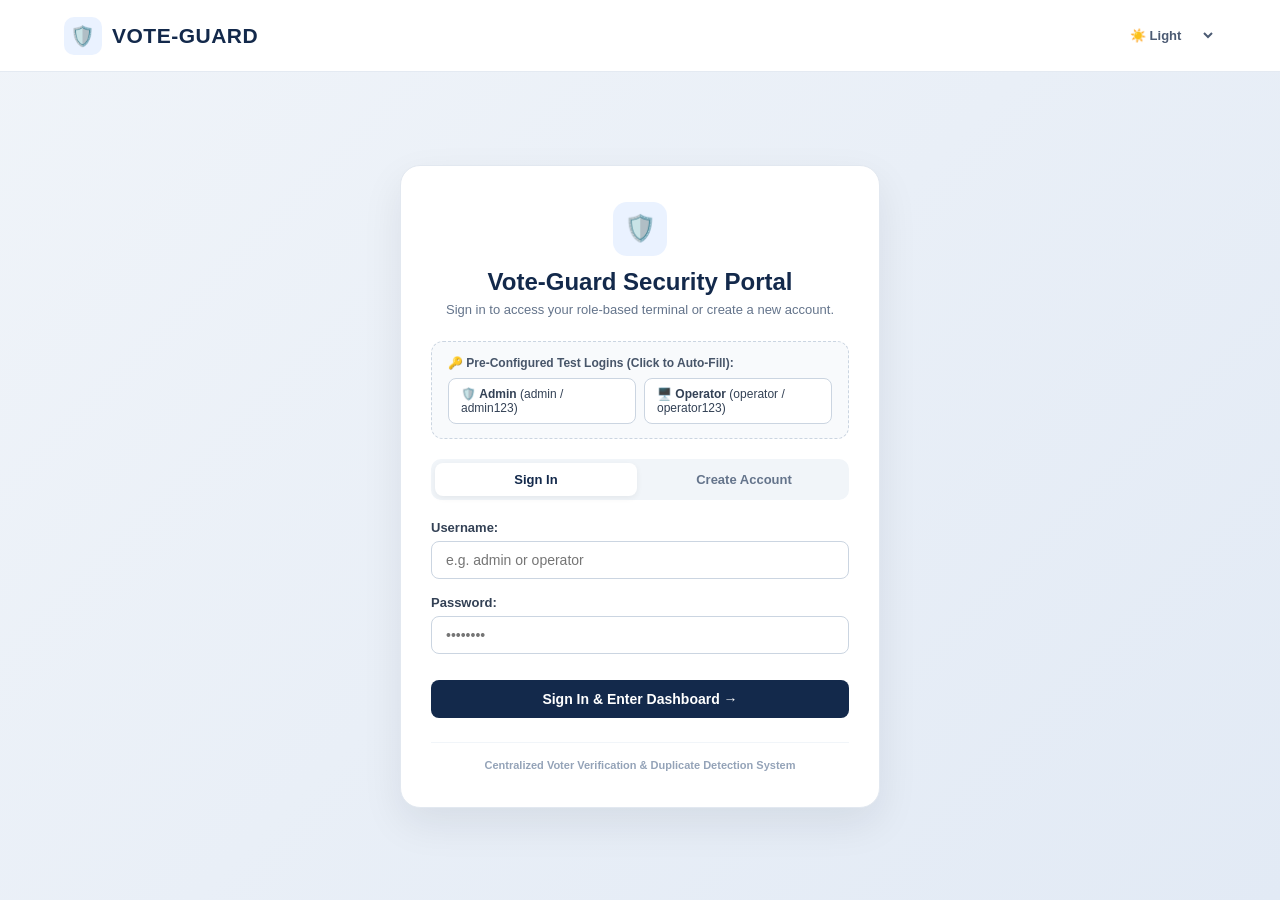
<file: index.html>
<!DOCTYPE html>
<html lang="en">
<head>
    <meta charset="UTF-8">
    <meta name="viewport" content="width=device-width, initial-scale=1.0">
    <title>Vote-Guard | Sign In & Authentication</title>
    <link rel="stylesheet" href="style.css">
    <script>
        (function() {
            const savedTheme = localStorage.getItem("voteGuardTheme") || "light";
            const isDark = savedTheme === "dark" || 
                (savedTheme === "system" && window.matchMedia("(prefers-color-scheme: dark)").matches);
            if (isDark) {
                document.documentElement.setAttribute("data-theme", "dark");
            } else {
                document.documentElement.setAttribute("data-theme", "light");
            }
        })();
    </script>
</head>
<body class="auth-page-body">

    <!-- Navbar -->
    <header class="navbar">
        <div class="logo">
            <span class="logo-icon">🛡️</span>
            <span>VOTE-GUARD</span>
        </div>
        <div class="theme-switcher">
            <select id="themeSelect" class="theme-select" aria-label="Theme Selection">
                <option value="light">☀️ Light</option>
                <option value="dark">🌙 Dark</option>
                <option value="system">💻 System</option>
            </select>
        </div>
    </header>

    <!-- Main Auth Card Container -->
    <main class="auth-wrapper">
        <div class="auth-card">
            
            <div class="auth-card-header">
                <div class="auth-logo-badge">🛡️</div>
                <h2>Vote-Guard Security Portal</h2>
                <p>Sign in to access your role-based terminal or create a new account.</p>
            </div>

            <!-- Public Demo Mode Banner (Active on GitHub Pages / ?demo=true) -->
            <div id="demoModeBanner" class="demo-mode-banner" style="display: none;">
                <div class="demo-banner-content">
                    <span class="demo-badge">🌐 PUBLIC DEMO MODE</span>
                    <span>Running client-side simulation. No backend or physical hardware required.</span>
                </div>
            </div>

            <!-- Pre-configured Credentials Quick-Fill Hint -->
            <div class="quick-credentials-box">
                <div class="quick-cred-title">🔑 Pre-Configured Test Logins (Click to Auto-Fill):</div>
                <div class="quick-cred-buttons">
                    <button type="button" id="fillAdminBtn" class="quick-cred-btn">
                        🛡️ <strong>Admin</strong> (admin / admin123)
                    </button>
                    <button type="button" id="fillOperatorBtn" class="quick-cred-btn">
                        🖥️ <strong>Operator</strong> (operator / operator123)
                    </button>
                </div>
            </div>

            <!-- Tab Switcher: Login vs Signup -->
            <div class="auth-tabs">
                <button type="button" id="tabLoginBtn" class="auth-tab-btn active">Sign In</button>
                <button type="button" id="tabSignupBtn" class="auth-tab-btn">Create Account</button>
            </div>

            <!-- 1. LOGIN FORM -->
            <form id="loginForm" class="auth-form-content">
                <div class="form-group">
                    <label for="loginUsername">Username:</label>
                    <input type="text" id="loginUsername" class="form-input" placeholder="e.g. admin or operator" required autocomplete="username">
                </div>

                <div class="form-group">
                    <label for="loginPassword">Password:</label>
                    <input type="password" id="loginPassword" class="form-input" placeholder="••••••••" required autocomplete="current-password">
                </div>

                <button type="submit" id="loginSubmitBtn" class="btn-primary" style="margin-top: 10px;">
                    Sign In & Enter Dashboard →
                </button>

                <div id="loginAlert" class="alert-box alert-error"></div>
            </form>

            <!-- 2. SIGNUP FORM -->
            <form id="signupForm" class="auth-form-content" style="display:none;">
                <div class="form-group">
                    <label for="signupFullName">Full Legal Name:</label>
                    <input type="text" id="signupFullName" class="form-input" placeholder="e.g. Officer Vikram Singh" required>
                </div>

                <div class="form-group">
                    <label for="signupUsername">Desired Username:</label>
                    <input type="text" id="signupUsername" class="form-input" placeholder="e.g. vikram_admin" required autocomplete="username">
                </div>

                <div class="form-group">
                    <label for="signupPassword">Password:</label>
                    <input type="password" id="signupPassword" class="form-input" placeholder="Create a secure password" required autocomplete="new-password">
                </div>

                <div class="form-group">
                    <label for="signupRole">Select System Role:</label>
                    <select id="signupRole" class="form-select" required>
                        <option value="operator">🖥️ Polling Operator (Live RFID Receiver Terminal)</option>
                        <option value="admin">🛡️ System Administrator (2FA Registration, Stats & Audit)</option>
                    </select>
                </div>

                <button type="submit" id="signupSubmitBtn" class="btn-primary" style="margin-top: 10px;">
                    Create Account & Continue →
                </button>

                <div id="signupAlert" class="alert-box alert-error"></div>
            </form>

            <div class="auth-card-footer">
                <span>Centralized Voter Verification & Duplicate Detection System</span>
            </div>

        </div>
    </main>

    <script src="demo-mock-engine.js"></script>
    <script src="auth.js"></script>
</body>
</html>
</file>
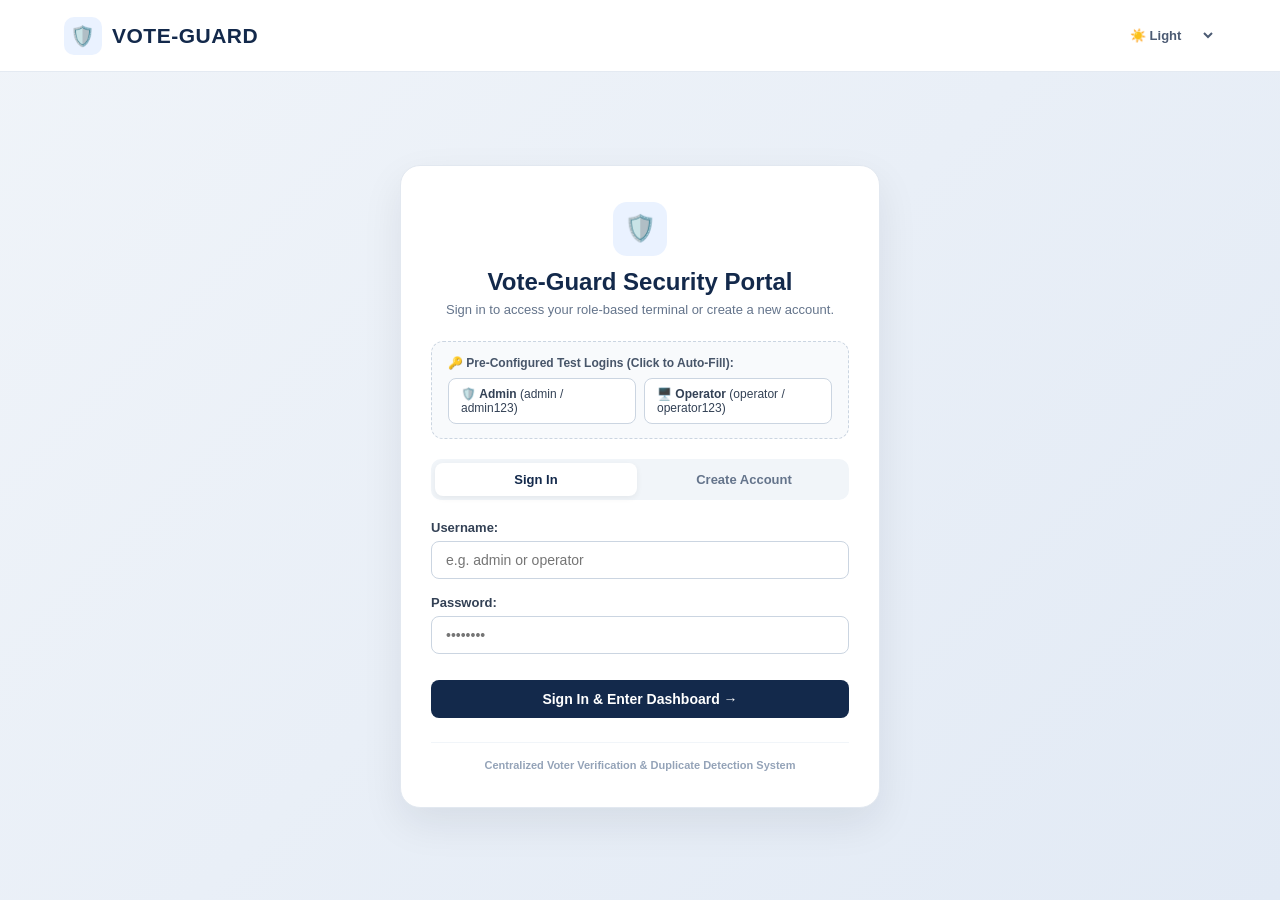
<file: admin.html>
<!DOCTYPE html>
<html lang="en">
<head>
    <meta charset="UTF-8">
    <meta name="viewport" content="width=device-width, initial-scale=1.0">
    <title>Vote-Guard | Admin Security & 2FA Console</title>
    <link rel="stylesheet" href="style.css">
    <script>
        (function() {
            const savedTheme = localStorage.getItem("voteGuardTheme") || "light";
            const isDark = savedTheme === "dark" || 
                (savedTheme === "system" && window.matchMedia("(prefers-color-scheme: dark)").matches);
            if (isDark) {
                document.documentElement.setAttribute("data-theme", "dark");
            } else {
                document.documentElement.setAttribute("data-theme", "light");
            }
        })();
    </script>
</head>
<body>

    <!-- ================= NAVBAR ================= -->
    <header class="navbar">
        <div class="logo">
            <span class="logo-icon">🛡️</span>
            <span>VOTE-GUARD</span>
        </div>

        <div class="admin-section">
            <div class="theme-switcher">
                <select id="themeSelect" class="theme-select" aria-label="Theme Selection">
                    <option value="light">☀️ Light</option>
                    <option value="dark">🌙 Dark</option>
                    <option value="system">💻 System</option>
                </select>
            </div>

            <!-- Role Badge -->
            <span class="role-badge role-badge-admin">🛡️ Role: Administrator</span>
            <span id="adminNameDisplay" class="admin-name">System Administrator</span>

            <a href="operator.html" class="logout-btn" style="text-decoration:none;">🖥️ Operator Screen</a>
            <button id="logoutBtn" class="logout-btn">Logout</button>
        </div>
    </header>

    <!-- ================= MAIN ADMIN CONTENT ================= -->
    <main class="dashboard">

        <!-- Page Heading -->
        <div class="page-heading">
            <div>
                <h1>Admin Security Console</h1>
                <p>Centralized Voter Management, 2FA KYC Credential Registry & Tamper-Evident Audit Storage</p>
            </div>

            <div class="system-status">
                <span class="status-dot"></span>
                <span id="systemStatusText">MySQL Connected</span>
            </div>
        </div>

        <!-- Public Demo Mode Informational Banner -->
        <div id="demoAdminBanner" class="demo-admin-banner" style="display: none;">
            <div class="demo-admin-banner-inner">
                <div>
                    <div style="display: flex; align-items: center; gap: 8px; margin-bottom: 4px;">
                        <span class="demo-badge">🌐 PUBLIC DEMO MODE</span>
                        <strong>Interactive In-Browser Simulation Active</strong>
                    </div>
                    <p style="font-size: 13px; color: #475569; margin: 0;">
                        Simulating centralized MySQL database, 2FA KYC registry, and tamper-evident audit storage in localStorage. All changes are local to your browser.
                    </p>
                </div>
                <button type="button" id="demoResetStorageBtn" class="reset-btn" style="color: #d64545; border-color: #fca5a5; background: #fff5f5;">
                    🔄 Reset All Demo Data
                </button>
            </div>
        </div>

        <!-- ================= STAT CARDS ================= -->
        <section class="stats-container">

            <div class="stat-card">
                <div class="stat-icon">👥</div>
                <div>
                    <p>Total Registered Voters</p>
                    <h2 id="totalVoters">0</h2>
                </div>
            </div>

            <div class="stat-card">
                <div class="stat-icon">✓</div>
                <div>
                    <p>Votes Recorded</p>
                    <h2 id="votesRecorded">0</h2>
                </div>
            </div>

            <div class="stat-card">
                <div class="stat-icon">◷</div>
                <div>
                    <p>Pending Votes</p>
                    <h2 id="pendingVotes">0</h2>
                </div>
            </div>

            <div class="stat-card">
                <div class="stat-icon">⚠</div>
                <div>
                    <p>Duplicate Fraud Blocked</p>
                    <h2 id="fraudAttempts">0</h2>
                </div>
            </div>

        </section>

        <!-- ================= 2FA REGISTRATION & CREDENTIALS ================= -->
        <div class="admin-grid">

            <!-- 1. REGISTER VOTER WITH 2FA CREDENTIAL BINDING -->
            <div class="admin-box">
                <div class="admin-box-header">
                    <h3>🛡️ Register Voter & Bind 2FA Credentials</h3>
                    <span class="badge-pill badge-assigned">2FA Protected</span>
                </div>

                <p style="font-size: 13px; color: #64748b; margin-bottom: 16px;">
                    Bind a physical RFID UID to verified Aadhaar and Election Commission (EPIC) credentials.
                    The system prohibits registering multiple UIDs to the same citizen identity.
                </p>

                <form id="voterRegistrationForm">

                    <div class="form-group">
                        <label for="regRfidUid">Physical RFID Tag UID: *</label>
                        <div style="display: flex; gap: 8px;">
                            <input type="text" id="regRfidUid" class="form-input" placeholder="e.g. 8A4F123B or tap on reader" required>
                            <button type="button" id="tapToFillBtn" class="logout-btn" style="white-space: nowrap; padding: 0 14px; font-size: 13px;">📡 Tap to Capture</button>
                        </div>
                    </div>

                    <div class="form-group">
                        <label for="regVoterName">Citizen Full Name: *</label>
                        <input type="text" id="regVoterName" class="form-input" placeholder="e.g. Aman Patel" required>
                    </div>

                    <div class="form-grid-2">
                        <div class="form-group">
                            <label for="regAadhar">Aadhaar Number (12 digits): *</label>
                            <input type="text" id="regAadhar" class="form-input" placeholder="e.g. 234567890123" required>
                        </div>

                        <div class="form-group">
                            <label for="regEpic">Election Card / EPIC: *</label>
                            <input type="text" id="regEpic" class="form-input" placeholder="e.g. VGD1000002" required>
                        </div>
                    </div>

                    <div class="form-group">
                        <label for="regPhone">Mobile Number (Dummy 2FA Contact):</label>
                        <input type="text" id="regPhone" class="form-input" placeholder="e.g. 9876543211">
                    </div>

                    <button type="submit" id="submitRegBtn" class="btn-primary" style="margin-top: 10px;">
                        🛡️ Verify Credentials & Register RFID UID
                    </button>

                </form>

                <!-- 2FA Alert Box -->
                <div id="regAlertBox" class="alert-box"></div>

            </div>


            <!-- 2. 2FA GOVERNMENT KYC CREDENTIALS REGISTRY -->
            <div class="admin-box">
                <div class="admin-box-header">
                    <h3>📋 2FA Citizen KYC Credentials</h3>
                    <span id="credAvailableCount" class="badge-pill badge-unassigned">0 Unassigned</span>
                </div>

                <p style="font-size: 13px; color: #64748b; margin-bottom: 14px;">
                    Pre-authorized government identities. When an identity is assigned, it cannot be rebound to another card.
                </p>

                <div class="table-container" style="max-height: 380px; overflow-y: auto;">
                    <table>
                        <thead>
                            <tr>
                                <th>Citizen Name</th>
                                <th>Aadhaar</th>
                                <th>Election Card</th>
                                <th>2FA Assignment</th>
                            </tr>
                        </thead>
                        <tbody id="credentialsTableBody">
                            <tr>
                                <td colspan="4" class="empty-row">Loading credentials...</td>
                            </tr>
                        </tbody>
                    </table>
                </div>

            </div>

        </div>


        <!-- ================= 3. OFFICIAL REGISTERED VOTERS DIRECTORY ================= -->
        <section class="recent-section" style="margin-bottom: 30px;">
            <div class="section-header">
                <div>
                    <h2>Official Registered Voters Directory</h2>
                    <p>Citizens registered to vote at this polling station.</p>
                </div>
                <button id="refreshVotersBtn" class="reset-btn">
                    🔄 Refresh Voters
                </button>
            </div>

            <div class="table-container">
                <table>
                    <thead>
                        <tr>
                            <th>Voter ID</th>
                            <th>Citizen Name</th>
                            <th>Aadhaar Number</th>
                            <th>Assigned RFID UID</th>
                            <th>Voting Status</th>
                            <th>Voted Timestamp</th>
                        </tr>
                    </thead>
                    <tbody id="votersTableBody">
                        <tr>
                            <td colspan="6" class="empty-row">Loading voters...</td>
                        </tr>
                    </tbody>
                </table>
            </div>
        </section>


        <!-- ================= 4. RECORDED VOTED RFIDs ================= -->
        <div class="recorded-card" style="margin-bottom: 30px;">
            <div class="card-header">
                <div>
                    <h2>Recorded Voted Cards</h2>
                    <p>RFID UIDs that have already cast their vote.</p>
                </div>
                <span class="recorded-count" id="recordedCount">0 Voters</span>
            </div>
            <div class="recorded-list" id="recordedVotersTable">
                <div class="no-recorded">No votes recorded yet.</div>
            </div>
        </div>


        <!-- ================= 5. PERMANENT SYSTEM AUDIT TRAIL ================= -->
        <section class="recent-section">
            <div class="section-header">
                <div>
                    <h2>Permanent System Audit Trail</h2>
                    <p>Tamper-evident chronological log of all votes, duplicate attempts, and admin events.</p>
                </div>
                <div style="display: flex; gap: 10px;">
                    <button id="resetVotesBtn" class="reset-btn" style="color: #d64545; border-color: #fca5a5;">
                        ⚠️ Reset Voting Statuses (Demo Mode)
                    </button>
                    <button id="refreshAuditBtn" class="reset-btn">
                        🔄 Refresh Logs
                    </button>
                </div>
            </div>

            <div class="table-container">
                <table>
                    <thead>
                        <tr>
                            <th>Log ID</th>
                            <th>Event Type</th>
                            <th>RFID UID</th>
                            <th>Status</th>
                            <th>Forensic Details</th>
                            <th>Timestamp</th>
                        </tr>
                    </thead>
                    <tbody id="auditTableBody">
                        <tr>
                            <td colspan="6" class="empty-row">Loading audit logs...</td>
                        </tr>
                    </tbody>
                </table>
            </div>
        </section>

    </main>

    <script src="demo-mock-engine.js"></script>
    <script src="admin.js"></script>
</body>
</html>
</file>
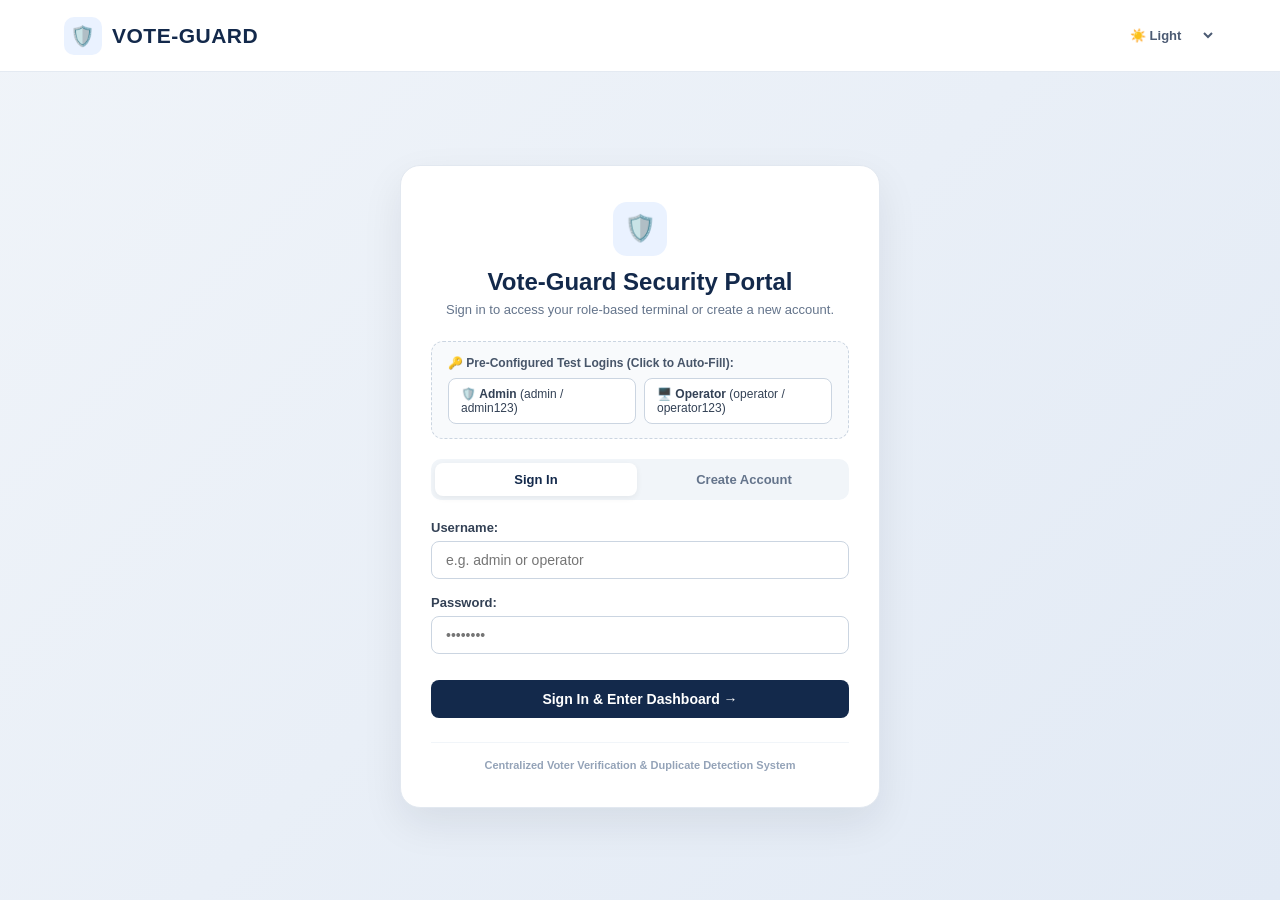
<file: login.html>
<!DOCTYPE html>
<html lang="en">
<head>
    <meta charset="UTF-8">
    <meta name="viewport" content="width=device-width, initial-scale=1.0">
    <title>Vote-Guard | Sign In & Authentication</title>
    <link rel="stylesheet" href="style.css">
    <script>
        (function() {
            const savedTheme = localStorage.getItem("voteGuardTheme") || "light";
            const isDark = savedTheme === "dark" || 
                (savedTheme === "system" && window.matchMedia("(prefers-color-scheme: dark)").matches);
            if (isDark) {
                document.documentElement.setAttribute("data-theme", "dark");
            } else {
                document.documentElement.setAttribute("data-theme", "light");
            }
        })();
    </script>
</head>
<body class="auth-page-body">

    <!-- Navbar -->
    <header class="navbar">
        <div class="logo">
            <span class="logo-icon">🛡️</span>
            <span>VOTE-GUARD</span>
        </div>
        <div class="theme-switcher">
            <select id="themeSelect" class="theme-select" aria-label="Theme Selection">
                <option value="light">☀️ Light</option>
                <option value="dark">🌙 Dark</option>
                <option value="system">💻 System</option>
            </select>
        </div>
    </header>

    <!-- Main Auth Card Container -->
    <main class="auth-wrapper">
        <div class="auth-card">
            
            <div class="auth-card-header">
                <div class="auth-logo-badge">🛡️</div>
                <h2>Vote-Guard Security Portal</h2>
                <p>Sign in to access your role-based terminal or create a new account.</p>
            </div>

            <!-- Public Demo Mode Banner (Active on GitHub Pages / ?demo=true) -->
            <div id="demoModeBanner" class="demo-mode-banner" style="display: none;">
                <div class="demo-banner-content">
                    <span class="demo-badge">🌐 PUBLIC DEMO MODE</span>
                    <span>Running client-side simulation. No backend or physical hardware required.</span>
                </div>
            </div>

            <!-- Pre-configured Credentials Quick-Fill Hint -->
            <div class="quick-credentials-box">
                <div class="quick-cred-title">🔑 Pre-Configured Test Logins (Click to Auto-Fill):</div>
                <div class="quick-cred-buttons">
                    <button type="button" id="fillAdminBtn" class="quick-cred-btn">
                        🛡️ <strong>Admin</strong> (admin / admin123)
                    </button>
                    <button type="button" id="fillOperatorBtn" class="quick-cred-btn">
                        🖥️ <strong>Operator</strong> (operator / operator123)
                    </button>
                </div>
            </div>

            <!-- Tab Switcher: Login vs Signup -->
            <div class="auth-tabs">
                <button type="button" id="tabLoginBtn" class="auth-tab-btn active">Sign In</button>
                <button type="button" id="tabSignupBtn" class="auth-tab-btn">Create Account</button>
            </div>

            <!-- 1. LOGIN FORM -->
            <form id="loginForm" class="auth-form-content">
                <div class="form-group">
                    <label for="loginUsername">Username:</label>
                    <input type="text" id="loginUsername" class="form-input" placeholder="e.g. admin or operator" required autocomplete="username">
                </div>

                <div class="form-group">
                    <label for="loginPassword">Password:</label>
                    <input type="password" id="loginPassword" class="form-input" placeholder="••••••••" required autocomplete="current-password">
                </div>

                <button type="submit" id="loginSubmitBtn" class="btn-primary" style="margin-top: 10px;">
                    Sign In & Enter Dashboard →
                </button>

                <div id="loginAlert" class="alert-box alert-error"></div>
            </form>

            <!-- 2. SIGNUP FORM -->
            <form id="signupForm" class="auth-form-content" style="display:none;">
                <div class="form-group">
                    <label for="signupFullName">Full Legal Name:</label>
                    <input type="text" id="signupFullName" class="form-input" placeholder="e.g. Officer Vikram Singh" required>
                </div>

                <div class="form-group">
                    <label for="signupUsername">Desired Username:</label>
                    <input type="text" id="signupUsername" class="form-input" placeholder="e.g. vikram_admin" required autocomplete="username">
                </div>

                <div class="form-group">
                    <label for="signupPassword">Password:</label>
                    <input type="password" id="signupPassword" class="form-input" placeholder="Create a secure password" required autocomplete="new-password">
                </div>

                <div class="form-group">
                    <label for="signupRole">Select System Role:</label>
                    <select id="signupRole" class="form-select" required>
                        <option value="operator">🖥️ Polling Operator (Live RFID Receiver Terminal)</option>
                        <option value="admin">🛡️ System Administrator (2FA Registration, Stats & Audit)</option>
                    </select>
                </div>

                <button type="submit" id="signupSubmitBtn" class="btn-primary" style="margin-top: 10px;">
                    Create Account & Continue →
                </button>

                <div id="signupAlert" class="alert-box alert-error"></div>
            </form>

            <div class="auth-card-footer">
                <span>Centralized Voter Verification & Duplicate Detection System</span>
            </div>

        </div>
    </main>

    <script src="demo-mock-engine.js"></script>
    <script src="auth.js"></script>
</body>
</html>
</file>
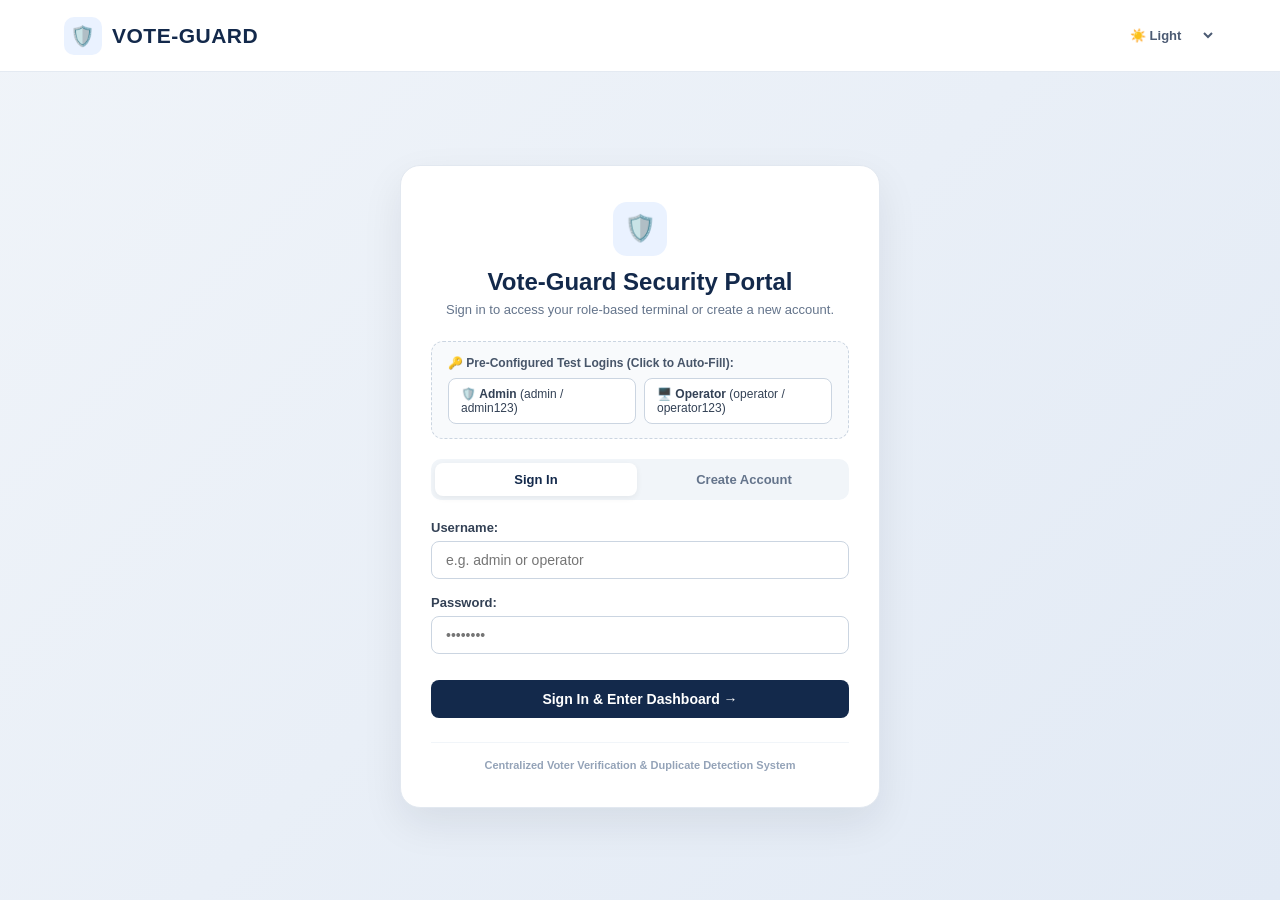
<file: operator.html>
<!DOCTYPE html>
<html lang="en">
<head>
    <meta charset="UTF-8">
    <meta name="viewport" content="width=device-width, initial-scale=1.0">
    <title>Vote-Guard | Polling Booth Operator Terminal</title>
    <link rel="stylesheet" href="style.css">
    <script>
        (function() {
            const savedTheme = localStorage.getItem("voteGuardTheme") || "light";
            const isDark = savedTheme === "dark" || 
                (savedTheme === "system" && window.matchMedia("(prefers-color-scheme: dark)").matches);
            if (isDark) {
                document.documentElement.setAttribute("data-theme", "dark");
            } else {
                document.documentElement.setAttribute("data-theme", "light");
            }
        })();
    </script>
</head>
<body>

    <!-- ================= NAVBAR ================= -->
    <header class="navbar">
        <div class="logo">
            <span class="logo-icon">🛡️</span>
            <span>VOTE-GUARD</span>
        </div>

        <div class="admin-section">
            <div class="theme-switcher">
                <select id="themeSelect" class="theme-select" aria-label="Theme Selection">
                    <option value="light">☀️ Light</option>
                    <option value="dark">🌙 Dark</option>
                    <option value="system">💻 System</option>
                </select>
            </div>

            <!-- Role Badge -->
            <span class="role-badge role-badge-kiosk">🖥️ Operator Mode</span>
            <span id="operatorNameDisplay" class="admin-name">Polling Officer</span>

            <button id="logoutBtn" class="logout-btn">Logout</button>
        </div>
    </header>

    <!-- ================= MAIN OPERATOR VIEW ================= -->
    <main class="dashboard">

        <!-- Public Demo Mode Banner -->
        <div id="demoOperatorBanner" class="demo-mode-banner" style="display: none; margin-bottom: 20px;">
            <div class="demo-banner-content">
                <span class="demo-badge">🌐 PUBLIC DEMO MODE</span>
                <span>Hardware simulation active. Use the Interactive RFID Simulator below to test card scans.</span>
            </div>
        </div>

        <!-- Page Heading & Hardware Connection Bar -->
        <div class="page-heading">
            <div>
                <h1>Polling Booth Operator Terminal</h1>
                <p>Live Hardware Receiver Sync — Automatic Physical RFID Voter Verification</p>
            </div>

            <div style="display: flex; align-items: center; gap: 12px;">
                <button type="button" id="connectSerialBtn" class="btn-secondary" style="padding: 8px 16px; font-size: 13px; width: auto;">
                    🔌 USB Serial (Optional Debug)
                </button>
                <div class="system-status">
                    <span id="receiverStatusDot" class="status-dot"></span>
                    <span id="receiverStatusText">Wi-Fi Standby</span>
                </div>
            </div>
        </div>

        <!-- ================= THE SINGLE CENTRAL RESULT DISPLAY ================= -->
        <div class="operator-container">
            
            <div id="operatorResultCard" class="operator-result-card state-idle">
                <div id="stateIcon" class="state-icon">📡</div>
                <div id="stateTitle" class="state-title">Ready for Voter RFID Card</div>
                <div id="stateDesc" class="state-desc">
                    Waiting for physical RFID scan from DevKit V1 receiver... Tap voter card on scanner.
                </div>

                <!-- Synchronized Hardware Indicator Bar -->
                <div class="operator-led-sync-bar">
                    <div class="hw-lamp">
                        <div id="ledGreen" class="hw-lamp-dot hw-lamp-green"></div>
                        <span>GREEN (Vote Done)</span>
                    </div>
                    <div class="hw-lamp">
                        <div id="ledYellow" class="hw-lamp-dot hw-lamp-yellow"></div>
                        <span>YELLOW (Not Registered)</span>
                    </div>
                    <div class="hw-lamp">
                        <div id="ledRed" class="hw-lamp-dot hw-lamp-red"></div>
                        <span>RED (Duplicate Vote)</span>
                    </div>
                    <div id="buzzerIndicator" class="hw-buzzer">
                        🔊 BUZZER IDLE
                    </div>
                </div>
            </div>

            <!-- Interactive Demo Mode Hardware Simulator -->
            <div id="demoSimulatorCard" class="demo-simulator-card" style="display: none;">
                <div class="demo-sim-header">
                    <div class="demo-sim-title">
                        <span>🎮</span>
                        <strong>RFID HARDWARE SIMULATOR (Public Demo Mode)</strong>
                    </div>
                    <span class="demo-badge demo-badge-subtle">ESP32 + RC522 Simulation</span>
                </div>
                <p class="demo-sim-subtitle">
                    Simulate physical RFID tag scans on the RC522 reader. Click any pre-configured scenario or enter a custom UID to test duplicate detection and access control:
                </p>
                <div class="demo-sim-buttons">
                    <button type="button" id="simValidCardBtn" class="sim-btn sim-btn-valid">
                        🟢 Tap Valid Card: Aman Patel (71411605)
                    </button>
                    <button type="button" id="simDuplicateCardBtn" class="sim-btn sim-btn-duplicate">
                        🔴 Tap Already Voted Card: Rajesh Kumar (B2C3D4E5)
                    </button>
                    <button type="button" id="simUnregisteredCardBtn" class="sim-btn sim-btn-unregistered">
                        🟡 Tap Unregistered Card: Unknown Tag (99AABBCC)
                    </button>
                </div>
                <div class="demo-sim-custom">
                    <label for="simCustomUid">Or test a custom RFID UID (e.g. Priya Sharma 8A4F123B or new hex):</label>
                    <div style="display: flex; gap: 8px;">
                        <input type="text" id="simCustomUid" class="form-input" placeholder="e.g. 8A4F123B" style="text-transform: uppercase;">
                        <button type="button" id="simCustomUidBtn" class="btn-primary" style="white-space: nowrap; width: auto; padding: 0 18px;">
                            📡 Tap Card
                        </button>
                    </div>
                </div>
                <div class="demo-sim-footer">
                    <span>⚡ In Full-Stack Mode, this terminal connects directly to the physical ESP32 via Wi-Fi or USB Serial.</span>
                    <button type="button" id="resetDemoVotesBtn" class="sim-btn-reset">🔄 Reset Voting Flags</button>
                </div>
            </div>

            <!-- Hardware Live Sync Details -->
            <div style="margin-top: 20px; font-size: 13px; color: #64748b; line-height: 1.6;">
                <div>⚡ <strong>Hardware Setup:</strong> ESP32 DevKit V1 + RC522 RFID Reader (SPI: D5, D18, D19, D23, D4)</div>
                <div>💡 <strong>LED Outputs:</strong> Green (GPIO 25), Red (GPIO 26), Yellow (GPIO 27) | 🔊 <strong>Buzzer:</strong> GPIO 32</div>
            </div>

        </div>

    </main>

    <script src="demo-mock-engine.js"></script>
    <script src="operator.js"></script>
</body>
</html>
</file>
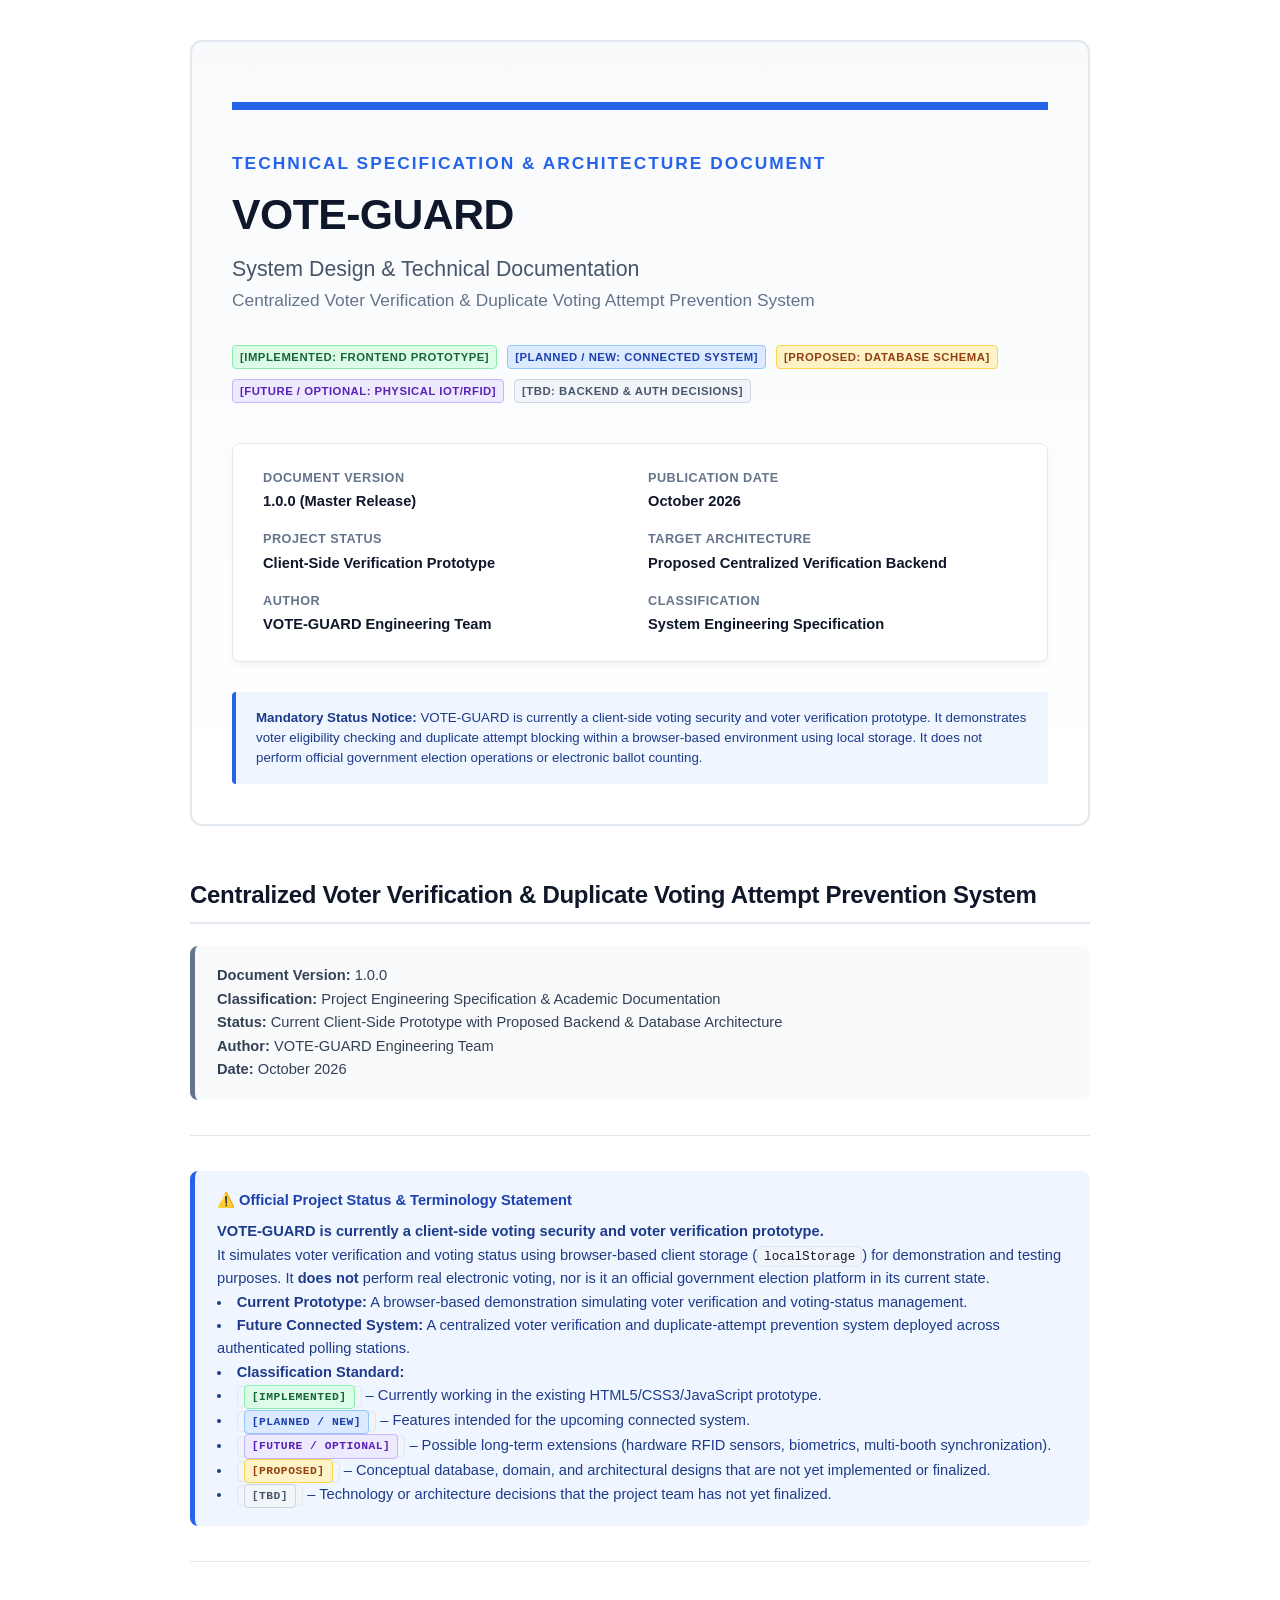
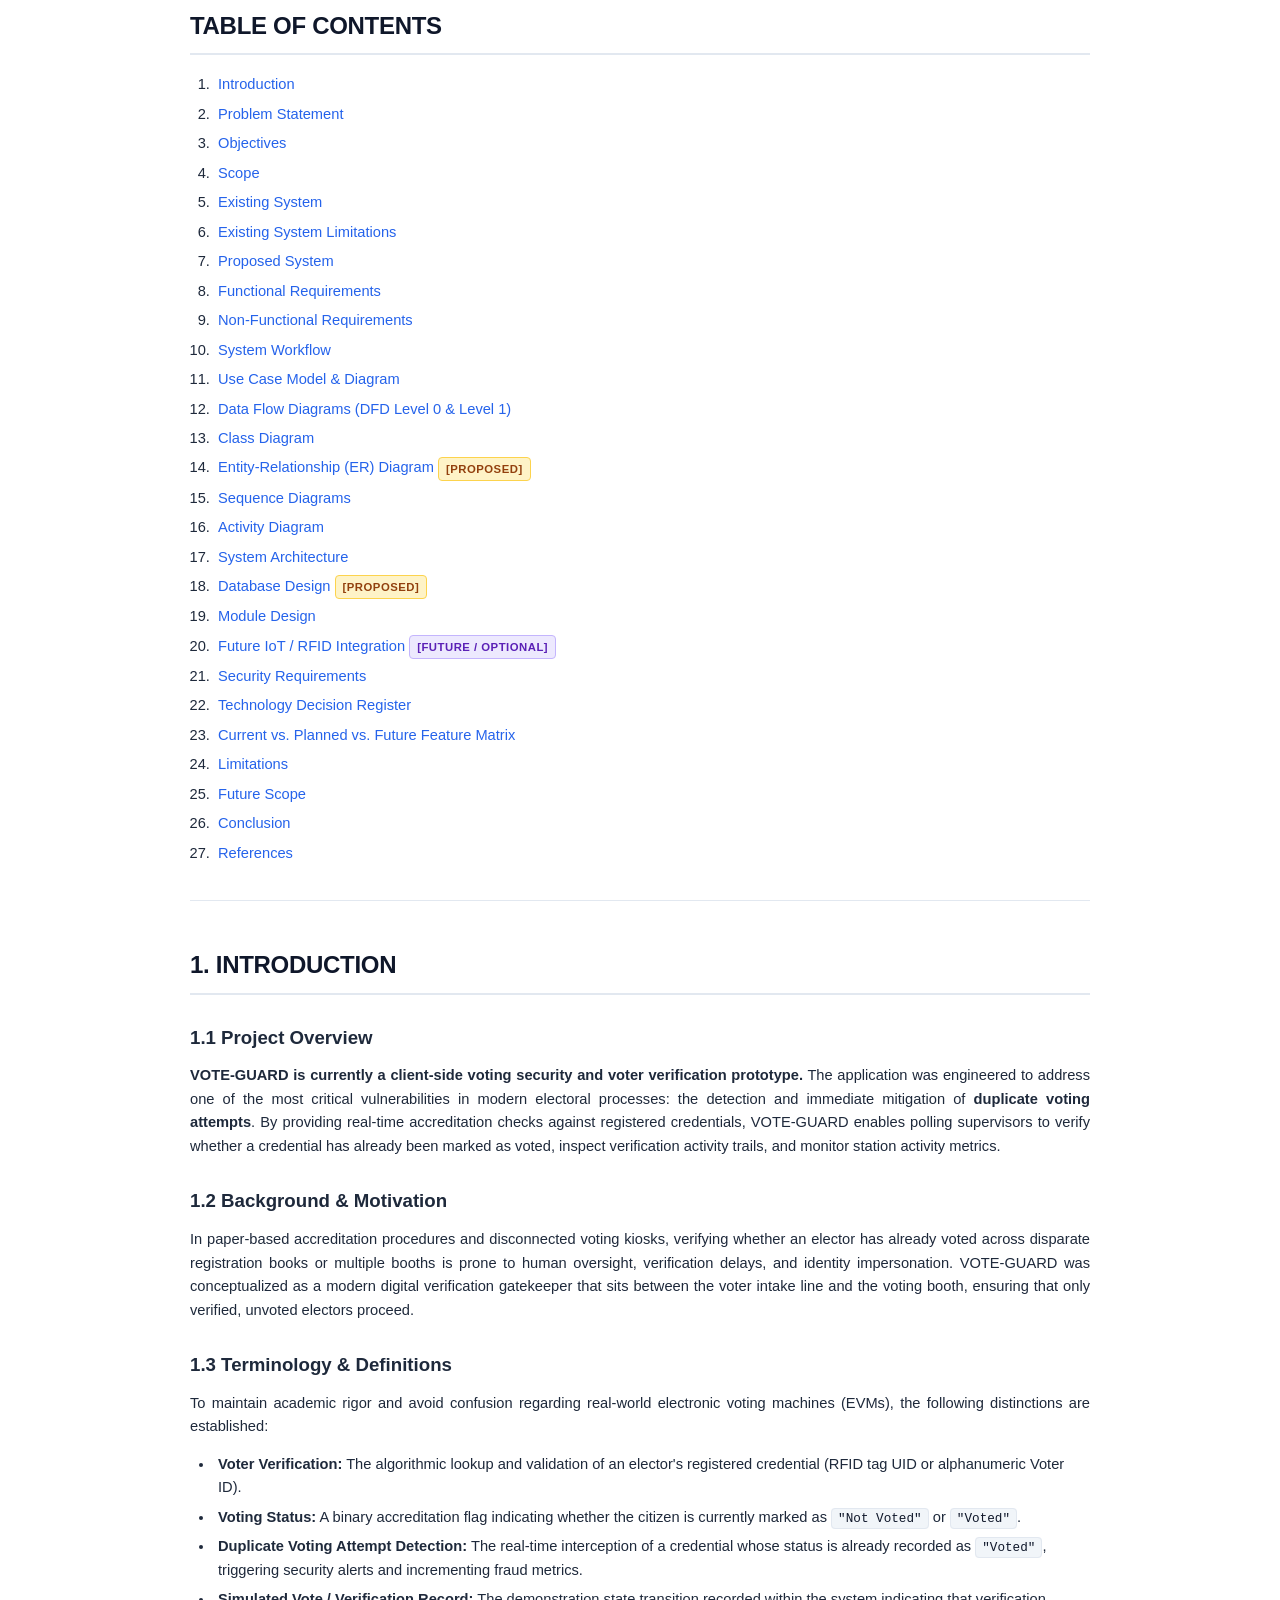
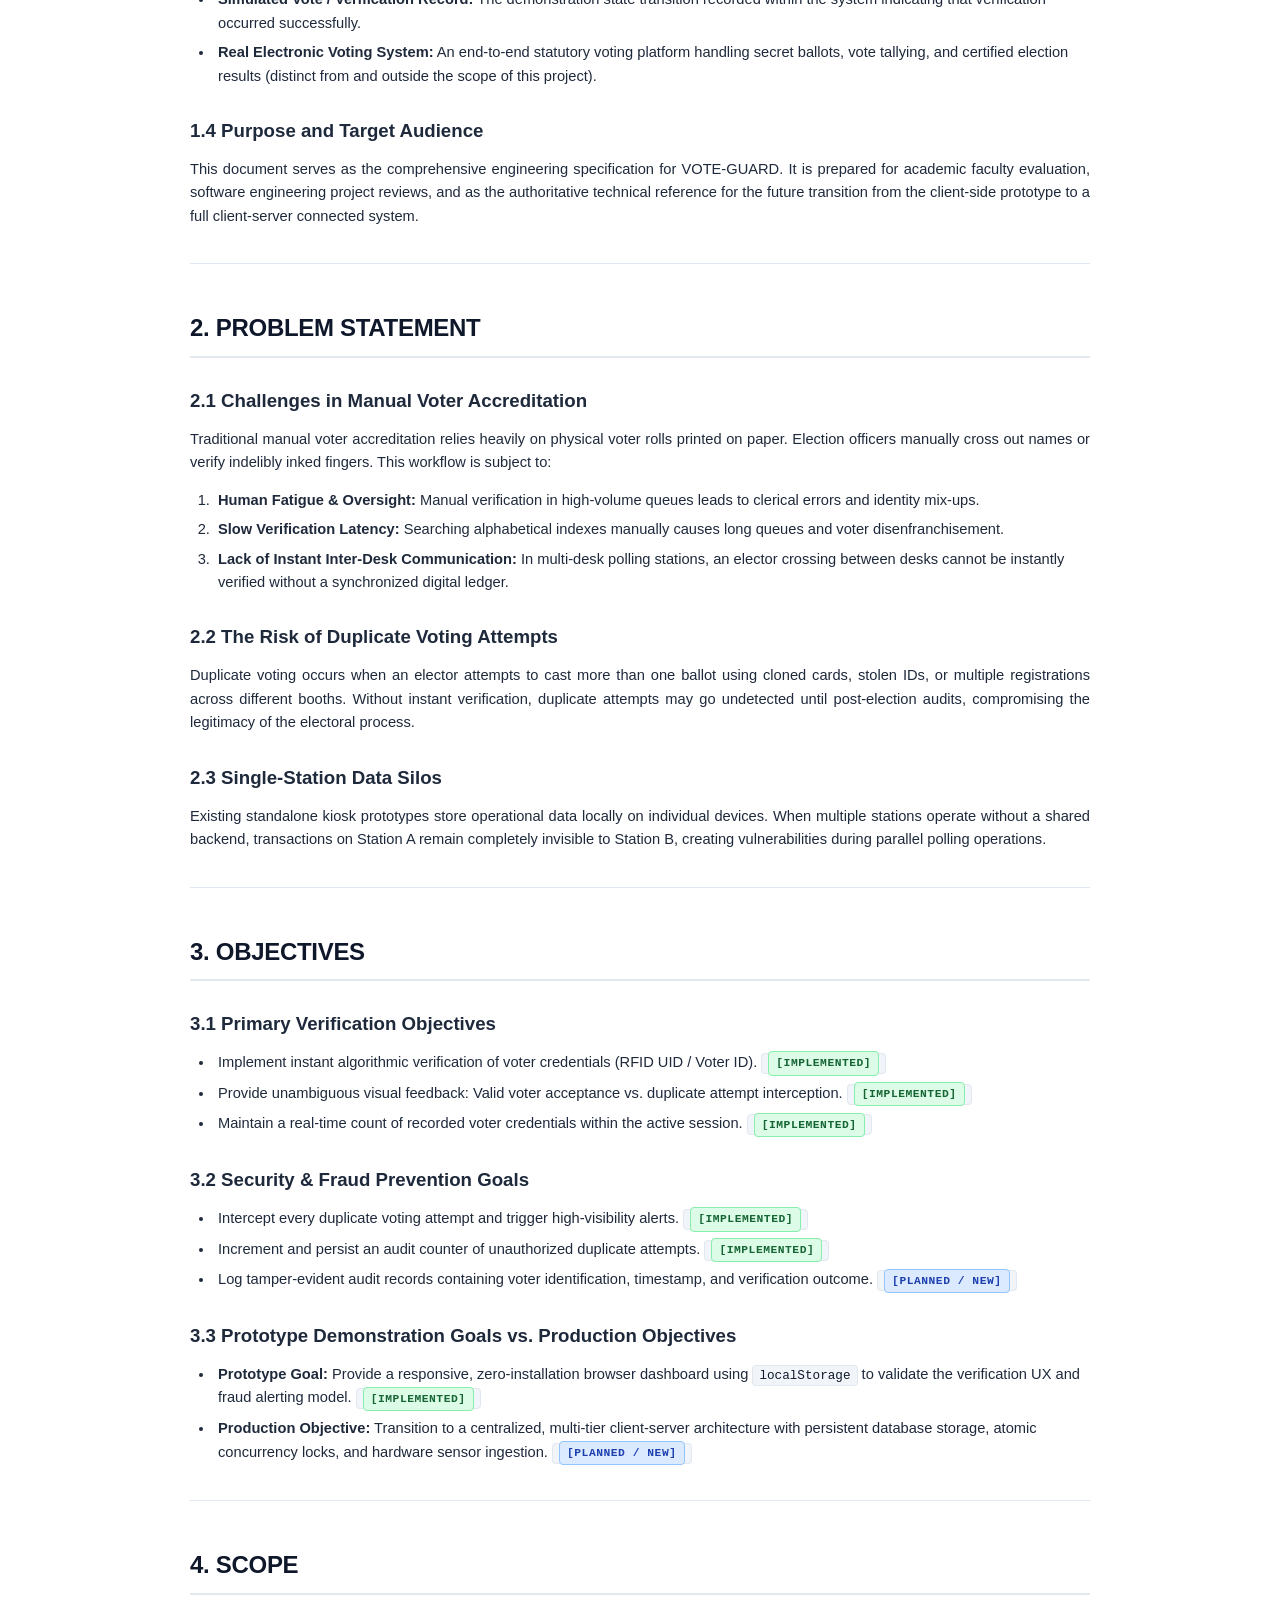
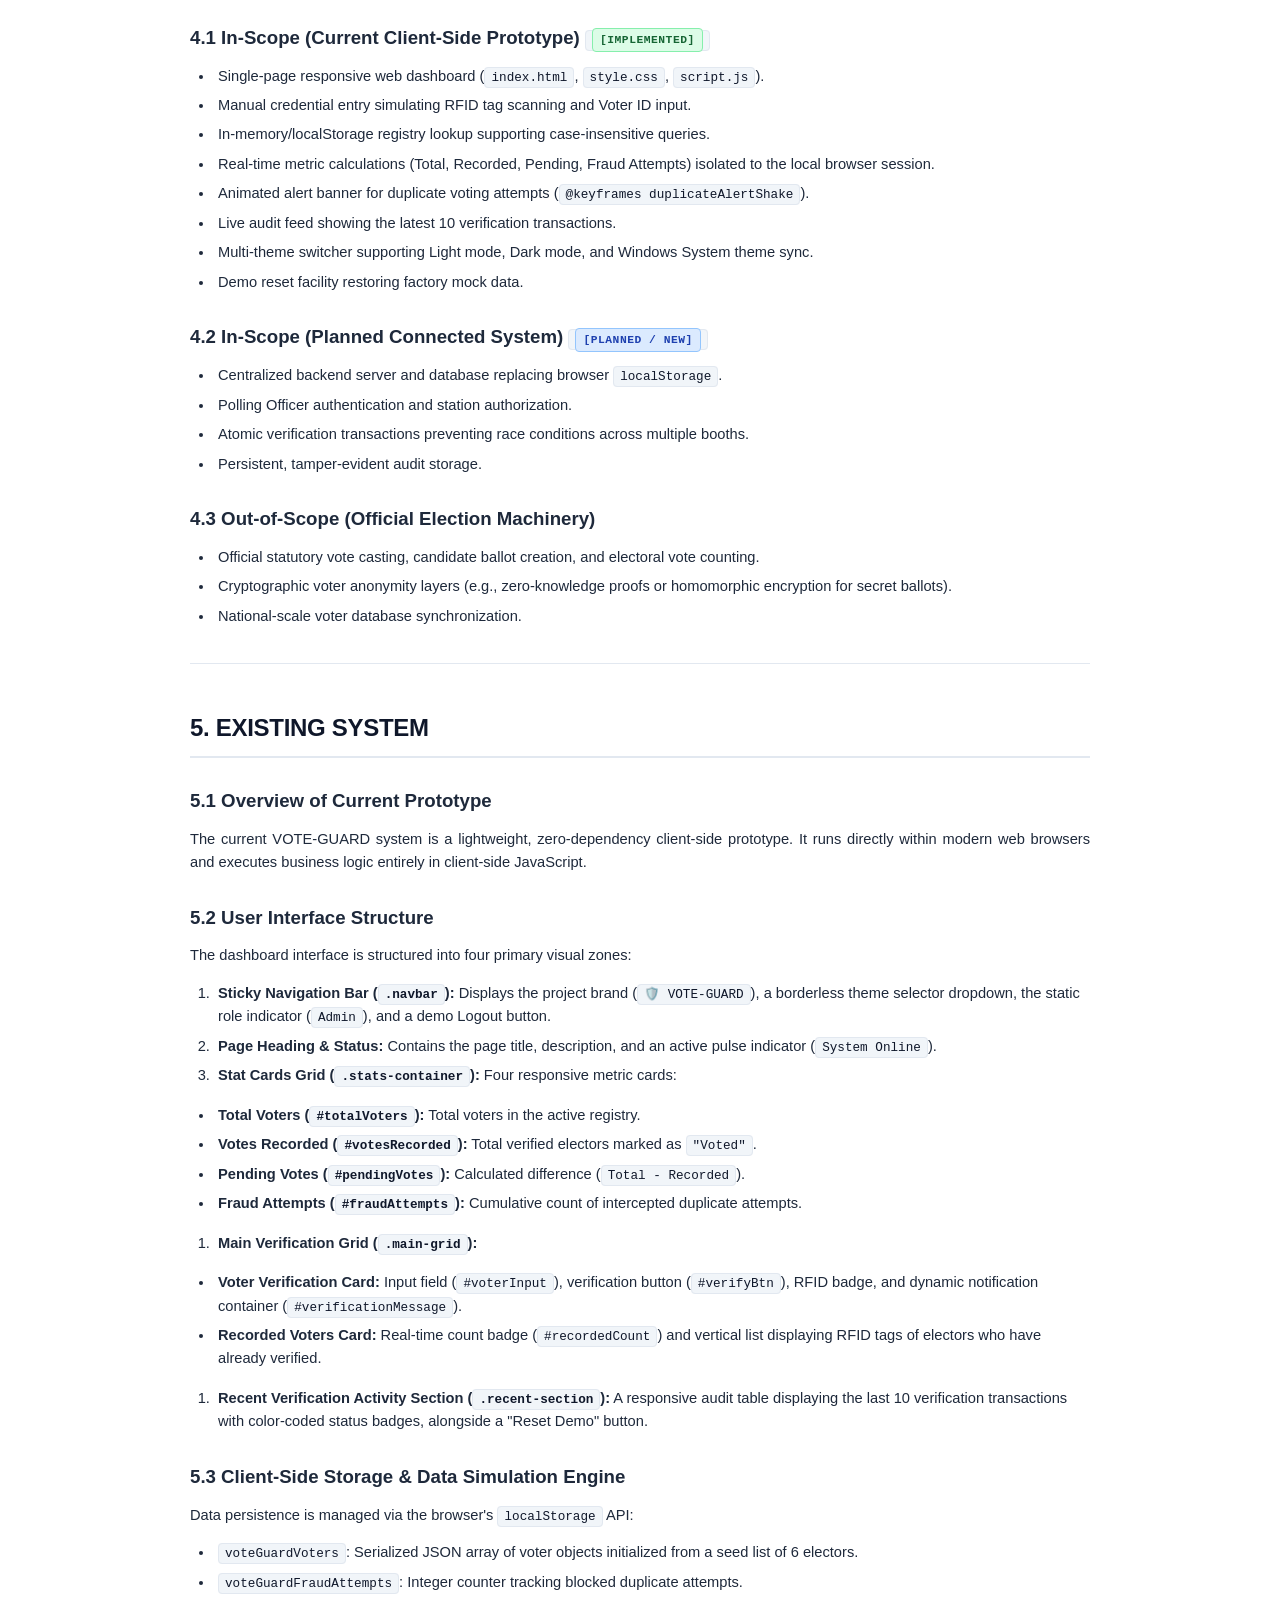
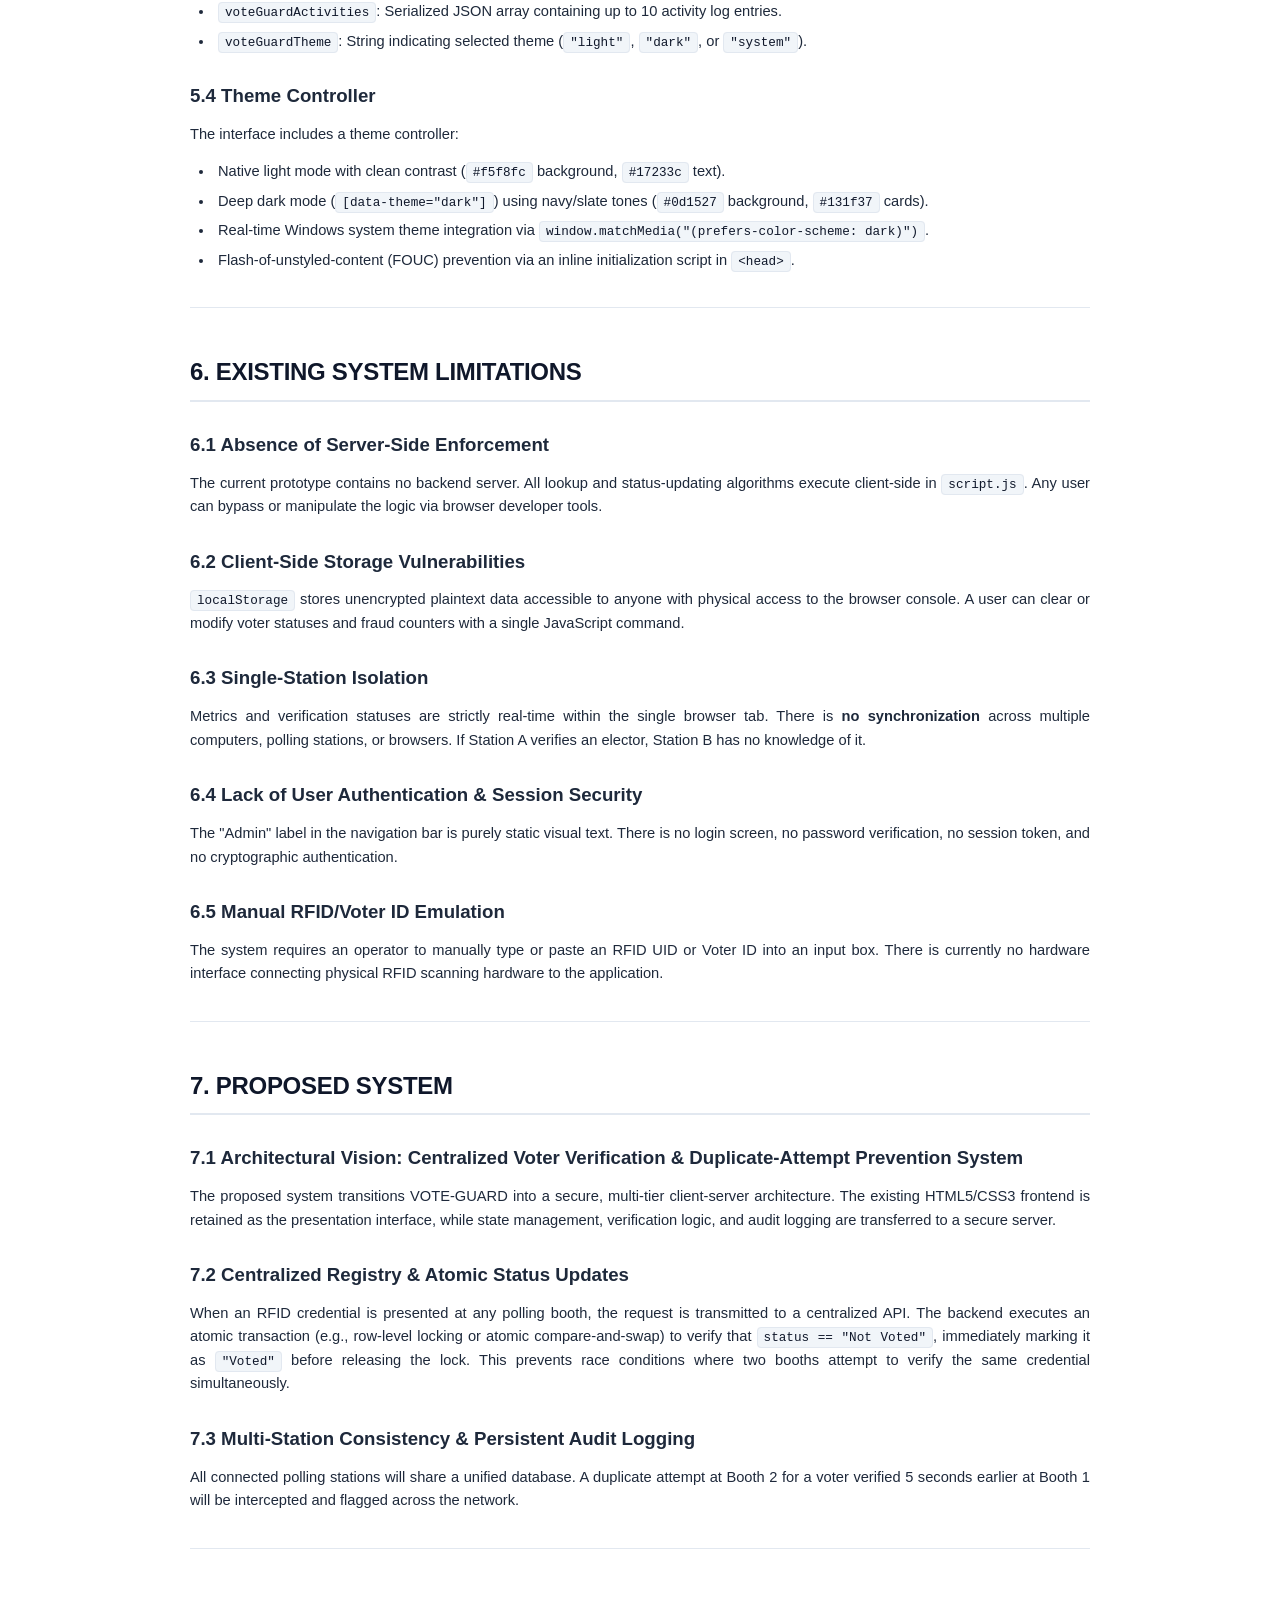
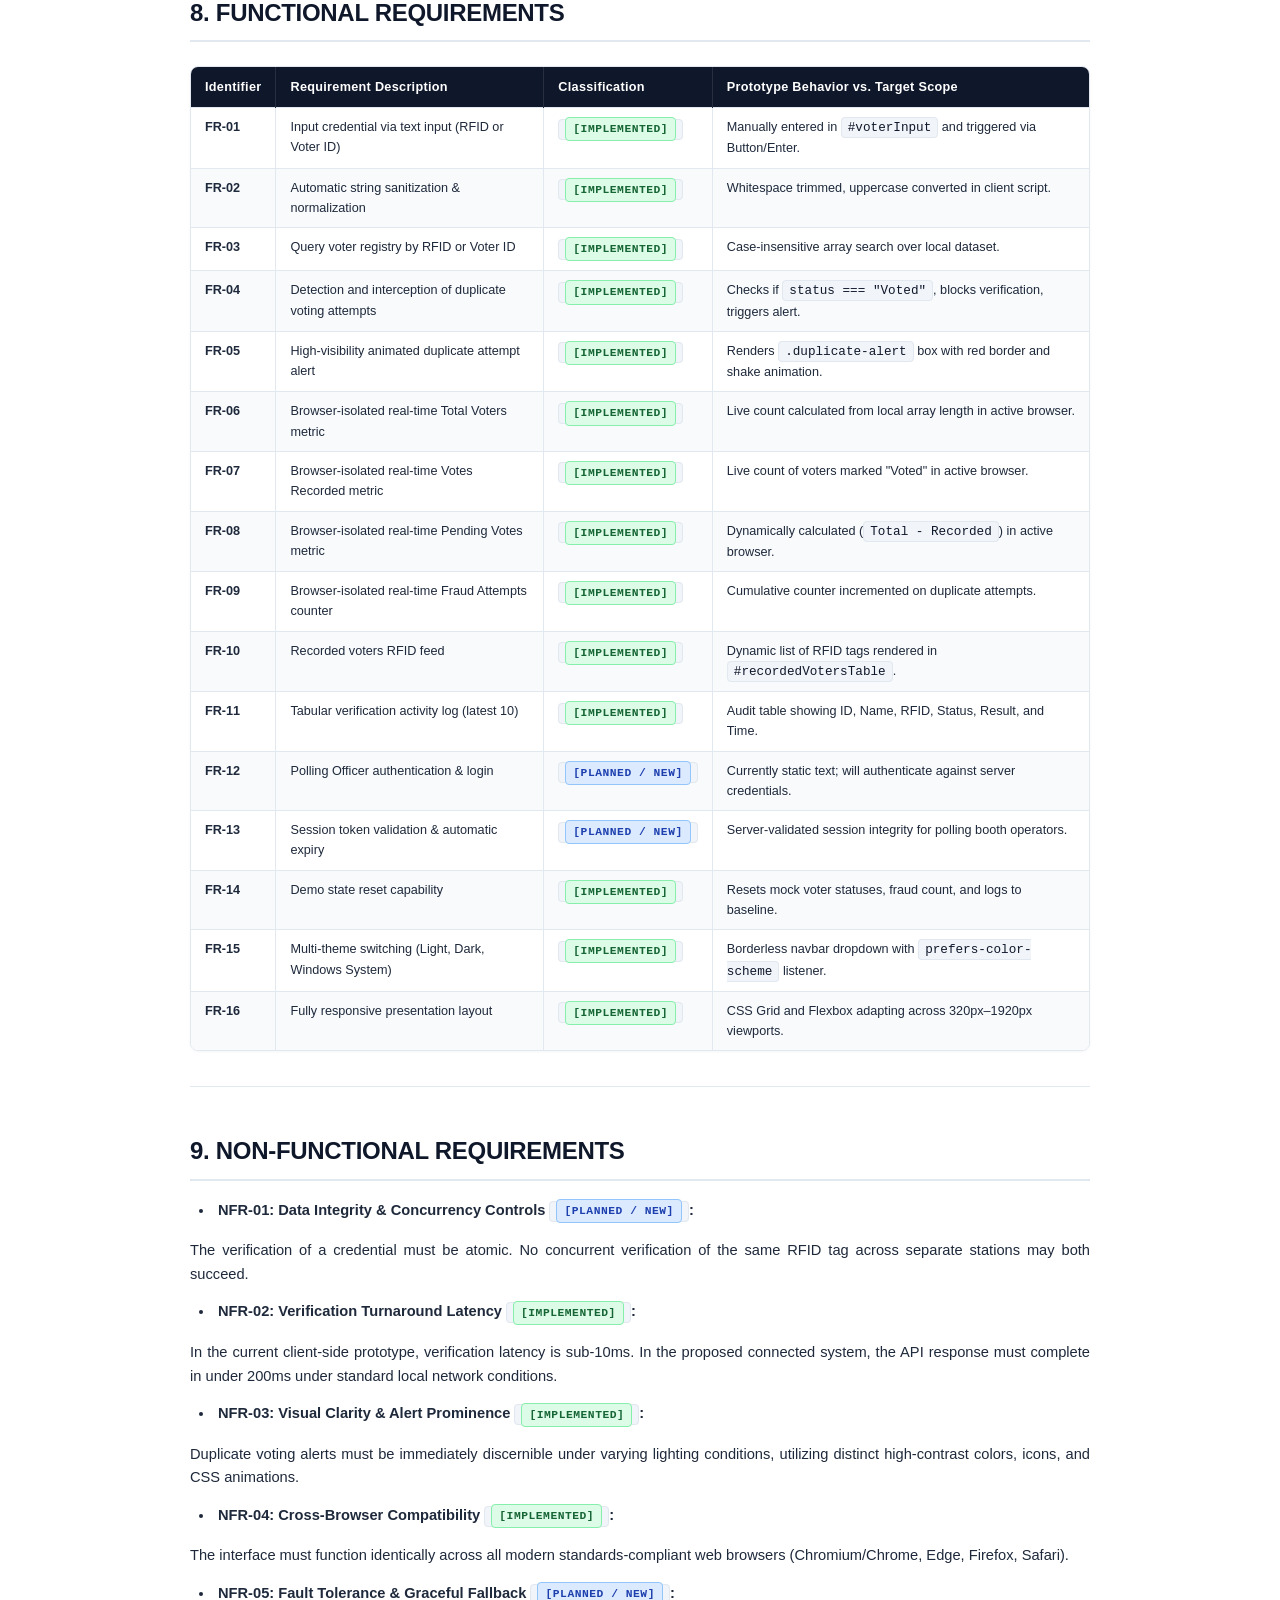
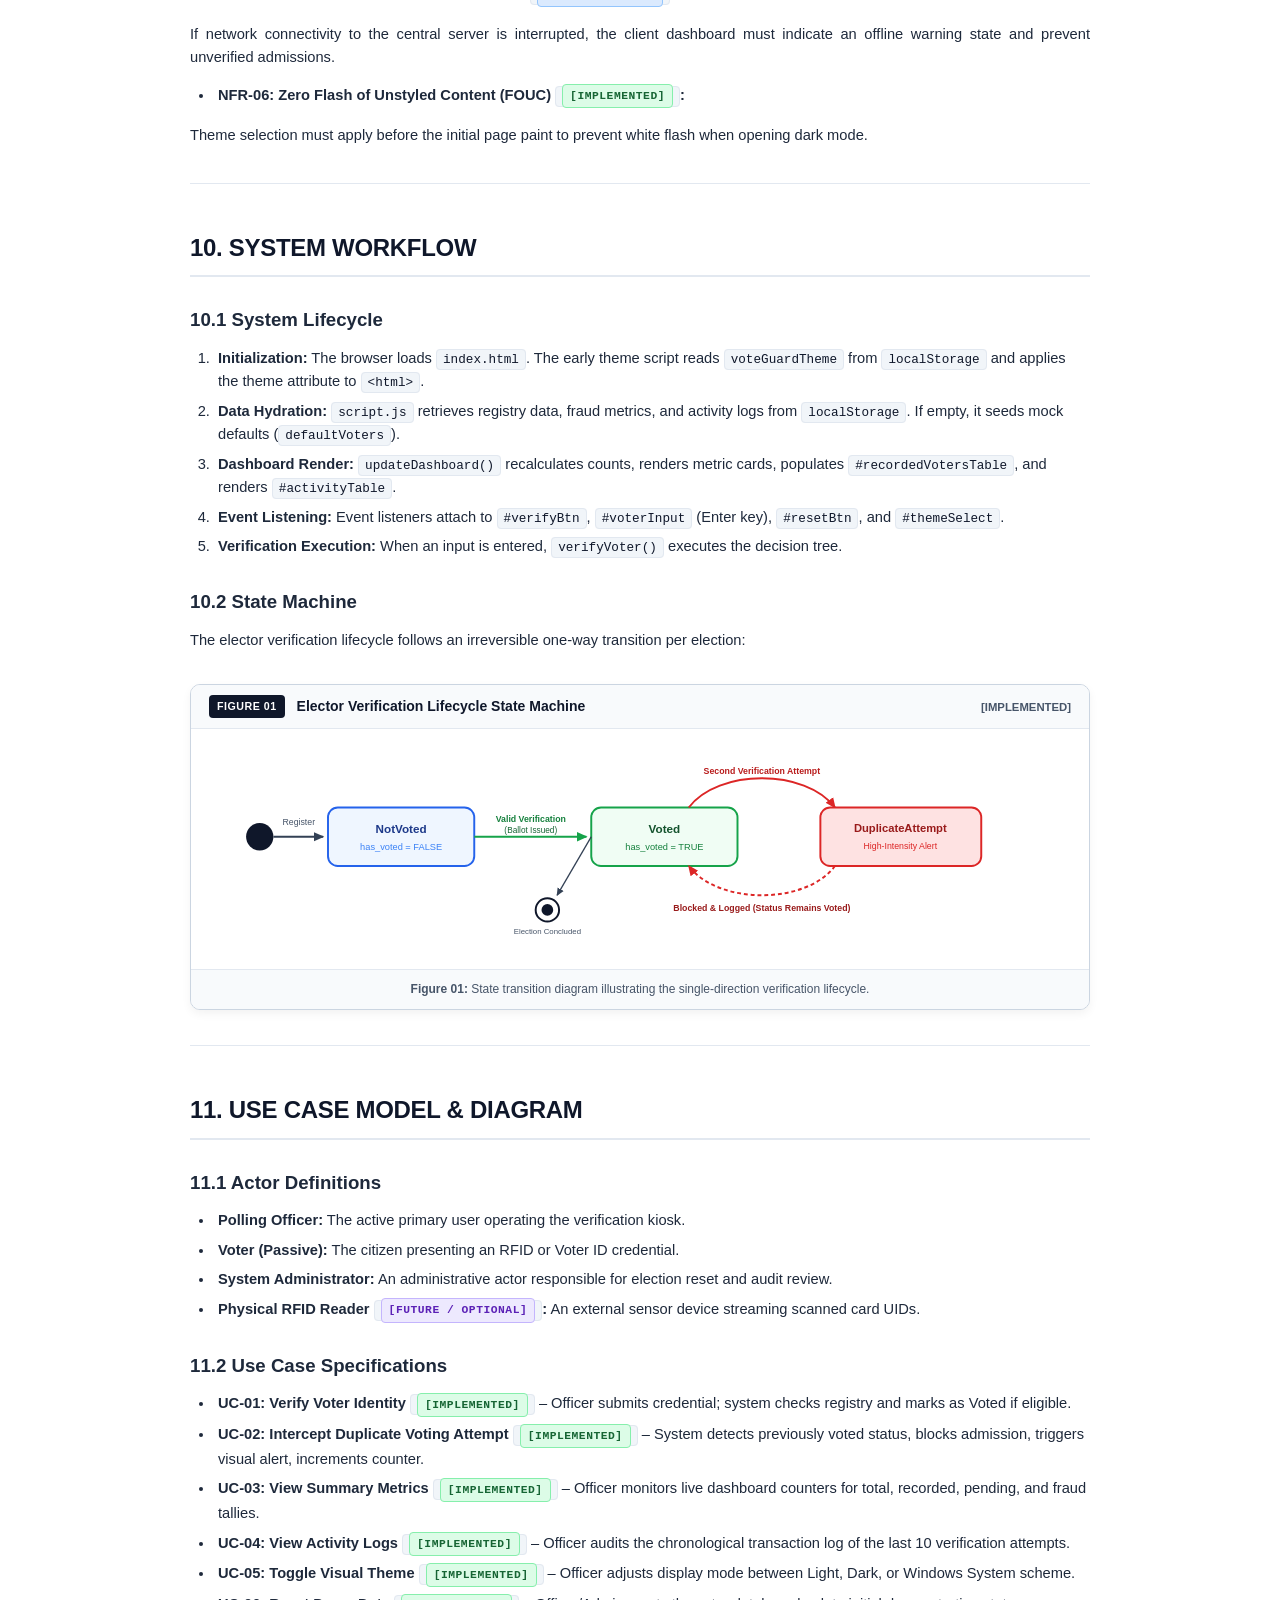
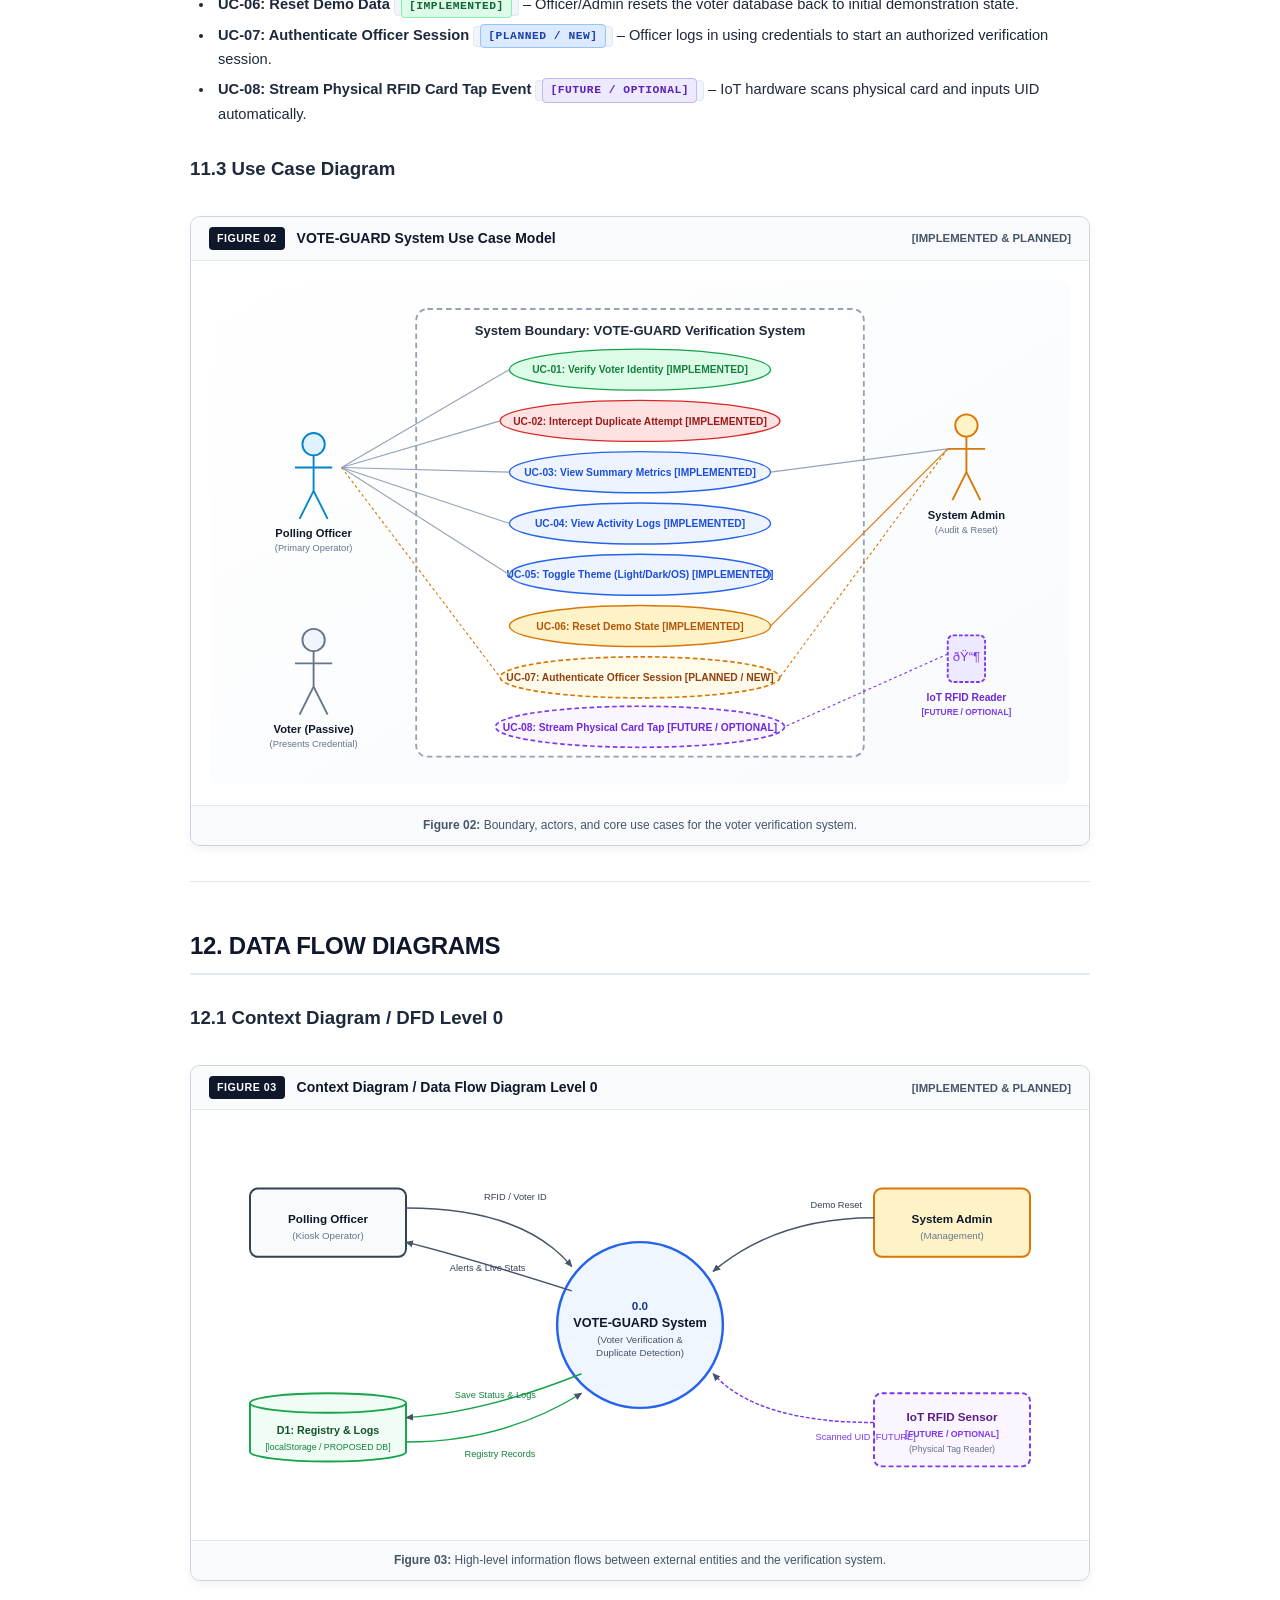
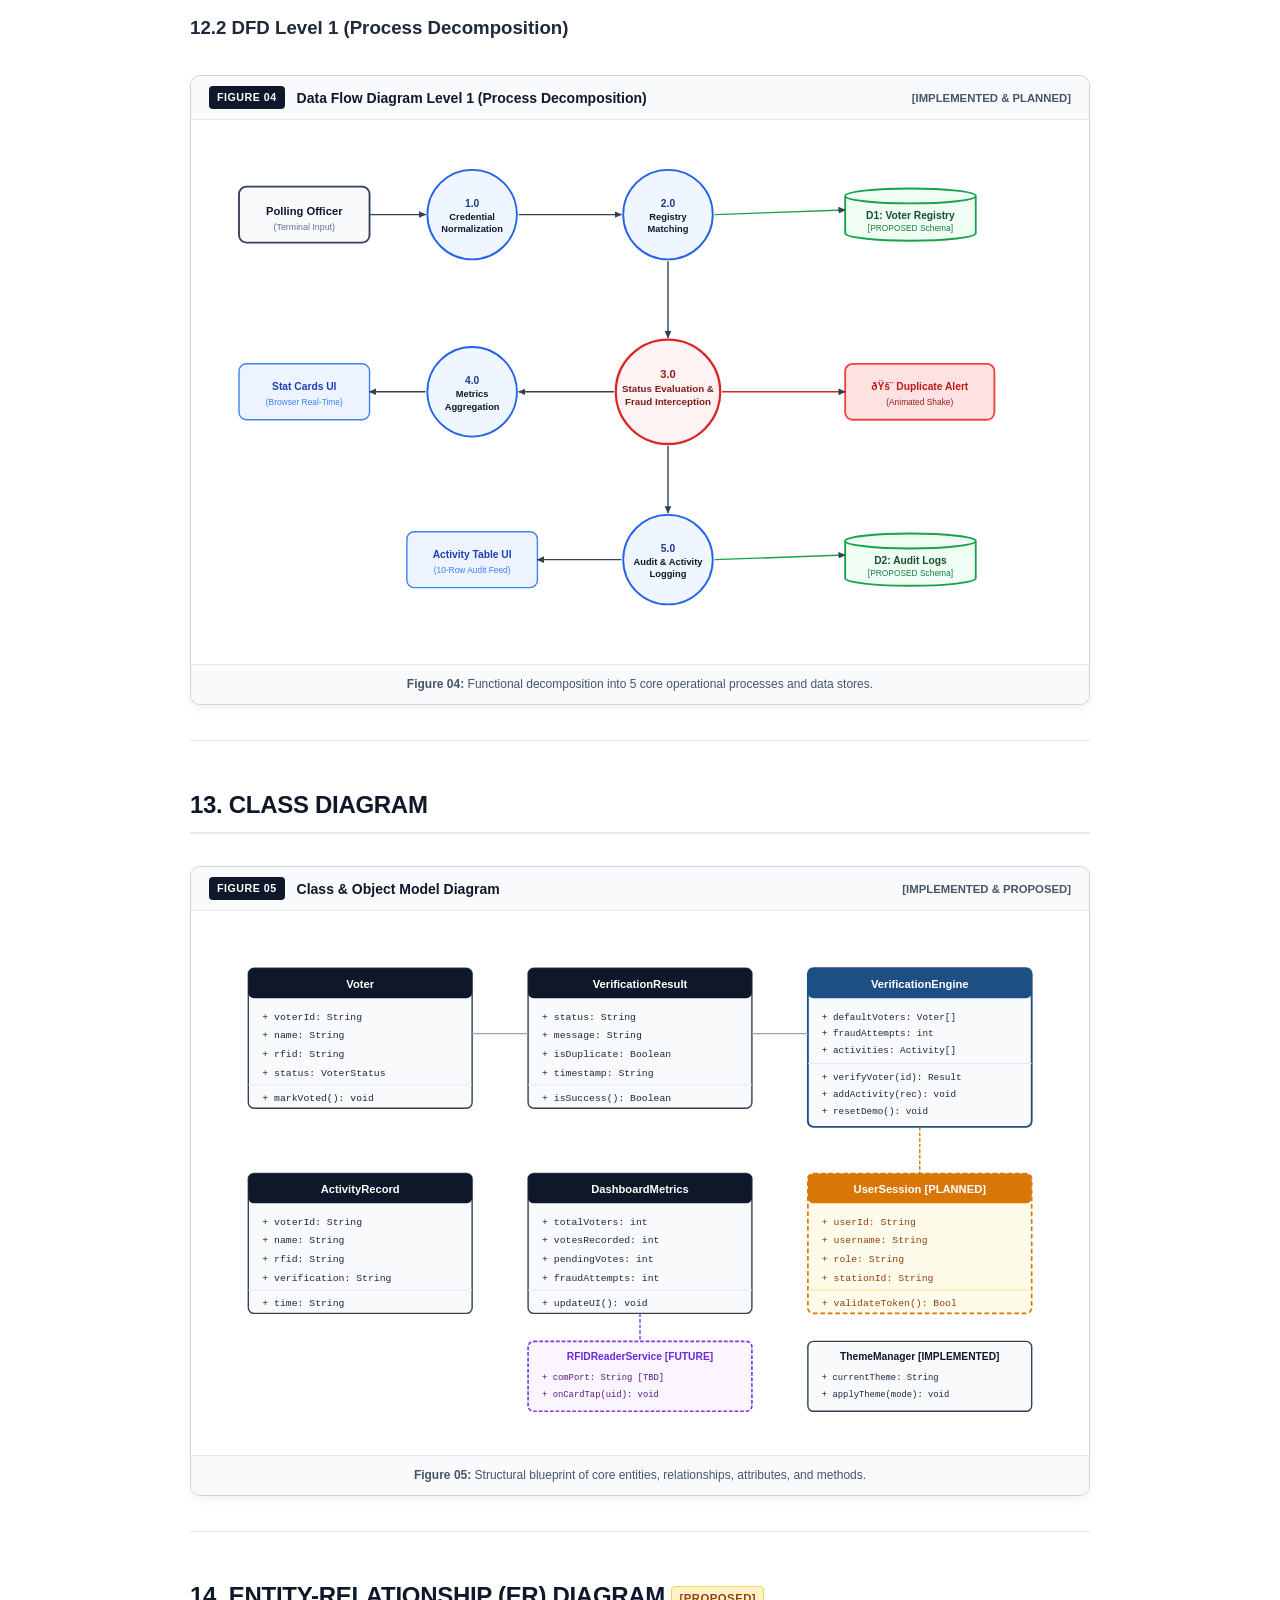
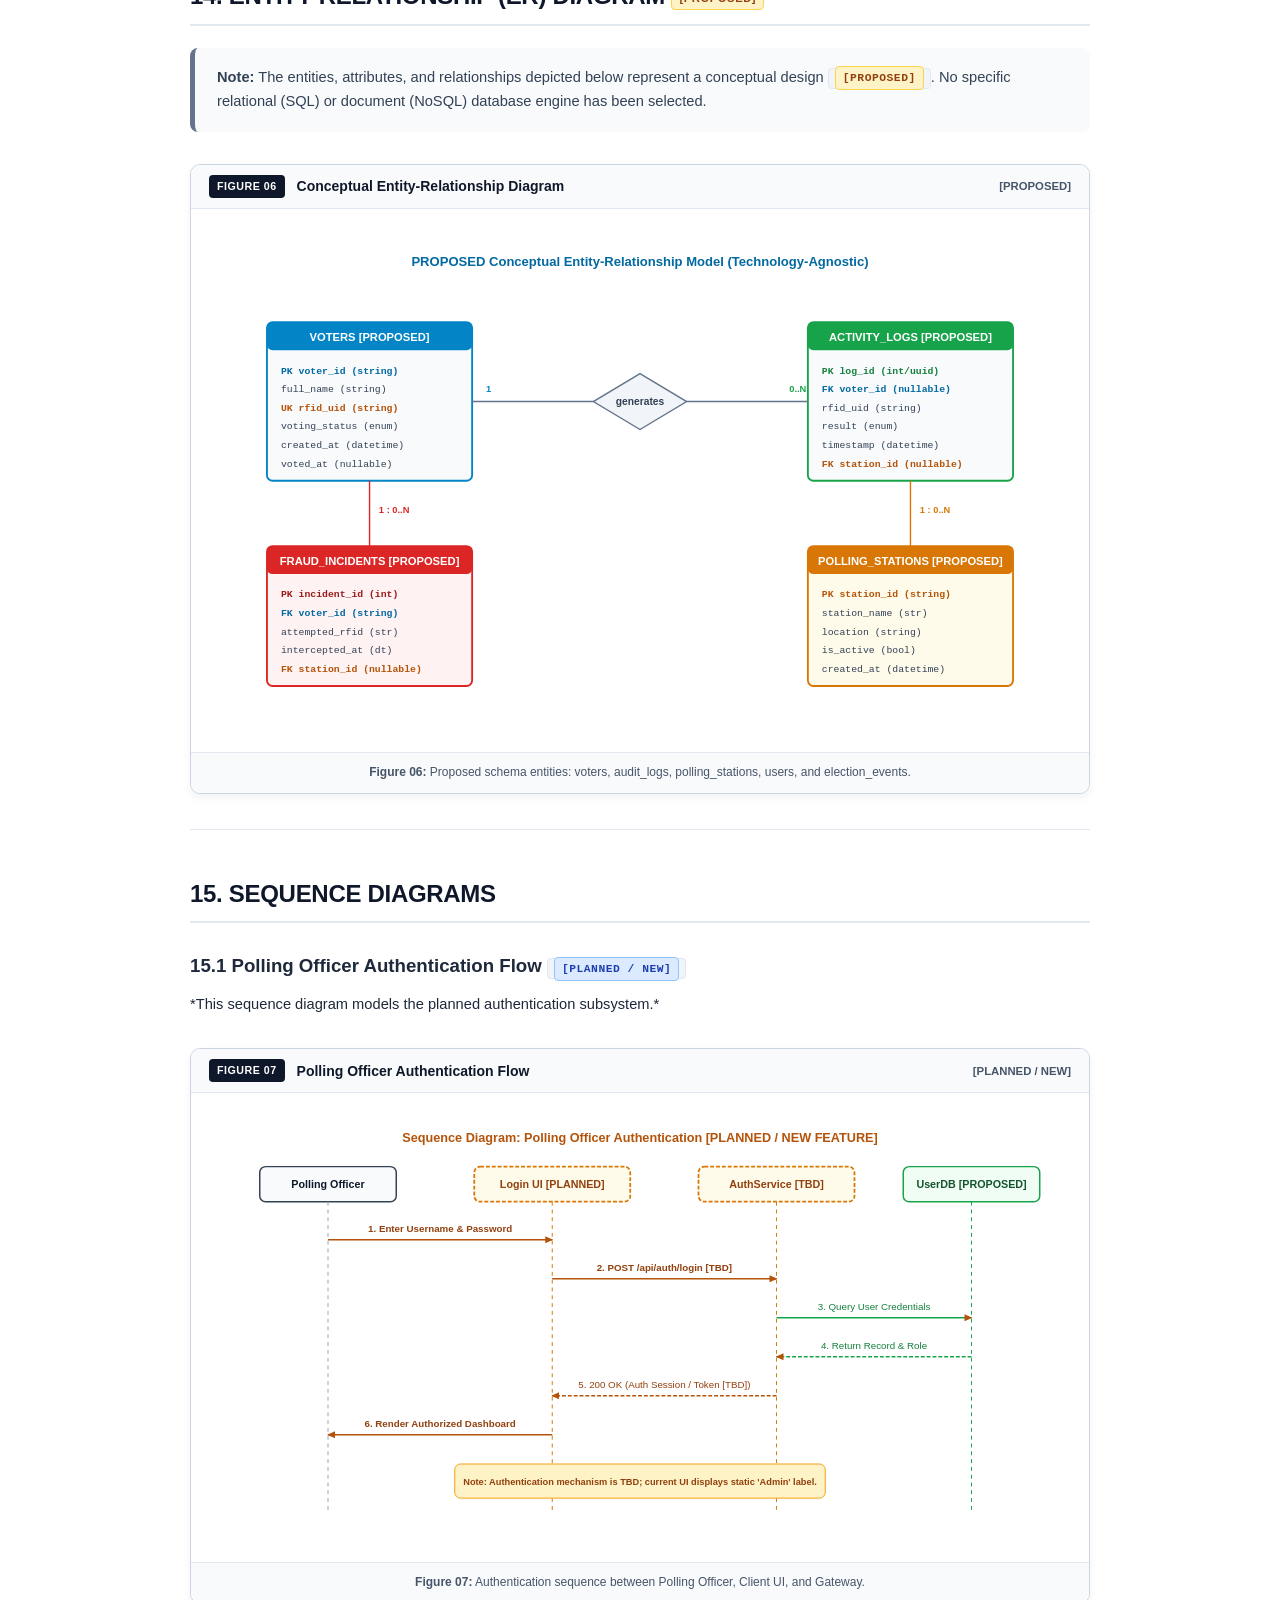
<file: VOTE-GUARD-Documentation/VOTE-GUARD-System-Design-and-Technical-Documentation.html>
﻿<!DOCTYPE html>
<html lang="en">
<head>
  <meta charset="UTF-8">
  <meta name="viewport" content="width=device-width, initial-scale=1.0">
  <title>VOTE-GUARD â€” System Design &amp; Technical Documentation</title>
  <style>
    /* CSS Variables & Executive Palette */
    :root {
      --primary: #0f172a;
      --primary-light: #1e293b;
      --accent: #2563eb;
      --accent-hover: #1d4ed8;
      --text: #1e293b;
      --text-muted: #475569;
      --text-subtle: #64748b;
      --bg: #ffffff;
      --bg-alt: #f8fafc;
      --border: #e2e8f0;
      --border-dark: #cbd5e1;
      
      /* Badges */
      --badge-impl-bg: #dcfce7;
      --badge-impl-text: #166534;
      --badge-impl-border: #86efac;
      
      --badge-plan-bg: #dbeafe;
      --badge-plan-text: #1e40af;
      --badge-plan-border: #93c5fd;
      
      --badge-fut-bg: #ede9fe;
      --badge-fut-text: #5b21b6;
      --badge-fut-border: #c4b5fd;
      
      --badge-prop-bg: #fef3c7;
      --badge-prop-text: #92400e;
      --badge-prop-border: #fcd34d;
      
      --badge-tbd-bg: #f1f5f9;
      --badge-tbd-text: #475569;
      --badge-tbd-border: #cbd5e1;
    }

    * {
      box-sizing: border-box;
      margin: 0;
      padding: 0;
    }

    body {
      font-family: 'Segoe UI', -apple-system, BlinkMacSystemFont, Roboto, 'Helvetica Neue', Arial, sans-serif;
      font-size: 11pt;
      line-height: 1.6;
      color: var(--text);
      background-color: var(--bg);
      padding: 0;
    }

    .document-container {
      max-width: 1000px;
      margin: 0 auto;
      padding: 40px 50px;
      background: #ffffff;
    }

    /* Cover Page */
    .cover-page {
      min-height: 85vh;
      display: flex;
      flex-direction: column;
      justify-content: space-between;
      padding: 60px 40px 40px 40px;
      border: 2px solid var(--border);
      border-radius: 12px;
      background: linear-gradient(180deg, #f8fafc 0%, #ffffff 100%);
      margin-bottom: 50px;
      page-break-after: always;
    }

    .cover-top {
      border-top: 8px solid var(--accent);
      padding-top: 40px;
    }

    .cover-kicker {
      font-size: 13pt;
      font-weight: 700;
      color: var(--accent);
      letter-spacing: 2px;
      text-transform: uppercase;
      margin-bottom: 12px;
    }

    .cover-title {
      font-size: 32pt;
      font-weight: 800;
      color: var(--primary);
      line-height: 1.15;
      margin-bottom: 16px;
      letter-spacing: -0.5px;
    }

    .cover-subtitle {
      font-size: 16pt;
      font-weight: 500;
      color: var(--text-muted);
      line-height: 1.4;
      margin-bottom: 30px;
    }

    .cover-badges {
      display: flex;
      flex-wrap: wrap;
      gap: 10px;
      margin-bottom: 40px;
    }

    .cover-meta-card {
      background: #ffffff;
      border: 1px solid var(--border);
      border-radius: 8px;
      padding: 24px 30px;
      box-shadow: 0 4px 6px -1px rgba(0, 0, 0, 0.05);
      margin-bottom: 30px;
    }

    .meta-grid {
      display: grid;
      grid-template-columns: repeat(2, 1fr);
      gap: 16px;
    }

    .meta-item {
      display: flex;
      flex-direction: column;
    }

    .meta-label {
      font-size: 9.5pt;
      font-weight: 600;
      color: var(--text-subtle);
      text-transform: uppercase;
      letter-spacing: 0.5px;
    }

    .meta-value {
      font-size: 11pt;
      font-weight: 600;
      color: var(--primary);
      margin-top: 2px;
    }

    .cover-notice {
      background: #eff6ff;
      border-left: 4px solid var(--accent);
      padding: 16px 20px;
      border-radius: 4px;
      font-size: 10pt;
      color: #1e3a8a;
      line-height: 1.5;
    }

    /* Typography & Hierarchy */
    h1.doc-title {
      display: none; /* Rendered on cover */
    }

    h2.section-heading {
      font-size: 18pt;
      font-weight: 700;
      color: var(--primary);
      margin-top: 45px;
      margin-bottom: 18px;
      padding-bottom: 8px;
      border-bottom: 2px solid var(--border);
      letter-spacing: -0.3px;
    }

    h3.sub-heading {
      font-size: 14pt;
      font-weight: 700;
      color: var(--primary-light);
      margin-top: 28px;
      margin-bottom: 12px;
    }

    h4.sub-sub-heading {
      font-size: 11.5pt;
      font-weight: 700;
      color: var(--text);
      margin-top: 20px;
      margin-bottom: 8px;
    }

    p.doc-paragraph {
      margin-bottom: 14px;
      color: var(--text);
      text-align: justify;
    }

    hr.doc-divider {
      border: 0;
      height: 1px;
      background: var(--border);
      margin: 35px 0;
    }

    /* Badges */
    .badge {
      display: inline-block;
      font-size: 8.5pt;
      font-weight: 700;
      padding: 2px 7px;
      border-radius: 4px;
      text-transform: uppercase;
      letter-spacing: 0.5px;
      vertical-align: middle;
      white-space: nowrap;
    }

    .badge-implemented {
      background-color: var(--badge-impl-bg);
      color: var(--badge-impl-text);
      border: 1px solid var(--badge-impl-border);
    }

    .badge-planned {
      background-color: var(--badge-plan-bg);
      color: var(--badge-plan-text);
      border: 1px solid var(--badge-plan-border);
    }

    .badge-future {
      background-color: var(--badge-fut-bg);
      color: var(--badge-fut-text);
      border: 1px solid var(--badge-fut-border);
    }

    .badge-proposed {
      background-color: var(--badge-prop-bg);
      color: var(--badge-prop-text);
      border: 1px solid var(--badge-prop-border);
    }

    .badge-tbd {
      background-color: var(--badge-tbd-bg);
      color: var(--badge-tbd-text);
      border: 1px solid var(--badge-tbd-border);
    }

    /* Callouts */
    .callout {
      border-radius: 8px;
      padding: 18px 22px;
      margin: 22px 0;
      border-left: 5px solid;
    }

    .callout-status {
      background: #eff6ff;
      border-color: #2563eb;
      color: #1e3a8a;
    }

    .callout-status h4 {
      color: #1e40af;
      margin-bottom: 8px;
    }

    .callout-warning {
      background: #fef2f2;
      border-color: #dc2626;
      color: #991b1b;
    }

    .callout-warning h4 {
      color: #b91c1c;
      margin-bottom: 8px;
    }

    .callout-note {
      background: #f8fafc;
      border-color: #64748b;
      color: #334155;
    }

    .callout-note h4 {
      color: #1e293b;
      margin-bottom: 8px;
    }

    .callout-tip {
      background: #f0fdf4;
      border-color: #16a34a;
      color: #14532d;
    }

    /* Lists */
    ul.doc-list, ol.doc-list {
      margin: 12px 0 16px 24px;
      color: var(--text);
    }

    ul.doc-list li, ol.doc-list li {
      margin-bottom: 6px;
      padding-left: 4px;
    }

    /* Tables */
    .table-wrapper {
      margin: 24px 0;
      overflow-x: auto;
      border: 1px solid var(--border);
      border-radius: 8px;
      box-shadow: 0 1px 3px rgba(0,0,0,0.04);
    }

    table.doc-table {
      width: 100%;
      border-collapse: collapse;
      font-size: 9.5pt;
      text-align: left;
    }

    table.doc-table th {
      background: var(--primary);
      color: #ffffff;
      font-weight: 600;
      padding: 10px 14px;
      border-right: 1px solid rgba(255,255,255,0.1);
      letter-spacing: 0.3px;
    }

    table.doc-table th:last-child {
      border-right: none;
    }

    table.doc-table td {
      padding: 9px 14px;
      border-top: 1px solid var(--border);
      border-right: 1px solid var(--border);
      color: var(--text);
      vertical-align: top;
    }

    table.doc-table td:last-child {
      border-right: none;
    }

    table.doc-table tbody tr:nth-child(even) {
      background: #f8fafc;
    }

    table.doc-table tbody tr:hover {
      background: #f1f5f9;
    }

    /* Code Blocks */
    pre.code-block, pre.diagram-code {
      background: #0f172a;
      color: #f8fafc;
      padding: 16px 20px;
      border-radius: 8px;
      font-family: 'Consolas', 'Courier New', monospace;
      font-size: 9pt;
      line-height: 1.45;
      overflow-x: auto;
      margin: 18px 0;
      border: 1px solid #1e293b;
    }

    code {
      font-family: 'Consolas', 'Courier New', monospace;
      font-size: 9.5pt;
      background: #f1f5f9;
      color: #0f172a;
      padding: 2px 6px;
      border-radius: 4px;
      border: 1px solid #e2e8f0;
    }

    pre code {
      background: transparent;
      color: inherit;
      padding: 0;
      border: none;
    }

    /* Diagrams */
    .diagram-container {
      margin: 32px 0;
      border: 1px solid var(--border-dark);
      border-radius: 10px;
      overflow: hidden;
      background: #ffffff;
      box-shadow: 0 4px 10px rgba(0, 0, 0, 0.05);
    }

    .diagram-header {
      display: flex;
      justify-content: space-between;
      align-items: center;
      background: #f8fafc;
      padding: 10px 18px;
      border-bottom: 1px solid var(--border);
    }

    .diagram-title-group {
      display: flex;
      align-items: center;
      gap: 12px;
    }

    .diagram-badge {
      background: var(--primary);
      color: #ffffff;
      font-size: 8pt;
      font-weight: 700;
      padding: 3px 8px;
      border-radius: 4px;
      letter-spacing: 0.5px;
    }

    .diagram-title {
      font-size: 10.5pt;
      font-weight: 700;
      color: var(--primary);
    }

    .diagram-tag {
      font-size: 8.5pt;
      font-weight: 600;
      color: var(--text-muted);
    }

    .diagram-svg-wrapper {
      padding: 20px;
      display: flex;
      justify-content: center;
      align-items: center;
      background: #ffffff;
      overflow-x: auto;
    }

    .diagram-svg-wrapper svg {
      max-width: 100%;
      height: auto;
      display: block;
    }

    .diagram-caption {
      background: #f8fafc;
      padding: 10px 18px;
      border-top: 1px solid var(--border);
      font-size: 9pt;
      color: var(--text-muted);
      text-align: center;
    }

    /* TOC links */
    a {
      color: var(--accent);
      text-decoration: none;
    }

    a:hover {
      text-decoration: underline;
    }

    /* Print Optimizations */
    @media print {
      body {
        font-size: 9.5pt;
        line-height: 1.45;
        color: #000000;
        background: #ffffff;
      }

      .document-container {
        padding: 0;
        max-width: 100%;
      }

      .cover-page {
        min-height: 95vh;
        border: none;
        padding: 40px 20px;
        page-break-after: always;
      }

      .section-break {
        page-break-before: always;
      }

      .page-break-inside-avoid {
        page-break-inside: avoid;
        break-inside: avoid;
      }

      h2, h3 {
        page-break-after: avoid;
      }

      table.doc-table th {
        background: #1e293b !important;
        color: #ffffff !important;
        -webkit-print-color-adjust: exact;
        print-color-adjust: exact;
      }

      .diagram-container {
        page-break-inside: avoid;
        break-inside: avoid;
        border: 1px solid #cbd5e1;
        box-shadow: none;
      }

      .callout {
        page-break-inside: avoid;
        break-inside: avoid;
        -webkit-print-color-adjust: exact;
        print-color-adjust: exact;
      }

      .badge {
        -webkit-print-color-adjust: exact;
        print-color-adjust: exact;
      }

      @page {
        size: A4;
        margin: 15mm 15mm 15mm 15mm;
      }
    }
  </style>
</head>
<body>
  <div class="document-container">
    <!-- Executive Cover Page -->
    <div class="cover-page">
      <div class="cover-top">
        <div class="cover-kicker">Technical Specification &amp; Architecture Document</div>
        <div class="cover-title">VOTE-GUARD</div>
        <div class="cover-subtitle">System Design &amp; Technical Documentation<br><span style="font-size: 13pt; color: #64748b;">Centralized Voter Verification &amp; Duplicate Voting Attempt Prevention System</span></div>
        
        <div class="cover-badges">
          <span class="badge badge-implemented">[IMPLEMENTED: Frontend Prototype]</span>
          <span class="badge badge-planned">[PLANNED / NEW: Connected System]</span>
          <span class="badge badge-proposed">[PROPOSED: Database Schema]</span>
          <span class="badge badge-future">[FUTURE / OPTIONAL: Physical IoT/RFID]</span>
          <span class="badge badge-tbd">[TBD: Backend &amp; Auth Decisions]</span>
        </div>

        <div class="cover-meta-card">
          <div class="meta-grid">
            <div class="meta-item">
              <span class="meta-label">Document Version</span>
              <span class="meta-value">1.0.0 (Master Release)</span>
            </div>
            <div class="meta-item">
              <span class="meta-label">Publication Date</span>
              <span class="meta-value">October 2026</span>
            </div>
            <div class="meta-item">
              <span class="meta-label">Project Status</span>
              <span class="meta-value">Client-Side Verification Prototype</span>
            </div>
            <div class="meta-item">
              <span class="meta-label">Target Architecture</span>
              <span class="meta-value">Proposed Centralized Verification Backend</span>
            </div>
            <div class="meta-item">
              <span class="meta-label">Author</span>
              <span class="meta-value">VOTE-GUARD Engineering Team</span>
            </div>
            <div class="meta-item">
              <span class="meta-label">Classification</span>
              <span class="meta-value">System Engineering Specification</span>
            </div>
          </div>
        </div>
      </div>

      <div class="cover-notice">
        <strong>Mandatory Status Notice:</strong> VOTE-GUARD is currently a client-side voting security and voter verification prototype. It demonstrates voter eligibility checking and duplicate attempt blocking within a browser-based environment using local storage. It does not perform official government election operations or electronic ballot counting.
      </div>
    </div>

    <!-- Main Content Body -->
    <div class="main-content">
<h1 class='doc-title'>VOTE-GUARD — System Design &amp; Technical Documentation</h1>
<h2 id='centralized-voter-verification-duplicate-voting-attempt-prevention-system' class='section-heading section-break'>Centralized Voter Verification &amp; Duplicate Voting Attempt Prevention System</h2>
<div class='callout callout-note page-break-inside-avoid'><p><strong>Document Version:</strong> 1.0.0</p>
<p><strong>Classification:</strong> Project Engineering Specification &amp; Academic Documentation</p>
<p><strong>Status:</strong> Current Client-Side Prototype with Proposed Backend &amp; Database Architecture</p>
<p><strong>Author:</strong> VOTE-GUARD Engineering Team</p>
<p><strong>Date:</strong> October 2026</p>
</div>
<hr class='doc-divider'>
<div class='callout callout-status page-break-inside-avoid'><h4 class='callout-heading'>⚠️ Official Project Status &amp; Terminology Statement</h4>
<p><strong>VOTE-GUARD is currently a client-side voting security and voter verification prototype.</strong></p>
<p>It simulates voter verification and voting status using browser-based client storage (<code>localStorage</code>) for demonstration and testing purposes. It <strong>does not</strong> perform real electronic voting, nor is it an official government election platform in its current state.</p>
<li><strong>Current Prototype:</strong> A browser-based demonstration simulating voter verification and voting-status management.</li>
<li><strong>Future Connected System:</strong> A centralized voter verification and duplicate-attempt prevention system deployed across authenticated polling stations.</li>
<li><strong>Classification Standard:</strong></li>
<li><code><span class="badge badge-implemented">[IMPLEMENTED]</span></code> – Currently working in the existing HTML5/CSS3/JavaScript prototype.</li>
<li><code><span class="badge badge-planned">[PLANNED / NEW]</span></code> – Features intended for the upcoming connected system.</li>
<li><code><span class="badge badge-future">[FUTURE / OPTIONAL]</span></code> – Possible long-term extensions (hardware RFID sensors, biometrics, multi-booth synchronization).</li>
<li><code><span class="badge badge-proposed">[PROPOSED]</span></code> – Conceptual database, domain, and architectural designs that are not yet implemented or finalized.</li>
<li><code><span class="badge badge-tbd">[TBD]</span></code> – Technology or architecture decisions that the project team has not yet finalized.</li>
</div>
<hr class='doc-divider'>
<h2 id='table-of-contents' class='section-heading section-break'>TABLE OF CONTENTS</h2>
<ol class='doc-list'>
<li><a href="#1-introduction">Introduction</a></li>
<li><a href="#2-problem-statement">Problem Statement</a></li>
<li><a href="#3-objectives">Objectives</a></li>
<li><a href="#4-scope">Scope</a></li>
<li><a href="#5-existing-system">Existing System</a></li>
<li><a href="#6-existing-system-limitations">Existing System Limitations</a></li>
<li><a href="#7-proposed-system">Proposed System</a></li>
<li><a href="#8-functional-requirements">Functional Requirements</a></li>
<li><a href="#9-non-functional-requirements">Non-Functional Requirements</a></li>
<li><a href="#10-system-workflow">System Workflow</a></li>
<li><a href="#11-use-case-model--diagram">Use Case Model &amp; Diagram</a></li>
<li><a href="#12-data-flow-diagrams-dfd-level-0--level-1">Data Flow Diagrams (DFD Level 0 &amp; Level 1)</a></li>
<li><a href="#13-class-diagram">Class Diagram</a></li>
<li><a href="#14-entity-relationship-er-diagram-proposed">Entity-Relationship (ER) Diagram <span class="badge badge-proposed">[PROPOSED]</span></a></li>
<li><a href="#15-sequence-diagrams">Sequence Diagrams</a></li>
<li><a href="#16-activity-diagram">Activity Diagram</a></li>
<li><a href="#17-system-architecture">System Architecture</a></li>
<li><a href="#18-database-design-proposed">Database Design <span class="badge badge-proposed">[PROPOSED]</span></a></li>
<li><a href="#19-module-design">Module Design</a></li>
<li><a href="#20-future-iot--rfid-integration-future--optional">Future IoT / RFID Integration <span class="badge badge-future">[FUTURE / OPTIONAL]</span></a></li>
<li><a href="#21-security-requirements">Security Requirements</a></li>
<li><a href="#22-technology-decision-register">Technology Decision Register</a></li>
<li><a href="#23-current-vs-planned-vs-future-feature-matrix">Current vs. Planned vs. Future Feature Matrix</a></li>
<li><a href="#24-limitations">Limitations</a></li>
<li><a href="#25-future-scope">Future Scope</a></li>
<li><a href="#26-conclusion">Conclusion</a></li>
<li><a href="#27-references">References</a></li>
</ol>
<hr class='doc-divider'>
<h2 id='1-introduction' class='section-heading section-break'>1. INTRODUCTION</h2>
<h3 id='11-project-overview' class='sub-heading'>1.1 Project Overview</h3>
<p class='doc-paragraph'><strong>VOTE-GUARD is currently a client-side voting security and voter verification prototype.</strong> The application was engineered to address one of the most critical vulnerabilities in modern electoral processes: the detection and immediate mitigation of <strong>duplicate voting attempts</strong>. By providing real-time accreditation checks against registered credentials, VOTE-GUARD enables polling supervisors to verify whether a credential has already been marked as voted, inspect verification activity trails, and monitor station activity metrics.</p>
<h3 id='12-background-motivation' class='sub-heading'>1.2 Background &amp; Motivation</h3>
<p class='doc-paragraph'>In paper-based accreditation procedures and disconnected voting kiosks, verifying whether an elector has already voted across disparate registration books or multiple booths is prone to human oversight, verification delays, and identity impersonation. VOTE-GUARD was conceptualized as a modern digital verification gatekeeper that sits between the voter intake line and the voting booth, ensuring that only verified, unvoted electors proceed.</p>
<h3 id='13-terminology-definitions' class='sub-heading'>1.3 Terminology &amp; Definitions</h3>
<p class='doc-paragraph'>To maintain academic rigor and avoid confusion regarding real-world electronic voting machines (EVMs), the following distinctions are established:</p>
<ul class='doc-list'>
<li><strong>Voter Verification:</strong> The algorithmic lookup and validation of an elector&#39;s registered credential (RFID tag UID or alphanumeric Voter ID).</li>
<li><strong>Voting Status:</strong> A binary accreditation flag indicating whether the citizen is currently marked as <code>&quot;Not Voted&quot;</code> or <code>&quot;Voted&quot;</code>.</li>
<li><strong>Duplicate Voting Attempt Detection:</strong> The real-time interception of a credential whose status is already recorded as <code>&quot;Voted&quot;</code>, triggering security alerts and incrementing fraud metrics.</li>
<li><strong>Simulated Vote / Verification Record:</strong> The demonstration state transition recorded within the system indicating that verification occurred successfully.</li>
<li><strong>Real Electronic Voting System:</strong> An end-to-end statutory voting platform handling secret ballots, vote tallying, and certified election results (distinct from and outside the scope of this project).</li>
</ul>
<h3 id='14-purpose-and-target-audience' class='sub-heading'>1.4 Purpose and Target Audience</h3>
<p class='doc-paragraph'>This document serves as the comprehensive engineering specification for VOTE-GUARD. It is prepared for academic faculty evaluation, software engineering project reviews, and as the authoritative technical reference for the future transition from the client-side prototype to a full client-server connected system.</p>
<hr class='doc-divider'>
<h2 id='2-problem-statement' class='section-heading section-break'>2. PROBLEM STATEMENT</h2>
<h3 id='21-challenges-in-manual-voter-accreditation' class='sub-heading'>2.1 Challenges in Manual Voter Accreditation</h3>
<p class='doc-paragraph'>Traditional manual voter accreditation relies heavily on physical voter rolls printed on paper. Election officers manually cross out names or verify indelibly inked fingers. This workflow is subject to:</p>
<ol class='doc-list'>
<li><strong>Human Fatigue &amp; Oversight:</strong> Manual verification in high-volume queues leads to clerical errors and identity mix-ups.</li>
<li><strong>Slow Verification Latency:</strong> Searching alphabetical indexes manually causes long queues and voter disenfranchisement.</li>
<li><strong>Lack of Instant Inter-Desk Communication:</strong> In multi-desk polling stations, an elector crossing between desks cannot be instantly verified without a synchronized digital ledger.</li>
</ol>
<h3 id='22-the-risk-of-duplicate-voting-attempts' class='sub-heading'>2.2 The Risk of Duplicate Voting Attempts</h3>
<p class='doc-paragraph'>Duplicate voting occurs when an elector attempts to cast more than one ballot using cloned cards, stolen IDs, or multiple registrations across different booths. Without instant verification, duplicate attempts may go undetected until post-election audits, compromising the legitimacy of the electoral process.</p>
<h3 id='23-single-station-data-silos' class='sub-heading'>2.3 Single-Station Data Silos</h3>
<p class='doc-paragraph'>Existing standalone kiosk prototypes store operational data locally on individual devices. When multiple stations operate without a shared backend, transactions on Station A remain completely invisible to Station B, creating vulnerabilities during parallel polling operations.</p>
<hr class='doc-divider'>
<h2 id='3-objectives' class='section-heading section-break'>3. OBJECTIVES</h2>
<h3 id='31-primary-verification-objectives' class='sub-heading'>3.1 Primary Verification Objectives</h3>
<ul class='doc-list'>
<li>Implement instant algorithmic verification of voter credentials (RFID UID / Voter ID). <code><span class="badge badge-implemented">[IMPLEMENTED]</span></code></li>
<li>Provide unambiguous visual feedback: Valid voter acceptance vs. duplicate attempt interception. <code><span class="badge badge-implemented">[IMPLEMENTED]</span></code></li>
<li>Maintain a real-time count of recorded voter credentials within the active session. <code><span class="badge badge-implemented">[IMPLEMENTED]</span></code></li>
</ul>
<h3 id='32-security-fraud-prevention-goals' class='sub-heading'>3.2 Security &amp; Fraud Prevention Goals</h3>
<ul class='doc-list'>
<li>Intercept every duplicate voting attempt and trigger high-visibility alerts. <code><span class="badge badge-implemented">[IMPLEMENTED]</span></code></li>
<li>Increment and persist an audit counter of unauthorized duplicate attempts. <code><span class="badge badge-implemented">[IMPLEMENTED]</span></code></li>
<li>Log tamper-evident audit records containing voter identification, timestamp, and verification outcome. <code><span class="badge badge-planned">[PLANNED / NEW]</span></code></li>
</ul>
<h3 id='33-prototype-demonstration-goals-vs-production-objectives' class='sub-heading'>3.3 Prototype Demonstration Goals vs. Production Objectives</h3>
<ul class='doc-list'>
<li><strong>Prototype Goal:</strong> Provide a responsive, zero-installation browser dashboard using <code>localStorage</code> to validate the verification UX and fraud alerting model. <code><span class="badge badge-implemented">[IMPLEMENTED]</span></code></li>
<li><strong>Production Objective:</strong> Transition to a centralized, multi-tier client-server architecture with persistent database storage, atomic concurrency locks, and hardware sensor ingestion. <code><span class="badge badge-planned">[PLANNED / NEW]</span></code></li>
</ul>
<hr class='doc-divider'>
<h2 id='4-scope' class='section-heading section-break'>4. SCOPE</h2>
<h3 id='41-in-scope-current-client-side-prototype-implemented' class='sub-heading'>4.1 In-Scope (Current Client-Side Prototype) <code><span class="badge badge-implemented">[IMPLEMENTED]</span></code></h3>
<ul class='doc-list'>
<li>Single-page responsive web dashboard (<code>index.html</code>, <code>style.css</code>, <code>script.js</code>).</li>
<li>Manual credential entry simulating RFID tag scanning and Voter ID input.</li>
<li>In-memory/localStorage registry lookup supporting case-insensitive queries.</li>
<li>Real-time metric calculations (Total, Recorded, Pending, Fraud Attempts) isolated to the local browser session.</li>
<li>Animated alert banner for duplicate voting attempts (<code>@keyframes duplicateAlertShake</code>).</li>
<li>Live audit feed showing the latest 10 verification transactions.</li>
<li>Multi-theme switcher supporting Light mode, Dark mode, and Windows System theme sync.</li>
<li>Demo reset facility restoring factory mock data.</li>
</ul>
<h3 id='42-in-scope-planned-connected-system-planned-new' class='sub-heading'>4.2 In-Scope (Planned Connected System) <code><span class="badge badge-planned">[PLANNED / NEW]</span></code></h3>
<ul class='doc-list'>
<li>Centralized backend server and database replacing browser <code>localStorage</code>.</li>
<li>Polling Officer authentication and station authorization.</li>
<li>Atomic verification transactions preventing race conditions across multiple booths.</li>
<li>Persistent, tamper-evident audit storage.</li>
</ul>
<h3 id='43-out-of-scope-official-election-machinery' class='sub-heading'>4.3 Out-of-Scope (Official Election Machinery)</h3>
<ul class='doc-list'>
<li>Official statutory vote casting, candidate ballot creation, and electoral vote counting.</li>
<li>Cryptographic voter anonymity layers (e.g., zero-knowledge proofs or homomorphic encryption for secret ballots).</li>
<li>National-scale voter database synchronization.</li>
</ul>
<hr class='doc-divider'>
<h2 id='5-existing-system' class='section-heading section-break'>5. EXISTING SYSTEM</h2>
<h3 id='51-overview-of-current-prototype' class='sub-heading'>5.1 Overview of Current Prototype</h3>
<p class='doc-paragraph'>The current VOTE-GUARD system is a lightweight, zero-dependency client-side prototype. It runs directly within modern web browsers and executes business logic entirely in client-side JavaScript.</p>
<h3 id='52-user-interface-structure' class='sub-heading'>5.2 User Interface Structure</h3>
<p class='doc-paragraph'>The dashboard interface is structured into four primary visual zones:</p>
<ol class='doc-list'>
<li><strong>Sticky Navigation Bar (<code>.navbar</code>):</strong> Displays the project brand (<code>🛡️ VOTE-GUARD</code>), a borderless theme selector dropdown, the static role indicator (<code>Admin</code>), and a demo Logout button.</li>
<li><strong>Page Heading &amp; Status:</strong> Contains the page title, description, and an active pulse indicator (<code>System Online</code>).</li>
<li><strong>Stat Cards Grid (<code>.stats-container</code>):</strong> Four responsive metric cards:</li>
</ol>
<ul class='doc-list'>
<li><strong>Total Voters (<code>#totalVoters</code>):</strong> Total voters in the active registry.</li>
<li><strong>Votes Recorded (<code>#votesRecorded</code>):</strong> Total verified electors marked as <code>&quot;Voted&quot;</code>.</li>
<li><strong>Pending Votes (<code>#pendingVotes</code>):</strong> Calculated difference (<code>Total - Recorded</code>).</li>
<li><strong>Fraud Attempts (<code>#fraudAttempts</code>):</strong> Cumulative count of intercepted duplicate attempts.</li>
</ul>
<ol class='doc-list'>
<li><strong>Main Verification Grid (<code>.main-grid</code>):</strong></li>
</ol>
<ul class='doc-list'>
<li><strong>Voter Verification Card:</strong> Input field (<code>#voterInput</code>), verification button (<code>#verifyBtn</code>), RFID badge, and dynamic notification container (<code>#verificationMessage</code>).</li>
<li><strong>Recorded Voters Card:</strong> Real-time count badge (<code>#recordedCount</code>) and vertical list displaying RFID tags of electors who have already verified.</li>
</ul>
<ol class='doc-list'>
<li><strong>Recent Verification Activity Section (<code>.recent-section</code>):</strong> A responsive audit table displaying the last 10 verification transactions with color-coded status badges, alongside a &quot;Reset Demo&quot; button.</li>
</ol>
<h3 id='53-client-side-storage-data-simulation-engine' class='sub-heading'>5.3 Client-Side Storage &amp; Data Simulation Engine</h3>
<p class='doc-paragraph'>Data persistence is managed via the browser&#39;s <code>localStorage</code> API:</p>
<ul class='doc-list'>
<li><code>voteGuardVoters</code>: Serialized JSON array of voter objects initialized from a seed list of 6 electors.</li>
<li><code>voteGuardFraudAttempts</code>: Integer counter tracking blocked duplicate attempts.</li>
<li><code>voteGuardActivities</code>: Serialized JSON array containing up to 10 activity log entries.</li>
<li><code>voteGuardTheme</code>: String indicating selected theme (<code>&quot;light&quot;</code>, <code>&quot;dark&quot;</code>, or <code>&quot;system&quot;</code>).</li>
</ul>
<h3 id='54-theme-controller' class='sub-heading'>5.4 Theme Controller</h3>
<p class='doc-paragraph'>The interface includes a theme controller:</p>
<ul class='doc-list'>
<li>Native light mode with clean contrast (<code>#f5f8fc</code> background, <code>#17233c</code> text).</li>
<li>Deep dark mode (<code>[data-theme=&quot;dark&quot;]</code>) using navy/slate tones (<code>#0d1527</code> background, <code>#131f37</code> cards).</li>
<li>Real-time Windows system theme integration via <code>window.matchMedia(&quot;(prefers-color-scheme: dark)&quot;)</code>.</li>
<li>Flash-of-unstyled-content (FOUC) prevention via an inline initialization script in <code>&lt;head&gt;</code>.</li>
</ul>
<hr class='doc-divider'>
<h2 id='6-existing-system-limitations' class='section-heading section-break'>6. EXISTING SYSTEM LIMITATIONS</h2>
<h3 id='61-absence-of-server-side-enforcement' class='sub-heading'>6.1 Absence of Server-Side Enforcement</h3>
<p class='doc-paragraph'>The current prototype contains no backend server. All lookup and status-updating algorithms execute client-side in <code>script.js</code>. Any user can bypass or manipulate the logic via browser developer tools.</p>
<h3 id='62-client-side-storage-vulnerabilities' class='sub-heading'>6.2 Client-Side Storage Vulnerabilities</h3>
<p class='doc-paragraph'><code>localStorage</code> stores unencrypted plaintext data accessible to anyone with physical access to the browser console. A user can clear or modify voter statuses and fraud counters with a single JavaScript command.</p>
<h3 id='63-single-station-isolation' class='sub-heading'>6.3 Single-Station Isolation</h3>
<p class='doc-paragraph'>Metrics and verification statuses are strictly real-time within the single browser tab. There is <strong>no synchronization</strong> across multiple computers, polling stations, or browsers. If Station A verifies an elector, Station B has no knowledge of it.</p>
<h3 id='64-lack-of-user-authentication-session-security' class='sub-heading'>6.4 Lack of User Authentication &amp; Session Security</h3>
<p class='doc-paragraph'>The &quot;Admin&quot; label in the navigation bar is purely static visual text. There is no login screen, no password verification, no session token, and no cryptographic authentication.</p>
<h3 id='65-manual-rfidvoter-id-emulation' class='sub-heading'>6.5 Manual RFID/Voter ID Emulation</h3>
<p class='doc-paragraph'>The system requires an operator to manually type or paste an RFID UID or Voter ID into an input box. There is currently no hardware interface connecting physical RFID scanning hardware to the application.</p>
<hr class='doc-divider'>
<h2 id='7-proposed-system' class='section-heading section-break'>7. PROPOSED SYSTEM</h2>
<h3 id='71-architectural-vision-centralized-voter-verification-duplicate-attempt-prevention-system' class='sub-heading'>7.1 Architectural Vision: Centralized Voter Verification &amp; Duplicate-Attempt Prevention System</h3>
<p class='doc-paragraph'>The proposed system transitions VOTE-GUARD into a secure, multi-tier client-server architecture. The existing HTML5/CSS3 frontend is retained as the presentation interface, while state management, verification logic, and audit logging are transferred to a secure server.</p>
<h3 id='72-centralized-registry-atomic-status-updates' class='sub-heading'>7.2 Centralized Registry &amp; Atomic Status Updates</h3>
<p class='doc-paragraph'>When an RFID credential is presented at any polling booth, the request is transmitted to a centralized API. The backend executes an atomic transaction (e.g., row-level locking or atomic compare-and-swap) to verify that <code>status == &quot;Not Voted&quot;</code>, immediately marking it as <code>&quot;Voted&quot;</code> before releasing the lock. This prevents race conditions where two booths attempt to verify the same credential simultaneously.</p>
<h3 id='73-multi-station-consistency-persistent-audit-logging' class='sub-heading'>7.3 Multi-Station Consistency &amp; Persistent Audit Logging</h3>
<p class='doc-paragraph'>All connected polling stations will share a unified database. A duplicate attempt at Booth 2 for a voter verified 5 seconds earlier at Booth 1 will be intercepted and flagged across the network.</p>
<hr class='doc-divider'>
<h2 id='8-functional-requirements' class='section-heading section-break'>8. FUNCTIONAL REQUIREMENTS</h2>
<div class='table-wrapper page-break-inside-avoid'><table class='doc-table'>
<thead><tr>
<th>Identifier</th>
<th>Requirement Description</th>
<th>Classification</th>
<th>Prototype Behavior vs. Target Scope</th>
</tr></thead><tbody>
<tr>
<td><strong>FR-01</strong></td>
<td>Input credential via text input (RFID or Voter ID)</td>
<td><code><span class="badge badge-implemented">[IMPLEMENTED]</span></code></td>
<td>Manually entered in <code>#voterInput</code> and triggered via Button/Enter.</td>
</tr>
<tr>
<td><strong>FR-02</strong></td>
<td>Automatic string sanitization &amp; normalization</td>
<td><code><span class="badge badge-implemented">[IMPLEMENTED]</span></code></td>
<td>Whitespace trimmed, uppercase converted in client script.</td>
</tr>
<tr>
<td><strong>FR-03</strong></td>
<td>Query voter registry by RFID or Voter ID</td>
<td><code><span class="badge badge-implemented">[IMPLEMENTED]</span></code></td>
<td>Case-insensitive array search over local dataset.</td>
</tr>
<tr>
<td><strong>FR-04</strong></td>
<td>Detection and interception of duplicate voting attempts</td>
<td><code><span class="badge badge-implemented">[IMPLEMENTED]</span></code></td>
<td>Checks if <code>status === &quot;Voted&quot;</code>, blocks verification, triggers alert.</td>
</tr>
<tr>
<td><strong>FR-05</strong></td>
<td>High-visibility animated duplicate attempt alert</td>
<td><code><span class="badge badge-implemented">[IMPLEMENTED]</span></code></td>
<td>Renders <code>.duplicate-alert</code> box with red border and shake animation.</td>
</tr>
<tr>
<td><strong>FR-06</strong></td>
<td>Browser-isolated real-time Total Voters metric</td>
<td><code><span class="badge badge-implemented">[IMPLEMENTED]</span></code></td>
<td>Live count calculated from local array length in active browser.</td>
</tr>
<tr>
<td><strong>FR-07</strong></td>
<td>Browser-isolated real-time Votes Recorded metric</td>
<td><code><span class="badge badge-implemented">[IMPLEMENTED]</span></code></td>
<td>Live count of voters marked &quot;Voted&quot; in active browser.</td>
</tr>
<tr>
<td><strong>FR-08</strong></td>
<td>Browser-isolated real-time Pending Votes metric</td>
<td><code><span class="badge badge-implemented">[IMPLEMENTED]</span></code></td>
<td>Dynamically calculated (<code>Total - Recorded</code>) in active browser.</td>
</tr>
<tr>
<td><strong>FR-09</strong></td>
<td>Browser-isolated real-time Fraud Attempts counter</td>
<td><code><span class="badge badge-implemented">[IMPLEMENTED]</span></code></td>
<td>Cumulative counter incremented on duplicate attempts.</td>
</tr>
<tr>
<td><strong>FR-10</strong></td>
<td>Recorded voters RFID feed</td>
<td><code><span class="badge badge-implemented">[IMPLEMENTED]</span></code></td>
<td>Dynamic list of RFID tags rendered in <code>#recordedVotersTable</code>.</td>
</tr>
<tr>
<td><strong>FR-11</strong></td>
<td>Tabular verification activity log (latest 10)</td>
<td><code><span class="badge badge-implemented">[IMPLEMENTED]</span></code></td>
<td>Audit table showing ID, Name, RFID, Status, Result, and Time.</td>
</tr>
<tr>
<td><strong>FR-12</strong></td>
<td>Polling Officer authentication &amp; login</td>
<td><code><span class="badge badge-planned">[PLANNED / NEW]</span></code></td>
<td>Currently static text; will authenticate against server credentials.</td>
</tr>
<tr>
<td><strong>FR-13</strong></td>
<td>Session token validation &amp; automatic expiry</td>
<td><code><span class="badge badge-planned">[PLANNED / NEW]</span></code></td>
<td>Server-validated session integrity for polling booth operators.</td>
</tr>
<tr>
<td><strong>FR-14</strong></td>
<td>Demo state reset capability</td>
<td><code><span class="badge badge-implemented">[IMPLEMENTED]</span></code></td>
<td>Resets mock voter statuses, fraud count, and logs to baseline.</td>
</tr>
<tr>
<td><strong>FR-15</strong></td>
<td>Multi-theme switching (Light, Dark, Windows System)</td>
<td><code><span class="badge badge-implemented">[IMPLEMENTED]</span></code></td>
<td>Borderless navbar dropdown with <code>prefers-color-scheme</code> listener.</td>
</tr>
<tr>
<td><strong>FR-16</strong></td>
<td>Fully responsive presentation layout</td>
<td><code><span class="badge badge-implemented">[IMPLEMENTED]</span></code></td>
<td>CSS Grid and Flexbox adapting across 320px–1920px viewports.</td>
</tr>
</tbody></table></div>

<hr class='doc-divider'>
<h2 id='9-non-functional-requirements' class='section-heading section-break'>9. NON-FUNCTIONAL REQUIREMENTS</h2>
<ul class='doc-list'>
<li><strong>NFR-01: Data Integrity &amp; Concurrency Controls <code><span class="badge badge-planned">[PLANNED / NEW]</span></code>:</strong></li>
</ul>
<p class='doc-paragraph'>  The verification of a credential must be atomic. No concurrent verification of the same RFID tag across separate stations may both succeed.</p>
<ul class='doc-list'>
<li><strong>NFR-02: Verification Turnaround Latency <code><span class="badge badge-implemented">[IMPLEMENTED]</span></code>:</strong></li>
</ul>
<p class='doc-paragraph'>  In the current client-side prototype, verification latency is sub-10ms. In the proposed connected system, the API response must complete in under 200ms under standard local network conditions.</p>
<ul class='doc-list'>
<li><strong>NFR-03: Visual Clarity &amp; Alert Prominence <code><span class="badge badge-implemented">[IMPLEMENTED]</span></code>:</strong></li>
</ul>
<p class='doc-paragraph'>  Duplicate voting alerts must be immediately discernible under varying lighting conditions, utilizing distinct high-contrast colors, icons, and CSS animations.</p>
<ul class='doc-list'>
<li><strong>NFR-04: Cross-Browser Compatibility <code><span class="badge badge-implemented">[IMPLEMENTED]</span></code>:</strong></li>
</ul>
<p class='doc-paragraph'>  The interface must function identically across all modern standards-compliant web browsers (Chromium/Chrome, Edge, Firefox, Safari).</p>
<ul class='doc-list'>
<li><strong>NFR-05: Fault Tolerance &amp; Graceful Fallback <code><span class="badge badge-planned">[PLANNED / NEW]</span></code>:</strong></li>
</ul>
<p class='doc-paragraph'>  If network connectivity to the central server is interrupted, the client dashboard must indicate an offline warning state and prevent unverified admissions.</p>
<ul class='doc-list'>
<li><strong>NFR-06: Zero Flash of Unstyled Content (FOUC) <code><span class="badge badge-implemented">[IMPLEMENTED]</span></code>:</strong></li>
</ul>
<p class='doc-paragraph'>  Theme selection must apply before the initial page paint to prevent white flash when opening dark mode.</p>
<hr class='doc-divider'>
<h2 id='10-system-workflow' class='section-heading section-break'>10. SYSTEM WORKFLOW</h2>
<h3 id='101-system-lifecycle' class='sub-heading'>10.1 System Lifecycle</h3>
<ol class='doc-list'>
<li><strong>Initialization:</strong> The browser loads <code>index.html</code>. The early theme script reads <code>voteGuardTheme</code> from <code>localStorage</code> and applies the theme attribute to <code>&lt;html&gt;</code>.</li>
<li><strong>Data Hydration:</strong> <code>script.js</code> retrieves registry data, fraud metrics, and activity logs from <code>localStorage</code>. If empty, it seeds mock defaults (<code>defaultVoters</code>).</li>
<li><strong>Dashboard Render:</strong> <code>updateDashboard()</code> recalculates counts, renders metric cards, populates <code>#recordedVotersTable</code>, and renders <code>#activityTable</code>.</li>
<li><strong>Event Listening:</strong> Event listeners attach to <code>#verifyBtn</code>, <code>#voterInput</code> (Enter key), <code>#resetBtn</code>, and <code>#themeSelect</code>.</li>
<li><strong>Verification Execution:</strong> When an input is entered, <code>verifyVoter()</code> executes the decision tree.</li>
</ol>
<h3 id='102-state-machine' class='sub-heading'>10.2 State Machine</h3>
<p class='doc-paragraph'>The elector verification lifecycle follows an irreversible one-way transition per election:</p>
<div class="diagram-container page-break-inside-avoid">
  <div class="diagram-header">
    <div class="diagram-title-group">
      <span class="diagram-badge">FIGURE 01</span>
      <span class="diagram-title">Elector Verification Lifecycle State Machine</span>
    </div>
    <span class="diagram-tag">[IMPLEMENTED]</span>
  </div>
  <div class="diagram-svg-wrapper">
    <svg xmlns="http://www.w3.org/2000/svg" viewBox="0 0 880 205" width="100%" height="205">
  <defs>
    <marker id="smArr" viewBox="0 0 10 10" refX="8" refY="5" markerWidth="6" markerHeight="6" orient="auto-start-reverse">
      <path d="M 0 1 L 9 5 L 0 9 z" fill="#334155"/>
    </marker>
    <marker id="smArrRed" viewBox="0 0 10 10" refX="8" refY="5" markerWidth="6" markerHeight="6" orient="auto-start-reverse">
      <path d="M 0 1 L 9 5 L 0 9 z" fill="#dc2626"/>
    </marker>
    <marker id="smArrGreen" viewBox="0 0 10 10" refX="8" refY="5" markerWidth="6" markerHeight="6" orient="auto-start-reverse">
      <path d="M 0 1 L 9 5 L 0 9 z" fill="#16a34a"/>
    </marker>
  </defs>
  <rect width="100%" height="100%" fill="#ffffff" rx="8"/>

  <!-- Start Circle -->
  <circle cx="50" cy="90" r="14" fill="#0f172a"/>
  <line x1="64" y1="90" x2="115" y2="90" stroke="#334155" stroke-width="2" marker-end="url(#smArr)"/>
  <text x="90" y="78" font-family="Segoe UI, sans-serif" font-size="9" fill="#475569" text-anchor="middle">Register</text>

  <!-- State 1: NotVoted -->
  <rect x="120" y="60" width="150" height="60" rx="10" fill="#eff6ff" stroke="#2563eb" stroke-width="2"/>
  <text x="195" y="86" font-family="Segoe UI, sans-serif" font-size="12" font-weight="bold" fill="#1e3a8a" text-anchor="middle">NotVoted</text>
  <text x="195" y="104" font-family="Segoe UI, sans-serif" font-size="9.5" fill="#3b82f6" text-anchor="middle">has_voted = FALSE</text>

  <!-- Transition: Valid Verification Processed -->
  <line x1="270" y1="90" x2="385" y2="90" stroke="#16a34a" stroke-width="2" marker-end="url(#smArrGreen)"/>
  <text x="328" y="75" font-family="Segoe UI, sans-serif" font-size="9" font-weight="bold" fill="#15803d" text-anchor="middle">Valid Verification</text>
  <text x="328" y="86" font-family="Segoe UI, sans-serif" font-size="8.5" fill="#166534" text-anchor="middle">(Ballot Issued)</text>

  <!-- State 2: Voted -->
  <rect x="390" y="60" width="150" height="60" rx="10" fill="#f0fdf4" stroke="#16a34a" stroke-width="2"/>
  <text x="465" y="86" font-family="Segoe UI, sans-serif" font-size="12" font-weight="bold" fill="#14532d" text-anchor="middle">Voted</text>
  <text x="465" y="104" font-family="Segoe UI, sans-serif" font-size="9.5" fill="#15803d" text-anchor="middle">has_voted = TRUE</text>

  <!-- Transition to DuplicateAttempt -->
  <path d="M 490 60 C 520 20, 610 20, 640 60" fill="none" stroke="#dc2626" stroke-width="2" marker-end="url(#smArrRed)"/>
  <text x="565" y="26" font-family="Segoe UI, sans-serif" font-size="9" font-weight="bold" fill="#b91c1c" text-anchor="middle">Second Verification Attempt</text>

  <!-- State 3: DuplicateAttempt -->
  <rect x="625" y="60" width="165" height="60" rx="10" fill="#fee2e2" stroke="#dc2626" stroke-width="2"/>
  <text x="707" y="85" font-family="Segoe UI, sans-serif" font-size="11.5" font-weight="bold" fill="#991b1b" text-anchor="middle">DuplicateAttempt</text>
  <text x="707" y="103" font-family="Segoe UI, sans-serif" font-size="9" fill="#dc2626" text-anchor="middle">High-Intensity Alert</text>

  <!-- Return Transition: Blocked & Logged (State Unchanged) -->
  <path d="M 640 120 C 610 160, 520 160, 490 120" fill="none" stroke="#dc2626" stroke-width="2" stroke-dasharray="4,3" marker-end="url(#smArrRed)"/>
  <text x="565" y="166" font-family="Segoe UI, sans-serif" font-size="9" font-weight="bold" fill="#991b1b" text-anchor="middle">Blocked &amp; Logged (Status Remains Voted)</text>

  <!-- End Transition to Conclusion -->
  <line x1="390" y1="90" x2="355" y2="150" stroke="#334155" stroke-width="1.5" marker-end="url(#smArr)"/>
  <circle cx="345" cy="165" r="12" fill="none" stroke="#0f172a" stroke-width="2"/>
  <circle cx="345" cy="165" r="6" fill="#0f172a"/>
  <text x="345" y="190" font-family="Segoe UI, sans-serif" font-size="8" fill="#475569" text-anchor="middle">Election Concluded</text>
</svg>
  </div>
  <div class="diagram-caption">
    <strong>Figure 01:</strong> State transition diagram illustrating the single-direction verification lifecycle.
  </div>
</div>
<hr class='doc-divider'>
<h2 id='11-use-case-model-diagram' class='section-heading section-break'>11. USE CASE MODEL &amp; DIAGRAM</h2>
<h3 id='111-actor-definitions' class='sub-heading'>11.1 Actor Definitions</h3>
<ul class='doc-list'>
<li><strong>Polling Officer:</strong> The active primary user operating the verification kiosk.</li>
<li><strong>Voter (Passive):</strong> The citizen presenting an RFID or Voter ID credential.</li>
<li><strong>System Administrator:</strong> An administrative actor responsible for election reset and audit review.</li>
<li><strong>Physical RFID Reader <code><span class="badge badge-future">[FUTURE / OPTIONAL]</span></code>:</strong> An external sensor device streaming scanned card UIDs.</li>
</ul>
<h3 id='112-use-case-specifications' class='sub-heading'>11.2 Use Case Specifications</h3>
<ul class='doc-list'>
<li><strong>UC-01: Verify Voter Identity <code><span class="badge badge-implemented">[IMPLEMENTED]</span></code></strong> – Officer submits credential; system checks registry and marks as Voted if eligible.</li>
<li><strong>UC-02: Intercept Duplicate Voting Attempt <code><span class="badge badge-implemented">[IMPLEMENTED]</span></code></strong> – System detects previously voted status, blocks admission, triggers visual alert, increments counter.</li>
<li><strong>UC-03: View Summary Metrics <code><span class="badge badge-implemented">[IMPLEMENTED]</span></code></strong> – Officer monitors live dashboard counters for total, recorded, pending, and fraud tallies.</li>
<li><strong>UC-04: View Activity Logs <code><span class="badge badge-implemented">[IMPLEMENTED]</span></code></strong> – Officer audits the chronological transaction log of the last 10 verification attempts.</li>
<li><strong>UC-05: Toggle Visual Theme <code><span class="badge badge-implemented">[IMPLEMENTED]</span></code></strong> – Officer adjusts display mode between Light, Dark, or Windows System scheme.</li>
<li><strong>UC-06: Reset Demo Data <code><span class="badge badge-implemented">[IMPLEMENTED]</span></code></strong> – Officer/Admin resets the voter database back to initial demonstration state.</li>
<li><strong>UC-07: Authenticate Officer Session <code><span class="badge badge-planned">[PLANNED / NEW]</span></code></strong> – Officer logs in using credentials to start an authorized verification session.</li>
<li><strong>UC-08: Stream Physical RFID Card Tap Event <code><span class="badge badge-future">[FUTURE / OPTIONAL]</span></code></strong> – IoT hardware scans physical card and inputs UID automatically.</li>
</ul>
<h3 id='113-use-case-diagram' class='sub-heading'>11.3 Use Case Diagram</h3>
<div class="diagram-container page-break-inside-avoid">
  <div class="diagram-header">
    <div class="diagram-title-group">
      <span class="diagram-badge">FIGURE 02</span>
      <span class="diagram-title">VOTE-GUARD System Use Case Model</span>
    </div>
    <span class="diagram-tag">[IMPLEMENTED & PLANNED]</span>
  </div>
  <div class="diagram-svg-wrapper">
    <svg xmlns="http://www.w3.org/2000/svg" viewBox="0 0 920 540" width="100%" height="540">
  <defs>
    <linearGradient id="bgGrad" x1="0%" y1="0%" x2="100%" y2="100%">
      <stop offset="0%" stop-color="#ffffff"/>
      <stop offset="100%" stop-color="#f8fafc"/>
    </linearGradient>
  </defs>
  <!-- Background -->
  <rect width="100%" height="100%" fill="url(#bgGrad)" rx="8"/>
  
  <!-- System Boundary -->
  <rect x="220" y="30" width="480" height="480" rx="12" fill="#ffffff" stroke="#94a3b8" stroke-width="2" stroke-dasharray="6,4"/>
  <text x="460" y="58" font-family="Segoe UI, sans-serif" font-size="14" font-weight="bold" fill="#1e293b" text-anchor="middle">System Boundary: VOTE-GUARD Verification System</text>

  <!-- Left Actors -->
  <!-- Polling Officer -->
  <g transform="translate(90, 160)">
    <circle cx="20" cy="15" r="12" fill="#e0f2fe" stroke="#0284c7" stroke-width="2"/>
    <line x1="20" y1="27" x2="20" y2="65" stroke="#0284c7" stroke-width="2"/>
    <line x1="0" y1="40" x2="40" y2="40" stroke="#0284c7" stroke-width="2"/>
    <line x1="20" y1="65" x2="5" y2="95" stroke="#0284c7" stroke-width="2"/>
    <line x1="20" y1="65" x2="35" y2="95" stroke="#0284c7" stroke-width="2"/>
    <text x="20" y="115" font-family="Segoe UI, sans-serif" font-size="12" font-weight="bold" fill="#0f172a" text-anchor="middle">Polling Officer</text>
    <text x="20" y="130" font-family="Segoe UI, sans-serif" font-size="10" fill="#64748b" text-anchor="middle">(Primary Operator)</text>
  </g>

  <!-- Voter (Passive) -->
  <g transform="translate(90, 370)">
    <circle cx="20" cy="15" r="12" fill="#f1f5f9" stroke="#64748b" stroke-width="2"/>
    <line x1="20" y1="27" x2="20" y2="65" stroke="#64748b" stroke-width="2"/>
    <line x1="0" y1="40" x2="40" y2="40" stroke="#64748b" stroke-width="2"/>
    <line x1="20" y1="65" x2="5" y2="95" stroke="#64748b" stroke-width="2"/>
    <line x1="20" y1="65" x2="35" y2="95" stroke="#64748b" stroke-width="2"/>
    <text x="20" y="115" font-family="Segoe UI, sans-serif" font-size="12" font-weight="bold" fill="#0f172a" text-anchor="middle">Voter (Passive)</text>
    <text x="20" y="130" font-family="Segoe UI, sans-serif" font-size="10" fill="#64748b" text-anchor="middle">(Presents Credential)</text>
  </g>

  <!-- Right Actors -->
  <!-- Administrator -->
  <g transform="translate(790, 140)">
    <circle cx="20" cy="15" r="12" fill="#fef3c7" stroke="#d97706" stroke-width="2"/>
    <line x1="20" y1="27" x2="20" y2="65" stroke="#d97706" stroke-width="2"/>
    <line x1="0" y1="40" x2="40" y2="40" stroke="#d97706" stroke-width="2"/>
    <line x1="20" y1="65" x2="5" y2="95" stroke="#d97706" stroke-width="2"/>
    <line x1="20" y1="65" x2="35" y2="95" stroke="#d97706" stroke-width="2"/>
    <text x="20" y="115" font-family="Segoe UI, sans-serif" font-size="12" font-weight="bold" fill="#0f172a" text-anchor="middle">System Admin</text>
    <text x="20" y="130" font-family="Segoe UI, sans-serif" font-size="10" fill="#64748b" text-anchor="middle">(Audit & Reset)</text>
  </g>

  <!-- Future IoT Reader -->
  <g transform="translate(790, 360)">
    <rect x="0" y="20" width="40" height="50" rx="6" fill="#ede9fe" stroke="#7c3aed" stroke-width="2" stroke-dasharray="4,2"/>
    <text x="20" y="48" font-family="Segoe UI, sans-serif" font-size="14" fill="#7c3aed" text-anchor="middle">ðŸ“¶</text>
    <text x="20" y="90" font-family="Segoe UI, sans-serif" font-size="11" font-weight="bold" fill="#6d28d9" text-anchor="middle">IoT RFID Reader</text>
    <text x="20" y="105" font-family="Segoe UI, sans-serif" font-size="9" font-weight="bold" fill="#7c3aed" text-anchor="middle">[FUTURE / OPTIONAL]</text>
  </g>

  <!-- Use Cases Inside Boundary -->
  <!-- UC-01: Verify Voter -->
  <ellipse cx="460" cy="95" rx="140" ry="22" fill="#dcfce7" stroke="#16a34a" stroke-width="1.5"/>
  <text x="460" y="99" font-family="Segoe UI, sans-serif" font-size="11" font-weight="bold" fill="#15803d" text-anchor="middle">UC-01: Verify Voter Identity [IMPLEMENTED]</text>

  <!-- UC-02: Flag Duplicate Attempt -->
  <ellipse cx="460" cy="150" rx="150" ry="22" fill="#fee2e2" stroke="#dc2626" stroke-width="1.5"/>
  <text x="460" y="154" font-family="Segoe UI, sans-serif" font-size="11" font-weight="bold" fill="#991b1b" text-anchor="middle">UC-02: Intercept Duplicate Attempt [IMPLEMENTED]</text>

  <!-- UC-03: View Metrics -->
  <ellipse cx="460" cy="205" rx="140" ry="22" fill="#edf4ff" stroke="#2563eb" stroke-width="1.5"/>
  <text x="460" y="209" font-family="Segoe UI, sans-serif" font-size="11" font-weight="bold" fill="#1d4ed8" text-anchor="middle">UC-03: View Summary Metrics [IMPLEMENTED]</text>

  <!-- UC-04: View Activity Logs -->
  <ellipse cx="460" cy="260" rx="140" ry="22" fill="#edf4ff" stroke="#2563eb" stroke-width="1.5"/>
  <text x="460" y="264" font-family="Segoe UI, sans-serif" font-size="11" font-weight="bold" fill="#1d4ed8" text-anchor="middle">UC-04: View Activity Logs [IMPLEMENTED]</text>

  <!-- UC-05: Toggle Theme -->
  <ellipse cx="460" cy="315" rx="140" ry="22" fill="#edf4ff" stroke="#2563eb" stroke-width="1.5"/>
  <text x="460" y="319" font-family="Segoe UI, sans-serif" font-size="11" font-weight="bold" fill="#1d4ed8" text-anchor="middle">UC-05: Toggle Theme (Light/Dark/OS) [IMPLEMENTED]</text>

  <!-- UC-06: Reset Demo State -->
  <ellipse cx="460" cy="370" rx="140" ry="22" fill="#fef3c7" stroke="#d97706" stroke-width="1.5"/>
  <text x="460" y="374" font-family="Segoe UI, sans-serif" font-size="11" font-weight="bold" fill="#b45309" text-anchor="middle">UC-06: Reset Demo State [IMPLEMENTED]</text>

  <!-- UC-07: Officer Auth (PLANNED) -->
  <ellipse cx="460" cy="425" rx="150" ry="22" fill="#fffbeb" stroke="#d97706" stroke-width="1.8" stroke-dasharray="5,3"/>
  <text x="460" y="429" font-family="Segoe UI, sans-serif" font-size="11" font-weight="bold" fill="#92400e" text-anchor="middle">UC-07: Authenticate Officer Session [PLANNED / NEW]</text>

  <!-- UC-08: Stream Physical Tap (FUTURE) -->
  <ellipse cx="460" cy="478" rx="155" ry="22" fill="#faf5ff" stroke="#7c3aed" stroke-width="1.8" stroke-dasharray="5,3"/>
  <text x="460" y="482" font-family="Segoe UI, sans-serif" font-size="11" font-weight="bold" fill="#6d28d9" text-anchor="middle">UC-08: Stream Physical Card Tap [FUTURE / OPTIONAL]</text>

  <!-- Associations -->
  <!-- Officer to UCs -->
  <line x1="140" y1="200" x2="320" y2="95" stroke="#94a3b8" stroke-width="1.2"/>
  <line x1="140" y1="200" x2="310" y2="150" stroke="#94a3b8" stroke-width="1.2"/>
  <line x1="140" y1="200" x2="320" y2="205" stroke="#94a3b8" stroke-width="1.2"/>
  <line x1="140" y1="200" x2="320" y2="260" stroke="#94a3b8" stroke-width="1.2"/>
  <line x1="140" y1="200" x2="320" y2="315" stroke="#94a3b8" stroke-width="1.2"/>
  <line x1="140" y1="200" x2="310" y2="425" stroke="#d97706" stroke-width="1.2" stroke-dasharray="3,3"/>

  <!-- Admin to UCs -->
  <line x1="790" y1="180" x2="600" y2="205" stroke="#94a3b8" stroke-width="1.2"/>
  <line x1="790" y1="180" x2="600" y2="370" stroke="#d97706" stroke-width="1.2"/>
  <line x1="790" y1="180" x2="610" y2="425" stroke="#d97706" stroke-width="1.2" stroke-dasharray="3,3"/>

  <!-- IoT to UC-08 -->
  <line x1="790" y1="400" x2="615" y2="478" stroke="#7c3aed" stroke-width="1.2" stroke-dasharray="3,3"/>
</svg>
  </div>
  <div class="diagram-caption">
    <strong>Figure 02:</strong> Boundary, actors, and core use cases for the voter verification system.
  </div>
</div>
<hr class='doc-divider'>
<h2 id='12-data-flow-diagrams' class='section-heading section-break'>12. DATA FLOW DIAGRAMS</h2>
<h3 id='121-context-diagram-dfd-level-0' class='sub-heading'>12.1 Context Diagram / DFD Level 0</h3>
<div class="diagram-container page-break-inside-avoid">
  <div class="diagram-header">
    <div class="diagram-title-group">
      <span class="diagram-badge">FIGURE 03</span>
      <span class="diagram-title">Context Diagram / Data Flow Diagram Level 0</span>
    </div>
    <span class="diagram-tag">[IMPLEMENTED & PLANNED]</span>
  </div>
  <div class="diagram-svg-wrapper">
    <svg xmlns="http://www.w3.org/2000/svg" viewBox="0 0 880 400" width="100%" height="400">
  <defs>
    <marker id="arrow" viewBox="0 0 10 10" refX="8" refY="5" markerWidth="6" markerHeight="6" orient="auto-start-reverse">
      <path d="M 0 1 L 9 5 L 0 9 z" fill="#475569"/>
    </marker>
  </defs>
  <rect width="100%" height="100%" fill="#ffffff" rx="8"/>

  <!-- Central Process 0.0 -->
  <circle cx="440" cy="200" r="85" fill="#eff6ff" stroke="#2563eb" stroke-width="2.5"/>
  <text x="440" y="185" font-family="Segoe UI, sans-serif" font-size="12" font-weight="bold" fill="#1e3a8a" text-anchor="middle">0.0</text>
  <text x="440" y="202" font-family="Segoe UI, sans-serif" font-size="13" font-weight="bold" fill="#0f172a" text-anchor="middle">VOTE-GUARD System</text>
  <text x="440" y="218" font-family="Segoe UI, sans-serif" font-size="10" fill="#475569" text-anchor="middle">(Voter Verification &amp;</text>
  <text x="440" y="232" font-family="Segoe UI, sans-serif" font-size="10" fill="#475569" text-anchor="middle">Duplicate Detection)</text>

  <!-- External Entity: Polling Officer -->
  <rect x="40" y="60" width="160" height="70" rx="8" fill="#f8fafc" stroke="#334155" stroke-width="2"/>
  <text x="120" y="95" font-family="Segoe UI, sans-serif" font-size="12" font-weight="bold" fill="#0f172a" text-anchor="middle">Polling Officer</text>
  <text x="120" y="112" font-family="Segoe UI, sans-serif" font-size="10" fill="#64748b" text-anchor="middle">(Kiosk Operator)</text>

  <!-- External Entity: System Administrator -->
  <rect x="680" y="60" width="160" height="70" rx="8" fill="#fef3c7" stroke="#d97706" stroke-width="2"/>
  <text x="760" y="95" font-family="Segoe UI, sans-serif" font-size="12" font-weight="bold" fill="#0f172a" text-anchor="middle">System Admin</text>
  <text x="760" y="112" font-family="Segoe UI, sans-serif" font-size="10" fill="#64748b" text-anchor="middle">(Management)</text>

  <!-- External Entity: IoT RFID Sensor [FUTURE] -->
  <rect x="680" y="270" width="160" height="75" rx="8" fill="#faf5ff" stroke="#7c3aed" stroke-width="2" stroke-dasharray="5,3"/>
  <text x="760" y="298" font-family="Segoe UI, sans-serif" font-size="12" font-weight="bold" fill="#581c87" text-anchor="middle">IoT RFID Sensor</text>
  <text x="760" y="315" font-family="Segoe UI, sans-serif" font-size="9" font-weight="bold" fill="#7c3aed" text-anchor="middle">[FUTURE / OPTIONAL]</text>
  <text x="760" y="330" font-family="Segoe UI, sans-serif" font-size="9" fill="#64748b" text-anchor="middle">(Physical Tag Reader)</text>

  <!-- Data Store: Client / Database [PROPOSED] -->
  <g transform="translate(40, 270)">
    <path d="M 0 10 A 80 10 0 0 0 160 10 A 80 10 0 0 0 0 10 Z M 0 10 L 0 60 A 80 10 0 0 0 160 60 L 160 10" fill="#f0fdf4" stroke="#16a34a" stroke-width="2"/>
    <text x="80" y="42" font-family="Segoe UI, sans-serif" font-size="11" font-weight="bold" fill="#14532d" text-anchor="middle">D1: Registry &amp; Logs</text>
    <text x="80" y="58" font-family="Segoe UI, sans-serif" font-size="9" fill="#15803d" text-anchor="middle">[localStorage / PROPOSED DB]</text>
  </g>

  <!-- Flows -->
  <!-- Officer to 0.0 -->
  <path d="M 200 80 Q 320 80 370 140" fill="none" stroke="#475569" stroke-width="1.5" marker-end="url(#arrow)"/>
  <text x="280" y="72" font-family="Segoe UI, sans-serif" font-size="9.5" fill="#334155">RFID / Voter ID</text>

  <!-- 0.0 to Officer -->
  <path d="M 370 165 Q 260 130 200 115" fill="none" stroke="#475569" stroke-width="1.5" marker-end="url(#arrow)"/>
  <text x="245" y="145" font-family="Segoe UI, sans-serif" font-size="9.5" fill="#334155">Alerts &amp; Live Stats</text>

  <!-- Admin to 0.0 -->
  <path d="M 680 90 Q 580 90 515 145" fill="none" stroke="#475569" stroke-width="1.5" marker-end="url(#arrow)"/>
  <text x="615" y="80" font-family="Segoe UI, sans-serif" font-size="9.5" fill="#334155">Demo Reset</text>

  <!-- IoT to 0.0 -->
  <path d="M 680 300 Q 560 300 515 250" fill="none" stroke="#7c3aed" stroke-width="1.5" stroke-dasharray="4,2" marker-end="url(#arrow)"/>
  <text x="620" y="318" font-family="Segoe UI, sans-serif" font-size="9.5" fill="#7c3aed">Scanned UID [FUTURE]</text>

  <!-- 0.0 to Store -->
  <path d="M 380 250 Q 280 290 200 295" fill="none" stroke="#16a34a" stroke-width="1.5" marker-end="url(#arrow)"/>
  <text x="250" y="275" font-family="Segoe UI, sans-serif" font-size="9.5" fill="#15803d">Save Status &amp; Logs</text>

  <!-- Store to 0.0 -->
  <path d="M 200 320 Q 300 320 380 270" fill="none" stroke="#16a34a" stroke-width="1.5" marker-end="url(#arrow)"/>
  <text x="260" y="335" font-family="Segoe UI, sans-serif" font-size="9.5" fill="#15803d">Registry Records</text>
</svg>
  </div>
  <div class="diagram-caption">
    <strong>Figure 03:</strong> High-level information flows between external entities and the verification system.
  </div>
</div>
<h3 id='122-dfd-level-1-process-decomposition' class='sub-heading'>12.2 DFD Level 1 (Process Decomposition)</h3>
<div class="diagram-container page-break-inside-avoid">
  <div class="diagram-header">
    <div class="diagram-title-group">
      <span class="diagram-badge">FIGURE 04</span>
      <span class="diagram-title">Data Flow Diagram Level 1 (Process Decomposition)</span>
    </div>
    <span class="diagram-tag">[IMPLEMENTED & PLANNED]</span>
  </div>
  <div class="diagram-svg-wrapper">
    <svg xmlns="http://www.w3.org/2000/svg" viewBox="0 0 920 540" width="100%" height="540">
  <defs>
    <marker id="arr2" viewBox="0 0 10 10" refX="8" refY="5" markerWidth="6" markerHeight="6" orient="auto-start-reverse">
      <path d="M 0 1 L 9 5 L 0 9 z" fill="#334155"/>
    </marker>
  </defs>
  <rect width="100%" height="100%" fill="#ffffff" rx="8"/>

  <!-- Entity: Officer -->
  <rect x="30" y="50" width="140" height="60" rx="8" fill="#f8fafc" stroke="#334155" stroke-width="2"/>
  <text x="100" y="80" font-family="Segoe UI, sans-serif" font-size="12" font-weight="bold" fill="#0f172a" text-anchor="middle">Polling Officer</text>
  <text x="100" y="96" font-family="Segoe UI, sans-serif" font-size="9.5" fill="#64748b" text-anchor="middle">(Terminal Input)</text>

  <!-- Process 1.0: Normalization -->
  <circle cx="280" cy="80" r="48" fill="#eff6ff" stroke="#2563eb" stroke-width="2"/>
  <text x="280" y="72" font-family="Segoe UI, sans-serif" font-size="11" font-weight="bold" fill="#1e3a8a" text-anchor="middle">1.0</text>
  <text x="280" y="86" font-family="Segoe UI, sans-serif" font-size="10" font-weight="bold" fill="#0f172a" text-anchor="middle">Credential</text>
  <text x="280" y="99" font-family="Segoe UI, sans-serif" font-size="10" font-weight="bold" fill="#0f172a" text-anchor="middle">Normalization</text>

  <!-- Process 2.0: Registry Matching -->
  <circle cx="490" cy="80" r="48" fill="#eff6ff" stroke="#2563eb" stroke-width="2"/>
  <text x="490" y="72" font-family="Segoe UI, sans-serif" font-size="11" font-weight="bold" fill="#1e3a8a" text-anchor="middle">2.0</text>
  <text x="490" y="86" font-family="Segoe UI, sans-serif" font-size="10" font-weight="bold" fill="#0f172a" text-anchor="middle">Registry</text>
  <text x="490" y="99" font-family="Segoe UI, sans-serif" font-size="10" font-weight="bold" fill="#0f172a" text-anchor="middle">Matching</text>

  <!-- Data Store D1: Voters -->
  <g transform="translate(680, 50)">
    <path d="M 0 10 A 70 8 0 0 0 140 10 A 70 8 0 0 0 0 10 Z M 0 10 L 0 50 A 70 8 0 0 0 140 50 L 140 10" fill="#f0fdf4" stroke="#16a34a" stroke-width="2"/>
    <text x="70" y="35" font-family="Segoe UI, sans-serif" font-size="11" font-weight="bold" fill="#14532d" text-anchor="middle">D1: Voter Registry</text>
    <text x="70" y="48" font-family="Segoe UI, sans-serif" font-size="9" fill="#15803d" text-anchor="middle">[PROPOSED Schema]</text>
  </g>

  <!-- Process 3.0: Status Evaluation & Fraud -->
  <circle cx="490" cy="270" r="56" fill="#fef2f2" stroke="#dc2626" stroke-width="2.5"/>
  <text x="490" y="255" font-family="Segoe UI, sans-serif" font-size="12" font-weight="bold" fill="#991b1b" text-anchor="middle">3.0</text>
  <text x="490" y="270" font-family="Segoe UI, sans-serif" font-size="10.5" font-weight="bold" fill="#7f1d1d" text-anchor="middle">Status Evaluation &amp;</text>
  <text x="490" y="284" font-family="Segoe UI, sans-serif" font-size="10.5" font-weight="bold" fill="#7f1d1d" text-anchor="middle">Fraud Interception</text>

  <!-- Process 4.0: Metrics Aggregation -->
  <circle cx="280" cy="270" r="48" fill="#eff6ff" stroke="#2563eb" stroke-width="2"/>
  <text x="280" y="262" font-family="Segoe UI, sans-serif" font-size="11" font-weight="bold" fill="#1e3a8a" text-anchor="middle">4.0</text>
  <text x="280" y="276" font-family="Segoe UI, sans-serif" font-size="10" font-weight="bold" fill="#0f172a" text-anchor="middle">Metrics</text>
  <text x="280" y="289" font-family="Segoe UI, sans-serif" font-size="10" font-weight="bold" fill="#0f172a" text-anchor="middle">Aggregation</text>

  <!-- Process 5.0: Activity & Audit Logging -->
  <circle cx="490" cy="450" r="48" fill="#eff6ff" stroke="#2563eb" stroke-width="2"/>
  <text x="490" y="442" font-family="Segoe UI, sans-serif" font-size="11" font-weight="bold" fill="#1e3a8a" text-anchor="middle">5.0</text>
  <text x="490" y="456" font-family="Segoe UI, sans-serif" font-size="10" font-weight="bold" fill="#0f172a" text-anchor="middle">Audit &amp; Activity</text>
  <text x="490" y="469" font-family="Segoe UI, sans-serif" font-size="10" font-weight="bold" fill="#0f172a" text-anchor="middle">Logging</text>

  <!-- Data Store D2: Audit Logs -->
  <g transform="translate(680, 420)">
    <path d="M 0 10 A 70 8 0 0 0 140 10 A 70 8 0 0 0 0 10 Z M 0 10 L 0 50 A 70 8 0 0 0 140 50 L 140 10" fill="#f0fdf4" stroke="#16a34a" stroke-width="2"/>
    <text x="70" y="35" font-family="Segoe UI, sans-serif" font-size="11" font-weight="bold" fill="#14532d" text-anchor="middle">D2: Audit Logs</text>
    <text x="70" y="48" font-family="Segoe UI, sans-serif" font-size="9" fill="#15803d" text-anchor="middle">[PROPOSED Schema]</text>
  </g>

  <!-- Output UI Elements -->
  <!-- Duplicate Alert Banner -->
  <rect x="680" y="240" width="160" height="60" rx="8" fill="#fee2e2" stroke="#ef4444" stroke-width="2"/>
  <text x="760" y="268" font-family="Segoe UI, sans-serif" font-size="11" font-weight="bold" fill="#b91c1c" text-anchor="middle">ðŸš¨ Duplicate Alert</text>
  <text x="760" y="284" font-family="Segoe UI, sans-serif" font-size="9" fill="#991b1b" text-anchor="middle">(Animated Shake)</text>

  <!-- Stat Cards UI -->
  <rect x="30" y="240" width="140" height="60" rx="8" fill="#edf4ff" stroke="#3b82f6" stroke-width="1.5"/>
  <text x="100" y="268" font-family="Segoe UI, sans-serif" font-size="11" font-weight="bold" fill="#1e40af" text-anchor="middle">Stat Cards UI</text>
  <text x="100" y="284" font-family="Segoe UI, sans-serif" font-size="9" fill="#3b82f6" text-anchor="middle">(Browser Real-Time)</text>

  <!-- Activity Table UI -->
  <rect x="210" y="420" width="140" height="60" rx="8" fill="#edf4ff" stroke="#3b82f6" stroke-width="1.5"/>
  <text x="280" y="448" font-family="Segoe UI, sans-serif" font-size="11" font-weight="bold" fill="#1e40af" text-anchor="middle">Activity Table UI</text>
  <text x="280" y="464" font-family="Segoe UI, sans-serif" font-size="9" fill="#3b82f6" text-anchor="middle">(10-Row Audit Feed)</text>

  <!-- Connectors -->
  <line x1="170" y1="80" x2="230" y2="80" stroke="#334155" stroke-width="1.5" marker-end="url(#arr2)"/>
  <line x1="330" y1="80" x2="440" y2="80" stroke="#334155" stroke-width="1.5" marker-end="url(#arr2)"/>
  <line x1="540" y1="80" x2="680" y2="75" stroke="#16a34a" stroke-width="1.5" marker-end="url(#arr2)"/>
  <line x1="490" y1="130" x2="490" y2="212" stroke="#334155" stroke-width="1.5" marker-end="url(#arr2)"/>
  <line x1="548" y1="270" x2="680" y2="270" stroke="#dc2626" stroke-width="1.5" marker-end="url(#arr2)"/>
  <line x1="432" y1="270" x2="330" y2="270" stroke="#334155" stroke-width="1.5" marker-end="url(#arr2)"/>
  <line x1="230" y1="270" x2="170" y2="270" stroke="#334155" stroke-width="1.5" marker-end="url(#arr2)"/>
  <line x1="490" y1="328" x2="490" y2="400" stroke="#334155" stroke-width="1.5" marker-end="url(#arr2)"/>
  <line x1="540" y1="450" x2="680" y2="445" stroke="#16a34a" stroke-width="1.5" marker-end="url(#arr2)"/>
  <line x1="440" y1="450" x2="350" y2="450" stroke="#334155" stroke-width="1.5" marker-end="url(#arr2)"/>
</svg>
  </div>
  <div class="diagram-caption">
    <strong>Figure 04:</strong> Functional decomposition into 5 core operational processes and data stores.
  </div>
</div>
<hr class='doc-divider'>
<h2 id='13-class-diagram' class='section-heading section-break'>13. CLASS DIAGRAM</h2>
<div class="diagram-container page-break-inside-avoid">
  <div class="diagram-header">
    <div class="diagram-title-group">
      <span class="diagram-badge">FIGURE 05</span>
      <span class="diagram-title">Class & Object Model Diagram</span>
    </div>
    <span class="diagram-tag">[IMPLEMENTED & PROPOSED]</span>
  </div>
  <div class="diagram-svg-wrapper">
    <svg xmlns="http://www.w3.org/2000/svg" viewBox="0 0 920 540" width="100%" height="540">
  <rect width="100%" height="100%" fill="#ffffff" rx="8"/>

  <!-- Voter Class -->
  <g transform="translate(40, 40)">
    <rect width="240" height="150" rx="6" fill="#f8fafc" stroke="#334155" stroke-width="1.5"/>
    <rect width="240" height="32" rx="6" fill="#0f172a"/>
    <text x="120" y="21" font-family="Segoe UI, sans-serif" font-size="12" font-weight="bold" fill="#ffffff" text-anchor="middle">Voter</text>
    <text x="15" y="55" font-family="Courier New, monospace" font-size="10.5" fill="#1e293b">+ voterId: String</text>
    <text x="15" y="75" font-family="Courier New, monospace" font-size="10.5" fill="#1e293b">+ name: String</text>
    <text x="15" y="95" font-family="Courier New, monospace" font-size="10.5" fill="#1e293b">+ rfid: String</text>
    <text x="15" y="115" font-family="Courier New, monospace" font-size="10.5" fill="#1e293b">+ status: VoterStatus</text>
    <line x1="0" y1="125" x2="240" y2="125" stroke="#e2e8f0"/>
    <text x="15" y="142" font-family="Courier New, monospace" font-size="10.5" fill="#1e293b">+ markVoted(): void</text>
  </g>

  <!-- VerificationResult Class -->
  <g transform="translate(340, 40)">
    <rect width="240" height="150" rx="6" fill="#f8fafc" stroke="#334155" stroke-width="1.5"/>
    <rect width="240" height="32" rx="6" fill="#0f172a"/>
    <text x="120" y="21" font-family="Segoe UI, sans-serif" font-size="12" font-weight="bold" fill="#ffffff" text-anchor="middle">VerificationResult</text>
    <text x="15" y="55" font-family="Courier New, monospace" font-size="10.5" fill="#1e293b">+ status: String</text>
    <text x="15" y="75" font-family="Courier New, monospace" font-size="10.5" fill="#1e293b">+ message: String</text>
    <text x="15" y="95" font-family="Courier New, monospace" font-size="10.5" fill="#1e293b">+ isDuplicate: Boolean</text>
    <text x="15" y="115" font-family="Courier New, monospace" font-size="10.5" fill="#1e293b">+ timestamp: String</text>
    <line x1="0" y1="125" x2="240" y2="125" stroke="#e2e8f0"/>
    <text x="15" y="142" font-family="Courier New, monospace" font-size="10.5" fill="#1e293b">+ isSuccess(): Boolean</text>
  </g>

  <!-- VerificationEngine Class -->
  <g transform="translate(640, 40)">
    <rect width="240" height="170" rx="6" fill="#f8fafc" stroke="#1d4f85" stroke-width="2"/>
    <rect width="240" height="32" rx="6" fill="#1d4f85"/>
    <text x="120" y="21" font-family="Segoe UI, sans-serif" font-size="12" font-weight="bold" fill="#ffffff" text-anchor="middle">VerificationEngine</text>
    <text x="15" y="55" font-family="Courier New, monospace" font-size="10" fill="#1e293b">+ defaultVoters: Voter[]</text>
    <text x="15" y="73" font-family="Courier New, monospace" font-size="10" fill="#1e293b">+ fraudAttempts: int</text>
    <text x="15" y="91" font-family="Courier New, monospace" font-size="10" fill="#1e293b">+ activities: Activity[]</text>
    <line x1="0" y1="102" x2="240" y2="102" stroke="#e2e8f0"/>
    <text x="15" y="120" font-family="Courier New, monospace" font-size="10" fill="#1e293b">+ verifyVoter(id): Result</text>
    <text x="15" y="138" font-family="Courier New, monospace" font-size="10" fill="#1e293b">+ addActivity(rec): void</text>
    <text x="15" y="156" font-family="Courier New, monospace" font-size="10" fill="#1e293b">+ resetDemo(): void</text>
  </g>

  <!-- ActivityRecord Class -->
  <g transform="translate(40, 260)">
    <rect width="240" height="150" rx="6" fill="#f8fafc" stroke="#334155" stroke-width="1.5"/>
    <rect width="240" height="32" rx="6" fill="#0f172a"/>
    <text x="120" y="21" font-family="Segoe UI, sans-serif" font-size="12" font-weight="bold" fill="#ffffff" text-anchor="middle">ActivityRecord</text>
    <text x="15" y="55" font-family="Courier New, monospace" font-size="10.5" fill="#1e293b">+ voterId: String</text>
    <text x="15" y="75" font-family="Courier New, monospace" font-size="10.5" fill="#1e293b">+ name: String</text>
    <text x="15" y="95" font-family="Courier New, monospace" font-size="10.5" fill="#1e293b">+ rfid: String</text>
    <text x="15" y="115" font-family="Courier New, monospace" font-size="10.5" fill="#1e293b">+ verification: String</text>
    <line x1="0" y1="125" x2="240" y2="125" stroke="#e2e8f0"/>
    <text x="15" y="142" font-family="Courier New, monospace" font-size="10.5" fill="#1e293b">+ time: String</text>
  </g>

  <!-- DashboardMetrics Class -->
  <g transform="translate(340, 260)">
    <rect width="240" height="150" rx="6" fill="#f8fafc" stroke="#334155" stroke-width="1.5"/>
    <rect width="240" height="32" rx="6" fill="#0f172a"/>
    <text x="120" y="21" font-family="Segoe UI, sans-serif" font-size="12" font-weight="bold" fill="#ffffff" text-anchor="middle">DashboardMetrics</text>
    <text x="15" y="55" font-family="Courier New, monospace" font-size="10.5" fill="#1e293b">+ totalVoters: int</text>
    <text x="15" y="75" font-family="Courier New, monospace" font-size="10.5" fill="#1e293b">+ votesRecorded: int</text>
    <text x="15" y="95" font-family="Courier New, monospace" font-size="10.5" fill="#1e293b">+ pendingVotes: int</text>
    <text x="15" y="115" font-family="Courier New, monospace" font-size="10.5" fill="#1e293b">+ fraudAttempts: int</text>
    <line x1="0" y1="125" x2="240" y2="125" stroke="#e2e8f0"/>
    <text x="15" y="142" font-family="Courier New, monospace" font-size="10.5" fill="#1e293b">+ updateUI(): void</text>
  </g>

  <!-- UserSession Class [PLANNED] -->
  <g transform="translate(640, 260)">
    <rect width="240" height="150" rx="6" fill="#fffbeb" stroke="#d97706" stroke-width="1.8" stroke-dasharray="5,3"/>
    <rect width="240" height="32" rx="6" fill="#d97706"/>
    <text x="120" y="21" font-family="Segoe UI, sans-serif" font-size="12" font-weight="bold" fill="#ffffff" text-anchor="middle">UserSession [PLANNED]</text>
    <text x="15" y="55" font-family="Courier New, monospace" font-size="10.5" fill="#92400e">+ userId: String</text>
    <text x="15" y="75" font-family="Courier New, monospace" font-size="10.5" fill="#92400e">+ username: String</text>
    <text x="15" y="95" font-family="Courier New, monospace" font-size="10.5" fill="#92400e">+ role: String</text>
    <text x="15" y="115" font-family="Courier New, monospace" font-size="10.5" fill="#92400e">+ stationId: String</text>
    <line x1="0" y1="125" x2="240" y2="125" stroke="#fde68a"/>
    <text x="15" y="142" font-family="Courier New, monospace" font-size="10.5" fill="#92400e">+ validateToken(): Bool</text>
  </g>

  <!-- Future RFID Reader -->
  <g transform="translate(340, 440)">
    <rect width="240" height="75" rx="6" fill="#faf5ff" stroke="#7c3aed" stroke-width="1.8" stroke-dasharray="4,2"/>
    <text x="120" y="20" font-family="Segoe UI, sans-serif" font-size="11" font-weight="bold" fill="#6d28d9" text-anchor="middle">RFIDReaderService [FUTURE]</text>
    <text x="15" y="42" font-family="Courier New, monospace" font-size="9.5" fill="#581c87">+ comPort: String [TBD]</text>
    <text x="15" y="60" font-family="Courier New, monospace" font-size="9.5" fill="#581c87">+ onCardTap(uid): void</text>
  </g>

  <!-- ThemeManager Class -->
  <g transform="translate(640, 440)">
    <rect width="240" height="75" rx="6" fill="#f8fafc" stroke="#334155" stroke-width="1.5"/>
    <text x="120" y="20" font-family="Segoe UI, sans-serif" font-size="11" font-weight="bold" fill="#0f172a" text-anchor="middle">ThemeManager [IMPLEMENTED]</text>
    <text x="15" y="42" font-family="Courier New, monospace" font-size="9.5" fill="#1e293b">+ currentTheme: String</text>
    <text x="15" y="60" font-family="Courier New, monospace" font-size="9.5" fill="#1e293b">+ applyTheme(mode): void</text>
  </g>

  <!-- Connectors -->
  <line x1="280" y1="110" x2="340" y2="110" stroke="#94a3b8" stroke-width="1.5"/>
  <line x1="580" y1="110" x2="640" y2="110" stroke="#94a3b8" stroke-width="1.5"/>
  <line x1="760" y1="210" x2="760" y2="260" stroke="#d97706" stroke-width="1.5" stroke-dasharray="4,2"/>
  <line x1="460" y1="410" x2="460" y2="440" stroke="#7c3aed" stroke-width="1.5" stroke-dasharray="4,2"/>
</svg>
  </div>
  <div class="diagram-caption">
    <strong>Figure 05:</strong> Structural blueprint of core entities, relationships, attributes, and methods.
  </div>
</div>
<hr class='doc-divider'>
<h2 id='14-entity-relationship-er-diagram-proposed' class='section-heading section-break'>14. ENTITY-RELATIONSHIP (ER) DIAGRAM <span class="badge badge-proposed">[PROPOSED]</span></h2>
<div class='callout callout-note page-break-inside-avoid'><p><strong>Note:</strong> The entities, attributes, and relationships depicted below represent a conceptual design <code><span class="badge badge-proposed">[PROPOSED]</span></code>. No specific relational (SQL) or document (NoSQL) database engine has been selected.</p>
</div>
<div class="diagram-container page-break-inside-avoid">
  <div class="diagram-header">
    <div class="diagram-title-group">
      <span class="diagram-badge">FIGURE 06</span>
      <span class="diagram-title">Conceptual Entity-Relationship Diagram</span>
    </div>
    <span class="diagram-tag">[PROPOSED]</span>
  </div>
  <div class="diagram-svg-wrapper">
    <svg xmlns="http://www.w3.org/2000/svg" viewBox="0 0 920 540" width="100%" height="540">
  <rect width="100%" height="100%" fill="#ffffff" rx="8"/>

  <!-- Watermark: PROPOSED -->
  <text x="460" y="40" font-family="Segoe UI, sans-serif" font-size="14" font-weight="bold" fill="#0369a1" text-anchor="middle">PROPOSED Conceptual Entity-Relationship Model (Technology-Agnostic)</text>

  <!-- Entity: VOTERS -->
  <g transform="translate(60, 100)">
    <rect width="220" height="170" rx="6" fill="#f8fafc" stroke="#0284c7" stroke-width="2"/>
    <rect width="220" height="30" rx="6" fill="#0284c7"/>
    <text x="110" y="20" font-family="Segoe UI, sans-serif" font-size="12" font-weight="bold" fill="#ffffff" text-anchor="middle">VOTERS [PROPOSED]</text>
    <text x="15" y="55" font-family="Courier New, monospace" font-size="10.5" font-weight="bold" fill="#0369a1">PK  voter_id (string)</text>
    <text x="15" y="75" font-family="Courier New, monospace" font-size="10.5" fill="#334155">    full_name (string)</text>
    <text x="15" y="95" font-family="Courier New, monospace" font-size="10.5" font-weight="bold" fill="#b45309">UK  rfid_uid (string)</text>
    <text x="15" y="115" font-family="Courier New, monospace" font-size="10.5" fill="#334155">    voting_status (enum)</text>
    <text x="15" y="135" font-family="Courier New, monospace" font-size="10.5" fill="#334155">    created_at (datetime)</text>
    <text x="15" y="155" font-family="Courier New, monospace" font-size="10.5" fill="#334155">    voted_at (nullable)</text>
  </g>

  <!-- Entity: ACTIVITY_LOGS -->
  <g transform="translate(640, 100)">
    <rect width="220" height="170" rx="6" fill="#f8fafc" stroke="#16a34a" stroke-width="2"/>
    <rect width="220" height="30" rx="6" fill="#16a34a"/>
    <text x="110" y="20" font-family="Segoe UI, sans-serif" font-size="12" font-weight="bold" fill="#ffffff" text-anchor="middle">ACTIVITY_LOGS [PROPOSED]</text>
    <text x="15" y="55" font-family="Courier New, monospace" font-size="10.5" font-weight="bold" fill="#15803d">PK  log_id (int/uuid)</text>
    <text x="15" y="75" font-family="Courier New, monospace" font-size="10.5" font-weight="bold" fill="#0369a1">FK  voter_id (nullable)</text>
    <text x="15" y="95" font-family="Courier New, monospace" font-size="10.5" fill="#334155">    rfid_uid (string)</text>
    <text x="15" y="115" font-family="Courier New, monospace" font-size="10.5" fill="#334155">    result (enum)</text>
    <text x="15" y="135" font-family="Courier New, monospace" font-size="10.5" fill="#334155">    timestamp (datetime)</text>
    <text x="15" y="155" font-family="Courier New, monospace" font-size="10.5" font-weight="bold" fill="#b45309">FK  station_id (nullable)</text>
  </g>

  <!-- Entity: FRAUD_INCIDENTS -->
  <g transform="translate(60, 340)">
    <rect width="220" height="150" rx="6" fill="#fef2f2" stroke="#dc2626" stroke-width="2"/>
    <rect width="220" height="30" rx="6" fill="#dc2626"/>
    <text x="110" y="20" font-family="Segoe UI, sans-serif" font-size="12" font-weight="bold" fill="#ffffff" text-anchor="middle">FRAUD_INCIDENTS [PROPOSED]</text>
    <text x="15" y="55" font-family="Courier New, monospace" font-size="10.5" font-weight="bold" fill="#991b1b">PK  incident_id (int)</text>
    <text x="15" y="75" font-family="Courier New, monospace" font-size="10.5" font-weight="bold" fill="#0369a1">FK  voter_id (string)</text>
    <text x="15" y="95" font-family="Courier New, monospace" font-size="10.5" fill="#334155">    attempted_rfid (str)</text>
    <text x="15" y="115" font-family="Courier New, monospace" font-size="10.5" fill="#334155">    intercepted_at (dt)</text>
    <text x="15" y="135" font-family="Courier New, monospace" font-size="10.5" font-weight="bold" fill="#b45309">FK  station_id (nullable)</text>
  </g>

  <!-- Entity: POLLING_STATIONS -->
  <g transform="translate(640, 340)">
    <rect width="220" height="150" rx="6" fill="#fffbeb" stroke="#d97706" stroke-width="2"/>
    <rect width="220" height="30" rx="6" fill="#d97706"/>
    <text x="110" y="20" font-family="Segoe UI, sans-serif" font-size="12" font-weight="bold" fill="#ffffff" text-anchor="middle">POLLING_STATIONS [PROPOSED]</text>
    <text x="15" y="55" font-family="Courier New, monospace" font-size="10.5" font-weight="bold" fill="#b45309">PK  station_id (string)</text>
    <text x="15" y="75" font-family="Courier New, monospace" font-size="10.5" fill="#334155">    station_name (str)</text>
    <text x="15" y="95" font-family="Courier New, monospace" font-size="10.5" fill="#334155">    location (string)</text>
    <text x="15" y="115" font-family="Courier New, monospace" font-size="10.5" fill="#334155">    is_active (bool)</text>
    <text x="15" y="135" font-family="Courier New, monospace" font-size="10.5" fill="#334155">    created_at (datetime)</text>
  </g>

  <!-- Central Diamond: Relationship -->
  <g transform="translate(410, 155)">
    <polygon points="50,0 100,30 50,60 0,30" fill="#f1f5f9" stroke="#64748b" stroke-width="1.5"/>
    <text x="50" y="34" font-family="Segoe UI, sans-serif" font-size="11" font-weight="bold" fill="#334155" text-anchor="middle">generates</text>
  </g>

  <!-- Relationship Lines -->
  <line x1="280" y1="185" x2="410" y2="185" stroke="#64748b" stroke-width="1.5"/>
  <text x="295" y="175" font-family="Segoe UI, sans-serif" font-size="10" font-weight="bold" fill="#0284c7">1</text>
  
  <line x1="510" y1="185" x2="640" y2="185" stroke="#64748b" stroke-width="1.5"/>
  <text x="620" y="175" font-family="Segoe UI, sans-serif" font-size="10" font-weight="bold" fill="#16a34a">0..N</text>

  <!-- Voters to Fraud -->
  <line x1="170" y1="270" x2="170" y2="340" stroke="#dc2626" stroke-width="1.5"/>
  <text x="180" y="305" font-family="Segoe UI, sans-serif" font-size="10" font-weight="bold" fill="#dc2626">1 : 0..N</text>

  <!-- Stations to Logs -->
  <line x1="750" y1="340" x2="750" y2="270" stroke="#d97706" stroke-width="1.5"/>
  <text x="760" y="305" font-family="Segoe UI, sans-serif" font-size="10" font-weight="bold" fill="#d97706">1 : 0..N</text>
</svg>
  </div>
  <div class="diagram-caption">
    <strong>Figure 06:</strong> Proposed schema entities: voters, audit_logs, polling_stations, users, and election_events.
  </div>
</div>
<hr class='doc-divider'>
<h2 id='15-sequence-diagrams' class='section-heading section-break'>15. SEQUENCE DIAGRAMS</h2>
<h3 id='151-polling-officer-authentication-flow-planned-new' class='sub-heading'>15.1 Polling Officer Authentication Flow <code><span class="badge badge-planned">[PLANNED / NEW]</span></code></h3>
<p class='doc-paragraph'>*This sequence diagram models the planned authentication subsystem.*</p>
<div class="diagram-container page-break-inside-avoid">
  <div class="diagram-header">
    <div class="diagram-title-group">
      <span class="diagram-badge">FIGURE 07</span>
      <span class="diagram-title">Polling Officer Authentication Flow</span>
    </div>
    <span class="diagram-tag">[PLANNED / NEW]</span>
  </div>
  <div class="diagram-svg-wrapper">
    <svg xmlns="http://www.w3.org/2000/svg" viewBox="0 0 880 440" width="100%" height="440">
  <defs>
    <marker id="arrSeq" viewBox="0 0 10 10" refX="8" refY="5" markerWidth="6" markerHeight="6" orient="auto-start-reverse">
      <path d="M 0 1 L 9 5 L 0 9 z" fill="#b45309"/>
    </marker>
  </defs>
  <rect width="100%" height="100%" fill="#ffffff" rx="8"/>

  <!-- Title & Callout -->
  <text x="440" y="30" font-family="Segoe UI, sans-serif" font-size="13" font-weight="bold" fill="#b45309" text-anchor="middle">Sequence Diagram: Polling Officer Authentication [PLANNED / NEW FEATURE]</text>

  <!-- Lifeline Headers -->
  <rect x="50" y="55" width="140" height="36" rx="6" fill="#f8fafc" stroke="#334155" stroke-width="1.5"/>
  <text x="120" y="77" font-family="Segoe UI, sans-serif" font-size="11" font-weight="bold" fill="#0f172a" text-anchor="middle">Polling Officer</text>

  <rect x="270" y="55" width="160" height="36" rx="6" fill="#fffbeb" stroke="#d97706" stroke-width="1.8" stroke-dasharray="4,2"/>
  <text x="350" y="77" font-family="Segoe UI, sans-serif" font-size="11" font-weight="bold" fill="#92400e" text-anchor="middle">Login UI [PLANNED]</text>

  <rect x="500" y="55" width="160" height="36" rx="6" fill="#fffbeb" stroke="#d97706" stroke-width="1.8" stroke-dasharray="4,2"/>
  <text x="580" y="77" font-family="Segoe UI, sans-serif" font-size="11" font-weight="bold" fill="#92400e" text-anchor="middle">AuthService [TBD]</text>

  <rect x="710" y="55" width="140" height="36" rx="6" fill="#f0fdf4" stroke="#16a34a" stroke-width="1.5"/>
  <text x="780" y="77" font-family="Segoe UI, sans-serif" font-size="11" font-weight="bold" fill="#14532d" text-anchor="middle">UserDB [PROPOSED]</text>

  <!-- Lifeline Dashed Lines -->
  <line x1="120" y1="91" x2="120" y2="410" stroke="#94a3b8" stroke-dasharray="4,4"/>
  <line x1="350" y1="91" x2="350" y2="410" stroke="#d97706" stroke-dasharray="4,4"/>
  <line x1="580" y1="91" x2="580" y2="410" stroke="#d97706" stroke-dasharray="4,4"/>
  <line x1="780" y1="91" x2="780" y2="410" stroke="#16a34a" stroke-dasharray="4,4"/>

  <!-- Messages -->
  <!-- 1. Enter Credentials -->
  <line x1="120" y1="130" x2="350" y2="130" stroke="#b45309" stroke-width="1.5" marker-end="url(#arrSeq)"/>
  <text x="235" y="122" font-family="Segoe UI, sans-serif" font-size="10" font-weight="bold" fill="#92400e" text-anchor="middle">1. Enter Username &amp; Password</text>

  <!-- 2. POST login -->
  <line x1="350" y1="170" x2="580" y2="170" stroke="#b45309" stroke-width="1.5" marker-end="url(#arrSeq)"/>
  <text x="465" y="162" font-family="Segoe UI, sans-serif" font-size="10" font-weight="bold" fill="#92400e" text-anchor="middle">2. POST /api/auth/login [TBD]</text>

  <!-- 3. Query Hash -->
  <line x1="580" y1="210" x2="780" y2="210" stroke="#16a34a" stroke-width="1.5" marker-end="url(#arrSeq)"/>
  <text x="680" y="202" font-family="Segoe UI, sans-serif" font-size="10" fill="#15803d" text-anchor="middle">3. Query User Credentials</text>

  <!-- 4. Hash Match -->
  <line x1="780" y1="250" x2="580" y2="250" stroke="#16a34a" stroke-width="1.5" stroke-dasharray="4,2" marker-end="url(#arrSeq)"/>
  <text x="680" y="242" font-family="Segoe UI, sans-serif" font-size="10" fill="#15803d" text-anchor="middle">4. Return Record &amp; Role</text>

  <!-- 5. Issue Token -->
  <line x1="580" y1="290" x2="350" y2="290" stroke="#b45309" stroke-width="1.5" stroke-dasharray="4,2" marker-end="url(#arrSeq)"/>
  <text x="465" y="282" font-family="Segoe UI, sans-serif" font-size="10" fill="#92400e" text-anchor="middle">5. 200 OK (Auth Session / Token [TBD])</text>

  <!-- 6. Display Dashboard -->
  <line x1="350" y1="330" x2="120" y2="330" stroke="#b45309" stroke-width="1.5" marker-end="url(#arrSeq)"/>
  <text x="235" y="322" font-family="Segoe UI, sans-serif" font-size="10" font-weight="bold" fill="#92400e" text-anchor="middle">6. Render Authorized Dashboard</text>

  <!-- Note box -->
  <rect x="250" y="360" width="380" height="35" rx="6" fill="#fef3c7" stroke="#f59e0b"/>
  <text x="440" y="382" font-family="Segoe UI, sans-serif" font-size="9.5" font-weight="bold" fill="#92400e" text-anchor="middle">Note: Authentication mechanism is TBD; current UI displays static 'Admin' label.</text>
</svg>
  </div>
  <div class="diagram-caption">
    <strong>Figure 07:</strong> Authentication sequence between Polling Officer, Client UI, and Gateway.
  </div>
</div>
<h3 id='152-successful-voter-verification-flow' class='sub-heading'>15.2 Successful Voter Verification Flow</h3>
<p class='doc-paragraph'>*Models the workflow currently running in the client prototype.*</p>
<div class="diagram-container page-break-inside-avoid">
  <div class="diagram-header">
    <div class="diagram-title-group">
      <span class="diagram-badge">FIGURE 08</span>
      <span class="diagram-title">Successful Voter Verification & Status Simulation Flow</span>
    </div>
    <span class="diagram-tag">[IMPLEMENTED]</span>
  </div>
  <div class="diagram-svg-wrapper">
    <svg xmlns="http://www.w3.org/2000/svg" viewBox="0 0 880 440" width="100%" height="440">
  <defs>
    <marker id="arrGrn" viewBox="0 0 10 10" refX="8" refY="5" markerWidth="6" markerHeight="6" orient="auto-start-reverse">
      <path d="M 0 1 L 9 5 L 0 9 z" fill="#16a34a"/>
    </marker>
  </defs>
  <rect width="100%" height="100%" fill="#ffffff" rx="8"/>

  <!-- Title -->
  <text x="440" y="30" font-family="Segoe UI, sans-serif" font-size="13" font-weight="bold" fill="#15803d" text-anchor="middle">Sequence Diagram: Successful Voter Verification Flow [IMPLEMENTED]</text>

  <!-- Lifeline Headers -->
  <rect x="40" y="55" width="140" height="36" rx="6" fill="#f8fafc" stroke="#334155" stroke-width="1.5"/>
  <text x="110" y="77" font-family="Segoe UI, sans-serif" font-size="11" font-weight="bold" fill="#0f172a" text-anchor="middle">Polling Officer</text>

  <rect x="240" y="55" width="160" height="36" rx="6" fill="#eff6ff" stroke="#2563eb" stroke-width="1.5"/>
  <text x="320" y="77" font-family="Segoe UI, sans-serif" font-size="11" font-weight="bold" fill="#1e3a8a" text-anchor="middle">Verification UI Card</text>

  <rect x="460" y="55" width="160" height="36" rx="6" fill="#eff6ff" stroke="#2563eb" stroke-width="1.5"/>
  <text x="540" y="77" font-family="Segoe UI, sans-serif" font-size="11" font-weight="bold" fill="#1e3a8a" text-anchor="middle">verifyVoter() Engine</text>

  <rect x="680" y="55" width="160" height="36" rx="6" fill="#f0fdf4" stroke="#16a34a" stroke-width="1.5"/>
  <text x="760" y="77" font-family="Segoe UI, sans-serif" font-size="11" font-weight="bold" fill="#14532d" text-anchor="middle">Registry Store / DB</text>

  <!-- Lifeline Dashed Lines -->
  <line x1="110" y1="91" x2="110" y2="410" stroke="#94a3b8" stroke-dasharray="4,4"/>
  <line x1="320" y1="91" x2="320" y2="410" stroke="#94a3b8" stroke-dasharray="4,4"/>
  <line x1="540" y1="91" x2="540" y2="410" stroke="#94a3b8" stroke-dasharray="4,4"/>
  <line x1="760" y1="91" x2="760" y2="410" stroke="#16a34a" stroke-dasharray="4,4"/>

  <!-- Messages -->
  <!-- 1. Enter Unvoted Tag -->
  <line x1="110" y1="130" x2="320" y2="130" stroke="#334155" stroke-width="1.5" marker-end="url(#arrGrn)"/>
  <text x="215" y="122" font-family="Segoe UI, sans-serif" font-size="10" font-weight="bold" fill="#0f172a" text-anchor="middle">1. Input "RFID001" &amp; Click Verify</text>

  <!-- 2. Invoke verifyVoter -->
  <line x1="320" y1="170" x2="540" y2="170" stroke="#2563eb" stroke-width="1.5" marker-end="url(#arrGrn)"/>
  <text x="430" y="162" font-family="Segoe UI, sans-serif" font-size="10" fill="#1e3a8a" text-anchor="middle">2. verifyVoter("RFID001")</text>

  <!-- 3. Find Voter -->
  <line x1="540" y1="210" x2="760" y2="210" stroke="#16a34a" stroke-width="1.5" marker-end="url(#arrGrn)"/>
  <text x="650" y="202" font-family="Segoe UI, sans-serif" font-size="10" fill="#15803d" text-anchor="middle">3. Find record by tag UID</text>

  <!-- 4. Found: Not Voted -->
  <line x1="760" y1="245" x2="540" y2="245" stroke="#16a34a" stroke-width="1.5" stroke-dasharray="4,2" marker-end="url(#arrGrn)"/>
  <text x="650" y="237" font-family="Segoe UI, sans-serif" font-size="10" fill="#15803d" text-anchor="middle">4. Return Voter (status: "Not Voted")</text>

  <!-- 5. Update Status -->
  <line x1="540" y1="280" x2="760" y2="280" stroke="#16a34a" stroke-width="1.5" marker-end="url(#arrGrn)"/>
  <text x="650" y="272" font-family="Segoe UI, sans-serif" font-size="10" fill="#15803d" text-anchor="middle">5. Update status = "Voted" &amp; log activity</text>

  <!-- 6. Display Success -->
  <line x1="540" y1="320" x2="320" y2="320" stroke="#16a34a" stroke-width="1.5" marker-end="url(#arrGrn)"/>
  <text x="430" y="312" font-family="Segoe UI, sans-serif" font-size="10" font-weight="bold" fill="#15803d" text-anchor="middle">6. Render "âœ… Voter Verified Successfully"</text>

  <!-- 7. Update Dashboard -->
  <line x1="320" y1="360" x2="110" y2="360" stroke="#16a34a" stroke-width="1.5" marker-end="url(#arrGrn)"/>
  <text x="215" y="352" font-family="Segoe UI, sans-serif" font-size="10" fill="#15803d" text-anchor="middle">7. Update stat cards &amp; append RFID to feed</text>
</svg>
  </div>
  <div class="diagram-caption">
    <strong>Figure 08:</strong> Standard sequence for an eligible voter presenting an unvoted RFID credential.
  </div>
</div>
<h3 id='153-duplicate-verification-interception-flow' class='sub-heading'>15.3 Duplicate Verification Interception Flow</h3>
<p class='doc-paragraph'>*Models duplicate detection and the high-visibility alert animation.*</p>
<div class="diagram-container page-break-inside-avoid">
  <div class="diagram-header">
    <div class="diagram-title-group">
      <span class="diagram-badge">FIGURE 09</span>
      <span class="diagram-title">Duplicate Voting Attempt Detection & Incident Logging Flow</span>
    </div>
    <span class="diagram-tag">[IMPLEMENTED]</span>
  </div>
  <div class="diagram-svg-wrapper">
    <svg xmlns="http://www.w3.org/2000/svg" viewBox="0 0 920 560" width="100%" height="560">
  <defs>
    <marker id="arrDup" viewBox="0 0 10 10" refX="8" refY="5" markerWidth="6" markerHeight="6" orient="auto-start-reverse">
      <path d="M 0 1 L 9 5 L 0 9 z" fill="#dc2626"/>
    </marker>
    <marker id="arrNorm" viewBox="0 0 10 10" refX="8" refY="5" markerWidth="6" markerHeight="6" orient="auto-start-reverse">
      <path d="M 0 1 L 9 5 L 0 9 z" fill="#334155"/>
    </marker>
  </defs>
  <rect width="100%" height="100%" fill="#ffffff" rx="8"/>

  <!-- Lifelines Header -->
  <!-- Officer -->
  <rect x="50" y="25" width="120" height="42" rx="6" fill="#f8fafc" stroke="#334155" stroke-width="2"/>
  <text x="110" y="51" font-family="Segoe UI, sans-serif" font-size="12" font-weight="bold" fill="#0f172a" text-anchor="middle">Polling Officer</text>
  <line x1="110" y1="67" x2="110" y2="520" stroke="#94a3b8" stroke-width="1.5" stroke-dasharray="5,4"/>

  <!-- Presentation Layer -->
  <rect x="250" y="25" width="130" height="42" rx="6" fill="#eff6ff" stroke="#2563eb" stroke-width="2"/>
  <text x="315" y="44" font-family="Segoe UI, sans-serif" font-size="11" font-weight="bold" fill="#1e3a8a" text-anchor="middle">Presentation Layer</text>
  <text x="315" y="58" font-family="Segoe UI, sans-serif" font-size="9.5" fill="#3b82f6" text-anchor="middle">(VOTE-GUARD UI)</text>
  <line x1="315" y1="67" x2="315" y2="520" stroke="#94a3b8" stroke-width="1.5" stroke-dasharray="5,4"/>

  <!-- Verification Engine -->
  <rect x="490" y="25" width="140" height="42" rx="6" fill="#eff6ff" stroke="#2563eb" stroke-width="2"/>
  <text x="560" y="44" font-family="Segoe UI, sans-serif" font-size="11" font-weight="bold" fill="#1e3a8a" text-anchor="middle">Verification Engine</text>
  <text x="560" y="58" font-family="Segoe UI, sans-serif" font-size="9.5" fill="#3b82f6" text-anchor="middle">(Core Logic)</text>
  <line x1="560" y1="67" x2="560" y2="520" stroke="#94a3b8" stroke-width="1.5" stroke-dasharray="5,4"/>

  <!-- Storage / Registry -->
  <rect x="730" y="25" width="140" height="42" rx="6" fill="#fef2f2" stroke="#ef4444" stroke-width="2"/>
  <text x="800" y="44" font-family="Segoe UI, sans-serif" font-size="11" font-weight="bold" fill="#991b1b" text-anchor="middle">Storage &amp; Audit</text>
  <text x="800" y="58" font-family="Segoe UI, sans-serif" font-size="9.5" fill="#dc2626" text-anchor="middle">(localStorage / DB [PROPOSED])</text>
  <line x1="800" y1="67" x2="800" y2="520" stroke="#94a3b8" stroke-width="1.5" stroke-dasharray="5,4"/>

  <!-- Message 1 -->
  <line x1="110" y1="100" x2="315" y2="100" stroke="#334155" stroke-width="1.8" marker-end="url(#arrNorm)"/>
  <text x="212" y="93" font-family="Segoe UI, sans-serif" font-size="10.5" fill="#1e293b" text-anchor="middle">1: Enters / Scans Voter RFID Card</text>

  <!-- Message 2 -->
  <line x1="315" y1="135" x2="560" y2="135" stroke="#334155" stroke-width="1.8" marker-end="url(#arrNorm)"/>
  <text x="437" y="128" font-family="Segoe UI, sans-serif" font-size="10.5" fill="#1e293b" text-anchor="middle">2: verifyVoter(rfidCardId)</text>

  <!-- Message 3 -->
  <line x1="560" y1="170" x2="800" y2="170" stroke="#334155" stroke-width="1.8" marker-end="url(#arrNorm)"/>
  <text x="680" y="163" font-family="Segoe UI, sans-serif" font-size="10.5" fill="#1e293b" text-anchor="middle">3: lookupVoterRecord(rfidCardId)</text>

  <!-- Message 4 (Return voter object) -->
  <line x1="800" y1="205" x2="560" y2="205" stroke="#475569" stroke-width="1.5" stroke-dasharray="4,3" marker-end="url(#arrNorm)"/>
  <text x="680" y="198" font-family="Segoe UI, sans-serif" font-size="10" fill="#475569" text-anchor="middle">4: return Voter (has_voted = TRUE)</text>

  <!-- Self evaluation call -->
  <rect x="555" y="225" width="10" height="40" fill="#fed7aa" stroke="#f97316" stroke-width="1"/>
  <path d="M 565 235 L 610 235 L 610 255 L 565 255" fill="none" stroke="#ea580c" stroke-width="1.5"/>
  <text x="618" y="248" font-family="Segoe UI, sans-serif" font-size="10" font-weight="bold" fill="#c2410c">Evaluate has_voted == true: CONFLICT</text>

  <!-- Critical Incident Alert Block -->
  <rect x="230" y="280" width="630" height="150" rx="6" fill="#fef2f2" stroke="#ef4444" stroke-width="1.5" stroke-dasharray="5,3"/>
  <text x="245" y="300" font-family="Segoe UI, sans-serif" font-size="10.5" font-weight="bold" fill="#b91c1c">[CRITICAL DUPLICATE ATTEMPT DETECTED]</text>

  <!-- Message 5: Log Incident -->
  <line x1="560" y1="325" x2="800" y2="325" stroke="#dc2626" stroke-width="2" marker-end="url(#arrDup)"/>
  <text x="680" y="318" font-family="Segoe UI, sans-serif" font-size="10.5" font-weight="bold" fill="#b91c1c">5: logSecurityIncident(DUPLICATE_BLOCKED)</text>

  <!-- Message 6: Return Rejection -->
  <line x1="560" y1="365" x2="315" y2="365" stroke="#dc2626" stroke-width="2" stroke-dasharray="4,3" marker-end="url(#arrDup)"/>
  <text x="437" y="357" font-family="Segoe UI, sans-serif" font-size="10.5" font-weight="bold" fill="#b91c1c">6: return { status: 'DUPLICATE', voter: profile }</text>

  <!-- Message 7: Render Alert -->
  <line x1="315" y1="405" x2="110" y2="405" stroke="#dc2626" stroke-width="2" marker-end="url(#arrDup)"/>
  <text x="212" y="397" font-family="Segoe UI, sans-serif" font-size="10.5" font-weight="bold" fill="#b91c1c">7: High-Intensity Duplicate Alert UI + Audio Tone</text>

  <!-- Action 8: Halt -->
  <rect x="60" y="445" width="460" height="50" rx="6" fill="#fff7ed" stroke="#f97316" stroke-width="1.2"/>
  <text x="80" y="465" font-family="Segoe UI, sans-serif" font-size="10.5" font-weight="bold" fill="#9a3412">Operator Action: Verification Blocked</text>
  <text x="80" y="482" font-family="Segoe UI, sans-serif" font-size="9.5" fill="#7c2d12">Voter prevented from receiving ballot. Supervisor notified. Metric duplicate_blocked_count incremented.</text>
</svg>
  </div>
  <div class="diagram-caption">
    <strong>Figure 09:</strong> High-priority security response sequence when a previously voted credential is re-scanned.
  </div>
</div>
<hr class='doc-divider'>
<h2 id='16-activity-diagram' class='section-heading section-break'>16. ACTIVITY DIAGRAM</h2>
<div class="diagram-container page-break-inside-avoid">
  <div class="diagram-header">
    <div class="diagram-title-group">
      <span class="diagram-badge">FIGURE 10</span>
      <span class="diagram-title">Voter Verification & Duplicate Attempt Detection Activity Flow</span>
    </div>
    <span class="diagram-tag">[IMPLEMENTED]</span>
  </div>
  <div class="diagram-svg-wrapper">
    <svg xmlns="http://www.w3.org/2000/svg" viewBox="0 0 920 680" width="100%" height="680">
  <defs>
    <marker id="actArr" viewBox="0 0 10 10" refX="8" refY="5" markerWidth="6" markerHeight="6" orient="auto-start-reverse">
      <path d="M 0 1 L 9 5 L 0 9 z" fill="#334155"/>
    </marker>
    <marker id="actArrRed" viewBox="0 0 10 10" refX="8" refY="5" markerWidth="6" markerHeight="6" orient="auto-start-reverse">
      <path d="M 0 1 L 9 5 L 0 9 z" fill="#dc2626"/>
    </marker>
    <marker id="actArrGreen" viewBox="0 0 10 10" refX="8" refY="5" markerWidth="6" markerHeight="6" orient="auto-start-reverse">
      <path d="M 0 1 L 9 5 L 0 9 z" fill="#16a34a"/>
    </marker>
  </defs>
  <rect width="100%" height="100%" fill="#ffffff" rx="8"/>

  <!-- Start Node -->
  <circle cx="460" cy="30" r="14" fill="#0f172a"/>
  
  <!-- Arrow 1 -->
  <line x1="460" y1="44" x2="460" y2="75" stroke="#334155" stroke-width="1.8" marker-end="url(#actArr)"/>

  <!-- Activity 1: Enter / Scan ID -->
  <rect x="360" y="75" width="200" height="42" rx="8" fill="#eff6ff" stroke="#2563eb" stroke-width="1.8"/>
  <text x="460" y="100" font-family="Segoe UI, sans-serif" font-size="11" font-weight="bold" fill="#1e3a8a" text-anchor="middle">Input / Scan Voter RFID ID</text>

  <!-- Arrow 2 -->
  <line x1="460" y1="117" x2="460" y2="148" stroke="#334155" stroke-width="1.8" marker-end="url(#actArr)"/>

  <!-- Activity 2: Normalize -->
  <rect x="360" y="148" width="200" height="42" rx="8" fill="#eff6ff" stroke="#2563eb" stroke-width="1.8"/>
  <text x="460" y="173" font-family="Segoe UI, sans-serif" font-size="11" font-weight="bold" fill="#1e3a8a" text-anchor="middle">Normalize &amp; Format Input</text>

  <!-- Arrow 3 -->
  <line x1="460" y1="190" x2="460" y2="225" stroke="#334155" stroke-width="1.8" marker-end="url(#actArr)"/>

  <!-- Decision 1: Query Registry -->
  <polygon points="460,225 530,260 460,295 390,260" fill="#fef9c3" stroke="#ca8a04" stroke-width="1.8"/>
  <text x="460" y="264" font-family="Segoe UI, sans-serif" font-size="10" font-weight="bold" fill="#713f12" text-anchor="middle">Voter Found?</text>

  <!-- Branch: Not Found (Left) -->
  <line x1="390" y1="260" x2="190" y2="260" stroke="#dc2626" stroke-width="1.8" marker-end="url(#actArrRed)"/>
  <text x="290" y="252" font-family="Segoe UI, sans-serif" font-size="10" font-weight="bold" fill="#b91c1c">[No / Unregistered]</text>

  <rect x="90" y="240" width="100" height="42" rx="8" fill="#fef2f2" stroke="#ef4444" stroke-width="1.8"/>
  <text x="140" y="258" font-family="Segoe UI, sans-serif" font-size="10" font-weight="bold" fill="#991b1b" text-anchor="middle">Show "Not Found"</text>
  <text x="140" y="272" font-family="Segoe UI, sans-serif" font-size="9" fill="#dc2626" text-anchor="middle">Error Alert</text>

  <!-- End Node 1 -->
  <line x1="140" y1="282" x2="140" y2="330" stroke="#334155" stroke-width="1.8" marker-end="url(#actArr)"/>
  <circle cx="140" cy="345" r="14" fill="none" stroke="#0f172a" stroke-width="2"/>
  <circle cx="140" cy="345" r="8" fill="#0f172a"/>

  <!-- Branch: Found (Down) -->
  <line x1="460" y1="295" x2="460" y2="340" stroke="#334155" stroke-width="1.8" marker-end="url(#actArr)"/>
  <text x="475" y="320" font-family="Segoe UI, sans-serif" font-size="10" font-weight="bold" fill="#15803d">[Yes]</text>

  <!-- Decision 2: Check has_voted -->
  <polygon points="460,340 540,380 460,420 380,380" fill="#fef9c3" stroke="#ca8a04" stroke-width="1.8"/>
  <text x="460" y="377" font-family="Segoe UI, sans-serif" font-size="10" font-weight="bold" fill="#713f12" text-anchor="middle">has_voted</text>
  <text x="460" y="391" font-family="Segoe UI, sans-serif" font-size="10" font-weight="bold" fill="#713f12" text-anchor="middle">== TRUE?</text>

  <!-- Branch: has_voted == TRUE (Right: Duplicate Attempt!) -->
  <line x1="540" y1="380" x2="720" y2="380" stroke="#dc2626" stroke-width="2" marker-end="url(#actArrRed)"/>
  <text x="620" y="372" font-family="Segoe UI, sans-serif" font-size="10" font-weight="bold" fill="#b91c1c">[Yes: Duplicate!]</text>

  <rect x="720" y="358" width="170" height="44" rx="8" fill="#fee2e2" stroke="#dc2626" stroke-width="2"/>
  <text x="805" y="378" font-family="Segoe UI, sans-serif" font-size="10.5" font-weight="bold" fill="#991b1b" text-anchor="middle">High-Intensity Alert</text>
  <text x="805" y="393" font-family="Segoe UI, sans-serif" font-size="9" fill="#dc2626" text-anchor="middle">"Duplicate Voting Detected"</text>

  <line x1="805" y1="402" x2="805" y2="445" stroke="#dc2626" stroke-width="1.8" marker-end="url(#actArrRed)"/>

  <rect x="720" y="445" width="170" height="42" rx="8" fill="#fff1f2" stroke="#f43f5e" stroke-width="1.8"/>
  <text x="805" y="463" font-family="Segoe UI, sans-serif" font-size="10" font-weight="bold" fill="#9f1239" text-anchor="middle">Log Incident to Audit</text>
  <text x="805" y="477" font-family="Segoe UI, sans-serif" font-size="9" fill="#be123c" text-anchor="middle">status: DUPLICATE_BLOCKED</text>

  <line x1="805" y1="487" x2="805" y2="530" stroke="#dc2626" stroke-width="1.8" marker-end="url(#actArrRed)"/>

  <rect x="720" y="530" width="170" height="42" rx="8" fill="#fee2e2" stroke="#dc2626" stroke-width="1.8"/>
  <text x="805" y="548" font-family="Segoe UI, sans-serif" font-size="10" font-weight="bold" fill="#991b1b" text-anchor="middle">Halt Verification</text>
  <text x="805" y="562" font-family="Segoe UI, sans-serif" font-size="9" fill="#b91c1c" text-anchor="middle">Ballot Issue Prohibited</text>

  <!-- End Node 2 -->
  <line x1="805" y1="572" x2="805" y2="615" stroke="#334155" stroke-width="1.8" marker-end="url(#actArr)"/>
  <circle cx="805" cy="630" r="14" fill="none" stroke="#0f172a" stroke-width="2"/>
  <circle cx="805" cy="630" r="8" fill="#0f172a"/>

  <!-- Branch: has_voted == FALSE (Down: Valid Verification) -->
  <line x1="460" y1="420" x2="460" y2="460" stroke="#16a34a" stroke-width="2" marker-end="url(#actArrGreen)"/>
  <text x="475" y="445" font-family="Segoe UI, sans-serif" font-size="10" font-weight="bold" fill="#15803d">[No: Fresh Voter]</text>

  <rect x="360" y="460" width="200" height="42" rx="8" fill="#f0fdf4" stroke="#16a34a" stroke-width="1.8"/>
  <text x="460" y="478" font-family="Segoe UI, sans-serif" font-size="10.5" font-weight="bold" fill="#14532d" text-anchor="middle">Display "Eligible to Vote"</text>
  <text x="460" y="493" font-family="Segoe UI, sans-serif" font-size="9" fill="#166534" text-anchor="middle">Green Verification Badge</text>

  <line x1="460" y1="502" x2="460" y2="538" stroke="#16a34a" stroke-width="1.8" marker-end="url(#actArrGreen)"/>

  <rect x="350" y="538" width="220" height="44" rx="8" fill="#ecfdf5" stroke="#059669" stroke-width="1.8"/>
  <text x="460" y="556" font-family="Segoe UI, sans-serif" font-size="10.5" font-weight="bold" fill="#064e3b" text-anchor="middle">Simulate Vote / Mark Voted</text>
  <text x="460" y="571" font-family="Segoe UI, sans-serif" font-size="9" fill="#047857" text-anchor="middle">Set has_voted = TRUE &amp; Log Audit</text>

  <line x1="460" y1="582" x2="460" y2="616" stroke="#334155" stroke-width="1.8" marker-end="url(#actArr)"/>

  <!-- End Node 3 -->
  <circle cx="460" cy="630" r="14" fill="none" stroke="#0f172a" stroke-width="2"/>
  <circle cx="460" cy="630" r="8" fill="#0f172a"/>
</svg>
  </div>
  <div class="diagram-caption">
    <strong>Figure 10:</strong> Step-by-step decision tree logic for identity verification and fraud prevention.
  </div>
</div>
<hr class='doc-divider'>
<h2 id='17-system-architecture' class='section-heading section-break'>17. SYSTEM ARCHITECTURE</h2>
<h3 id='171-architecture-comparison' class='sub-heading'>17.1 Architecture Comparison</h3>
<ul class='doc-list'>
<li><strong>Current Prototype Architecture <code><span class="badge badge-implemented">[IMPLEMENTED]</span></code>:</strong></li>
</ul>
<p class='doc-paragraph'>  A single-tier presentation architecture. All UI rendering, verification state machines, and data stores reside entirely inside the client browser.</p>
<ul class='doc-list'>
<li><strong>Proposed Multi-Tier Architecture <code><span class="badge badge-planned">[PLANNED / NEW]</span></code>:</strong></li>
</ul>
<p class='doc-paragraph'>  A decoupled client-server architecture consisting of a Presentation Tier (existing UI), an Application Logic/API Tier <code><span class="badge badge-tbd">[TBD]</span></code>, and a Persistence Tier <code><span class="badge badge-tbd">[TBD]</span></code>.</p>
<h3 id='172-architecture-diagram' class='sub-heading'>17.2 Architecture Diagram</h3>
<div class="diagram-container page-break-inside-avoid">
  <div class="diagram-header">
    <div class="diagram-title-group">
      <span class="diagram-badge">FIGURE 11</span>
      <span class="diagram-title">System Architecture: Current Prototype vs. Proposed Connected Architecture</span>
    </div>
    <span class="diagram-tag">[IMPLEMENTED & PROPOSED]</span>
  </div>
  <div class="diagram-svg-wrapper">
    <svg xmlns="http://www.w3.org/2000/svg" viewBox="0 0 920 620" width="100%" height="620">
  <defs>
    <marker id="archArr" viewBox="0 0 10 10" refX="8" refY="5" markerWidth="6" markerHeight="6" orient="auto-start-reverse">
      <path d="M 0 1 L 9 5 L 0 9 z" fill="#334155"/>
    </marker>
    <marker id="archArrBlue" viewBox="0 0 10 10" refX="8" refY="5" markerWidth="6" markerHeight="6" orient="auto-start-reverse">
      <path d="M 0 1 L 9 5 L 0 9 z" fill="#2563eb"/>
    </marker>
  </defs>
  <rect width="100%" height="100%" fill="#ffffff" rx="8"/>

  <!-- Left: CURRENT PROTOTYPE -->
  <rect x="30" y="30" width="380" height="560" rx="10" fill="#f8fafc" stroke="#64748b" stroke-width="1.8"/>
  <rect x="30" y="30" width="380" height="42" rx="10" fill="#e2e8f0"/>
  <text x="220" y="56" font-family="Segoe UI, sans-serif" font-size="13" font-weight="bold" fill="#0f172a" text-anchor="middle">Current Prototype Architecture [IMPLEMENTED]</text>

  <!-- Browser Container -->
  <rect x="50" y="95" width="340" height="465" rx="8" fill="#ffffff" stroke="#94a3b8" stroke-width="1.5"/>
  <rect x="50" y="95" width="340" height="32" rx="8" fill="#f1f5f9"/>
  <text x="220" y="116" font-family="Segoe UI, sans-serif" font-size="11" font-weight="bold" fill="#334155" text-anchor="middle">Single Browser Runtime (Chrome / Edge / Firefox)</text>

  <!-- Component 1: UI Layer -->
  <rect x="70" y="145" width="300" height="70" rx="6" fill="#eff6ff" stroke="#3b82f6" stroke-width="1.5"/>
  <text x="220" y="170" font-family="Segoe UI, sans-serif" font-size="11" font-weight="bold" fill="#1e3a8a" text-anchor="middle">Presentation Tier</text>
  <text x="220" y="188" font-family="Segoe UI, sans-serif" font-size="9.5" fill="#2563eb" text-anchor="middle">HTML5 (Semantic Layout) &amp; CSS3 Variables</text>
  <text x="220" y="202" font-family="Segoe UI, sans-serif" font-size="9" fill="#64748b" text-anchor="middle">Navbar Theme Switcher | Dashboard Grid | Verification Card</text>

  <line x1="220" y1="215" x2="220" y2="245" stroke="#334155" stroke-width="1.5" marker-end="url(#archArr)"/>

  <!-- Component 2: Logic Layer -->
  <rect x="70" y="245" width="300" height="110" rx="6" fill="#eff6ff" stroke="#3b82f6" stroke-width="1.5"/>
  <text x="220" y="268" font-family="Segoe UI, sans-serif" font-size="11" font-weight="bold" fill="#1e3a8a" text-anchor="middle">Application Logic Tier (Client JS)</text>
  <text x="220" y="286" font-family="Segoe UI, sans-serif" font-size="9.5" fill="#1e293b" text-anchor="middle">script.js (Single Engine)</text>
  <text x="220" y="304" font-family="Segoe UI, sans-serif" font-size="9" fill="#475569" text-anchor="middle">â€¢ Credential Parsing &amp; Normalization</text>
  <text x="220" y="320" font-family="Segoe UI, sans-serif" font-size="9" fill="#475569" text-anchor="middle">â€¢ In-Memory Verification &amp; Duplicate Check</text>
  <text x="220" y="336" font-family="Segoe UI, sans-serif" font-size="9" fill="#475569" text-anchor="middle">â€¢ Dashboard Metrics Aggregation &amp; Audit Logger</text>

  <line x1="220" y1="355" x2="220" y2="385" stroke="#334155" stroke-width="1.5" marker-end="url(#archArr)"/>

  <!-- Component 3: Local Storage -->
  <rect x="70" y="385" width="300" height="85" rx="6" fill="#fef3c7" stroke="#d97706" stroke-width="1.5"/>
  <text x="220" y="408" font-family="Segoe UI, sans-serif" font-size="11" font-weight="bold" fill="#92400e" text-anchor="middle">Storage Tier (Browser LocalStorage)</text>
  <text x="220" y="426" font-family="Segoe UI, sans-serif" font-size="9" fill="#78350f" text-anchor="middle">Key: vote_guard_voters (JSON Voter Records)</text>
  <text x="220" y="442" font-family="Segoe UI, sans-serif" font-size="9" fill="#78350f" text-anchor="middle">Key: vote_guard_logs (JSON Audit Records)</text>
  <text x="220" y="458" font-family="Segoe UI, sans-serif" font-size="9" fill="#78350f" text-anchor="middle">Key: vote_guard_theme (User Preference)</text>

  <!-- Prototype Notice -->
  <rect x="70" y="485" width="300" height="55" rx="6" fill="#fee2e2" stroke="#dc2626" stroke-width="1"/>
  <text x="220" y="504" font-family="Segoe UI, sans-serif" font-size="9.5" font-weight="bold" fill="#991b1b" text-anchor="middle">Isolated Client-Side Prototype</text>
  <text x="220" y="520" font-family="Segoe UI, sans-serif" font-size="8.5" fill="#b91c1c" text-anchor="middle">No backend network calls â€¢ Metrics local only</text>
  <text x="220" y="532" font-family="Segoe UI, sans-serif" font-size="8.5" fill="#b91c1c" text-anchor="middle">Simulates verification &amp; duplicate detection</text>

  <!-- Right: PROPOSED CONNECTED SYSTEM -->
  <rect x="470" y="30" width="420" height="560" rx="10" fill="#f0fdf4" stroke="#16a34a" stroke-width="1.8"/>
  <rect x="470" y="30" width="420" height="42" rx="10" fill="#dcfce7"/>
  <text x="680" y="56" font-family="Segoe UI, sans-serif" font-size="13" font-weight="bold" fill="#14532d" text-anchor="middle">Proposed Connected Architecture [PROPOSED / TBD]</text>

  <!-- Tier 1: Client Terminals -->
  <rect x="490" y="95" width="380" height="75" rx="8" fill="#ffffff" stroke="#22c55e" stroke-width="1.5"/>
  <text x="680" y="118" font-family="Segoe UI, sans-serif" font-size="11" font-weight="bold" fill="#15803d" text-anchor="middle">Tier 1: Polling Station Terminals [PLANNED / NEW]</text>
  <text x="680" y="136" font-family="Segoe UI, sans-serif" font-size="9.5" fill="#1e293b" text-anchor="middle">Operator Web Client / Desktop App (Theme-Aware UI)</text>
  <text x="680" y="152" font-family="Segoe UI, sans-serif" font-size="9" fill="#64748b" text-anchor="middle">RFID Scanner Hardware Interface [FUTURE / OPTIONAL] | Admin UI</text>

  <line x1="680" y1="170" x2="680" y2="200" stroke="#2563eb" stroke-width="2" marker-end="url(#archArrBlue)"/>
  <text x="740" y="190" font-family="Segoe UI, sans-serif" font-size="9" fill="#2563eb">HTTPS / TLS 1.3 [TBD]</text>

  <!-- Tier 2: Gateway & Security -->
  <rect x="490" y="200" width="380" height="65" rx="8" fill="#ffffff" stroke="#0284c7" stroke-width="1.5"/>
  <text x="680" y="222" font-family="Segoe UI, sans-serif" font-size="11" font-weight="bold" fill="#0369a1" text-anchor="middle">Tier 2: API Gateway &amp; Security Layer [TBD]</text>
  <text x="680" y="240" font-family="Segoe UI, sans-serif" font-size="9.5" fill="#0f172a" text-anchor="middle">Reverse Proxy | Rate Limiting | Terminal Authentication</text>
  <text x="680" y="254" font-family="Segoe UI, sans-serif" font-size="9" fill="#64748b" text-anchor="middle">Token/Credential Verification: TBD</text>

  <line x1="680" y1="265" x2="680" y2="295" stroke="#2563eb" stroke-width="2" marker-end="url(#archArrBlue)"/>

  <!-- Tier 3: Core Service API -->
  <rect x="490" y="295" width="380" height="105" rx="8" fill="#ffffff" stroke="#6366f1" stroke-width="1.5"/>
  <text x="680" y="318" font-family="Segoe UI, sans-serif" font-size="11" font-weight="bold" fill="#4338ca" text-anchor="middle">Tier 3: Backend Application Service [TBD]</text>
  <text x="680" y="336" font-family="Segoe UI, sans-serif" font-size="9.5" fill="#0f172a" text-anchor="middle">Central Verification &amp; Security Engine</text>
  <text x="680" y="354" font-family="Segoe UI, sans-serif" font-size="9" fill="#475569" text-anchor="middle">â€¢ Concurrency Control &amp; Atomic Status Updates</text>
  <text x="680" y="370" font-family="Segoe UI, sans-serif" font-size="9" fill="#475569" text-anchor="middle">â€¢ Cross-Station Duplicate Detection &amp; Prevention</text>
  <text x="680" y="386" font-family="Segoe UI, sans-serif" font-size="9" fill="#475569" text-anchor="middle">â€¢ Audit Trail Generator (Hash-Chained / Tamper-Evident)</text>

  <line x1="680" y1="400" x2="680" y2="430" stroke="#2563eb" stroke-width="2" marker-end="url(#archArrBlue)"/>

  <!-- Tier 4: Central Persistence -->
  <rect x="490" y="430" width="380" height="110" rx="8" fill="#ffffff" stroke="#10b981" stroke-width="1.5"/>
  <text x="680" y="453" font-family="Segoe UI, sans-serif" font-size="11" font-weight="bold" fill="#065f46" text-anchor="middle">Tier 4: Enterprise Central Data Tier [PROPOSED / TBD]</text>
  <text x="680" y="473" font-family="Segoe UI, sans-serif" font-size="9.5" fill="#0f172a" text-anchor="middle">Central Database Engine: TBD (Relational / Document)</text>
  <text x="680" y="492" font-family="Segoe UI, sans-serif" font-size="9" fill="#047857" text-anchor="middle">â€¢ voters table [PROPOSED] | audit_logs table [PROPOSED]</text>
  <text x="680" y="508" font-family="Segoe UI, sans-serif" font-size="9" fill="#047857" text-anchor="middle">â€¢ stations table [PROPOSED] | users table [PROPOSED]</text>
  <text x="680" y="524" font-family="Segoe UI, sans-serif" font-size="9" fill="#64748b" text-anchor="middle">Persistent &amp; Tamper-Evident Storage [PROPOSED]</text>
</svg>
  </div>
  <div class="diagram-caption">
    <strong>Figure 11:</strong> Architectural comparison: isolated client prototype versus proposed multi-tier connected system.
  </div>
</div>
<hr class='doc-divider'>
<h2 id='18-database-design-proposed' class='section-heading section-break'>18. DATABASE DESIGN <span class="badge badge-proposed">[PROPOSED]</span></h2>
<div class='callout callout-note page-break-inside-avoid'><p><strong>Note:</strong> The schemas below are conceptual representations <code><span class="badge badge-proposed">[PROPOSED]</span></code> to guide future database implementation. No database engine (MySQL, PostgreSQL, MongoDB, SQLite, etc.) has been selected yet.</p>
</div>
<h3 id='181-proposed-entity-schemas' class='sub-heading'>18.1 Proposed Entity Schemas</h3>
<h4 id='1-table-voters-proposed' class='sub-sub-heading'>1. Table: <code>voters</code> <code><span class="badge badge-proposed">[PROPOSED]</span></code></h4>
<p class='doc-paragraph'>Stores registered electors eligible to participate in the simulation.</p>
<ul class='doc-list'>
<li><code>id</code>: Primary Key (UUID or Auto-Increment Integer).</li>
<li><code>voter_id</code>: Unique Alphanumeric Identifier (e.g., <code>&quot;V001&quot;</code>).</li>
<li><code>name</code>: Full Name of the voter (e.g., <code>&quot;Rahul Sharma&quot;</code>).</li>
<li><code>rfid</code>: Unique RFID Tag Identifier (e.g., <code>&quot;RFID001&quot;</code>).</li>
<li><code>status</code>: Current voting status (<code>&quot;Not Voted&quot;</code> or <code>&quot;Voted&quot;</code>).</li>
<li><code>voted_at</code>: Nullable Timestamp recording when the elector was verified.</li>
</ul>
<h4 id='2-table-activitylogs-proposed' class='sub-sub-heading'>2. Table: <code>activity_logs</code> <code><span class="badge badge-proposed">[PROPOSED]</span></code></h4>
<p class='doc-paragraph'>Records every verification transaction chronologically.</p>
<ul class='doc-list'>
<li><code>log_id</code>: Primary Key.</li>
<li><code>voter_id</code>: Alphanumeric Identifier (or <code>&quot;N/A&quot;</code> for unregistered).</li>
<li><code>name</code>: Name of voter (or <code>&quot;Unknown Voter&quot;</code>).</li>
<li><code>rfid</code>: RFID credential submitted.</li>
<li><code>status</code>: Voter status at time of scan.</li>
<li><code>verification</code>: Verification outcome (<code>&quot;Valid&quot;</code>, <code>&quot;Duplicate&quot;</code>, <code>&quot;Rejected&quot;</code>).</li>
<li><code>timestamp</code>: Precise transaction timestamp.</li>
<li><code>station_id</code>: Optional identifier for the booth station.</li>
</ul>
<h4 id='3-table-fraudincidents-proposed' class='sub-sub-heading'>3. Table: <code>fraud_incidents</code> <code><span class="badge badge-proposed">[PROPOSED]</span></code></h4>
<p class='doc-paragraph'>Dedicated audit table tracking unauthorized duplicate attempts.</p>
<ul class='doc-list'>
<li><code>incident_id</code>: Primary Key.</li>
<li><code>voter_id</code>: Foreign Key referencing <code>voters.voter_id</code>.</li>
<li><code>attempted_rfid</code>: RFID string scanned during duplicate attempt.</li>
<li><code>intercepted_at</code>: Timestamp of interception.</li>
<li><code>station_id</code>: Terminal identifier where duplicate was blocked.</li>
</ul>
<h4 id='4-table-pollingstations-proposed' class='sub-sub-heading'>4. Table: <code>polling_stations</code> <code><span class="badge badge-proposed">[PROPOSED]</span></code></h4>
<p class='doc-paragraph'>Tracks authorized polling desks in multi-station deployments.</p>
<ul class='doc-list'>
<li><code>station_id</code>: Primary Key.</li>
<li><code>station_name</code>: Descriptive station identifier (e.g., <code>&quot;Booth Desk 01&quot;</code>).</li>
<li><code>location</code>: Venue/Room identifier.</li>
<li><code>is_active</code>: Boolean indicating active status.</li>
</ul>
<h4 id='5-table-users-proposed' class='sub-sub-heading'>5. Table: <code>users</code> <code><span class="badge badge-proposed">[PROPOSED]</span></code></h4>
<p class='doc-paragraph'>Stores administrative and officer credentials for system access.</p>
<ul class='doc-list'>
<li><code>user_id</code>: Primary Key.</li>
<li><code>username</code>: Officer username.</li>
<li><code>password_hash</code>: Cryptographically hashed password.</li>
<li><code>role</code>: User role (<code>&quot;Officer&quot;</code> or <code>&quot;Administrator&quot;</code>).</li>
</ul>
<hr class='doc-divider'>
<h2 id='19-module-design' class='section-heading section-break'>19. MODULE DESIGN</h2>
<h3 id='191-presentation-controller-implemented' class='sub-heading'>19.1 Presentation Controller <code><span class="badge badge-implemented">[IMPLEMENTED]</span></code></h3>
<ul class='doc-list'>
<li><strong>File:</strong> <code>script.js</code> / <code>index.html</code></li>
<li><strong>Responsibilities:</strong> Manages DOM element references, binds user event listeners (click, keypress, dropdown change), renders dynamic HTML for stat cards, recorded list, and activity table.</li>
</ul>
<h3 id='192-verification-engine-implemented' class='sub-heading'>19.2 Verification Engine <code><span class="badge badge-implemented">[IMPLEMENTED]</span></code></h3>
<ul class='doc-list'>
<li><strong>File:</strong> <code>script.js</code> (<code>verifyVoter()</code>)</li>
<li><strong>Responsibilities:</strong> Implements validation branching logic, evaluates voting status, increments fraud tallies, applies the <code>.duplicate-alert</code> class with CSS shake animation, and records transaction entries.</li>
</ul>
<h3 id='193-state-storage-adapter' class='sub-heading'>19.3 State &amp; Storage Adapter</h3>
<ul class='doc-list'>
<li><strong>Current Mode <code><span class="badge badge-implemented">[IMPLEMENTED]</span></code>:</strong> Synchronous read/write operations against browser <code>localStorage</code>.</li>
<li><strong>Planned Mode <code><span class="badge badge-planned">[PLANNED / NEW]</span></code>:</strong> Asynchronous HTTP/REST client utilizing <code>fetch()</code> to communicate with backend endpoints (<code>/api/voters</code>, <code>/api/verify</code>, <code>/api/stats</code>).</li>
</ul>
<h3 id='194-theme-controller-implemented' class='sub-heading'>19.4 Theme Controller <code><span class="badge badge-implemented">[IMPLEMENTED]</span></code></h3>
<ul class='doc-list'>
<li><strong>File:</strong> <code>index.html</code> (inline <code>&lt;head&gt;</code> script) and <code>script.js</code></li>
<li><strong>Responsibilities:</strong> Intercepts theme selection, dynamically queries <code>prefers-color-scheme</code>, updates <code>data-theme</code> attribute on <code>&lt;html&gt;</code>, and stores preference in <code>voteGuardTheme</code>.</li>
</ul>
<h3 id='195-security-authentication-interceptor-planned-new' class='sub-heading'>19.5 Security &amp; Authentication Interceptor <code><span class="badge badge-planned">[PLANNED / NEW]</span></code></h3>
<ul class='doc-list'>
<li><strong>Status:</strong> <code><span class="badge badge-planned">[PLANNED / NEW]</span></code></li>
<li><strong>Responsibilities:</strong> Intercepts outgoing requests, attaches session credentials, enforces role-based view permissions, and handles automatic session expiration.</li>
</ul>
<hr class='doc-divider'>
<h2 id='20-future-iot-rfid-integration-future-optional' class='section-heading section-break'>20. FUTURE IoT / RFID INTEGRATION <span class="badge badge-future">[FUTURE / OPTIONAL]</span></h2>
<div class='callout callout-note page-break-inside-avoid'><p><strong>Status:</strong> All physical hardware components, sensors, microcontrollers, and communication protocols discussed in this section are classified as <code><span class="badge badge-future">[FUTURE / OPTIONAL]</span></code> and <code><span class="badge badge-tbd">[TBD]</span></code>. No hardware decisions have been finalized.</p>
</div>
<h3 id='201-hardware-components-tbd-future-optional' class='sub-heading'>20.1 Hardware Components <code>[TBD / FUTURE / OPTIONAL]</code></h3>
<ul class='doc-list'>
<li><strong>RFID Transponder:</strong> 13.56 MHz High-Frequency contactless smart cards / key fobs (ISO/IEC 14443A).</li>
<li><strong>RFID Reader Module:</strong> Contactless reader module (e.g., MFRC522 or PN532 NFC reader) <code><span class="badge badge-tbd">[TBD]</span></code>.</li>
<li><strong>Microcontroller Unit (MCU):</strong> Development board (e.g., ESP32, Arduino Uno/Nano, Raspberry Pi) <code><span class="badge badge-tbd">[TBD]</span></code>.</li>
</ul>
<h3 id='202-ingestion-protocols-tbd-future-optional' class='sub-heading'>20.2 Ingestion Protocols <code>[TBD / FUTURE / OPTIONAL]</code></h3>
<ul class='doc-list'>
<li><strong>Web Serial API:</strong> Enables the web browser to communicate directly with USB-connected serial microcontrollers without local server software.</li>
<li><strong>WebSocket Daemon:</strong> A lightweight background agent reading serial data from COM ports and broadcasting scanned UIDs over WebSockets.</li>
<li><strong>MQTT Message Broker:</strong> Network protocol for distributed polling booths emitting card tap events to a centralized broker.</li>
</ul>
<h3 id='203-future-iot-architecture-diagram' class='sub-heading'>20.3 Future IoT Architecture Diagram</h3>
<div class="diagram-container page-break-inside-avoid">
  <div class="diagram-header">
    <div class="diagram-title-group">
      <span class="diagram-badge">FIGURE 12</span>
      <span class="diagram-title">Future Physical IoT / RFID Scanner Integration Architecture</span>
    </div>
    <span class="diagram-tag">[FUTURE / OPTIONAL & TBD]</span>
  </div>
  <div class="diagram-svg-wrapper">
    <svg xmlns="http://www.w3.org/2000/svg" viewBox="0 0 920 540" width="100%" height="540">
  <defs>
    <marker id="iotArr" viewBox="0 0 10 10" refX="8" refY="5" markerWidth="6" markerHeight="6" orient="auto-start-reverse">
      <path d="M 0 1 L 9 5 L 0 9 z" fill="#334155"/>
    </marker>
    <linearGradient id="iotPill" x1="0%" y1="0%" x2="100%" y2="100%">
      <stop offset="0%" stop-color="#818cf8"/>
      <stop offset="100%" stop-color="#4f46e5"/>
    </linearGradient>
  </defs>
  <rect width="100%" height="100%" fill="#ffffff" rx="8"/>

  <!-- Status Banner -->
  <rect x="250" y="15" width="420" height="34" rx="17" fill="url(#iotPill)"/>
  <text x="460" y="37" font-family="Segoe UI, sans-serif" font-size="12" font-weight="bold" fill="#ffffff" text-anchor="middle">CLASSIFICATION: [FUTURE / OPTIONAL] &amp; [TBD]</text>

  <!-- Physical RFID Card -->
  <g transform="translate(40, 80)">
    <rect x="0" y="0" width="140" height="90" rx="8" fill="#e0e7ff" stroke="#4f46e5" stroke-width="2"/>
    <rect x="15" y="15" width="30" height="25" rx="3" fill="#fbbf24"/>
    <text x="70" y="60" font-family="Segoe UI, sans-serif" font-size="11" font-weight="bold" fill="#312e81" text-anchor="middle">RFID Smart Card</text>
    <text x="70" y="76" font-family="Segoe UI, sans-serif" font-size="9" fill="#4338ca" text-anchor="middle">13.56 MHz / MIFARE [TBD]</text>
  </g>

  <!-- Wireless Wave indicator -->
  <path d="M 195 110 A 25 25 0 0 1 195 140" fill="none" stroke="#6366f1" stroke-width="2.5"/>
  <path d="M 205 102 A 38 38 0 0 1 205 148" fill="none" stroke="#6366f1" stroke-width="2"/>
  <path d="M 215 95 A 50 50 0 0 1 215 155" fill="none" stroke="#6366f1" stroke-width="1.5"/>
  <text x="205" y="175" font-family="Segoe UI, sans-serif" font-size="9" fill="#4f46e5" text-anchor="middle">RF Signal</text>

  <!-- Hardware Module: Reader + MCU -->
  <g transform="translate(245, 75)">
    <rect x="0" y="0" width="190" height="100" rx="8" fill="#f8fafc" stroke="#334155" stroke-width="2"/>
    <rect x="10" y="10" width="170" height="35" rx="5" fill="#eff6ff" stroke="#3b82f6" stroke-width="1"/>
    <text x="95" y="28" font-family="Segoe UI, sans-serif" font-size="10.5" font-weight="bold" fill="#1e3a8a" text-anchor="middle">RFID Reader Module</text>
    <text x="95" y="40" font-family="Segoe UI, sans-serif" font-size="8.5" fill="#2563eb" text-anchor="middle">(RC522 / PN532 [TBD])</text>

    <rect x="10" y="55" width="170" height="35" rx="5" fill="#fef3c7" stroke="#d97706" stroke-width="1"/>
    <text x="95" y="73" font-family="Segoe UI, sans-serif" font-size="10.5" font-weight="bold" fill="#78350f" text-anchor="middle">Microcontroller Unit</text>
    <text x="95" y="85" font-family="Segoe UI, sans-serif" font-size="8.5" fill="#92400e" text-anchor="middle">(ESP32 / Arduino / RP2040 [TBD])</text>
  </g>

  <!-- Connection to Host Terminal -->
  <line x1="435" y1="125" x2="495" y2="125" stroke="#334155" stroke-width="2" marker-end="url(#iotArr)"/>
  <text x="465" y="115" font-family="Segoe UI, sans-serif" font-size="9" fill="#475569" text-anchor="middle">USB / Serial</text>
  <text x="465" y="142" font-family="Segoe UI, sans-serif" font-size="8.5" fill="#64748b" text-anchor="middle">(HID / CDC [TBD])</text>

  <!-- Edge Host Terminal -->
  <g transform="translate(500, 60)">
    <rect x="0" y="0" width="380" height="130" rx="8" fill="#f0fdf4" stroke="#16a34a" stroke-width="2"/>
    <text x="190" y="24" font-family="Segoe UI, sans-serif" font-size="12" font-weight="bold" fill="#14532d" text-anchor="middle">Polling Station Terminal (Host PC)</text>
    
    <rect x="15" y="35" width="160" height="42" rx="5" fill="#ffffff" stroke="#22c55e" stroke-width="1"/>
    <text x="95" y="53" font-family="Segoe UI, sans-serif" font-size="9.5" font-weight="bold" fill="#15803d" text-anchor="middle">Local Serial Bridge /</text>
    <text x="95" y="67" font-family="Segoe UI, sans-serif" font-size="9" fill="#15803d" text-anchor="middle">Web Serial API [TBD]</text>

    <line x1="175" y1="56" x2="205" y2="56" stroke="#16a34a" stroke-width="1.5" marker-end="url(#iotArr)"/>

    <rect x="205" y="35" width="160" height="42" rx="5" fill="#ffffff" stroke="#22c55e" stroke-width="1"/>
    <text x="285" y="53" font-family="Segoe UI, sans-serif" font-size="9.5" font-weight="bold" fill="#15803d" text-anchor="middle">VOTE-GUARD UI Client</text>
    <text x="285" y="67" font-family="Segoe UI, sans-serif" font-size="9" fill="#15803d" text-anchor="middle">Auto-populates RFID field</text>

    <rect x="15" y="85" width="350" height="35" rx="5" fill="#dcfce7" stroke="#16a34a" stroke-width="1"/>
    <text x="190" y="100" font-family="Segoe UI, sans-serif" font-size="9" font-weight="bold" fill="#14532d" text-anchor="middle">Theme-Responsive Verification Interface</text>
    <text x="190" y="112" font-family="Segoe UI, sans-serif" font-size="8.5" fill="#166534" text-anchor="middle">Navbar Theme Switcher (Light / Dark / System)</text>
  </g>

  <!-- Network connection downward -->
  <line x1="690" y1="190" x2="690" y2="240" stroke="#2563eb" stroke-width="2" marker-end="url(#iotArr)"/>
  <text x="745" y="215" font-family="Segoe UI, sans-serif" font-size="9.5" fill="#2563eb">Encrypted Network Payload (TLS 1.3 [TBD])</text>

  <!-- Central Backend & Cloud Verification -->
  <g transform="translate(180, 240)">
    <rect x="0" y="0" width="600" height="140" rx="10" fill="#f8fafc" stroke="#334155" stroke-width="2"/>
    <text x="300" y="26" font-family="Segoe UI, sans-serif" font-size="12" font-weight="bold" fill="#0f172a" text-anchor="middle">Central Verification &amp; Security Services [TBD]</text>

    <rect x="20" y="42" width="170" height="78" rx="6" fill="#eff6ff" stroke="#3b82f6" stroke-width="1.2"/>
    <text x="105" y="64" font-family="Segoe UI, sans-serif" font-size="10" font-weight="bold" fill="#1e3a8a" text-anchor="middle">Voter Registry Service</text>
    <text x="105" y="80" font-family="Segoe UI, sans-serif" font-size="8.5" fill="#2563eb" text-anchor="middle">Matches RFID UID against</text>
    <text x="105" y="94" font-family="Segoe UI, sans-serif" font-size="8.5" fill="#2563eb" text-anchor="middle">electoral roll records</text>
    <text x="105" y="108" font-family="Segoe UI, sans-serif" font-size="8" fill="#64748b" text-anchor="middle">[PROPOSED]</text>

    <rect x="215" y="42" width="170" height="78" rx="6" fill="#fef2f2" stroke="#ef4444" stroke-width="1.2"/>
    <text x="300" y="64" font-family="Segoe UI, sans-serif" font-size="10" font-weight="bold" fill="#991b1b" text-anchor="middle">Duplicate Blocker Engine</text>
    <text x="300" y="80" font-family="Segoe UI, sans-serif" font-size="8.5" fill="#dc2626" text-anchor="middle">Enforces atomic status lock</text>
    <text x="300" y="94" font-family="Segoe UI, sans-serif" font-size="8.5" fill="#dc2626" text-anchor="middle">Cross-booth duplicate reject</text>
    <text x="300" y="108" font-family="Segoe UI, sans-serif" font-size="8" fill="#64748b" text-anchor="middle">[PROPOSED]</text>

    <rect x="410" y="42" width="170" height="78" rx="6" fill="#ecfdf5" stroke="#10b981" stroke-width="1.2"/>
    <text x="495" y="64" font-family="Segoe UI, sans-serif" font-size="10" font-weight="bold" fill="#065f46" text-anchor="middle">Audit Trail Logger</text>
    <text x="495" y="80" font-family="Segoe UI, sans-serif" font-size="8.5" fill="#059669" text-anchor="middle">Persistent &amp; tamper-evident</text>
    <text x="495" y="94" font-family="Segoe UI, sans-serif" font-size="8.5" fill="#059669" text-anchor="middle">record for every attempt</text>
    <text x="495" y="108" font-family="Segoe UI, sans-serif" font-size="8" fill="#64748b" text-anchor="middle">[PROPOSED]</text>
  </g>

  <!-- Technical Decision Note -->
  <g transform="translate(60, 400)">
    <rect x="0" y="0" width="800" height="115" rx="8" fill="#fffbeb" stroke="#d97706" stroke-width="1.5"/>
    <text x="25" y="26" font-family="Segoe UI, sans-serif" font-size="11" font-weight="bold" fill="#92400e">Important Architecture Clarification on Future Hardware Integration:</text>
    <text x="25" y="48" font-family="Segoe UI, sans-serif" font-size="9.5" fill="#78350f">1. Hardware &amp; IoT components are classified strictly as [FUTURE / OPTIONAL] and are not present in the current prototype.</text>
    <text x="25" y="68" font-family="Segoe UI, sans-serif" font-size="9.5" fill="#78350f">2. The current prototype relies entirely on manual terminal input and simulated test credentials (RFID-88219, etc.).</text>
    <text x="25" y="88" font-family="Segoe UI, sans-serif" font-size="9.5" fill="#78350f">3. Physical RFID readers, microcontroller firmwares, communication protocols (Web Serial / WebSockets), and backend engines are [TBD].</text>
    <text x="25" y="105" font-family="Segoe UI, sans-serif" font-size="9.5" fill="#78350f">4. The system is designed to simulate voter verification and duplicate detection, not to conduct official government elections.</text>
  </g>
</svg>
  </div>
  <div class="diagram-caption">
    <strong>Figure 12:</strong> Physical RFID smart card reader, microcontroller bridge, and terminal integration layout.
  </div>
</div>
<hr class='doc-divider'>
<h2 id='21-security-requirements' class='section-heading section-break'>21. SECURITY REQUIREMENTS</h2>
<ul class='doc-list'>
<li><strong>21.1 Identity Spoofing Mitigation:</strong></li>
</ul>
<p class='doc-paragraph'>  Prevent unauthorized manual entry of arbitrary ID strings by validating credential formats and checking against the registered database.</p>
<ul class='doc-list'>
<li><strong>21.2 Race-Condition Mitigation <code><span class="badge badge-planned">[PLANNED / NEW]</span></code>:</strong></li>
</ul>
<p class='doc-paragraph'>  In multi-booth deployments, concurrent verification attempts for the exact same credential must be handled via atomic transactions to prevent double-accreditation.</p>
<ul class='doc-list'>
<li><strong>21.3 Persistent and Tamper-Evident Audit Storage <code><span class="badge badge-planned">[PLANNED / NEW]</span></code>:</strong></li>
</ul>
<p class='doc-paragraph'>  Audit records must be stored in a centralized, secure database that prevents retrospective modification or local tampering.</p>
<ul class='doc-list'>
<li><strong>21.4 Authentication Mechanism <code>[TBD / PLANNED / NEW]</code>:</strong></li>
</ul>
<p class='doc-paragraph'>  Authentication mechanism: <strong>TBD</strong> — to be selected after backend and system architecture review.</p>
<hr class='doc-divider'>
<h2 id='22-technology-decision-register' class='section-heading section-break'>22. TECHNOLOGY DECISION REGISTER</h2>
<div class='table-wrapper page-break-inside-avoid'><table class='doc-table'>
<thead><tr>
<th>Layer</th>
<th>Component</th>
<th>Status</th>
<th>Specification / Notes</th>
</tr></thead><tbody>
<tr>
<td><strong>Frontend UI</strong></td>
<td>Markup Structure</td>
<td><code><span class="badge badge-implemented">[IMPLEMENTED]</span></code></td>
<td><strong>HTML5</strong> semantic tags (<code>index.html</code>).</td>
</tr>
<tr>
<td><strong>Frontend UI</strong></td>
<td>Styling &amp; Visual Themes</td>
<td><code><span class="badge badge-implemented">[IMPLEMENTED]</span></code></td>
<td><strong>CSS3</strong> with variables, Grid, Flexbox, Animations (<code>style.css</code>).</td>
</tr>
<tr>
<td><strong>Frontend UI</strong></td>
<td>Client-Side Controller</td>
<td><code><span class="badge badge-implemented">[IMPLEMENTED]</span></code></td>
<td><strong>Vanilla JavaScript (ES6+)</strong> (<code>script.js</code>).</td>
</tr>
<tr>
<td><strong>Prototype Storage</strong></td>
<td>Local State Cache</td>
<td><code><span class="badge badge-implemented">[IMPLEMENTED]</span></code></td>
<td><strong>Browser localStorage</strong> (temporary prototype storage).</td>
</tr>
<tr>
<td><strong>Backend Runtime</strong></td>
<td>Server Environment</td>
<td><code><span class="badge badge-tbd">[TBD]</span></code></td>
<td>*Pending team decision.* No language or runtime assumed.</td>
</tr>
<tr>
<td><strong>Backend Framework</strong></td>
<td>Web / REST Framework</td>
<td><code><span class="badge badge-tbd">[TBD]</span></code></td>
<td>*Pending team decision.*</td>
</tr>
<tr>
<td><strong>Database Engine</strong></td>
<td>Storage System</td>
<td><code><span class="badge badge-tbd">[TBD]</span></code></td>
<td>*Pending team decision.* (Relational vs. Document model open).</td>
</tr>
<tr>
<td><strong>ORM / Data Access</strong></td>
<td>Database Layer</td>
<td><code><span class="badge badge-tbd">[TBD]</span></code></td>
<td>*Pending team decision.*</td>
</tr>
<tr>
<td><strong>Authentication</strong></td>
<td>Officer Credentials &amp; Session</td>
<td><code><span class="badge badge-tbd">[TBD]</span></code></td>
<td>*Pending team decision.* (Mechanism TBD).</td>
</tr>
<tr>
<td><strong>Hardware MCU</strong></td>
<td>Physical Microcontroller</td>
<td><code><span class="badge badge-tbd">[TBD]</span></code></td>
<td>*Pending team decision.* (Future hardware scope).</td>
</tr>
<tr>
<td><strong>Hardware Sensor</strong></td>
<td>RFID/NFC Module</td>
<td><code><span class="badge badge-tbd">[TBD]</span></code></td>
<td>*Pending team decision.* (Future hardware scope).</td>
</tr>
<tr>
<td><strong>IoT Protocol</strong></td>
<td>Hardware Communication</td>
<td><code><span class="badge badge-tbd">[TBD]</span></code></td>
<td>*Pending team decision.* (Future hardware scope).</td>
</tr>
</tbody></table></div>

<hr class='doc-divider'>
<h2 id='23-current-vs-planned-vs-future-feature-matrix' class='section-heading section-break'>23. CURRENT VS. PLANNED VS. FUTURE FEATURE MATRIX</h2>
<div class='table-wrapper page-break-inside-avoid'><table class='doc-table'>
<thead><tr>
<th>Feature / Subsystem</th>
<th>Implemented Status</th>
<th>Description &amp; Operational Scope</th>
</tr></thead><tbody>
<tr>
<td><strong>Credential Input Box</strong></td>
<td><code><span class="badge badge-implemented">[IMPLEMENTED]</span></code></td>
<td>Text input field for manual RFID / Voter ID entry with Enter key support.</td>
</tr>
<tr>
<td><strong>String Sanitization</strong></td>
<td><code><span class="badge badge-implemented">[IMPLEMENTED]</span></code></td>
<td>Automated trimming and uppercase conversion in client JavaScript.</td>
</tr>
<tr>
<td><strong>Registry Search</strong></td>
<td><code><span class="badge badge-implemented">[IMPLEMENTED]</span></code></td>
<td>Case-insensitive lookup matching registered voter records.</td>
</tr>
<tr>
<td><strong>Duplicate Voting Detection</strong></td>
<td><code><span class="badge badge-implemented">[IMPLEMENTED]</span></code></td>
<td>Interception of previously voted records with instant failure routing.</td>
</tr>
<tr>
<td><strong>High-Visibility Alert</strong></td>
<td><code><span class="badge badge-implemented">[IMPLEMENTED]</span></code></td>
<td>Bold red banner with glowing accent bar and CSS shake animation.</td>
</tr>
<tr>
<td><strong>Real-Time Stat Counters</strong></td>
<td><code><span class="badge badge-implemented">[IMPLEMENTED]</span></code></td>
<td>Total, Recorded, Pending, and Fraud Attempt counters (browser-isolated).</td>
</tr>
<tr>
<td><strong>Recorded Voters Feed</strong></td>
<td><code><span class="badge badge-implemented">[IMPLEMENTED]</span></code></td>
<td>Live vertical list displaying RFID tags of electors who have voted.</td>
</tr>
<tr>
<td><strong>Recent Activity Log</strong></td>
<td><code><span class="badge badge-implemented">[IMPLEMENTED]</span></code></td>
<td>Chronological table of latest 10 transactions with color-coded badges.</td>
</tr>
<tr>
<td><strong>Demo Data Reset</strong></td>
<td><code><span class="badge badge-implemented">[IMPLEMENTED]</span></code></td>
<td>Reset button with confirmation dialog restoring baseline mock state.</td>
</tr>
<tr>
<td><strong>Theme Switching</strong></td>
<td><code><span class="badge badge-implemented">[IMPLEMENTED]</span></code></td>
<td>Borderless dropdown supporting Light, Dark, and Windows System theme sync.</td>
</tr>
<tr>
<td><strong>Responsive Web Layout</strong></td>
<td><code><span class="badge badge-implemented">[IMPLEMENTED]</span></code></td>
<td>Fluid presentation layout scaling across mobile, tablet, and desktop.</td>
</tr>
<tr>
<td><strong>Polling Officer Authentication</strong></td>
<td><code><span class="badge badge-planned">[PLANNED / NEW]</span></code></td>
<td>Secure login screen and credential validation for booth supervisors.</td>
</tr>
<tr>
<td><strong>Centralized Database Storage</strong></td>
<td><code><span class="badge badge-planned">[PLANNED / NEW]</span></code></td>
<td>Shared server database replacing client-side <code>localStorage</code>.</td>
</tr>
<tr>
<td><strong>Atomic Concurrency Locks</strong></td>
<td><code><span class="badge badge-planned">[PLANNED / NEW]</span></code></td>
<td>Server-side race-condition prevention across simultaneous booth checks.</td>
</tr>
<tr>
<td><strong>Persistent Audit Storage</strong></td>
<td><code><span class="badge badge-planned">[PLANNED / NEW]</span></code></td>
<td>Persistent and tamper-evident audit storage in central database.</td>
</tr>
<tr>
<td><strong>Database Schema Definitions</strong></td>
<td><code><span class="badge badge-proposed">[PROPOSED]</span></code></td>
<td>Proposed conceptual schemas for Voters, Activity, Fraud, Stations, Users.</td>
</tr>
<tr>
<td><strong>Physical RFID Scanner</strong></td>
<td><code><span class="badge badge-future">[FUTURE / OPTIONAL]</span></code></td>
<td>Hardware sensor scanning physical 13.56MHz cards automatically.</td>
</tr>
<tr>
<td><strong>Hardware Signal Feedback</strong></td>
<td><code><span class="badge badge-future">[FUTURE / OPTIONAL]</span></code></td>
<td>Physical LED lights (Green/Red) and buzzer attached to polling booth.</td>
</tr>
<tr>
<td><strong>Multi-Booth Live Sync</strong></td>
<td><code><span class="badge badge-future">[FUTURE / OPTIONAL]</span></code></td>
<td>Instant cross-booth synchronization across distributed polling locations.</td>
</tr>
<tr>
<td><strong>Biometric Multi-Factor Match</strong></td>
<td><code><span class="badge badge-future">[FUTURE / OPTIONAL]</span></code></td>
<td>Secondary biometric verification (fingerprint / facial verification).</td>
</tr>
</tbody></table></div>

<hr class='doc-divider'>
<h2 id='24-limitations' class='section-heading section-break'>24. LIMITATIONS</h2>
<ol class='doc-list'>
<li><strong>Client-Side Prototype Constraints:</strong> All current logic operates inside the user&#39;s browser; clearing browser cache clears mock voter statuses and activity logs.</li>
<li><strong>Single-Browser Isolation:</strong> Current metrics are real-time only within the single browser tab. Changes do not sync across different machines.</li>
<li><strong>Absence of Real Security Enforcement:</strong> Without a server-side authentication layer, client-side data can be viewed or altered using browser DevTools.</li>
<li><strong>Manual Hardware Emulation:</strong> The current prototype requires manual typing or pasting of tags rather than receiving real-time contactless sensor events.</li>
</ol>
<hr class='doc-divider'>
<h2 id='25-future-scope' class='section-heading section-break'>25. FUTURE SCOPE</h2>
<ol class='doc-list'>
<li><strong>Backend &amp; Database Realization:</strong> Development of the centralized API layer and persistent database using technologies chosen in the Decision Register.</li>
<li><strong>Physical IoT Sensor Enclosure:</strong> Construction of a standalone verification terminal featuring a microcontroller, RFID sensor, status OLED display, and buzzer.</li>
<li><strong>Multi-Station Polling Network:</strong> Distributed synchronization allowing dozens of registration desks within an election precinct to verify electors concurrently.</li>
<li><strong>Multi-Factor Biometric Verification:</strong> Integration of fingerprint or facial recognition sensors alongside the RFID credential for high-assurance validation.</li>
</ol>
<hr class='doc-divider'>
<h2 id='26-conclusion' class='section-heading section-break'>26. CONCLUSION</h2>
<p class='doc-paragraph'>VOTE-GUARD successfully demonstrates the viability of a real-time voter verification and duplicate voting attempt interception system. Its intuitive interface, animated high-visibility duplicate alerts, and responsive multi-theme presentation establish a solid foundation for electoral security verification.</p>
<p class='doc-paragraph'>By maintaining strict technological neutrality regarding backend, database, and hardware layers, this documentation provides a clear, production-ready blueprint for academic review and upcoming full-stack implementation.</p>
<hr class='doc-divider'>
<h2 id='27-references' class='section-heading section-break'>27. REFERENCES</h2>
<ol class='doc-list'>
<li>IEEE Standard for Software Quality Assurance Processes (IEEE Std 730-2014).</li>
<li>ISO/IEC/IEEE 29148:2018 Systems and Software Engineering — Life Cycle Processes — Requirements Engineering.</li>
<li>NIST Special Publication 800-63B: Digital Identity Guidelines — Authentication and Lifecycle Management.</li>
<li>W3C Web Content Accessibility Guidelines (WCAG) 2.1.</li>
<li>ISO/IEC 14443-1:2018 Identification cards — Contactless integrated circuit cards — Proximity cards.</li>
</ol>

    </div>
  </div>
</body>
</html>
</file>
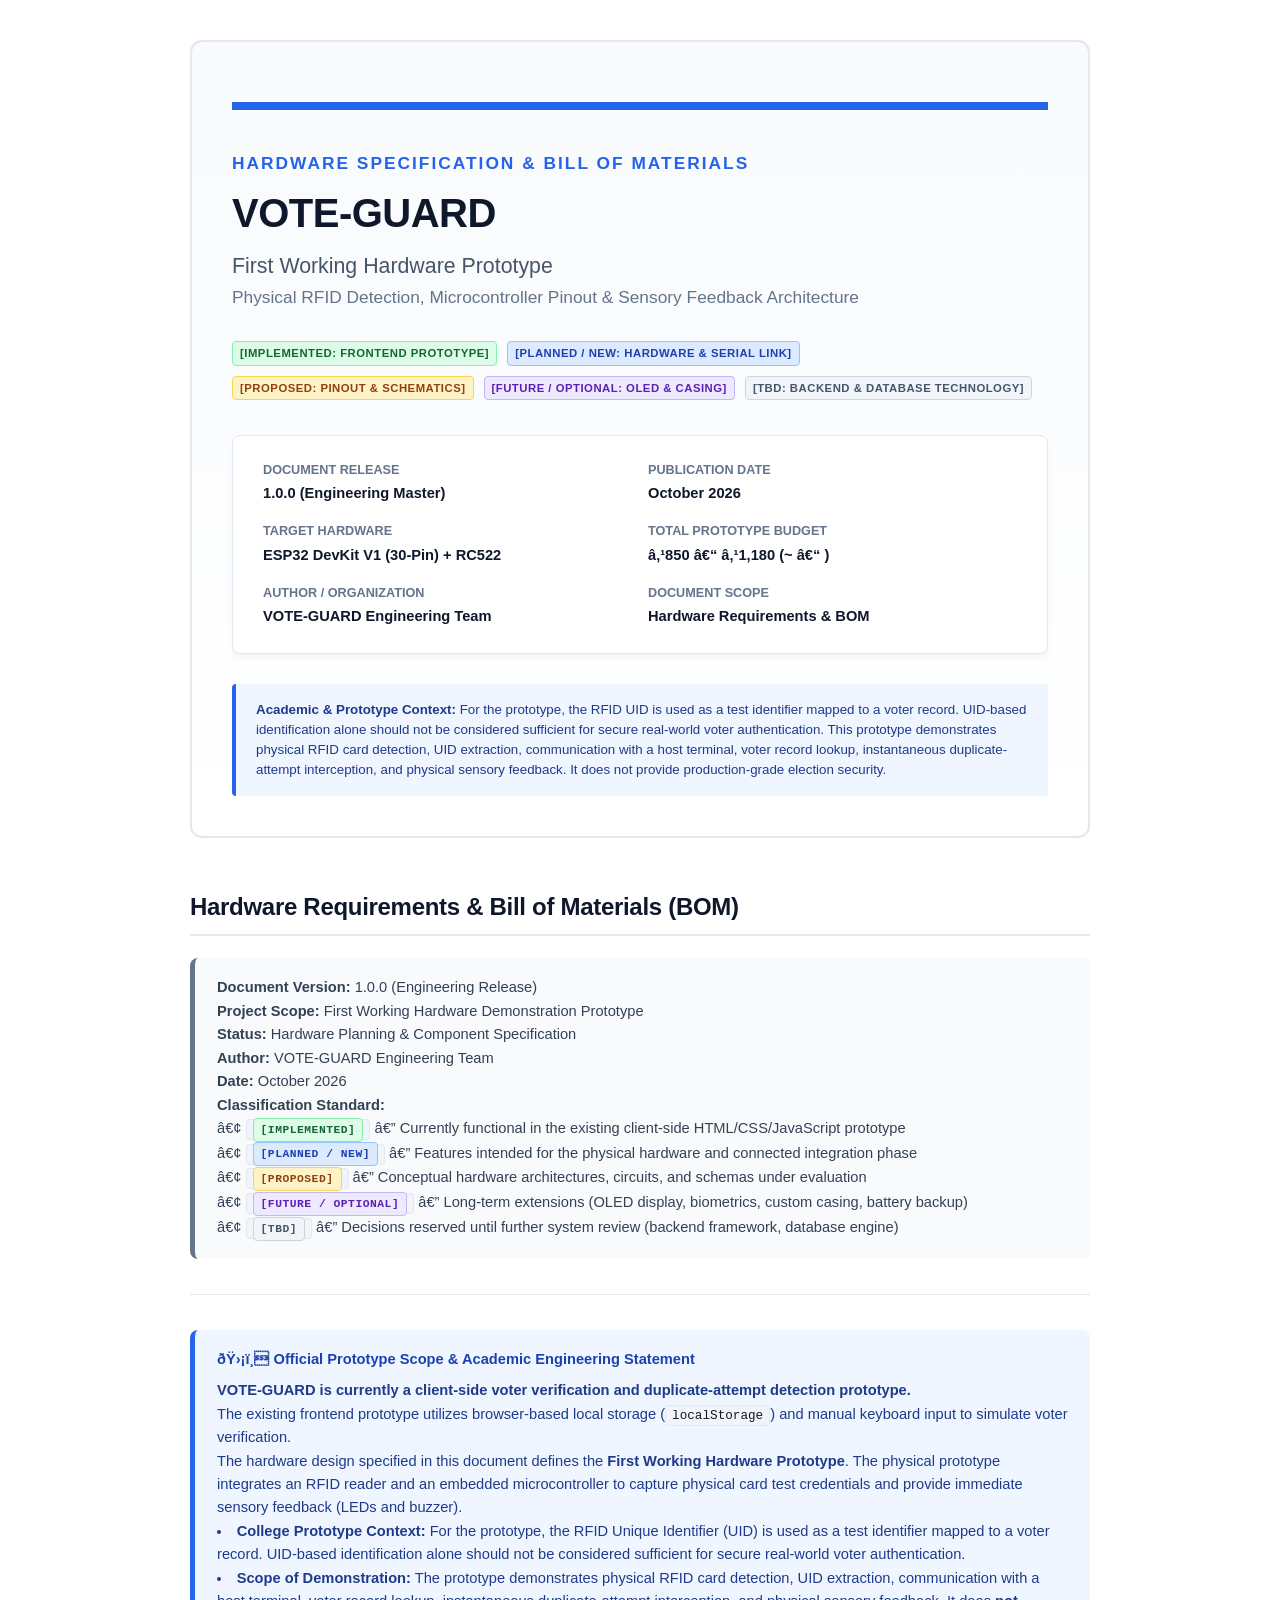
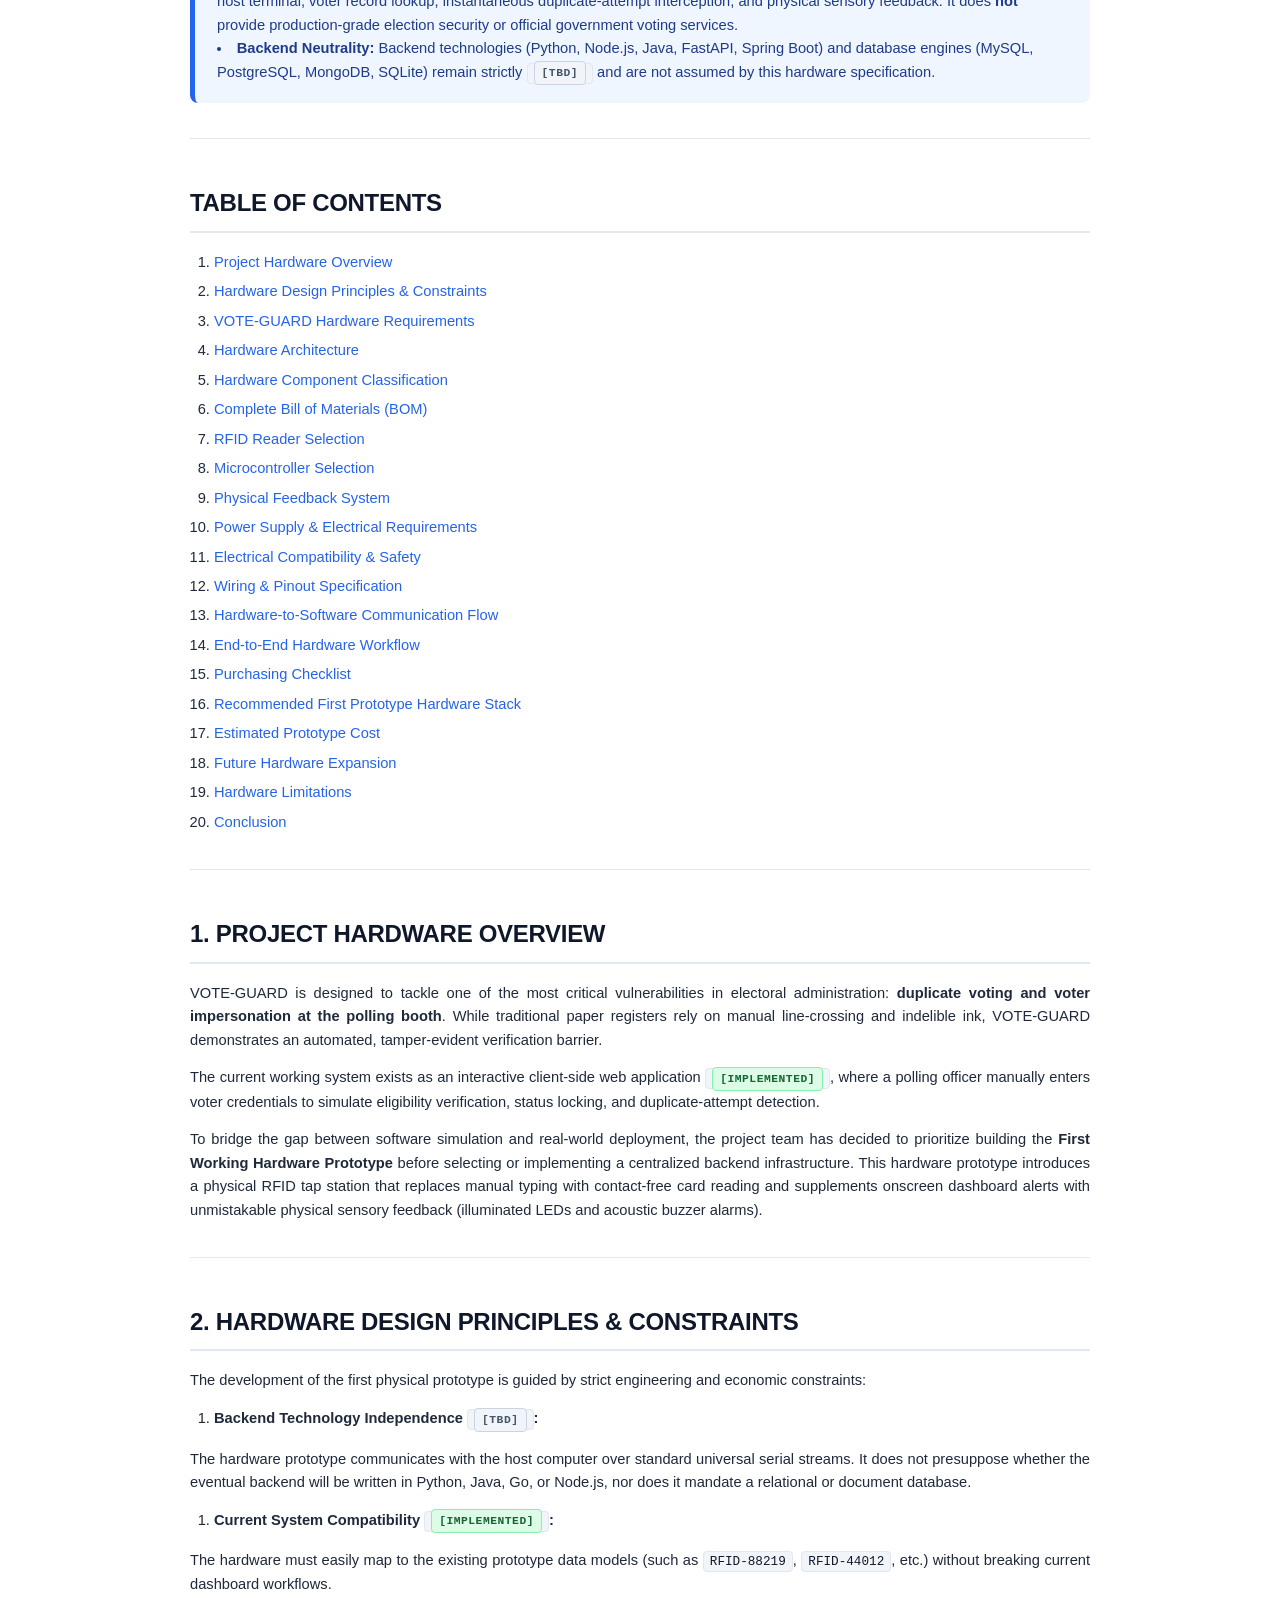
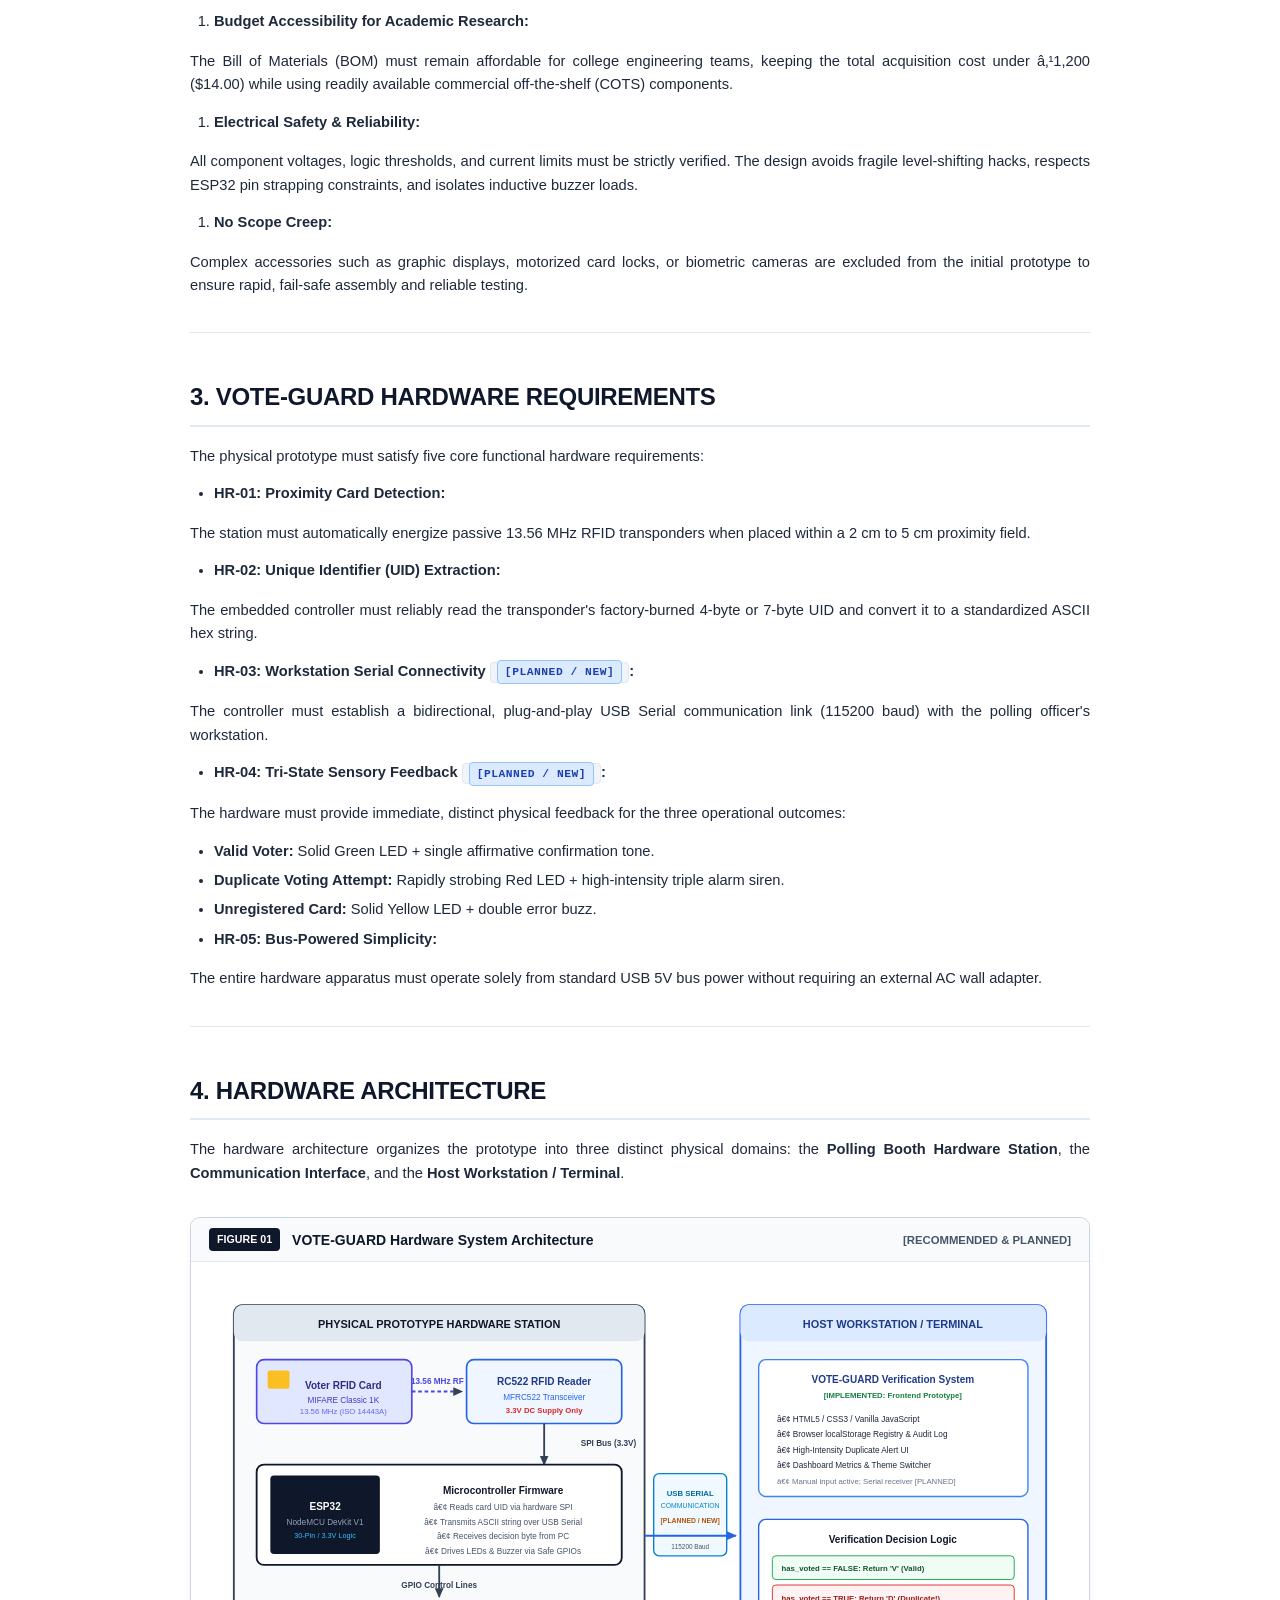
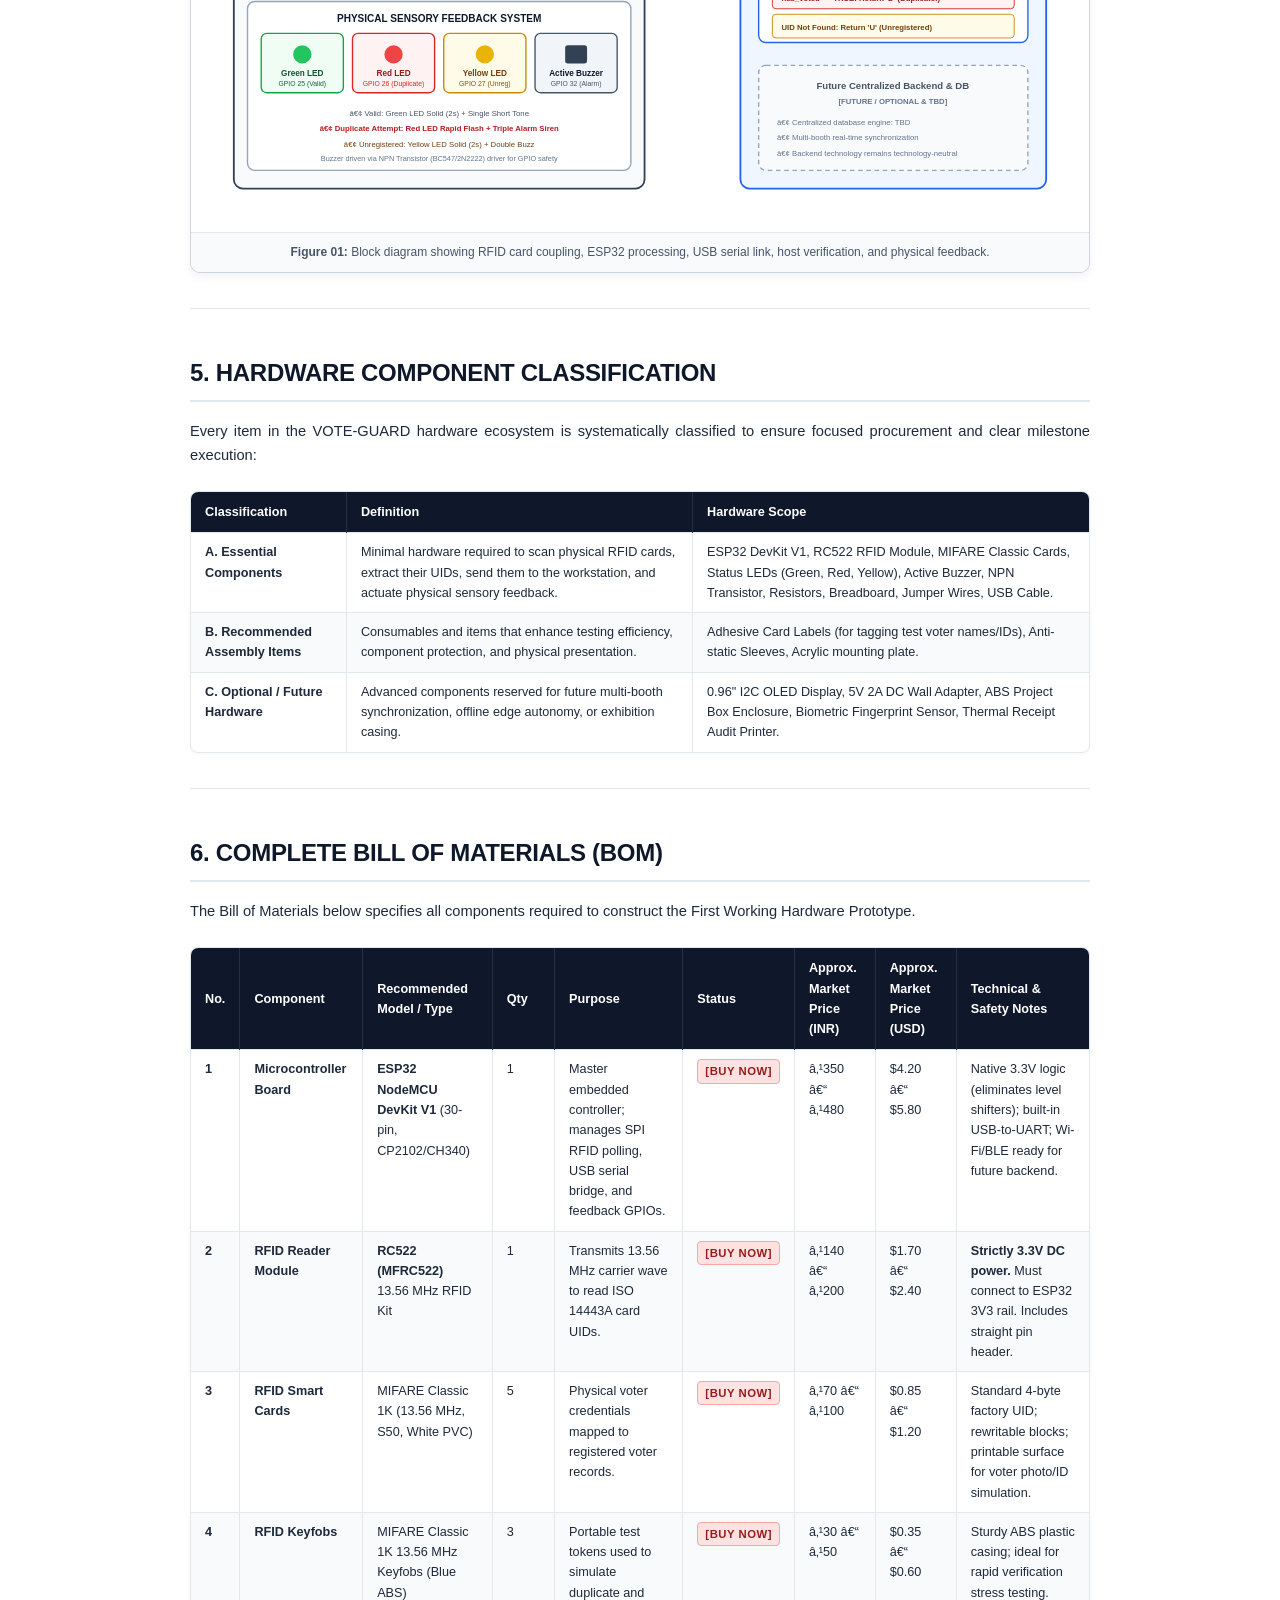
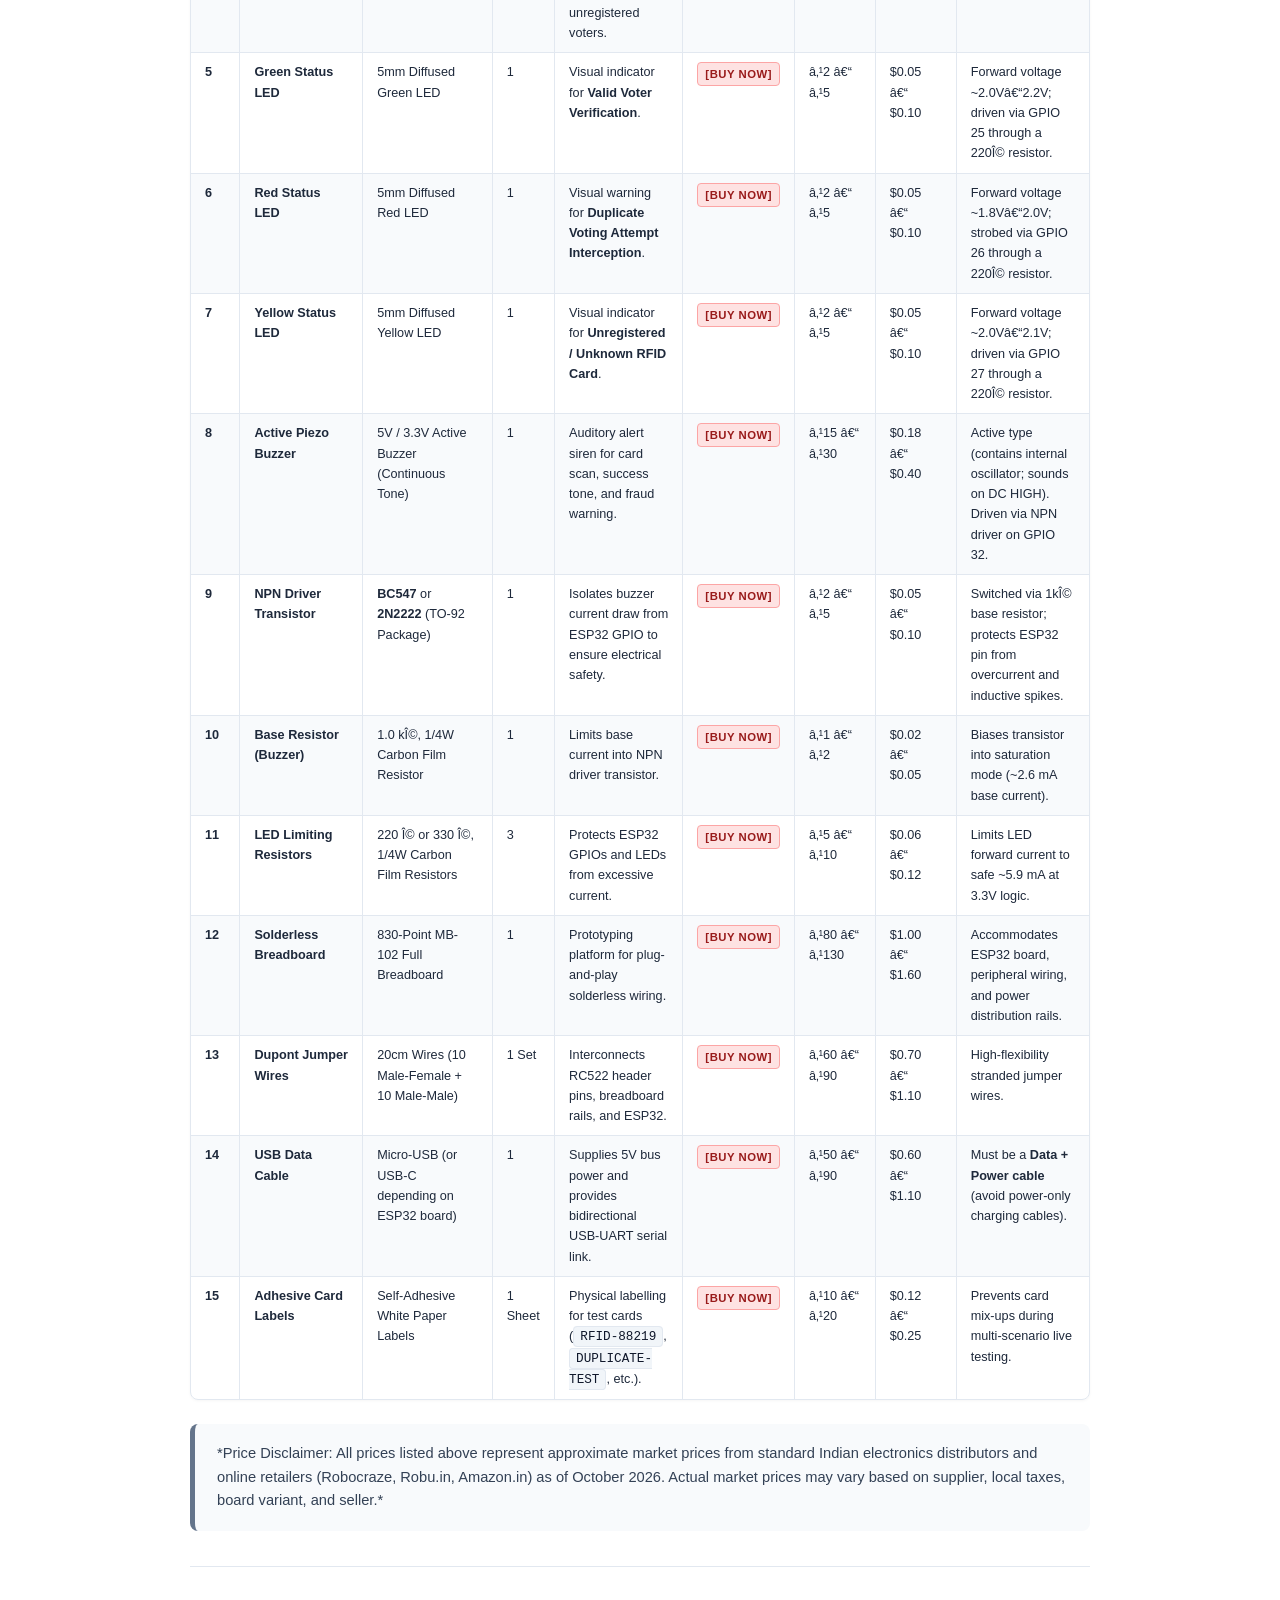
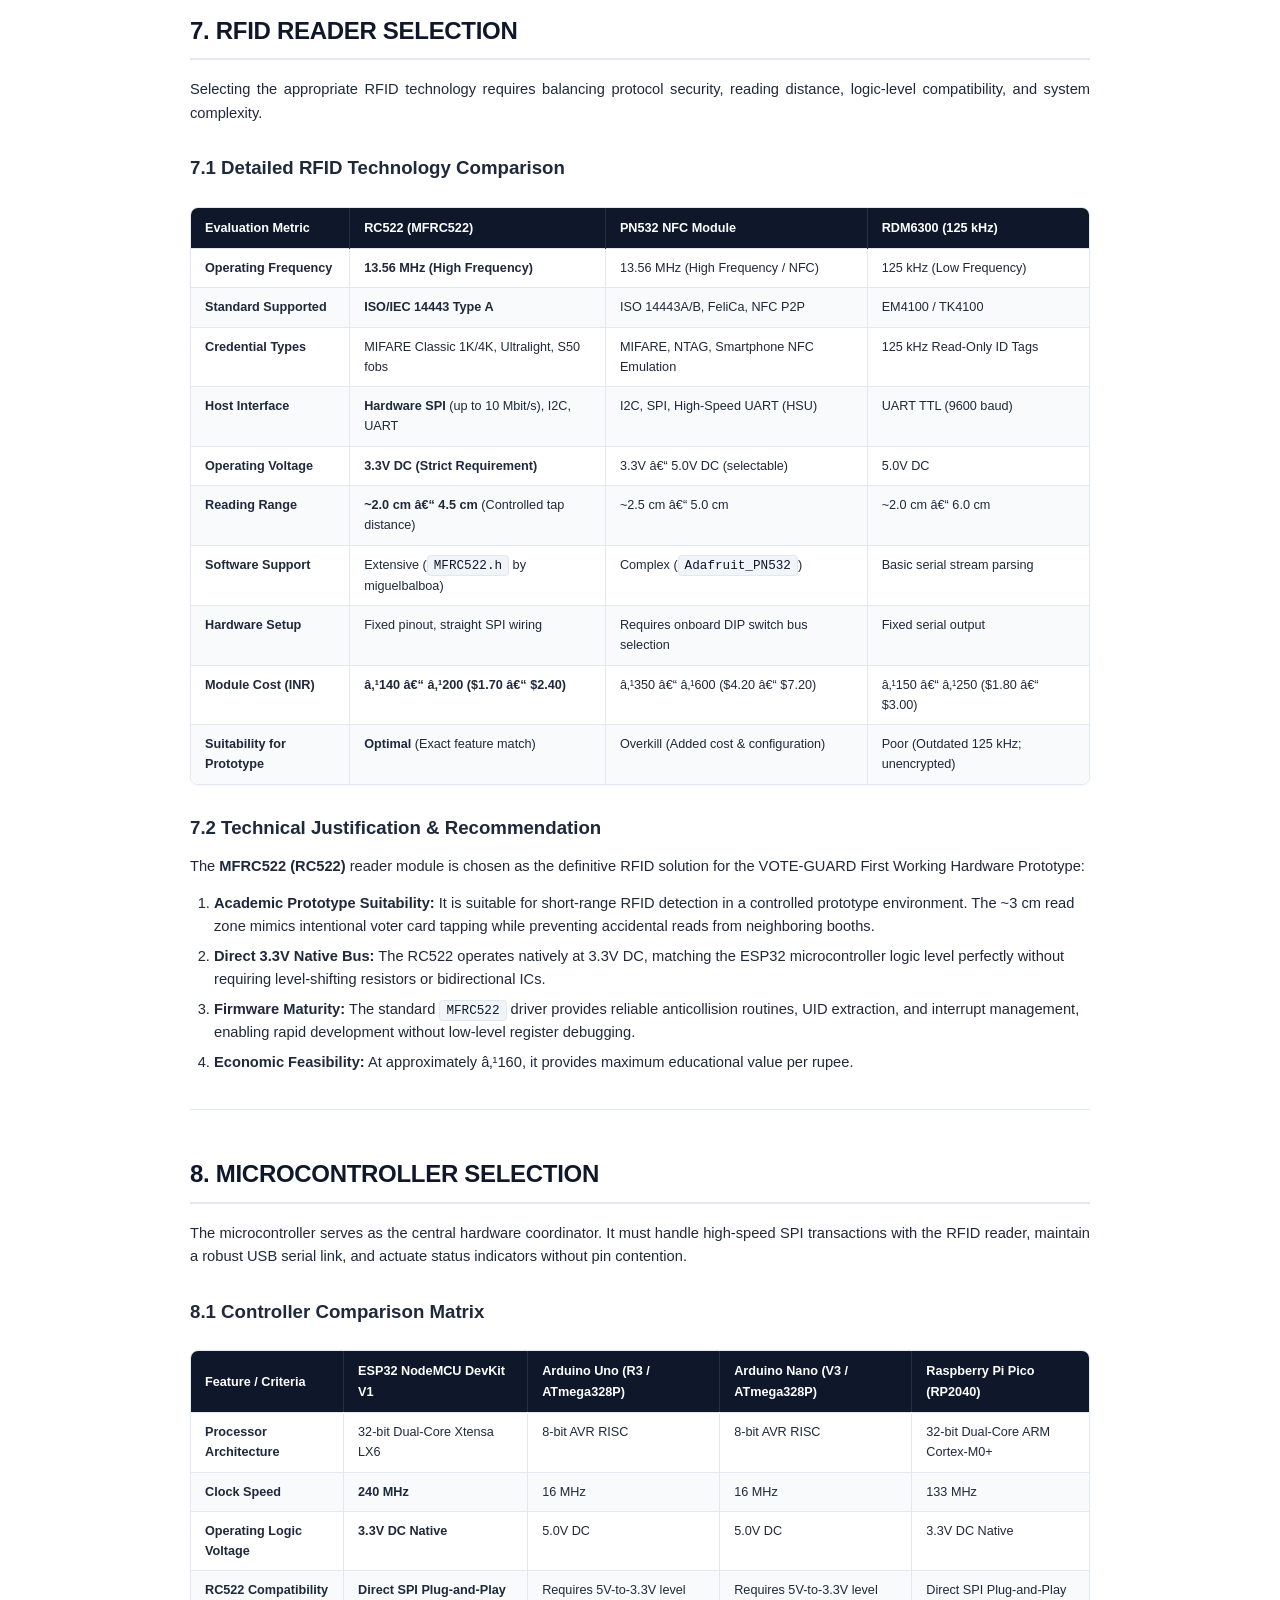
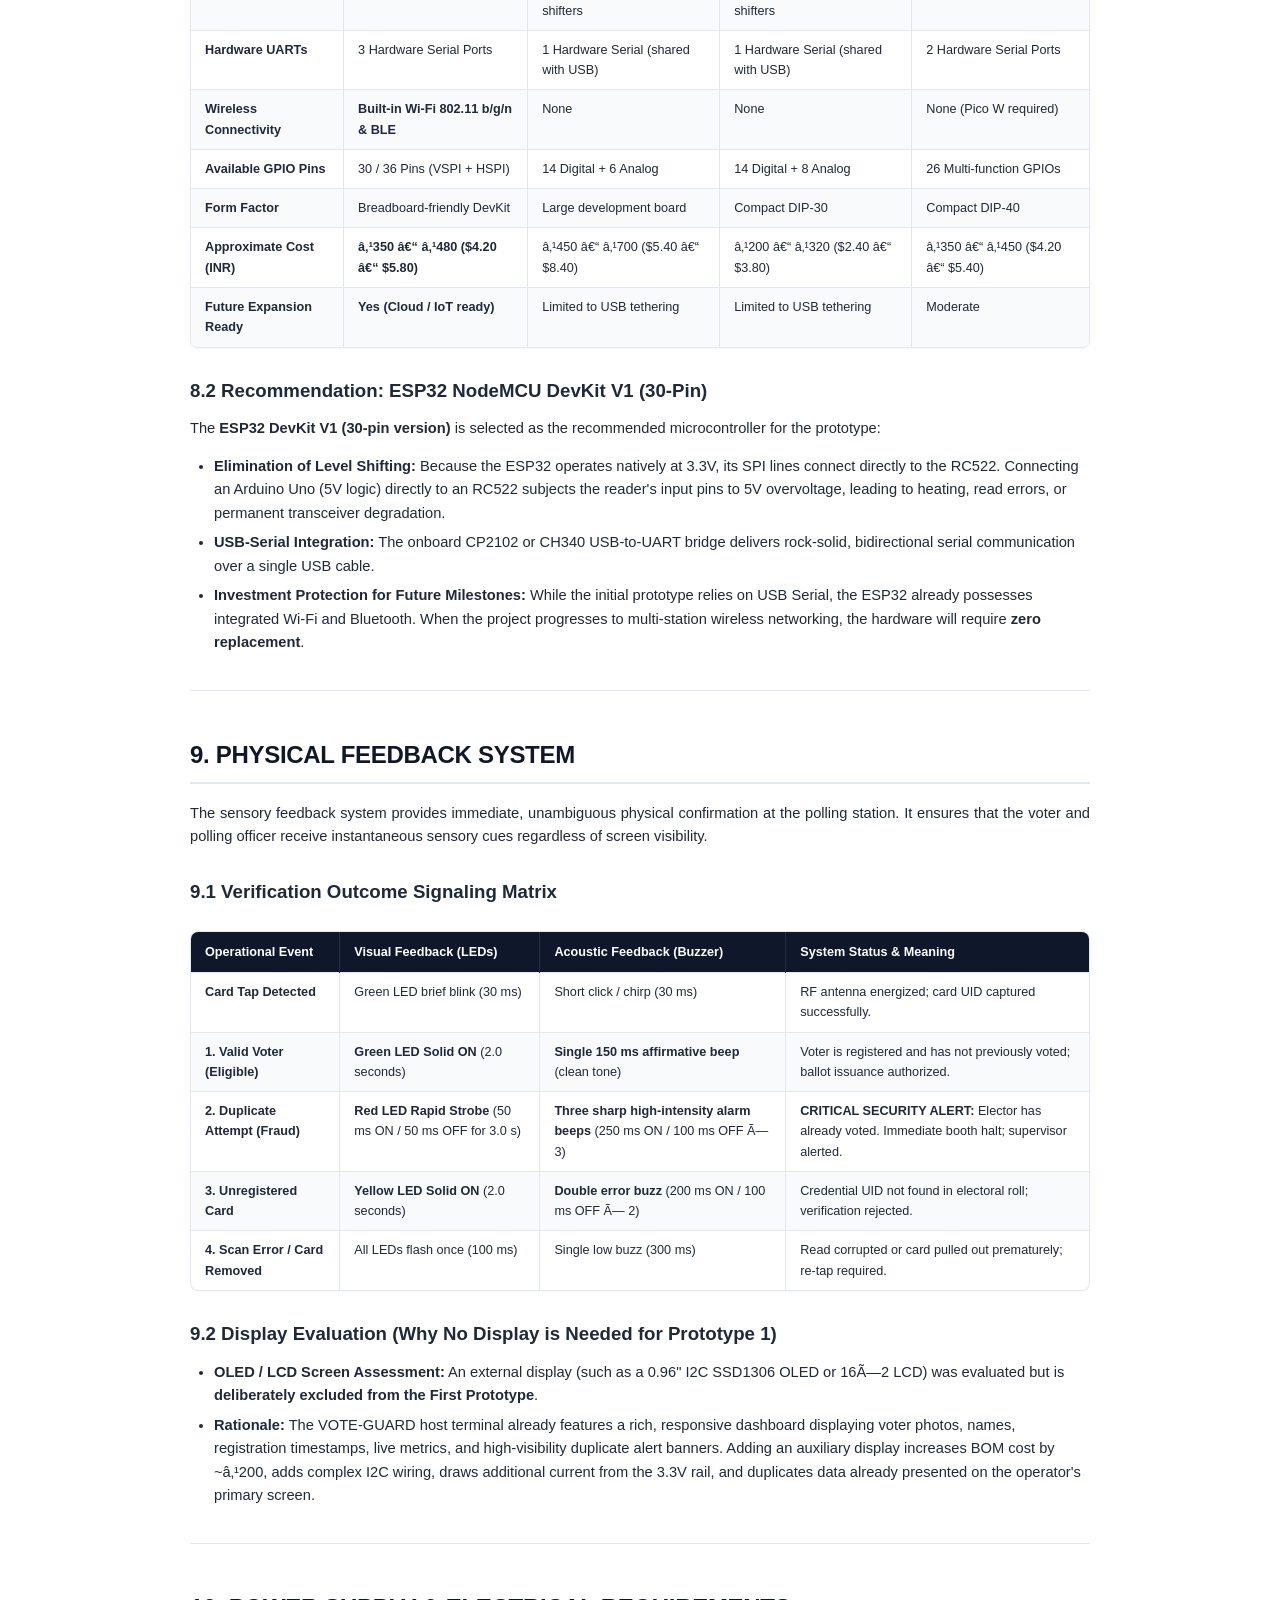
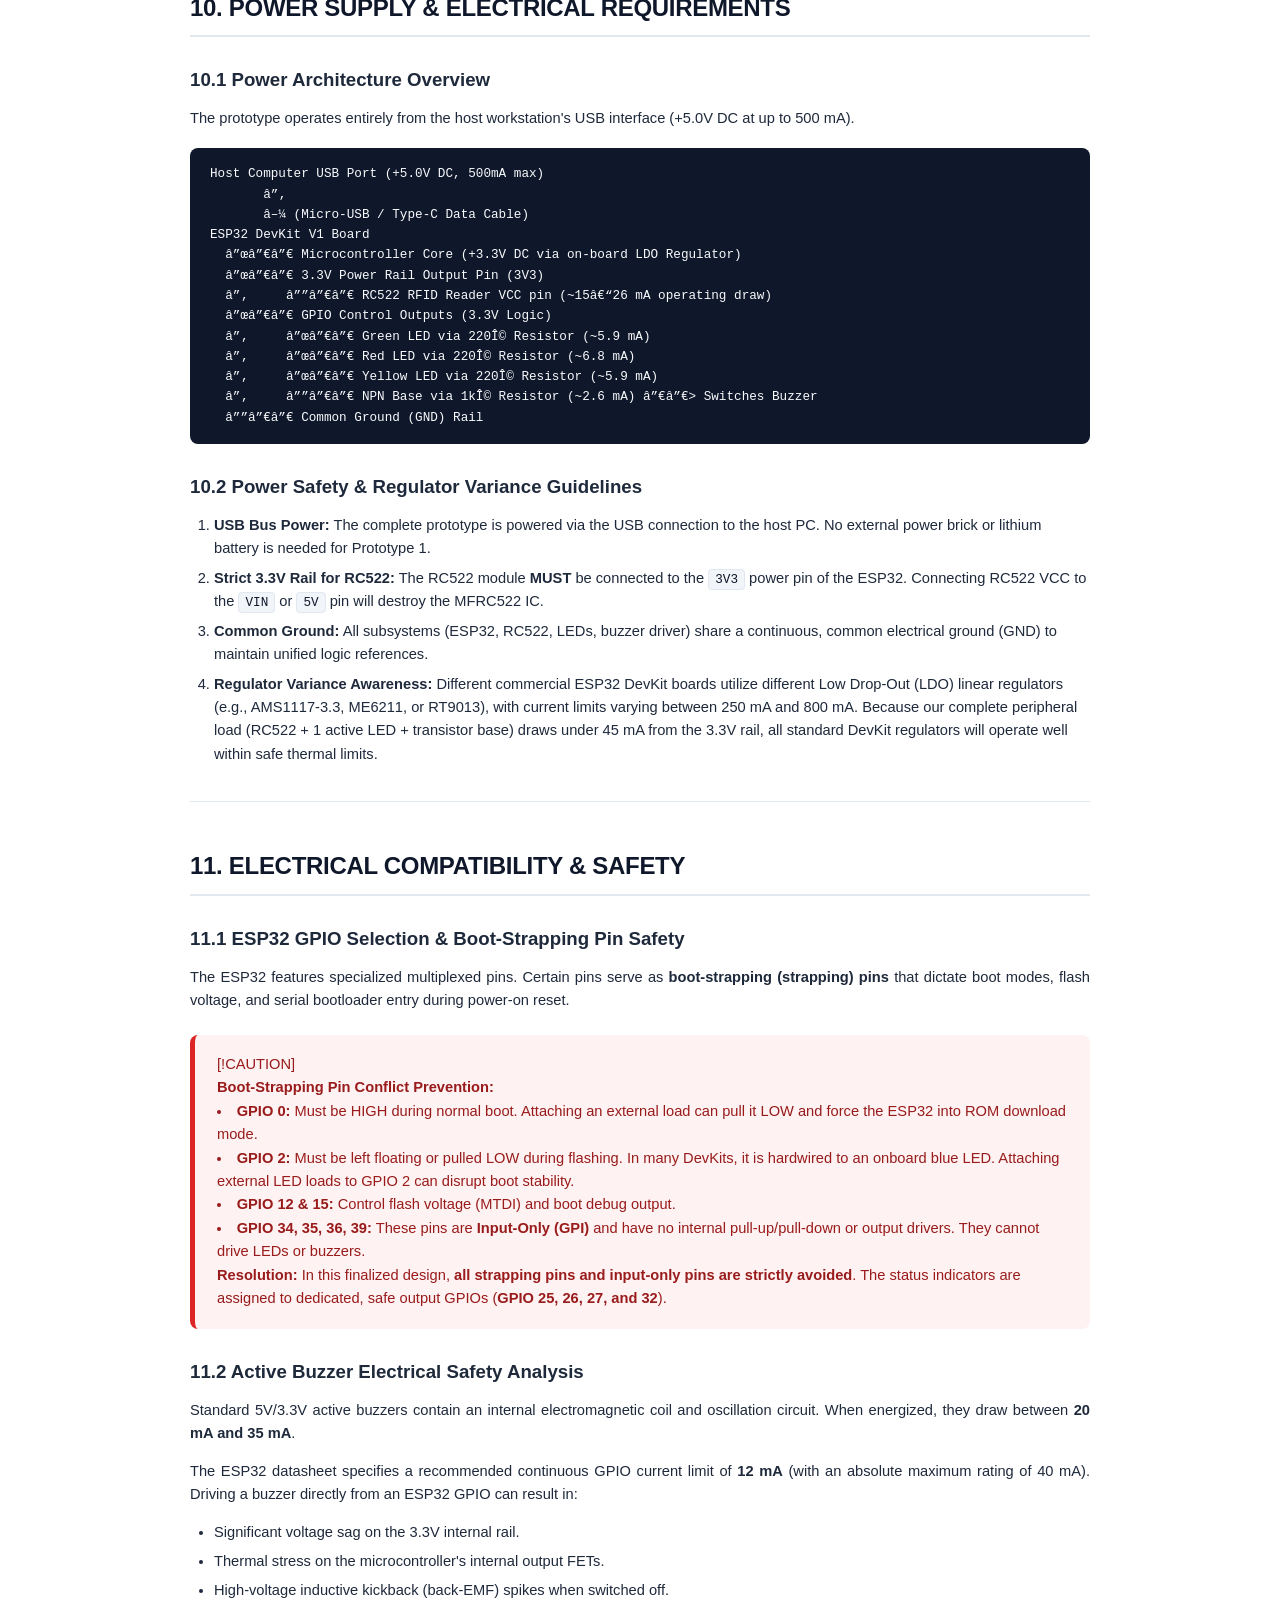
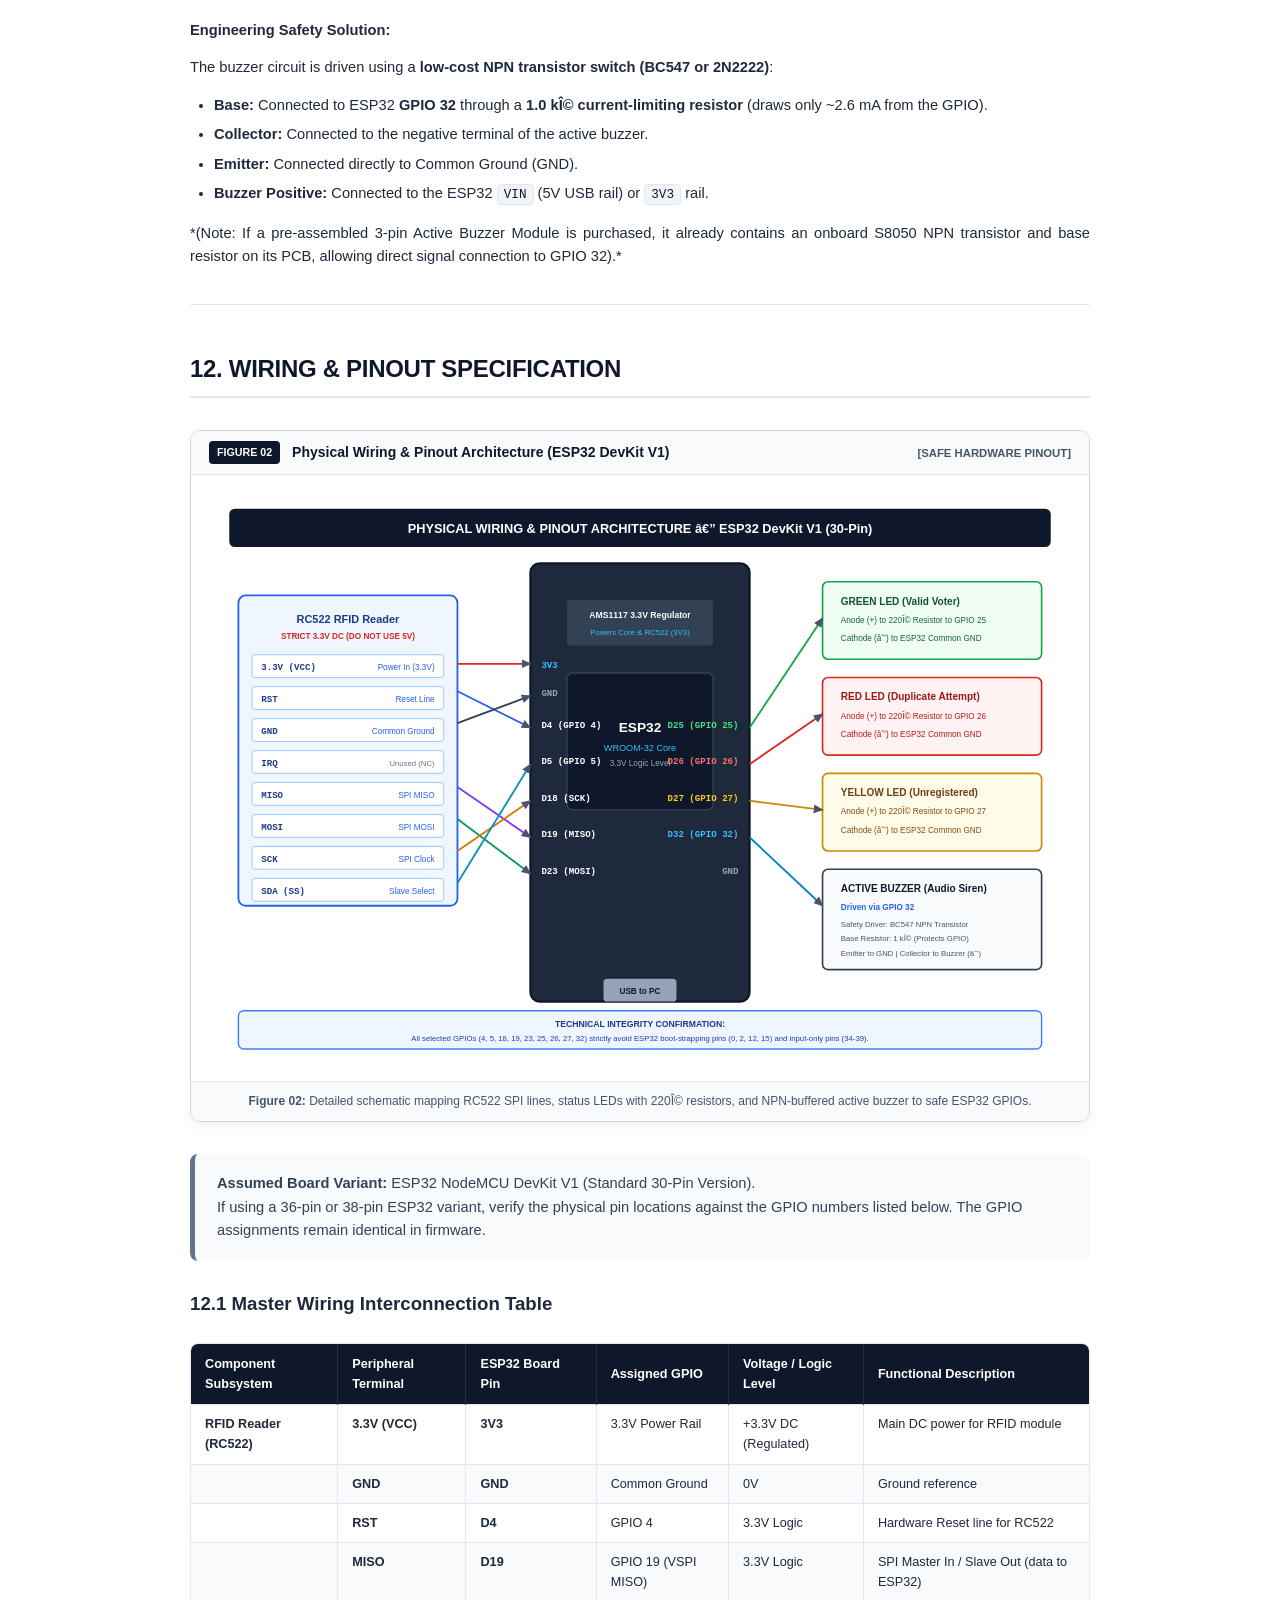
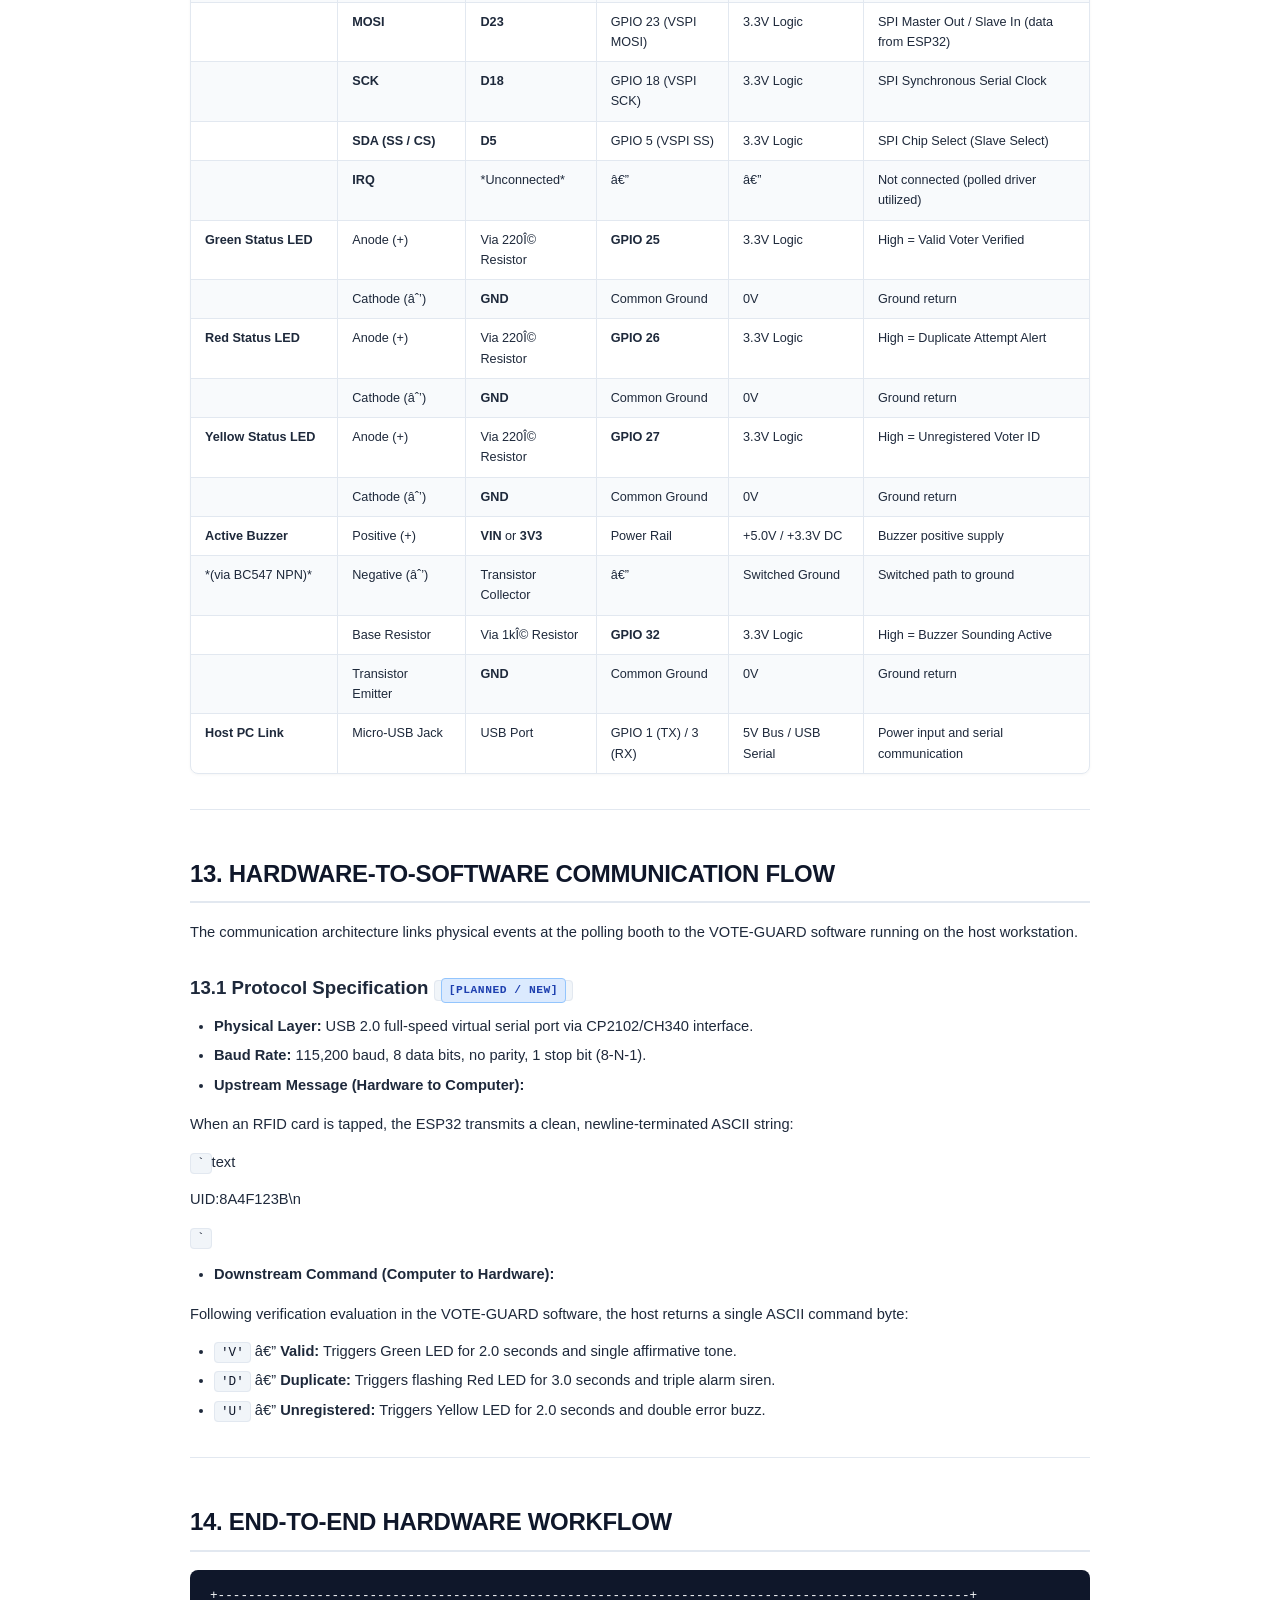
<file: VOTE-GUARD-Documentation/VOTE-GUARD_First_Working_Hardware_Prototype_Hardware_Requirements_and_BOM.html>
﻿<!DOCTYPE html>
<html lang="en">
<head>
  <meta charset="UTF-8">
  <meta name="viewport" content="width=device-width, initial-scale=1.0">
  <title>VOTE-GUARD â€” First Working Hardware Prototype: Hardware Requirements &amp; BOM</title>
  <style>
    :root {
      --primary: #0f172a;
      --primary-light: #1e293b;
      --accent: #2563eb;
      --text: #1e293b;
      --text-muted: #475569;
      --border: #e2e8f0;
      --border-dark: #cbd5e1;
      
      --badge-impl-bg: #dcfce7; --badge-impl-text: #166534; --badge-impl-border: #86efac;
      --badge-plan-bg: #dbeafe; --badge-plan-text: #1e40af; --badge-plan-border: #93c5fd;
      --badge-fut-bg: #ede9fe;  --badge-fut-text: #5b21b6;  --badge-fut-border: #c4b5fd;
      --badge-prop-bg: #fef3c7; --badge-prop-text: #92400e; --badge-prop-border: #fcd34d;
      --badge-tbd-bg: #f1f5f9;  --badge-tbd-text: #475569;  --badge-tbd-border: #cbd5e1;
      --badge-buy-bg: #fee2e2;  --badge-buy-text: #991b1b;  --badge-buy-border: #fca5a5;
    }

    * { box-sizing: border-box; margin: 0; padding: 0; }

    body {
      font-family: 'Segoe UI', -apple-system, BlinkMacSystemFont, Roboto, Helvetica, Arial, sans-serif;
      font-size: 11pt;
      line-height: 1.6;
      color: var(--text);
      background-color: #ffffff;
    }

    .document-container {
      max-width: 1000px;
      margin: 0 auto;
      padding: 40px 50px;
    }

    /* Cover Page */
    .cover-page {
      min-height: 85vh;
      display: flex;
      flex-direction: column;
      justify-content: space-between;
      padding: 60px 40px 40px 40px;
      border: 2px solid var(--border);
      border-radius: 12px;
      background: linear-gradient(180deg, #f8fafc 0%, #ffffff 100%);
      margin-bottom: 50px;
      page-break-after: always;
    }

    .cover-top {
      border-top: 8px solid var(--accent);
      padding-top: 40px;
    }

    .cover-kicker {
      font-size: 13pt;
      font-weight: 700;
      color: var(--accent);
      letter-spacing: 2px;
      text-transform: uppercase;
      margin-bottom: 12px;
    }

    .cover-title {
      font-size: 30pt;
      font-weight: 800;
      color: var(--primary);
      line-height: 1.15;
      margin-bottom: 16px;
      letter-spacing: -0.5px;
    }

    .cover-subtitle {
      font-size: 16pt;
      font-weight: 500;
      color: var(--text-muted);
      line-height: 1.4;
      margin-bottom: 30px;
    }

    .cover-badges {
      display: flex;
      flex-wrap: wrap;
      gap: 10px;
      margin-bottom: 35px;
    }

    .cover-meta-card {
      background: #ffffff;
      border: 1px solid var(--border);
      border-radius: 8px;
      padding: 24px 30px;
      box-shadow: 0 4px 6px -1px rgba(0, 0, 0, 0.05);
      margin-bottom: 30px;
    }

    .meta-grid {
      display: grid;
      grid-template-columns: repeat(2, 1fr);
      gap: 16px;
    }

    .meta-item { display: flex; flex-direction: column; }
    .meta-label { font-size: 9.5pt; font-weight: 600; color: #64748b; text-transform: uppercase; }
    .meta-value { font-size: 11pt; font-weight: 600; color: var(--primary); margin-top: 2px; }

    .cover-notice {
      background: #eff6ff;
      border-left: 4px solid var(--accent);
      padding: 16px 20px;
      border-radius: 4px;
      font-size: 10pt;
      color: #1e3a8a;
      line-height: 1.5;
    }

    /* Hierarchy */
    h2.section-heading {
      font-size: 18pt;
      font-weight: 700;
      color: var(--primary);
      margin-top: 45px;
      margin-bottom: 18px;
      padding-bottom: 8px;
      border-bottom: 2px solid var(--border);
      letter-spacing: -0.3px;
    }

    h3.sub-heading {
      font-size: 14pt;
      font-weight: 700;
      color: var(--primary-light);
      margin-top: 28px;
      margin-bottom: 12px;
    }

    h4.sub-sub-heading {
      font-size: 11.5pt;
      font-weight: 700;
      color: var(--text);
      margin-top: 20px;
      margin-bottom: 8px;
    }

    p.doc-paragraph {
      margin-bottom: 14px;
      text-align: justify;
    }

    hr.doc-divider {
      border: 0;
      height: 1px;
      background: var(--border);
      margin: 35px 0;
    }

    /* Badges */
    .badge {
      display: inline-block;
      font-size: 8.5pt;
      font-weight: 700;
      padding: 2px 7px;
      border-radius: 4px;
      text-transform: uppercase;
      letter-spacing: 0.5px;
      vertical-align: middle;
      white-space: nowrap;
    }

    .badge-implemented { background: var(--badge-impl-bg); color: var(--badge-impl-text); border: 1px solid var(--badge-impl-border); }
    .badge-planned { background: var(--badge-plan-bg); color: var(--badge-plan-text); border: 1px solid var(--badge-plan-border); }
    .badge-future { background: var(--badge-fut-bg); color: var(--badge-fut-text); border: 1px solid var(--badge-fut-border); }
    .badge-proposed { background: var(--badge-prop-bg); color: var(--badge-prop-text); border: 1px solid var(--badge-prop-border); }
    .badge-tbd { background: var(--badge-tbd-bg); color: var(--badge-tbd-text); border: 1px solid var(--badge-tbd-border); }
    .badge-buy { background: var(--badge-buy-bg); color: var(--badge-buy-text); border: 1px solid var(--badge-buy-border); }
    .badge-opt { background: #fefce8; color: #713f12; border: 1px solid #fde047; }
    .badge-fut { background: #f1f5f9; color: #475569; border: 1px solid #cbd5e1; }

    /* Callouts */
    .callout {
      border-radius: 8px;
      padding: 18px 22px;
      margin: 22px 0;
      border-left: 5px solid;
    }
    .callout-status { background: #eff6ff; border-color: #2563eb; color: #1e3a8a; }
    .callout-status h4 { color: #1e40af; margin-bottom: 8px; }
    .callout-warning { background: #fef2f2; border-color: #dc2626; color: #991b1b; }
    .callout-warning h4 { color: #b91c1c; margin-bottom: 8px; }
    .callout-note { background: #f8fafc; border-color: #64748b; color: #334155; }
    .callout-note h4 { color: #1e293b; margin-bottom: 8px; }
    .callout-tip { background: #f0fdf4; border-color: #16a34a; color: #14532d; }

    /* Lists */
    ul.doc-list, ol.doc-list { margin: 12px 0 16px 24px; }
    ul.doc-list li, ol.doc-list li { margin-bottom: 6px; }

    /* Tables */
    .table-wrapper {
      margin: 24px 0;
      overflow-x: auto;
      border: 1px solid var(--border);
      border-radius: 8px;
      box-shadow: 0 1px 3px rgba(0,0,0,0.04);
    }
    table.doc-table { width: 100%; border-collapse: collapse; font-size: 9.5pt; text-align: left; }
    table.doc-table th { background: var(--primary); color: #ffffff; font-weight: 600; padding: 10px 14px; border-right: 1px solid rgba(255,255,255,0.1); }
    table.doc-table th:last-child { border-right: none; }
    table.doc-table td { padding: 9px 14px; border-top: 1px solid var(--border); border-right: 1px solid var(--border); vertical-align: top; }
    table.doc-table td:last-child { border-right: none; }
    table.doc-table tbody tr:nth-child(even) { background: #f8fafc; }
    table.doc-table tbody tr:hover { background: #f1f5f9; }

    /* Code */
    pre.code-block, pre.diagram-code {
      background: #0f172a;
      color: #f8fafc;
      padding: 16px 20px;
      border-radius: 8px;
      font-family: 'Consolas', monospace;
      font-size: 9pt;
      overflow-x: auto;
      margin: 18px 0;
    }
    code { font-family: 'Consolas', monospace; font-size: 9.5pt; background: #f1f5f9; color: #0f172a; padding: 2px 6px; border-radius: 4px; border: 1px solid #e2e8f0; }
    pre code { background: transparent; color: inherit; padding: 0; border: none; }

    /* Diagrams */
    .diagram-container {
      margin: 32px 0;
      border: 1px solid var(--border-dark);
      border-radius: 10px;
      overflow: hidden;
      background: #ffffff;
      box-shadow: 0 4px 10px rgba(0, 0, 0, 0.05);
    }
    .diagram-header {
      display: flex;
      justify-content: space-between;
      align-items: center;
      background: #f8fafc;
      padding: 10px 18px;
      border-bottom: 1px solid var(--border);
    }
    .diagram-title-group { display: flex; align-items: center; gap: 12px; }
    .diagram-badge { background: var(--primary); color: #ffffff; font-size: 8pt; font-weight: 700; padding: 3px 8px; border-radius: 4px; }
    .diagram-title { font-size: 10.5pt; font-weight: 700; color: var(--primary); }
    .diagram-tag { font-size: 8.5pt; font-weight: 600; color: var(--text-muted); }
    .diagram-svg-wrapper { padding: 20px; display: flex; justify-content: center; align-items: center; background: #ffffff; overflow-x: auto; }
    .diagram-svg-wrapper svg { max-width: 100%; height: auto; display: block; }
    .diagram-caption { background: #f8fafc; padding: 10px 18px; border-top: 1px solid var(--border); font-size: 9pt; color: var(--text-muted); text-align: center; }

    a { color: var(--accent); text-decoration: none; }
    a:hover { text-decoration: underline; }

    /* Print */
    @media print {
      body { font-size: 9.5pt; line-height: 1.45; color: #000000; }
      .document-container { padding: 0; max-width: 100%; }
      .cover-page { min-height: 95vh; border: none; padding: 40px 20px; page-break-after: always; }
      .section-break { page-break-before: always; }
      .page-break-inside-avoid { page-break-inside: avoid; break-inside: avoid; }
      h2, h3 { page-break-after: avoid; }
      table.doc-table th { background: #1e293b !important; color: #ffffff !important; -webkit-print-color-adjust: exact; print-color-adjust: exact; }
      .diagram-container { page-break-inside: avoid; break-inside: avoid; border: 1px solid #cbd5e1; box-shadow: none; }
      .callout { page-break-inside: avoid; break-inside: avoid; -webkit-print-color-adjust: exact; print-color-adjust: exact; }
      .badge { -webkit-print-color-adjust: exact; print-color-adjust: exact; }
      @page { size: A4; margin: 15mm; }
    }
  </style>
</head>
<body>
  <div class="document-container">
    <!-- Executive Cover Page -->
    <div class="cover-page">
      <div class="cover-top">
        <div class="cover-kicker">Hardware Specification &amp; Bill of Materials</div>
        <div class="cover-title">VOTE-GUARD</div>
        <div class="cover-subtitle">First Working Hardware Prototype<br><span style="font-size: 13pt; color: #64748b;">Physical RFID Detection, Microcontroller Pinout &amp; Sensory Feedback Architecture</span></div>
        
        <div class="cover-badges">
          <span class="badge badge-implemented">[IMPLEMENTED: Frontend Prototype]</span>
          <span class="badge badge-planned">[PLANNED / NEW: Hardware &amp; Serial Link]</span>
          <span class="badge badge-proposed">[PROPOSED: Pinout &amp; Schematics]</span>
          <span class="badge badge-future">[FUTURE / OPTIONAL: OLED &amp; Casing]</span>
          <span class="badge badge-tbd">[TBD: Backend &amp; Database Technology]</span>
        </div>

        <div class="cover-meta-card">
          <div class="meta-grid">
            <div class="meta-item">
              <span class="meta-label">Document Release</span>
              <span class="meta-value">1.0.0 (Engineering Master)</span>
            </div>
            <div class="meta-item">
              <span class="meta-label">Publication Date</span>
              <span class="meta-value">October 2026</span>
            </div>
            <div class="meta-item">
              <span class="meta-label">Target Hardware</span>
              <span class="meta-value">ESP32 DevKit V1 (30-Pin) + RC522</span>
            </div>
            <div class="meta-item">
              <span class="meta-label">Total Prototype Budget</span>
              <span class="meta-value">â‚¹850 â€“ â‚¹1,180 (~ â€“ )</span>
            </div>
            <div class="meta-item">
              <span class="meta-label">Author / Organization</span>
              <span class="meta-value">VOTE-GUARD Engineering Team</span>
            </div>
            <div class="meta-item">
              <span class="meta-label">Document Scope</span>
              <span class="meta-value">Hardware Requirements &amp; BOM</span>
            </div>
          </div>
        </div>
      </div>

      <div class="cover-notice">
        <strong>Academic &amp; Prototype Context:</strong> For the prototype, the RFID UID is used as a test identifier mapped to a voter record. UID-based identification alone should not be considered sufficient for secure real-world voter authentication. This prototype demonstrates physical RFID card detection, UID extraction, communication with a host terminal, voter record lookup, instantaneous duplicate-attempt interception, and physical sensory feedback. It does not provide production-grade election security.
      </div>
    </div>

    <!-- Main Content Body -->
    <div class="main-content">
<h2 id='hardware-requirements-bill-of-materials-bom' class='section-heading section-break'>Hardware Requirements &amp; Bill of Materials (BOM)</h2>
<div class='callout callout-note page-break-inside-avoid'><p><strong>Document Version:</strong> 1.0.0 (Engineering Release)</p>
<p><strong>Project Scope:</strong> First Working Hardware Demonstration Prototype</p>
<p><strong>Status:</strong> Hardware Planning &amp; Component Specification</p>
<p><strong>Author:</strong> VOTE-GUARD Engineering Team</p>
<p><strong>Date:</strong> October 2026</p>
<p><strong>Classification Standard:</strong></p>
<p>&#226;€&#162; <code><span class="badge badge-implemented">[IMPLEMENTED]</span></code> &#226;€” Currently functional in the existing client-side HTML/CSS/JavaScript prototype</p>
<p>&#226;€&#162; <code><span class="badge badge-planned">[PLANNED / NEW]</span></code> &#226;€” Features intended for the physical hardware and connected integration phase</p>
<p>&#226;€&#162; <code><span class="badge badge-proposed">[PROPOSED]</span></code> &#226;€” Conceptual hardware architectures, circuits, and schemas under evaluation</p>
<p>&#226;€&#162; <code><span class="badge badge-future">[FUTURE / OPTIONAL]</span></code> &#226;€” Long-term extensions (OLED display, biometrics, custom casing, battery backup)</p>
<p>&#226;€&#162; <code><span class="badge badge-tbd">[TBD]</span></code> &#226;€” Decisions reserved until further system review (backend framework, database engine)</p>
</div>
<hr class='doc-divider'>
<div class='callout callout-status page-break-inside-avoid'><h4 class='callout-heading'>&#240;Ÿ›&#161;&#239;&#184; Official Prototype Scope &amp; Academic Engineering Statement</h4>
<p><strong>VOTE-GUARD is currently a client-side voter verification and duplicate-attempt detection prototype.</strong></p>
<p>The existing frontend prototype utilizes browser-based local storage (<code>localStorage</code>) and manual keyboard input to simulate voter verification.</p>
<p>The hardware design specified in this document defines the <strong>First Working Hardware Prototype</strong>. The physical prototype integrates an RFID reader and an embedded microcontroller to capture physical card test credentials and provide immediate sensory feedback (LEDs and buzzer).</p>
<li><strong>College Prototype Context:</strong> For the prototype, the RFID Unique Identifier (UID) is used as a test identifier mapped to a voter record. UID-based identification alone should not be considered sufficient for secure real-world voter authentication.</li>
<li><strong>Scope of Demonstration:</strong> The prototype demonstrates physical RFID card detection, UID extraction, communication with a host terminal, voter record lookup, instantaneous duplicate-attempt interception, and physical sensory feedback. It does <strong>not</strong> provide production-grade election security or official government voting services.</li>
<li><strong>Backend Neutrality:</strong> Backend technologies (Python, Node.js, Java, FastAPI, Spring Boot) and database engines (MySQL, PostgreSQL, MongoDB, SQLite) remain strictly <strong><code><span class="badge badge-tbd">[TBD]</span></code></strong> and are not assumed by this hardware specification.</li>
</div>
<hr class='doc-divider'>
<h2 id='table-of-contents' class='section-heading section-break'>TABLE OF CONTENTS</h2>
<ol class='doc-list'>
<li><a href="#1-project-hardware-overview">Project Hardware Overview</a></li>
<li><a href="#2-hardware-design-principles--constraints">Hardware Design Principles &amp; Constraints</a></li>
<li><a href="#3-vote-guard-hardware-requirements">VOTE-GUARD Hardware Requirements</a></li>
<li><a href="#4-hardware-architecture">Hardware Architecture</a></li>
<li><a href="#5-hardware-component-classification">Hardware Component Classification</a></li>
<li><a href="#6-complete-bill-of-materials-bom">Complete Bill of Materials (BOM)</a></li>
<li><a href="#7-rfid-reader-selection">RFID Reader Selection</a></li>
<li><a href="#8-microcontroller-selection">Microcontroller Selection</a></li>
<li><a href="#9-physical-feedback-system">Physical Feedback System</a></li>
<li><a href="#10-power-supply--electrical-requirements">Power Supply &amp; Electrical Requirements</a></li>
<li><a href="#11-electrical-compatibility--safety">Electrical Compatibility &amp; Safety</a></li>
<li><a href="#12-wiring--pinout-specification">Wiring &amp; Pinout Specification</a></li>
<li><a href="#13-hardware-to-software-communication-flow">Hardware-to-Software Communication Flow</a></li>
<li><a href="#14-end-to-end-hardware-workflow">End-to-End Hardware Workflow</a></li>
<li><a href="#15-purchasing-checklist">Purchasing Checklist</a></li>
<li><a href="#16-recommended-first-prototype-hardware-stack">Recommended First Prototype Hardware Stack</a></li>
<li><a href="#17-estimated-prototype-cost">Estimated Prototype Cost</a></li>
<li><a href="#18-future-hardware-expansion">Future Hardware Expansion</a></li>
<li><a href="#19-hardware-limitations">Hardware Limitations</a></li>
<li><a href="#20-conclusion">Conclusion</a></li>
</ol>
<hr class='doc-divider'>
<h2 id='1-project-hardware-overview' class='section-heading section-break'>1. PROJECT HARDWARE OVERVIEW</h2>
<p class='doc-paragraph'>VOTE-GUARD is designed to tackle one of the most critical vulnerabilities in electoral administration: <strong>duplicate voting and voter impersonation at the polling booth</strong>. While traditional paper registers rely on manual line-crossing and indelible ink, VOTE-GUARD demonstrates an automated, tamper-evident verification barrier.</p>
<p class='doc-paragraph'>The current working system exists as an interactive client-side web application <code><span class="badge badge-implemented">[IMPLEMENTED]</span></code>, where a polling officer manually enters voter credentials to simulate eligibility verification, status locking, and duplicate-attempt detection.</p>
<p class='doc-paragraph'>To bridge the gap between software simulation and real-world deployment, the project team has decided to prioritize building the <strong>First Working Hardware Prototype</strong> before selecting or implementing a centralized backend infrastructure. This hardware prototype introduces a physical RFID tap station that replaces manual typing with contact-free card reading and supplements onscreen dashboard alerts with unmistakable physical sensory feedback (illuminated LEDs and acoustic buzzer alarms).</p>
<hr class='doc-divider'>
<h2 id='2-hardware-design-principles-constraints' class='section-heading section-break'>2. HARDWARE DESIGN PRINCIPLES &amp; CONSTRAINTS</h2>
<p class='doc-paragraph'>The development of the first physical prototype is guided by strict engineering and economic constraints:</p>
<ol class='doc-list'>
<li><strong>Backend Technology Independence <code><span class="badge badge-tbd">[TBD]</span></code>:</strong></li>
</ol>
<p class='doc-paragraph'>   The hardware prototype communicates with the host computer over standard universal serial streams. It does not presuppose whether the eventual backend will be written in Python, Java, Go, or Node.js, nor does it mandate a relational or document database.</p>
<ol class='doc-list'>
<li><strong>Current System Compatibility <code><span class="badge badge-implemented">[IMPLEMENTED]</span></code>:</strong></li>
</ol>
<p class='doc-paragraph'>   The hardware must easily map to the existing prototype data models (such as <code>RFID-88219</code>, <code>RFID-44012</code>, etc.) without breaking current dashboard workflows.</p>
<ol class='doc-list'>
<li><strong>Budget Accessibility for Academic Research:</strong></li>
</ol>
<p class='doc-paragraph'>   The Bill of Materials (BOM) must remain affordable for college engineering teams, keeping the total acquisition cost under &#226;‚&#185;1,200 ($14.00) while using readily available commercial off-the-shelf (COTS) components.</p>
<ol class='doc-list'>
<li><strong>Electrical Safety &amp; Reliability:</strong></li>
</ol>
<p class='doc-paragraph'>   All component voltages, logic thresholds, and current limits must be strictly verified. The design avoids fragile level-shifting hacks, respects ESP32 pin strapping constraints, and isolates inductive buzzer loads.</p>
<ol class='doc-list'>
<li><strong>No Scope Creep:</strong></li>
</ol>
<p class='doc-paragraph'>   Complex accessories such as graphic displays, motorized card locks, or biometric cameras are excluded from the initial prototype to ensure rapid, fail-safe assembly and reliable testing.</p>
<hr class='doc-divider'>
<h2 id='3-vote-guard-hardware-requirements' class='section-heading section-break'>3. VOTE-GUARD HARDWARE REQUIREMENTS</h2>
<p class='doc-paragraph'>The physical prototype must satisfy five core functional hardware requirements:</p>
<ul class='doc-list'>
<li><strong>HR-01: Proximity Card Detection:</strong></li>
</ul>
<p class='doc-paragraph'>  The station must automatically energize passive 13.56 MHz RFID transponders when placed within a 2 cm to 5 cm proximity field.</p>
<ul class='doc-list'>
<li><strong>HR-02: Unique Identifier (UID) Extraction:</strong></li>
</ul>
<p class='doc-paragraph'>  The embedded controller must reliably read the transponder&#39;s factory-burned 4-byte or 7-byte UID and convert it to a standardized ASCII hex string.</p>
<ul class='doc-list'>
<li><strong>HR-03: Workstation Serial Connectivity <code><span class="badge badge-planned">[PLANNED / NEW]</span></code>:</strong></li>
</ul>
<p class='doc-paragraph'>  The controller must establish a bidirectional, plug-and-play USB Serial communication link (115200 baud) with the polling officer&#39;s workstation.</p>
<ul class='doc-list'>
<li><strong>HR-04: Tri-State Sensory Feedback <code><span class="badge badge-planned">[PLANNED / NEW]</span></code>:</strong></li>
</ul>
<p class='doc-paragraph'>  The hardware must provide immediate, distinct physical feedback for the three operational outcomes:</p>
<ul class='doc-list'>
<li><strong>Valid Voter:</strong> Solid Green LED + single affirmative confirmation tone.</li>
<li><strong>Duplicate Voting Attempt:</strong> Rapidly strobing Red LED + high-intensity triple alarm siren.</li>
<li><strong>Unregistered Card:</strong> Solid Yellow LED + double error buzz.</li>
<li><strong>HR-05: Bus-Powered Simplicity:</strong></li>
</ul>
<p class='doc-paragraph'>  The entire hardware apparatus must operate solely from standard USB 5V bus power without requiring an external AC wall adapter.</p>
<hr class='doc-divider'>
<h2 id='4-hardware-architecture' class='section-heading section-break'>4. HARDWARE ARCHITECTURE</h2>
<p class='doc-paragraph'>The hardware architecture organizes the prototype into three distinct physical domains: the <strong>Polling Booth Hardware Station</strong>, the <strong>Communication Interface</strong>, and the <strong>Host Workstation / Terminal</strong>.</p>
<div class="diagram-container page-break-inside-avoid">
  <div class="diagram-header">
    <div class="diagram-title-group">
      <span class="diagram-badge">FIGURE 01</span>
      <span class="diagram-title">VOTE-GUARD Hardware System Architecture</span>
    </div>
    <span class="diagram-tag">[RECOMMENDED & PLANNED]</span>
  </div>
  <div class="diagram-svg-wrapper">
    <svg xmlns="http://www.w3.org/2000/svg" viewBox="0 0 940 580" width="100%" height="580">
  <defs>
    <marker id="hwArr" viewBox="0 0 10 10" refX="8" refY="5" markerWidth="6" markerHeight="6" orient="auto-start-reverse">
      <path d="M 0 1 L 9 5 L 0 9 z" fill="#334155"/>
    </marker>
    <marker id="hwArrBlue" viewBox="0 0 10 10" refX="8" refY="5" markerWidth="6" markerHeight="6" orient="auto-start-reverse">
      <path d="M 0 1 L 9 5 L 0 9 z" fill="#2563eb"/>
    </marker>
    <marker id="hwArrGreen" viewBox="0 0 10 10" refX="8" refY="5" markerWidth="6" markerHeight="6" orient="auto-start-reverse">
      <path d="M 0 1 L 9 5 L 0 9 z" fill="#16a34a"/>
    </marker>
  </defs>
  <rect width="100%" height="100%" fill="#ffffff" rx="8"/>

  <!-- Main Left Container: Physical Station -->
  <rect x="25" y="25" width="450" height="530" rx="10" fill="#f8fafc" stroke="#334155" stroke-width="2"/>
  <rect x="25" y="25" width="450" height="40" rx="10" fill="#e2e8f0"/>
  <text x="250" y="50" font-family="Segoe UI, sans-serif" font-size="12" font-weight="bold" fill="#0f172a" text-anchor="middle">PHYSICAL PROTOTYPE HARDWARE STATION</text>

  <!-- Step 1: RFID Card -->
  <g transform="translate(50, 85)">
    <rect x="0" y="0" width="170" height="70" rx="8" fill="#e0e7ff" stroke="#4f46e5" stroke-width="1.8"/>
    <rect x="12" y="12" width="24" height="20" rx="2" fill="#fbbf24"/>
    <text x="95" y="32" font-family="Segoe UI, sans-serif" font-size="11" font-weight="bold" fill="#312e81" text-anchor="middle">Voter RFID Card</text>
    <text x="95" y="48" font-family="Segoe UI, sans-serif" font-size="9" fill="#4338ca" text-anchor="middle">MIFARE Classic 1K</text>
    <text x="95" y="60" font-family="Segoe UI, sans-serif" font-size="8.5" fill="#6366f1" text-anchor="middle">13.56 MHz (ISO 14443A)</text>
  </g>

  <!-- RF Coupling Arrow -->
  <line x1="220" y1="120" x2="275" y2="120" stroke="#4f46e5" stroke-width="2" stroke-dasharray="4,3" marker-end="url(#hwArr)"/>
  <text x="248" y="112" font-family="Segoe UI, sans-serif" font-size="9" font-weight="bold" fill="#4f46e5" text-anchor="middle">13.56 MHz RF</text>

  <!-- Step 2: RC522 Reader -->
  <g transform="translate(280, 85)">
    <rect x="0" y="0" width="170" height="70" rx="8" fill="#eff6ff" stroke="#2563eb" stroke-width="1.8"/>
    <text x="85" y="28" font-family="Segoe UI, sans-serif" font-size="11" font-weight="bold" fill="#1e3a8a" text-anchor="middle">RC522 RFID Reader</text>
    <text x="85" y="44" font-family="Segoe UI, sans-serif" font-size="9" fill="#2563eb" text-anchor="middle">MFRC522 Transceiver</text>
    <text x="85" y="58" font-family="Segoe UI, sans-serif" font-size="8.5" font-weight="bold" fill="#dc2626" text-anchor="middle">3.3V DC Supply Only</text>
  </g>

  <!-- SPI Bus downward -->
  <line x1="365" y1="155" x2="365" y2="200" stroke="#334155" stroke-width="2" marker-end="url(#hwArr)"/>
  <text x="405" y="180" font-family="Segoe UI, sans-serif" font-size="9" font-weight="bold" fill="#334155">SPI Bus (3.3V)</text>

  <!-- Step 3: ESP32 MCU -->
  <g transform="translate(50, 200)">
    <rect x="0" y="0" width="400" height="110" rx="8" fill="#ffffff" stroke="#0f172a" stroke-width="2"/>
    <rect x="15" y="12" width="120" height="86" rx="4" fill="#0f172a"/>
    <text x="75" y="50" font-family="Segoe UI, sans-serif" font-size="11" font-weight="bold" fill="#ffffff" text-anchor="middle">ESP32</text>
    <text x="75" y="66" font-family="Segoe UI, sans-serif" font-size="9" fill="#94a3b8" text-anchor="middle">NodeMCU DevKit V1</text>
    <text x="75" y="80" font-family="Segoe UI, sans-serif" font-size="8" fill="#38bdf8" text-anchor="middle">30-Pin / 3.3V Logic</text>

    <text x="270" y="32" font-family="Segoe UI, sans-serif" font-size="11" font-weight="bold" fill="#0f172a" text-anchor="middle">Microcontroller Firmware</text>
    <text x="270" y="50" font-family="Segoe UI, sans-serif" font-size="9" fill="#475569" text-anchor="middle">â€¢ Reads card UID via hardware SPI</text>
    <text x="270" y="66" font-family="Segoe UI, sans-serif" font-size="9" fill="#475569" text-anchor="middle">â€¢ Transmits ASCII string over USB Serial</text>
    <text x="270" y="82" font-family="Segoe UI, sans-serif" font-size="9" fill="#475569" text-anchor="middle">â€¢ Receives decision byte from PC</text>
    <text x="270" y="98" font-family="Segoe UI, sans-serif" font-size="9" fill="#475569" text-anchor="middle">â€¢ Drives LEDs &amp; Buzzer via Safe GPIOs</text>
  </g>

  <!-- GPIO Feedback downward -->
  <line x1="250" y1="310" x2="250" y2="345" stroke="#334155" stroke-width="2" marker-end="url(#hwArr)"/>
  <text x="250" y="335" font-family="Segoe UI, sans-serif" font-size="9" font-weight="bold" fill="#334155" text-anchor="middle">GPIO Control Lines</text>

  <!-- Step 4: Physical Feedback Section -->
  <rect x="40" y="350" width="420" height="185" rx="8" fill="#ffffff" stroke="#94a3b8" stroke-width="1.5"/>
  <text x="250" y="372" font-family="Segoe UI, sans-serif" font-size="11" font-weight="bold" fill="#0f172a" text-anchor="middle">PHYSICAL SENSORY FEEDBACK SYSTEM</text>

  <!-- Green LED Box -->
  <rect x="55" y="385" width="90" height="65" rx="6" fill="#f0fdf4" stroke="#16a34a" stroke-width="1.5"/>
  <circle cx="100" cy="408" r="10" fill="#22c55e"/>
  <text x="100" y="432" font-family="Segoe UI, sans-serif" font-size="9" font-weight="bold" fill="#14532d" text-anchor="middle">Green LED</text>
  <text x="100" y="443" font-family="Segoe UI, sans-serif" font-size="7.5" fill="#166534" text-anchor="middle">GPIO 25 (Valid)</text>

  <!-- Red LED Box -->
  <rect x="155" y="385" width="90" height="65" rx="6" fill="#fef2f2" stroke="#dc2626" stroke-width="1.5"/>
  <circle cx="200" cy="408" r="10" fill="#ef4444"/>
  <text x="200" y="432" font-family="Segoe UI, sans-serif" font-size="9" font-weight="bold" fill="#991b1b" text-anchor="middle">Red LED</text>
  <text x="200" y="443" font-family="Segoe UI, sans-serif" font-size="7.5" fill="#dc2626" text-anchor="middle">GPIO 26 (Duplicate)</text>

  <!-- Yellow LED Box -->
  <rect x="255" y="385" width="90" height="65" rx="6" fill="#fefce8" stroke="#ca8a04" stroke-width="1.5"/>
  <circle cx="300" cy="408" r="10" fill="#eab308"/>
  <text x="300" y="432" font-family="Segoe UI, sans-serif" font-size="9" font-weight="bold" fill="#713f12" text-anchor="middle">Yellow LED</text>
  <text x="300" y="443" font-family="Segoe UI, sans-serif" font-size="7.5" fill="#854d0e" text-anchor="middle">GPIO 27 (Unreg)</text>

  <!-- Buzzer Box -->
  <rect x="355" y="385" width="90" height="65" rx="6" fill="#f1f5f9" stroke="#475569" stroke-width="1.5"/>
  <rect x="388" y="398" width="24" height="20" rx="3" fill="#334155"/>
  <text x="400" y="432" font-family="Segoe UI, sans-serif" font-size="9" font-weight="bold" fill="#0f172a" text-anchor="middle">Active Buzzer</text>
  <text x="400" y="443" font-family="Segoe UI, sans-serif" font-size="7.5" fill="#475569" text-anchor="middle">GPIO 32 (Alarm)</text>

  <text x="250" y="475" font-family="Segoe UI, sans-serif" font-size="8.5" fill="#475569" text-anchor="middle">â€¢ Valid: Green LED Solid (2s) + Single Short Tone</text>
  <text x="250" y="492" font-family="Segoe UI, sans-serif" font-size="8.5" font-weight="bold" fill="#b91c1c" text-anchor="middle">â€¢ Duplicate Attempt: Red LED Rapid Flash + Triple Alarm Siren</text>
  <text x="250" y="509" font-family="Segoe UI, sans-serif" font-size="8.5" fill="#713f12" text-anchor="middle">â€¢ Unregistered: Yellow LED Solid (2s) + Double Buzz</text>
  <text x="250" y="525" font-family="Segoe UI, sans-serif" font-size="8" fill="#64748b" text-anchor="middle">Buzzer driven via NPN Transistor (BC547/2N2222) driver for GPIO safety</text>

  <!-- Communication Channel (Middle) -->
  <g transform="translate(485, 210)">
    <rect x="0" y="0" width="80" height="90" rx="6" fill="#f0f9ff" stroke="#0284c7" stroke-width="1.5"/>
    <text x="40" y="24" font-family="Segoe UI, sans-serif" font-size="8.5" font-weight="bold" fill="#0369a1" text-anchor="middle">USB SERIAL</text>
    <text x="40" y="38" font-family="Segoe UI, sans-serif" font-size="7.5" fill="#0284c7" text-anchor="middle">COMMUNICATION</text>
    <text x="40" y="54" font-family="Segoe UI, sans-serif" font-size="7.5" font-weight="bold" fill="#b45309" text-anchor="middle">[PLANNED / NEW]</text>

    <!-- Bi-directional arrows -->
    <line x1="-10" y1="68" x2="90" y2="68" stroke="#2563eb" stroke-width="2" marker-end="url(#hwArrBlue)"/>
    <text x="40" y="82" font-family="Segoe UI, sans-serif" font-size="7" fill="#475569" text-anchor="middle">115200 Baud</text>
  </g>

  <!-- Main Right Container: Host Workstation -->
  <rect x="580" y="25" width="335" height="530" rx="10" fill="#eff6ff" stroke="#2563eb" stroke-width="2"/>
  <rect x="580" y="25" width="335" height="40" rx="10" fill="#dbeafe"/>
  <text x="747" y="50" font-family="Segoe UI, sans-serif" font-size="12" font-weight="bold" fill="#1e3a8a" text-anchor="middle">HOST WORKSTATION / TERMINAL</text>

  <!-- VOTE-GUARD Dashboard Box -->
  <g transform="translate(600, 85)">
    <rect x="0" y="0" width="295" height="150" rx="8" fill="#ffffff" stroke="#3b82f6" stroke-width="1.5"/>
    <text x="147" y="26" font-family="Segoe UI, sans-serif" font-size="11" font-weight="bold" fill="#1e3a8a" text-anchor="middle">VOTE-GUARD Verification System</text>
    <text x="147" y="42" font-family="Segoe UI, sans-serif" font-size="8.5" font-weight="bold" fill="#15803d" text-anchor="middle">[IMPLEMENTED: Frontend Prototype]</text>

    <text x="20" y="68" font-family="Segoe UI, sans-serif" font-size="9" fill="#1e293b">â€¢ HTML5 / CSS3 / Vanilla JavaScript</text>
    <text x="20" y="85" font-family="Segoe UI, sans-serif" font-size="9" fill="#1e293b">â€¢ Browser localStorage Registry &amp; Audit Log</text>
    <text x="20" y="102" font-family="Segoe UI, sans-serif" font-size="9" fill="#1e293b">â€¢ High-Intensity Duplicate Alert UI</text>
    <text x="20" y="119" font-family="Segoe UI, sans-serif" font-size="9" fill="#1e293b">â€¢ Dashboard Metrics &amp; Theme Switcher</text>
    <text x="20" y="136" font-family="Segoe UI, sans-serif" font-size="8.5" fill="#64748b">â€¢ Manual input active; Serial receiver [PLANNED]</text>
  </g>

  <!-- Verification Decision Engine -->
  <g transform="translate(600, 260)">
    <rect x="0" y="0" width="295" height="135" rx="8" fill="#ffffff" stroke="#2563eb" stroke-width="1.5"/>
    <text x="147" y="26" font-family="Segoe UI, sans-serif" font-size="11" font-weight="bold" fill="#0f172a" text-anchor="middle">Verification Decision Logic</text>

    <rect x="15" y="40" width="265" height="26" rx="4" fill="#f0fdf4" stroke="#16a34a" stroke-width="1"/>
    <text x="25" y="57" font-family="Segoe UI, sans-serif" font-size="8.5" font-weight="bold" fill="#14532d">has_voted == FALSE: Return 'V' (Valid)</text>

    <rect x="15" y="72" width="265" height="26" rx="4" fill="#fef2f2" stroke="#dc2626" stroke-width="1"/>
    <text x="25" y="89" font-family="Segoe UI, sans-serif" font-size="8.5" font-weight="bold" fill="#991b1b">has_voted == TRUE: Return 'D' (Duplicate!)</text>

    <rect x="15" y="104" width="265" height="26" rx="4" fill="#fefce8" stroke="#ca8a04" stroke-width="1"/>
    <text x="25" y="121" font-family="Segoe UI, sans-serif" font-size="8.5" font-weight="bold" fill="#713f12">UID Not Found: Return 'U' (Unregistered)</text>
  </g>

  <!-- Future Connected Server Box -->
  <g transform="translate(600, 420)">
    <rect x="0" y="0" width="295" height="115" rx="8" fill="#f8fafc" stroke="#94a3b8" stroke-width="1.5" stroke-dasharray="5,4"/>
    <text x="147" y="26" font-family="Segoe UI, sans-serif" font-size="10.5" font-weight="bold" fill="#475569" text-anchor="middle">Future Centralized Backend &amp; DB</text>
    <text x="147" y="42" font-family="Segoe UI, sans-serif" font-size="8.5" font-weight="bold" fill="#64748b" text-anchor="middle">[FUTURE / OPTIONAL &amp; TBD]</text>

    <text x="20" y="65" font-family="Segoe UI, sans-serif" font-size="8.5" fill="#64748b">â€¢ Centralized database engine: TBD</text>
    <text x="20" y="82" font-family="Segoe UI, sans-serif" font-size="8.5" fill="#64748b">â€¢ Multi-booth real-time synchronization</text>
    <text x="20" y="99" font-family="Segoe UI, sans-serif" font-size="8.5" fill="#64748b">â€¢ Backend technology remains technology-neutral</text>
  </g>
</svg>
  </div>
  <div class="diagram-caption">
    <strong>Figure 01:</strong> Block diagram showing RFID card coupling, ESP32 processing, USB serial link, host verification, and physical feedback.
  </div>
</div>
<hr class='doc-divider'>
<h2 id='5-hardware-component-classification' class='section-heading section-break'>5. HARDWARE COMPONENT CLASSIFICATION</h2>
<p class='doc-paragraph'>Every item in the VOTE-GUARD hardware ecosystem is systematically classified to ensure focused procurement and clear milestone execution:</p>
<div class='table-wrapper page-break-inside-avoid'><table class='doc-table'>
<thead><tr>
<th>Classification</th>
<th>Definition</th>
<th>Hardware Scope</th>
</tr></thead><tbody>
<tr>
<td><strong>A. Essential Components</strong></td>
<td>Minimal hardware required to scan physical RFID cards, extract their UIDs, send them to the workstation, and actuate physical sensory feedback.</td>
<td>ESP32 DevKit V1, RC522 RFID Module, MIFARE Classic Cards, Status LEDs (Green, Red, Yellow), Active Buzzer, NPN Transistor, Resistors, Breadboard, Jumper Wires, USB Cable.</td>
</tr>
<tr>
<td><strong>B. Recommended Assembly Items</strong></td>
<td>Consumables and items that enhance testing efficiency, component protection, and physical presentation.</td>
<td>Adhesive Card Labels (for tagging test voter names/IDs), Anti-static Sleeves, Acrylic mounting plate.</td>
</tr>
<tr>
<td><strong>C. Optional / Future Hardware</strong></td>
<td>Advanced components reserved for future multi-booth synchronization, offline edge autonomy, or exhibition casing.</td>
<td>0.96&quot; I2C OLED Display, 5V 2A DC Wall Adapter, ABS Project Box Enclosure, Biometric Fingerprint Sensor, Thermal Receipt Audit Printer.</td>
</tr>
</tbody></table></div>

<hr class='doc-divider'>
<h2 id='6-complete-bill-of-materials-bom' class='section-heading section-break'>6. COMPLETE BILL OF MATERIALS (BOM)</h2>
<p class='doc-paragraph'>The Bill of Materials below specifies all components required to construct the First Working Hardware Prototype.</p>
<div class='table-wrapper page-break-inside-avoid'><table class='doc-table'>
<thead><tr>
<th>No.</th>
<th>Component</th>
<th>Recommended Model / Type</th>
<th>Qty</th>
<th>Purpose</th>
<th>Status</th>
<th>Approx. Market Price (INR)</th>
<th>Approx. Market Price (USD)</th>
<th>Technical &amp; Safety Notes</th>
</tr></thead><tbody>
<tr>
<td><strong>1</strong></td>
<td><strong>Microcontroller Board</strong></td>
<td><strong>ESP32 NodeMCU DevKit V1</strong> (30-pin, CP2102/CH340)</td>
<td>1</td>
<td>Master embedded controller; manages SPI RFID polling, USB serial bridge, and feedback GPIOs.</td>
<td><strong><span class="badge badge-buy">[BUY NOW]</span></strong></td>
<td>&#226;‚&#185;350 &#226;€“ &#226;‚&#185;480</td>
<td>$4.20 &#226;€“ $5.80</td>
<td>Native 3.3V logic (eliminates level shifters); built-in USB-to-UART; Wi-Fi/BLE ready for future backend.</td>
</tr>
<tr>
<td><strong>2</strong></td>
<td><strong>RFID Reader Module</strong></td>
<td><strong>RC522 (MFRC522)</strong> 13.56 MHz RFID Kit</td>
<td>1</td>
<td>Transmits 13.56 MHz carrier wave to read ISO 14443A card UIDs.</td>
<td><strong><span class="badge badge-buy">[BUY NOW]</span></strong></td>
<td>&#226;‚&#185;140 &#226;€“ &#226;‚&#185;200</td>
<td>$1.70 &#226;€“ $2.40</td>
<td><strong>Strictly 3.3V DC power.</strong> Must connect to ESP32 3V3 rail. Includes straight pin header.</td>
</tr>
<tr>
<td><strong>3</strong></td>
<td><strong>RFID Smart Cards</strong></td>
<td>MIFARE Classic 1K (13.56 MHz, S50, White PVC)</td>
<td>5</td>
<td>Physical voter credentials mapped to registered voter records.</td>
<td><strong><span class="badge badge-buy">[BUY NOW]</span></strong></td>
<td>&#226;‚&#185;70 &#226;€“ &#226;‚&#185;100</td>
<td>$0.85 &#226;€“ $1.20</td>
<td>Standard 4-byte factory UID; rewritable blocks; printable surface for voter photo/ID simulation.</td>
</tr>
<tr>
<td><strong>4</strong></td>
<td><strong>RFID Keyfobs</strong></td>
<td>MIFARE Classic 1K 13.56 MHz Keyfobs (Blue ABS)</td>
<td>3</td>
<td>Portable test tokens used to simulate duplicate and unregistered voters.</td>
<td><strong><span class="badge badge-buy">[BUY NOW]</span></strong></td>
<td>&#226;‚&#185;30 &#226;€“ &#226;‚&#185;50</td>
<td>$0.35 &#226;€“ $0.60</td>
<td>Sturdy ABS plastic casing; ideal for rapid verification stress testing.</td>
</tr>
<tr>
<td><strong>5</strong></td>
<td><strong>Green Status LED</strong></td>
<td>5mm Diffused Green LED</td>
<td>1</td>
<td>Visual indicator for <strong>Valid Voter Verification</strong>.</td>
<td><strong><span class="badge badge-buy">[BUY NOW]</span></strong></td>
<td>&#226;‚&#185;2 &#226;€“ &#226;‚&#185;5</td>
<td>$0.05 &#226;€“ $0.10</td>
<td>Forward voltage ~2.0V&#226;€“2.2V; driven via GPIO 25 through a 220&#206;&#169; resistor.</td>
</tr>
<tr>
<td><strong>6</strong></td>
<td><strong>Red Status LED</strong></td>
<td>5mm Diffused Red LED</td>
<td>1</td>
<td>Visual warning for <strong>Duplicate Voting Attempt Interception</strong>.</td>
<td><strong><span class="badge badge-buy">[BUY NOW]</span></strong></td>
<td>&#226;‚&#185;2 &#226;€“ &#226;‚&#185;5</td>
<td>$0.05 &#226;€“ $0.10</td>
<td>Forward voltage ~1.8V&#226;€“2.0V; strobed via GPIO 26 through a 220&#206;&#169; resistor.</td>
</tr>
<tr>
<td><strong>7</strong></td>
<td><strong>Yellow Status LED</strong></td>
<td>5mm Diffused Yellow LED</td>
<td>1</td>
<td>Visual indicator for <strong>Unregistered / Unknown RFID Card</strong>.</td>
<td><strong><span class="badge badge-buy">[BUY NOW]</span></strong></td>
<td>&#226;‚&#185;2 &#226;€“ &#226;‚&#185;5</td>
<td>$0.05 &#226;€“ $0.10</td>
<td>Forward voltage ~2.0V&#226;€“2.1V; driven via GPIO 27 through a 220&#206;&#169; resistor.</td>
</tr>
<tr>
<td><strong>8</strong></td>
<td><strong>Active Piezo Buzzer</strong></td>
<td>5V / 3.3V Active Buzzer (Continuous Tone)</td>
<td>1</td>
<td>Auditory alert siren for card scan, success tone, and fraud warning.</td>
<td><strong><span class="badge badge-buy">[BUY NOW]</span></strong></td>
<td>&#226;‚&#185;15 &#226;€“ &#226;‚&#185;30</td>
<td>$0.18 &#226;€“ $0.40</td>
<td>Active type (contains internal oscillator; sounds on DC HIGH). Driven via NPN driver on GPIO 32.</td>
</tr>
<tr>
<td><strong>9</strong></td>
<td><strong>NPN Driver Transistor</strong></td>
<td><strong>BC547</strong> or <strong>2N2222</strong> (TO-92 Package)</td>
<td>1</td>
<td>Isolates buzzer current draw from ESP32 GPIO to ensure electrical safety.</td>
<td><strong><span class="badge badge-buy">[BUY NOW]</span></strong></td>
<td>&#226;‚&#185;2 &#226;€“ &#226;‚&#185;5</td>
<td>$0.05 &#226;€“ $0.10</td>
<td>Switched via 1k&#206;&#169; base resistor; protects ESP32 pin from overcurrent and inductive spikes.</td>
</tr>
<tr>
<td><strong>10</strong></td>
<td><strong>Base Resistor (Buzzer)</strong></td>
<td>1.0 k&#206;&#169;, 1/4W Carbon Film Resistor</td>
<td>1</td>
<td>Limits base current into NPN driver transistor.</td>
<td><strong><span class="badge badge-buy">[BUY NOW]</span></strong></td>
<td>&#226;‚&#185;1 &#226;€“ &#226;‚&#185;2</td>
<td>$0.02 &#226;€“ $0.05</td>
<td>Biases transistor into saturation mode (~2.6 mA base current).</td>
</tr>
<tr>
<td><strong>11</strong></td>
<td><strong>LED Limiting Resistors</strong></td>
<td>220 &#206;&#169; or 330 &#206;&#169;, 1/4W Carbon Film Resistors</td>
<td>3</td>
<td>Protects ESP32 GPIOs and LEDs from excessive current.</td>
<td><strong><span class="badge badge-buy">[BUY NOW]</span></strong></td>
<td>&#226;‚&#185;5 &#226;€“ &#226;‚&#185;10</td>
<td>$0.06 &#226;€“ $0.12</td>
<td>Limits LED forward current to safe ~5.9 mA at 3.3V logic.</td>
</tr>
<tr>
<td><strong>12</strong></td>
<td><strong>Solderless Breadboard</strong></td>
<td>830-Point MB-102 Full Breadboard</td>
<td>1</td>
<td>Prototyping platform for plug-and-play solderless wiring.</td>
<td><strong><span class="badge badge-buy">[BUY NOW]</span></strong></td>
<td>&#226;‚&#185;80 &#226;€“ &#226;‚&#185;130</td>
<td>$1.00 &#226;€“ $1.60</td>
<td>Accommodates ESP32 board, peripheral wiring, and power distribution rails.</td>
</tr>
<tr>
<td><strong>13</strong></td>
<td><strong>Dupont Jumper Wires</strong></td>
<td>20cm Wires (10 Male-Female + 10 Male-Male)</td>
<td>1 Set</td>
<td>Interconnects RC522 header pins, breadboard rails, and ESP32.</td>
<td><strong><span class="badge badge-buy">[BUY NOW]</span></strong></td>
<td>&#226;‚&#185;60 &#226;€“ &#226;‚&#185;90</td>
<td>$0.70 &#226;€“ $1.10</td>
<td>High-flexibility stranded jumper wires.</td>
</tr>
<tr>
<td><strong>14</strong></td>
<td><strong>USB Data Cable</strong></td>
<td>Micro-USB (or USB-C depending on ESP32 board)</td>
<td>1</td>
<td>Supplies 5V bus power and provides bidirectional USB-UART serial link.</td>
<td><strong><span class="badge badge-buy">[BUY NOW]</span></strong></td>
<td>&#226;‚&#185;50 &#226;€“ &#226;‚&#185;90</td>
<td>$0.60 &#226;€“ $1.10</td>
<td>Must be a <strong>Data + Power cable</strong> (avoid power-only charging cables).</td>
</tr>
<tr>
<td><strong>15</strong></td>
<td><strong>Adhesive Card Labels</strong></td>
<td>Self-Adhesive White Paper Labels</td>
<td>1 Sheet</td>
<td>Physical labelling for test cards (<code>RFID-88219</code>, <code>DUPLICATE-TEST</code>, etc.).</td>
<td><strong><span class="badge badge-buy">[BUY NOW]</span></strong></td>
<td>&#226;‚&#185;10 &#226;€“ &#226;‚&#185;20</td>
<td>$0.12 &#226;€“ $0.25</td>
<td>Prevents card mix-ups during multi-scenario live testing.</td>
</tr>
</tbody></table></div>

<div class='callout callout-note page-break-inside-avoid'><p>*Price Disclaimer: All prices listed above represent approximate market prices from standard Indian electronics distributors and online retailers (Robocraze, Robu.in, Amazon.in) as of October 2026. Actual market prices may vary based on supplier, local taxes, board variant, and seller.*</p>
</div>
<hr class='doc-divider'>
<h2 id='7-rfid-reader-selection' class='section-heading section-break'>7. RFID READER SELECTION</h2>
<p class='doc-paragraph'>Selecting the appropriate RFID technology requires balancing protocol security, reading distance, logic-level compatibility, and system complexity.</p>
<h3 id='71-detailed-rfid-technology-comparison' class='sub-heading'>7.1 Detailed RFID Technology Comparison</h3>
<div class='table-wrapper page-break-inside-avoid'><table class='doc-table'>
<thead><tr>
<th>Evaluation Metric</th>
<th><strong>RC522 (MFRC522)</strong></th>
<th><strong>PN532 NFC Module</strong></th>
<th><strong>RDM6300 (125 kHz)</strong></th>
</tr></thead><tbody>
<tr>
<td><strong>Operating Frequency</strong></td>
<td><strong>13.56 MHz (High Frequency)</strong></td>
<td>13.56 MHz (High Frequency / NFC)</td>
<td>125 kHz (Low Frequency)</td>
</tr>
<tr>
<td><strong>Standard Supported</strong></td>
<td><strong>ISO/IEC 14443 Type A</strong></td>
<td>ISO 14443A/B, FeliCa, NFC P2P</td>
<td>EM4100 / TK4100</td>
</tr>
<tr>
<td><strong>Credential Types</strong></td>
<td>MIFARE Classic 1K/4K, Ultralight, S50 fobs</td>
<td>MIFARE, NTAG, Smartphone NFC Emulation</td>
<td>125 kHz Read-Only ID Tags</td>
</tr>
<tr>
<td><strong>Host Interface</strong></td>
<td><strong>Hardware SPI</strong> (up to 10 Mbit/s), I2C, UART</td>
<td>I2C, SPI, High-Speed UART (HSU)</td>
<td>UART TTL (9600 baud)</td>
</tr>
<tr>
<td><strong>Operating Voltage</strong></td>
<td><strong>3.3V DC (Strict Requirement)</strong></td>
<td>3.3V &#226;€“ 5.0V DC (selectable)</td>
<td>5.0V DC</td>
</tr>
<tr>
<td><strong>Reading Range</strong></td>
<td><strong>~2.0 cm &#226;€“ 4.5 cm</strong> (Controlled tap distance)</td>
<td>~2.5 cm &#226;€“ 5.0 cm</td>
<td>~2.0 cm &#226;€“ 6.0 cm</td>
</tr>
<tr>
<td><strong>Software Support</strong></td>
<td>Extensive (<code>MFRC522.h</code> by miguelbalboa)</td>
<td>Complex (<code>Adafruit_PN532</code>)</td>
<td>Basic serial stream parsing</td>
</tr>
<tr>
<td><strong>Hardware Setup</strong></td>
<td>Fixed pinout, straight SPI wiring</td>
<td>Requires onboard DIP switch bus selection</td>
<td>Fixed serial output</td>
</tr>
<tr>
<td><strong>Module Cost (INR)</strong></td>
<td><strong>&#226;‚&#185;140 &#226;€“ &#226;‚&#185;200 ($1.70 &#226;€“ $2.40)</strong></td>
<td>&#226;‚&#185;350 &#226;€“ &#226;‚&#185;600 ($4.20 &#226;€“ $7.20)</td>
<td>&#226;‚&#185;150 &#226;€“ &#226;‚&#185;250 ($1.80 &#226;€“ $3.00)</td>
</tr>
<tr>
<td><strong>Suitability for Prototype</strong></td>
<td><strong>Optimal</strong> (Exact feature match)</td>
<td>Overkill (Added cost &amp; configuration)</td>
<td>Poor (Outdated 125 kHz; unencrypted)</td>
</tr>
</tbody></table></div>

<h3 id='72-technical-justification-recommendation' class='sub-heading'>7.2 Technical Justification &amp; Recommendation</h3>
<p class='doc-paragraph'>The <strong>MFRC522 (RC522)</strong> reader module is chosen as the definitive RFID solution for the VOTE-GUARD First Working Hardware Prototype:</p>
<ol class='doc-list'>
<li><strong>Academic Prototype Suitability:</strong> It is suitable for short-range RFID detection in a controlled prototype environment. The ~3 cm read zone mimics intentional voter card tapping while preventing accidental reads from neighboring booths.</li>
<li><strong>Direct 3.3V Native Bus:</strong> The RC522 operates natively at 3.3V DC, matching the ESP32 microcontroller logic level perfectly without requiring level-shifting resistors or bidirectional ICs.</li>
<li><strong>Firmware Maturity:</strong> The standard <code>MFRC522</code> driver provides reliable anticollision routines, UID extraction, and interrupt management, enabling rapid development without low-level register debugging.</li>
<li><strong>Economic Feasibility:</strong> At approximately &#226;‚&#185;160, it provides maximum educational value per rupee.</li>
</ol>
<hr class='doc-divider'>
<h2 id='8-microcontroller-selection' class='section-heading section-break'>8. MICROCONTROLLER SELECTION</h2>
<p class='doc-paragraph'>The microcontroller serves as the central hardware coordinator. It must handle high-speed SPI transactions with the RFID reader, maintain a robust USB serial link, and actuate status indicators without pin contention.</p>
<h3 id='81-controller-comparison-matrix' class='sub-heading'>8.1 Controller Comparison Matrix</h3>
<div class='table-wrapper page-break-inside-avoid'><table class='doc-table'>
<thead><tr>
<th>Feature / Criteria</th>
<th><strong>ESP32 NodeMCU DevKit V1</strong></th>
<th><strong>Arduino Uno (R3 / ATmega328P)</strong></th>
<th><strong>Arduino Nano (V3 / ATmega328P)</strong></th>
<th><strong>Raspberry Pi Pico (RP2040)</strong></th>
</tr></thead><tbody>
<tr>
<td><strong>Processor Architecture</strong></td>
<td>32-bit Dual-Core Xtensa LX6</td>
<td>8-bit AVR RISC</td>
<td>8-bit AVR RISC</td>
<td>32-bit Dual-Core ARM Cortex-M0+</td>
</tr>
<tr>
<td><strong>Clock Speed</strong></td>
<td><strong>240 MHz</strong></td>
<td>16 MHz</td>
<td>16 MHz</td>
<td>133 MHz</td>
</tr>
<tr>
<td><strong>Operating Logic Voltage</strong></td>
<td><strong>3.3V DC Native</strong></td>
<td>5.0V DC</td>
<td>5.0V DC</td>
<td>3.3V DC Native</td>
</tr>
<tr>
<td><strong>RC522 Compatibility</strong></td>
<td><strong>Direct SPI Plug-and-Play</strong></td>
<td>Requires 5V-to-3.3V level shifters</td>
<td>Requires 5V-to-3.3V level shifters</td>
<td>Direct SPI Plug-and-Play</td>
</tr>
<tr>
<td><strong>Hardware UARTs</strong></td>
<td>3 Hardware Serial Ports</td>
<td>1 Hardware Serial (shared with USB)</td>
<td>1 Hardware Serial (shared with USB)</td>
<td>2 Hardware Serial Ports</td>
</tr>
<tr>
<td><strong>Wireless Connectivity</strong></td>
<td><strong>Built-in Wi-Fi 802.11 b/g/n &amp; BLE</strong></td>
<td>None</td>
<td>None</td>
<td>None (Pico W required)</td>
</tr>
<tr>
<td><strong>Available GPIO Pins</strong></td>
<td>30 / 36 Pins (VSPI + HSPI)</td>
<td>14 Digital + 6 Analog</td>
<td>14 Digital + 8 Analog</td>
<td>26 Multi-function GPIOs</td>
</tr>
<tr>
<td><strong>Form Factor</strong></td>
<td>Breadboard-friendly DevKit</td>
<td>Large development board</td>
<td>Compact DIP-30</td>
<td>Compact DIP-40</td>
</tr>
<tr>
<td><strong>Approximate Cost (INR)</strong></td>
<td><strong>&#226;‚&#185;350 &#226;€“ &#226;‚&#185;480 ($4.20 &#226;€“ $5.80)</strong></td>
<td>&#226;‚&#185;450 &#226;€“ &#226;‚&#185;700 ($5.40 &#226;€“ $8.40)</td>
<td>&#226;‚&#185;200 &#226;€“ &#226;‚&#185;320 ($2.40 &#226;€“ $3.80)</td>
<td>&#226;‚&#185;350 &#226;€“ &#226;‚&#185;450 ($4.20 &#226;€“ $5.40)</td>
</tr>
<tr>
<td><strong>Future Expansion Ready</strong></td>
<td><strong>Yes (Cloud / IoT ready)</strong></td>
<td>Limited to USB tethering</td>
<td>Limited to USB tethering</td>
<td>Moderate</td>
</tr>
</tbody></table></div>

<h3 id='82-recommendation-esp32-nodemcu-devkit-v1-30-pin' class='sub-heading'>8.2 Recommendation: ESP32 NodeMCU DevKit V1 (30-Pin)</h3>
<p class='doc-paragraph'>The <strong>ESP32 DevKit V1 (30-pin version)</strong> is selected as the recommended microcontroller for the prototype:</p>
<ul class='doc-list'>
<li><strong>Elimination of Level Shifting:</strong> Because the ESP32 operates natively at 3.3V, its SPI lines connect directly to the RC522. Connecting an Arduino Uno (5V logic) directly to an RC522 subjects the reader&#39;s input pins to 5V overvoltage, leading to heating, read errors, or permanent transceiver degradation.</li>
<li><strong>USB-Serial Integration:</strong> The onboard CP2102 or CH340 USB-to-UART bridge delivers rock-solid, bidirectional serial communication over a single USB cable.</li>
<li><strong>Investment Protection for Future Milestones:</strong> While the initial prototype relies on USB Serial, the ESP32 already possesses integrated Wi-Fi and Bluetooth. When the project progresses to multi-station wireless networking, the hardware will require <strong>zero replacement</strong>.</li>
</ul>
<hr class='doc-divider'>
<h2 id='9-physical-feedback-system' class='section-heading section-break'>9. PHYSICAL FEEDBACK SYSTEM</h2>
<p class='doc-paragraph'>The sensory feedback system provides immediate, unambiguous physical confirmation at the polling station. It ensures that the voter and polling officer receive instantaneous sensory cues regardless of screen visibility.</p>
<h3 id='91-verification-outcome-signaling-matrix' class='sub-heading'>9.1 Verification Outcome Signaling Matrix</h3>
<div class='table-wrapper page-break-inside-avoid'><table class='doc-table'>
<thead><tr>
<th>Operational Event</th>
<th>Visual Feedback (LEDs)</th>
<th>Acoustic Feedback (Buzzer)</th>
<th>System Status &amp; Meaning</th>
</tr></thead><tbody>
<tr>
<td><strong>Card Tap Detected</strong></td>
<td>Green LED brief blink (30 ms)</td>
<td>Short click / chirp (30 ms)</td>
<td>RF antenna energized; card UID captured successfully.</td>
</tr>
<tr>
<td><strong>1. Valid Voter (Eligible)</strong></td>
<td><strong>Green LED Solid ON</strong> (2.0 seconds)</td>
<td><strong>Single 150 ms affirmative beep</strong> (clean tone)</td>
<td>Voter is registered and has not previously voted; ballot issuance authorized.</td>
</tr>
<tr>
<td><strong>2. Duplicate Attempt (Fraud)</strong></td>
<td><strong>Red LED Rapid Strobe</strong> (50 ms ON / 50 ms OFF for 3.0 s)</td>
<td><strong>Three sharp high-intensity alarm beeps</strong> (250 ms ON / 100 ms OFF &#195;— 3)</td>
<td><strong>CRITICAL SECURITY ALERT:</strong> Elector has already voted. Immediate booth halt; supervisor alerted.</td>
</tr>
<tr>
<td><strong>3. Unregistered Card</strong></td>
<td><strong>Yellow LED Solid ON</strong> (2.0 seconds)</td>
<td><strong>Double error buzz</strong> (200 ms ON / 100 ms OFF &#195;— 2)</td>
<td>Credential UID not found in electoral roll; verification rejected.</td>
</tr>
<tr>
<td><strong>4. Scan Error / Card Removed</strong></td>
<td>All LEDs flash once (100 ms)</td>
<td>Single low buzz (300 ms)</td>
<td>Read corrupted or card pulled out prematurely; re-tap required.</td>
</tr>
</tbody></table></div>

<h3 id='92-display-evaluation-why-no-display-is-needed-for-prototype-1' class='sub-heading'>9.2 Display Evaluation (Why No Display is Needed for Prototype 1)</h3>
<ul class='doc-list'>
<li><strong>OLED / LCD Screen Assessment:</strong> An external display (such as a 0.96&quot; I2C SSD1306 OLED or 16&#195;—2 LCD) was evaluated but is <strong>deliberately excluded from the First Prototype</strong>.</li>
<li><strong>Rationale:</strong> The VOTE-GUARD host terminal already features a rich, responsive dashboard displaying voter photos, names, registration timestamps, live metrics, and high-visibility duplicate alert banners. Adding an auxiliary display increases BOM cost by ~&#226;‚&#185;200, adds complex I2C wiring, draws additional current from the 3.3V rail, and duplicates data already presented on the operator&#39;s primary screen.</li>
</ul>
<hr class='doc-divider'>
<h2 id='10-power-supply-electrical-requirements' class='section-heading section-break'>10. POWER SUPPLY &amp; ELECTRICAL REQUIREMENTS</h2>
<h3 id='101-power-architecture-overview' class='sub-heading'>10.1 Power Architecture Overview</h3>
<p class='doc-paragraph'>The prototype operates entirely from the host workstation&#39;s USB interface (+5.0V DC at up to 500 mA).</p>
<pre class='code-block'><code class=''>Host Computer USB Port (+5.0V DC, 500mA max)
       &#226;”‚
       &#226;–&#188; (Micro-USB / Type-C Data Cable)
ESP32 DevKit V1 Board
  &#226;”œ&#226;”€&#226;”€ Microcontroller Core (+3.3V DC via on-board LDO Regulator)
  &#226;”œ&#226;”€&#226;”€ 3.3V Power Rail Output Pin (3V3)
  &#226;”‚     &#226;””&#226;”€&#226;”€ RC522 RFID Reader VCC pin (~15&#226;€“26 mA operating draw)
  &#226;”œ&#226;”€&#226;”€ GPIO Control Outputs (3.3V Logic)
  &#226;”‚     &#226;”œ&#226;”€&#226;”€ Green LED via 220&#206;&#169; Resistor (~5.9 mA)
  &#226;”‚     &#226;”œ&#226;”€&#226;”€ Red LED via 220&#206;&#169; Resistor (~6.8 mA)
  &#226;”‚     &#226;”œ&#226;”€&#226;”€ Yellow LED via 220&#206;&#169; Resistor (~5.9 mA)
  &#226;”‚     &#226;””&#226;”€&#226;”€ NPN Base via 1k&#206;&#169; Resistor (~2.6 mA) &#226;”€&#226;”€&gt; Switches Buzzer
  &#226;””&#226;”€&#226;”€ Common Ground (GND) Rail
</code></pre>
<h3 id='102-power-safety-regulator-variance-guidelines' class='sub-heading'>10.2 Power Safety &amp; Regulator Variance Guidelines</h3>
<ol class='doc-list'>
<li><strong>USB Bus Power:</strong> The complete prototype is powered via the USB connection to the host PC. No external power brick or lithium battery is needed for Prototype 1.</li>
<li><strong>Strict 3.3V Rail for RC522:</strong> The RC522 module <strong>MUST</strong> be connected to the <code>3V3</code> power pin of the ESP32. Connecting RC522 VCC to the <code>VIN</code> or <code>5V</code> pin will destroy the MFRC522 IC.</li>
<li><strong>Common Ground:</strong> All subsystems (ESP32, RC522, LEDs, buzzer driver) share a continuous, common electrical ground (GND) to maintain unified logic references.</li>
<li><strong>Regulator Variance Awareness:</strong> Different commercial ESP32 DevKit boards utilize different Low Drop-Out (LDO) linear regulators (e.g., AMS1117-3.3, ME6211, or RT9013), with current limits varying between 250 mA and 800 mA. Because our complete peripheral load (RC522 + 1 active LED + transistor base) draws under 45 mA from the 3.3V rail, all standard DevKit regulators will operate well within safe thermal limits.</li>
</ol>
<hr class='doc-divider'>
<h2 id='11-electrical-compatibility-safety' class='section-heading section-break'>11. ELECTRICAL COMPATIBILITY &amp; SAFETY</h2>
<h3 id='111-esp32-gpio-selection-boot-strapping-pin-safety' class='sub-heading'>11.1 ESP32 GPIO Selection &amp; Boot-Strapping Pin Safety</h3>
<p class='doc-paragraph'>The ESP32 features specialized multiplexed pins. Certain pins serve as <strong>boot-strapping (strapping) pins</strong> that dictate boot modes, flash voltage, and serial bootloader entry during power-on reset.</p>
<div class='callout callout-warning page-break-inside-avoid'><p>[!CAUTION]</p>
<p><strong>Boot-Strapping Pin Conflict Prevention:</strong></p>
<li><strong>GPIO 0:</strong> Must be HIGH during normal boot. Attaching an external load can pull it LOW and force the ESP32 into ROM download mode.</li>
<li><strong>GPIO 2:</strong> Must be left floating or pulled LOW during flashing. In many DevKits, it is hardwired to an onboard blue LED. Attaching external LED loads to GPIO 2 can disrupt boot stability.</li>
<li><strong>GPIO 12 &amp; 15:</strong> Control flash voltage (MTDI) and boot debug output.</li>
<li><strong>GPIO 34, 35, 36, 39:</strong> These pins are <strong>Input-Only (GPI)</strong> and have no internal pull-up/pull-down or output drivers. They cannot drive LEDs or buzzers.</li>
<p><strong>Resolution:</strong> In this finalized design, <strong>all strapping pins and input-only pins are strictly avoided</strong>. The status indicators are assigned to dedicated, safe output GPIOs (<strong>GPIO 25, 26, 27, and 32</strong>).</p>
</div>
<h3 id='112-active-buzzer-electrical-safety-analysis' class='sub-heading'>11.2 Active Buzzer Electrical Safety Analysis</h3>
<p class='doc-paragraph'>Standard 5V/3.3V active buzzers contain an internal electromagnetic coil and oscillation circuit. When energized, they draw between <strong>20 mA and 35 mA</strong>.</p>
<p class='doc-paragraph'>The ESP32 datasheet specifies a recommended continuous GPIO current limit of <strong>12 mA</strong> (with an absolute maximum rating of 40 mA). Driving a buzzer directly from an ESP32 GPIO can result in:</p>
<ul class='doc-list'>
<li>Significant voltage sag on the 3.3V internal rail.</li>
<li>Thermal stress on the microcontroller&#39;s internal output FETs.</li>
<li>High-voltage inductive kickback (back-EMF) spikes when switched off.</li>
</ul>
<p class='doc-paragraph'><strong>Engineering Safety Solution:</strong></p>
<p class='doc-paragraph'>The buzzer circuit is driven using a <strong>low-cost NPN transistor switch (BC547 or 2N2222)</strong>:</p>
<ul class='doc-list'>
<li><strong>Base:</strong> Connected to ESP32 <strong>GPIO 32</strong> through a <strong>1.0 k&#206;&#169; current-limiting resistor</strong> (draws only ~2.6 mA from the GPIO).</li>
<li><strong>Collector:</strong> Connected to the negative terminal of the active buzzer.</li>
<li><strong>Emitter:</strong> Connected directly to Common Ground (GND).</li>
<li><strong>Buzzer Positive:</strong> Connected to the ESP32 <code>VIN</code> (5V USB rail) or <code>3V3</code> rail.</li>
</ul>
<p class='doc-paragraph'>*(Note: If a pre-assembled 3-pin Active Buzzer Module is purchased, it already contains an onboard S8050 NPN transistor and base resistor on its PCB, allowing direct signal connection to GPIO 32).*</p>
<hr class='doc-divider'>
<h2 id='12-wiring-pinout-specification' class='section-heading section-break'>12. WIRING &amp; PINOUT SPECIFICATION</h2>
<div class="diagram-container page-break-inside-avoid">
  <div class="diagram-header">
    <div class="diagram-title-group">
      <span class="diagram-badge">FIGURE 02</span>
      <span class="diagram-title">Physical Wiring & Pinout Architecture (ESP32 DevKit V1)</span>
    </div>
    <span class="diagram-tag">[SAFE HARDWARE PINOUT]</span>
  </div>
  <div class="diagram-svg-wrapper">
    <svg xmlns="http://www.w3.org/2000/svg" viewBox="0 0 940 620" width="100%" height="620">
  <defs>
    <marker id="wArr" viewBox="0 0 10 10" refX="8" refY="5" markerWidth="6" markerHeight="6" orient="auto-start-reverse">
      <path d="M 0 1 L 9 5 L 0 9 z" fill="#475569"/>
    </marker>
  </defs>
  <rect width="100%" height="100%" fill="#ffffff" rx="8"/>

  <!-- Title Banner -->
  <rect x="20" y="15" width="900" height="42" rx="6" fill="#0f172a"/>
  <text x="470" y="42" font-family="Segoe UI, sans-serif" font-size="14" font-weight="bold" fill="#ffffff" text-anchor="middle">PHYSICAL WIRING &amp; PINOUT ARCHITECTURE â€” ESP32 DevKit V1 (30-Pin)</text>

  <!-- Central ESP32 Board Representation -->
  <g transform="translate(350, 75)">
    <rect x="0" y="0" width="240" height="480" rx="10" fill="#1e293b" stroke="#0f172a" stroke-width="2.5"/>
    
    <!-- Microcontroller Chip -->
    <rect x="40" y="120" width="160" height="150" rx="6" fill="#0f172a" stroke="#334155" stroke-width="1.5"/>
    <text x="120" y="185" font-family="Segoe UI, sans-serif" font-size="15" font-weight="bold" fill="#ffffff" text-anchor="middle">ESP32</text>
    <text x="120" y="205" font-family="Segoe UI, sans-serif" font-size="10" fill="#38bdf8" text-anchor="middle">WROOM-32 Core</text>
    <text x="120" y="222" font-family="Segoe UI, sans-serif" font-size="9" fill="#94a3b8" text-anchor="middle">3.3V Logic Level</text>

    <!-- USB Port at bottom -->
    <rect x="80" y="455" width="80" height="25" rx="4" fill="#94a3b8"/>
    <text x="120" y="472" font-family="Segoe UI, sans-serif" font-size="9" font-weight="bold" fill="#0f172a" text-anchor="middle">USB to PC</text>

    <!-- Onboard 3.3V Regulator Note -->
    <rect x="40" y="40" width="160" height="50" rx="4" fill="#334155"/>
    <text x="120" y="60" font-family="Segoe UI, sans-serif" font-size="9.5" font-weight="bold" fill="#f8fafc" text-anchor="middle">AMS1117 3.3V Regulator</text>
    <text x="120" y="78" font-family="Segoe UI, sans-serif" font-size="8.5" fill="#38bdf8" text-anchor="middle">Powers Core &amp; RC522 (3V3)</text>

    <!-- Left Pin Labels (Selected) -->
    <text x="12" y="115" font-family="Consolas, monospace" font-size="10" font-weight="bold" fill="#38bdf8">3V3</text>
    <text x="12" y="145" font-family="Consolas, monospace" font-size="10" font-weight="bold" fill="#94a3b8">GND</text>
    <text x="12" y="180" font-family="Consolas, monospace" font-size="10" font-weight="bold" fill="#ffffff">D4 (GPIO 4)</text>
    <text x="12" y="220" font-family="Consolas, monospace" font-size="10" font-weight="bold" fill="#ffffff">D5 (GPIO 5)</text>
    <text x="12" y="260" font-family="Consolas, monospace" font-size="10" font-weight="bold" fill="#ffffff">D18 (SCK)</text>
    <text x="12" y="300" font-family="Consolas, monospace" font-size="10" font-weight="bold" fill="#ffffff">D19 (MISO)</text>
    <text x="12" y="340" font-family="Consolas, monospace" font-size="10" font-weight="bold" fill="#ffffff">D23 (MOSI)</text>

    <!-- Right Pin Labels (Selected) -->
    <text x="228" y="180" font-family="Consolas, monospace" font-size="10" font-weight="bold" fill="#4ade80" text-anchor="end">D25 (GPIO 25)</text>
    <text x="228" y="220" font-family="Consolas, monospace" font-size="10" font-weight="bold" fill="#f87171" text-anchor="end">D26 (GPIO 26)</text>
    <text x="228" y="260" font-family="Consolas, monospace" font-size="10" font-weight="bold" fill="#facc15" text-anchor="end">D27 (GPIO 27)</text>
    <text x="228" y="300" font-family="Consolas, monospace" font-size="10" font-weight="bold" fill="#38bdf8" text-anchor="end">D32 (GPIO 32)</text>
    <text x="228" y="340" font-family="Consolas, monospace" font-size="10" font-weight="bold" fill="#94a3b8" text-anchor="end">GND</text>
  </g>

  <!-- Left: RC522 RFID Module -->
  <g transform="translate(30, 110)">
    <rect x="0" y="0" width="240" height="340" rx="8" fill="#eff6ff" stroke="#2563eb" stroke-width="2"/>
    <text x="120" y="30" font-family="Segoe UI, sans-serif" font-size="12" font-weight="bold" fill="#1e3a8a" text-anchor="middle">RC522 RFID Reader</text>
    <text x="120" y="48" font-family="Segoe UI, sans-serif" font-size="9" font-weight="bold" fill="#dc2626" text-anchor="middle">STRICT 3.3V DC (DO NOT USE 5V)</text>

    <!-- Pin Connections Table on Module -->
    <g transform="translate(15, 65)">
      <rect x="0" y="0" width="210" height="25" rx="3" fill="#ffffff" stroke="#93c5fd"/>
      <text x="10" y="17" font-family="Consolas, monospace" font-size="10" font-weight="bold" fill="#1e3a8a">3.3V (VCC)</text>
      <text x="200" y="17" font-family="Segoe UI, sans-serif" font-size="9" fill="#2563eb" text-anchor="end">Power In (3.3V)</text>

      <rect x="0" y="35" width="210" height="25" rx="3" fill="#ffffff" stroke="#93c5fd"/>
      <text x="10" y="52" font-family="Consolas, monospace" font-size="10" font-weight="bold" fill="#1e3a8a">RST</text>
      <text x="200" y="52" font-family="Segoe UI, sans-serif" font-size="9" fill="#2563eb" text-anchor="end">Reset Line</text>

      <rect x="0" y="70" width="210" height="25" rx="3" fill="#ffffff" stroke="#93c5fd"/>
      <text x="10" y="87" font-family="Consolas, monospace" font-size="10" font-weight="bold" fill="#1e3a8a">GND</text>
      <text x="200" y="87" font-family="Segoe UI, sans-serif" font-size="9" fill="#2563eb" text-anchor="end">Common Ground</text>

      <rect x="0" y="105" width="210" height="25" rx="3" fill="#ffffff" stroke="#93c5fd"/>
      <text x="10" y="122" font-family="Consolas, monospace" font-size="10" font-weight="bold" fill="#1e3a8a">IRQ</text>
      <text x="200" y="122" font-family="Segoe UI, sans-serif" font-size="8.5" fill="#64748b" text-anchor="end">Unused (NC)</text>

      <rect x="0" y="140" width="210" height="25" rx="3" fill="#ffffff" stroke="#93c5fd"/>
      <text x="10" y="157" font-family="Consolas, monospace" font-size="10" font-weight="bold" fill="#1e3a8a">MISO</text>
      <text x="200" y="157" font-family="Segoe UI, sans-serif" font-size="9" fill="#2563eb" text-anchor="end">SPI MISO</text>

      <rect x="0" y="175" width="210" height="25" rx="3" fill="#ffffff" stroke="#93c5fd"/>
      <text x="10" y="192" font-family="Consolas, monospace" font-size="10" font-weight="bold" fill="#1e3a8a">MOSI</text>
      <text x="200" y="192" font-family="Segoe UI, sans-serif" font-size="9" fill="#2563eb" text-anchor="end">SPI MOSI</text>

      <rect x="0" y="210" width="210" height="25" rx="3" fill="#ffffff" stroke="#93c5fd"/>
      <text x="10" y="227" font-family="Consolas, monospace" font-size="10" font-weight="bold" fill="#1e3a8a">SCK</text>
      <text x="200" y="227" font-family="Segoe UI, sans-serif" font-size="9" fill="#2563eb" text-anchor="end">SPI Clock</text>

      <rect x="0" y="245" width="210" height="25" rx="3" fill="#ffffff" stroke="#93c5fd"/>
      <text x="10" y="262" font-family="Consolas, monospace" font-size="10" font-weight="bold" fill="#1e3a8a">SDA (SS)</text>
      <text x="200" y="262" font-family="Segoe UI, sans-serif" font-size="9" fill="#2563eb" text-anchor="end">Slave Select</text>
    </g>
  </g>

  <!-- Wires connecting RC522 to ESP32 -->
  <path d="M 270 185 L 350 185" fill="none" stroke="#dc2626" stroke-width="2" marker-end="url(#wArr)"/> <!-- 3.3V -->
  <path d="M 270 215 L 350 255" fill="none" stroke="#2563eb" stroke-width="2" marker-end="url(#wArr)"/> <!-- RST -->
  <path d="M 270 250 L 350 220" fill="none" stroke="#334155" stroke-width="2" marker-end="url(#wArr)"/> <!-- GND -->
  <path d="M 270 320 L 350 375" fill="none" stroke="#7c3aed" stroke-width="2" marker-end="url(#wArr)"/> <!-- MISO -->
  <path d="M 270 355 L 350 415" fill="none" stroke="#059669" stroke-width="2" marker-end="url(#wArr)"/> <!-- MOSI -->
  <path d="M 270 390 L 350 335" fill="none" stroke="#d97706" stroke-width="2" marker-end="url(#wArr)"/> <!-- SCK -->
  <path d="M 270 425 L 350 295" fill="none" stroke="#0891b2" stroke-width="2" marker-end="url(#wArr)"/> <!-- SDA/CS -->

  <!-- Right: Physical Feedback Wiring Components -->
  <g transform="translate(670, 95)">
    <!-- Green LED Box -->
    <rect x="0" y="0" width="240" height="85" rx="6" fill="#f0fdf4" stroke="#16a34a" stroke-width="1.8"/>
    <text x="20" y="25" font-family="Segoe UI, sans-serif" font-size="11" font-weight="bold" fill="#14532d">GREEN LED (Valid Voter)</text>
    <text x="20" y="45" font-family="Segoe UI, sans-serif" font-size="9" fill="#166534">Anode (+) to 220Î© Resistor to GPIO 25</text>
    <text x="20" y="65" font-family="Segoe UI, sans-serif" font-size="9" fill="#166534">Cathode (âˆ’) to ESP32 Common GND</text>

    <!-- Red LED Box -->
    <rect x="0" y="105" width="240" height="85" rx="6" fill="#fef2f2" stroke="#dc2626" stroke-width="1.8"/>
    <text x="20" y="130" font-family="Segoe UI, sans-serif" font-size="11" font-weight="bold" fill="#991b1b">RED LED (Duplicate Attempt)</text>
    <text x="20" y="150" font-family="Segoe UI, sans-serif" font-size="9" fill="#b91c1c">Anode (+) to 220Î© Resistor to GPIO 26</text>
    <text x="20" y="170" font-family="Segoe UI, sans-serif" font-size="9" fill="#b91c1c">Cathode (âˆ’) to ESP32 Common GND</text>

    <!-- Yellow LED Box -->
    <rect x="0" y="210" width="240" height="85" rx="6" fill="#fefce8" stroke="#ca8a04" stroke-width="1.8"/>
    <text x="20" y="235" font-family="Segoe UI, sans-serif" font-size="11" font-weight="bold" fill="#713f12">YELLOW LED (Unregistered)</text>
    <text x="20" y="255" font-family="Segoe UI, sans-serif" font-size="9" fill="#854d0e">Anode (+) to 220Î© Resistor to GPIO 27</text>
    <text x="20" y="275" font-family="Segoe UI, sans-serif" font-size="9" fill="#854d0e">Cathode (âˆ’) to ESP32 Common GND</text>

    <!-- Buzzer Box -->
    <rect x="0" y="315" width="240" height="110" rx="6" fill="#f8fafc" stroke="#334155" stroke-width="1.8"/>
    <text x="20" y="340" font-family="Segoe UI, sans-serif" font-size="11" font-weight="bold" fill="#0f172a">ACTIVE BUZZER (Audio Siren)</text>
    <text x="20" y="360" font-family="Segoe UI, sans-serif" font-size="9" font-weight="bold" fill="#2563eb">Driven via GPIO 32</text>
    <text x="20" y="378" font-family="Segoe UI, sans-serif" font-size="8.5" fill="#475569">Safety Driver: BC547 NPN Transistor</text>
    <text x="20" y="394" font-family="Segoe UI, sans-serif" font-size="8.5" fill="#475569">Base Resistor: 1 kÎ© (Protects GPIO)</text>
    <text x="20" y="410" font-family="Segoe UI, sans-serif" font-size="8.5" fill="#475569">Emitter to GND | Collector to Buzzer (âˆ’)</text>
  </g>

  <!-- Wires connecting ESP32 to Feedback Peripherals -->
  <path d="M 590 255 L 670 135" fill="none" stroke="#16a34a" stroke-width="2" marker-end="url(#wArr)"/> <!-- GPIO 25 -->
  <path d="M 590 295 L 670 240" fill="none" stroke="#dc2626" stroke-width="2" marker-end="url(#wArr)"/> <!-- GPIO 26 -->
  <path d="M 590 335 L 670 345" fill="none" stroke="#ca8a04" stroke-width="2" marker-end="url(#wArr)"/> <!-- GPIO 27 -->
  <path d="M 590 375 L 670 450" fill="none" stroke="#0284c7" stroke-width="2" marker-end="url(#wArr)"/> <!-- GPIO 32 -->

  <!-- Safety Callout at bottom -->
  <rect x="30" y="565" width="880" height="42" rx="6" fill="#eff6ff" stroke="#3b82f6" stroke-width="1.5"/>
  <text x="470" y="583" font-family="Segoe UI, sans-serif" font-size="9.5" font-weight="bold" fill="#1e3a8a" text-anchor="middle">TECHNICAL INTEGRITY CONFIRMATION:</text>
  <text x="470" y="598" font-family="Segoe UI, sans-serif" font-size="8.5" fill="#1e40af" text-anchor="middle">All selected GPIOs (4, 5, 18, 19, 23, 25, 26, 27, 32) strictly avoid ESP32 boot-strapping pins (0, 2, 12, 15) and input-only pins (34-39).</text>
</svg>
  </div>
  <div class="diagram-caption">
    <strong>Figure 02:</strong> Detailed schematic mapping RC522 SPI lines, status LEDs with 220Î© resistors, and NPN-buffered active buzzer to safe ESP32 GPIOs.
  </div>
</div>
<div class='callout callout-note page-break-inside-avoid'><p><strong>Assumed Board Variant:</strong> ESP32 NodeMCU DevKit V1 (Standard 30-Pin Version).</p>
<p>If using a 36-pin or 38-pin ESP32 variant, verify the physical pin locations against the GPIO numbers listed below. The GPIO assignments remain identical in firmware.</p>
</div>
<h3 id='121-master-wiring-interconnection-table' class='sub-heading'>12.1 Master Wiring Interconnection Table</h3>
<div class='table-wrapper page-break-inside-avoid'><table class='doc-table'>
<thead><tr>
<th>Component Subsystem</th>
<th>Peripheral Terminal</th>
<th>ESP32 Board Pin</th>
<th>Assigned GPIO</th>
<th>Voltage / Logic Level</th>
<th>Functional Description</th>
</tr></thead><tbody>
<tr>
<td><strong>RFID Reader (RC522)</strong></td>
<td><strong>3.3V (VCC)</strong></td>
<td><strong>3V3</strong></td>
<td>3.3V Power Rail</td>
<td>+3.3V DC (Regulated)</td>
<td>Main DC power for RFID module</td>
</tr>
<tr>
<td></td>
<td><strong>GND</strong></td>
<td><strong>GND</strong></td>
<td>Common Ground</td>
<td>0V</td>
<td>Ground reference</td>
</tr>
<tr>
<td></td>
<td><strong>RST</strong></td>
<td><strong>D4</strong></td>
<td>GPIO 4</td>
<td>3.3V Logic</td>
<td>Hardware Reset line for RC522</td>
</tr>
<tr>
<td></td>
<td><strong>MISO</strong></td>
<td><strong>D19</strong></td>
<td>GPIO 19 (VSPI MISO)</td>
<td>3.3V Logic</td>
<td>SPI Master In / Slave Out (data to ESP32)</td>
</tr>
<tr>
<td></td>
<td><strong>MOSI</strong></td>
<td><strong>D23</strong></td>
<td>GPIO 23 (VSPI MOSI)</td>
<td>3.3V Logic</td>
<td>SPI Master Out / Slave In (data from ESP32)</td>
</tr>
<tr>
<td></td>
<td><strong>SCK</strong></td>
<td><strong>D18</strong></td>
<td>GPIO 18 (VSPI SCK)</td>
<td>3.3V Logic</td>
<td>SPI Synchronous Serial Clock</td>
</tr>
<tr>
<td></td>
<td><strong>SDA (SS / CS)</strong></td>
<td><strong>D5</strong></td>
<td>GPIO 5 (VSPI SS)</td>
<td>3.3V Logic</td>
<td>SPI Chip Select (Slave Select)</td>
</tr>
<tr>
<td></td>
<td><strong>IRQ</strong></td>
<td>*Unconnected*</td>
<td>&#226;€”</td>
<td>&#226;€”</td>
<td>Not connected (polled driver utilized)</td>
</tr>
<tr>
<td><strong>Green Status LED</strong></td>
<td>Anode (+)</td>
<td>Via 220&#206;&#169; Resistor</td>
<td><strong>GPIO 25</strong></td>
<td>3.3V Logic</td>
<td>High = Valid Voter Verified</td>
</tr>
<tr>
<td></td>
<td>Cathode (&#226;ˆ’)</td>
<td><strong>GND</strong></td>
<td>Common Ground</td>
<td>0V</td>
<td>Ground return</td>
</tr>
<tr>
<td><strong>Red Status LED</strong></td>
<td>Anode (+)</td>
<td>Via 220&#206;&#169; Resistor</td>
<td><strong>GPIO 26</strong></td>
<td>3.3V Logic</td>
<td>High = Duplicate Attempt Alert</td>
</tr>
<tr>
<td></td>
<td>Cathode (&#226;ˆ’)</td>
<td><strong>GND</strong></td>
<td>Common Ground</td>
<td>0V</td>
<td>Ground return</td>
</tr>
<tr>
<td><strong>Yellow Status LED</strong></td>
<td>Anode (+)</td>
<td>Via 220&#206;&#169; Resistor</td>
<td><strong>GPIO 27</strong></td>
<td>3.3V Logic</td>
<td>High = Unregistered Voter ID</td>
</tr>
<tr>
<td></td>
<td>Cathode (&#226;ˆ’)</td>
<td><strong>GND</strong></td>
<td>Common Ground</td>
<td>0V</td>
<td>Ground return</td>
</tr>
<tr>
<td><strong>Active Buzzer</strong></td>
<td>Positive (+)</td>
<td><strong>VIN</strong> or <strong>3V3</strong></td>
<td>Power Rail</td>
<td>+5.0V / +3.3V DC</td>
<td>Buzzer positive supply</td>
</tr>
<tr>
<td>*(via BC547 NPN)*</td>
<td>Negative (&#226;ˆ’)</td>
<td>Transistor Collector</td>
<td>&#226;€”</td>
<td>Switched Ground</td>
<td>Switched path to ground</td>
</tr>
<tr>
<td></td>
<td>Base Resistor</td>
<td>Via 1k&#206;&#169; Resistor</td>
<td><strong>GPIO 32</strong></td>
<td>3.3V Logic</td>
<td>High = Buzzer Sounding Active</td>
</tr>
<tr>
<td></td>
<td>Transistor Emitter</td>
<td><strong>GND</strong></td>
<td>Common Ground</td>
<td>0V</td>
<td>Ground return</td>
</tr>
<tr>
<td><strong>Host PC Link</strong></td>
<td>Micro-USB Jack</td>
<td>USB Port</td>
<td>GPIO 1 (TX) / 3 (RX)</td>
<td>5V Bus / USB Serial</td>
<td>Power input and serial communication</td>
</tr>
</tbody></table></div>

<hr class='doc-divider'>
<h2 id='13-hardware-to-software-communication-flow' class='section-heading section-break'>13. HARDWARE-TO-SOFTWARE COMMUNICATION FLOW</h2>
<p class='doc-paragraph'>The communication architecture links physical events at the polling booth to the VOTE-GUARD software running on the host workstation.</p>
<h3 id='131-protocol-specification-planned-new' class='sub-heading'>13.1 Protocol Specification <code><span class="badge badge-planned">[PLANNED / NEW]</span></code></h3>
<ul class='doc-list'>
<li><strong>Physical Layer:</strong> USB 2.0 full-speed virtual serial port via CP2102/CH340 interface.</li>
<li><strong>Baud Rate:</strong> 115,200 baud, 8 data bits, no parity, 1 stop bit (8-N-1).</li>
<li><strong>Upstream Message (Hardware to Computer):</strong></li>
</ul>
<p class='doc-paragraph'>  When an RFID card is tapped, the ESP32 transmits a clean, newline-terminated ASCII string:</p>
<p class='doc-paragraph'>  <code>`</code>text</p>
<p class='doc-paragraph'>  UID:8A4F123B\n</p>
<p class='doc-paragraph'>  <code>`</code></p>
<ul class='doc-list'>
<li><strong>Downstream Command (Computer to Hardware):</strong></li>
</ul>
<p class='doc-paragraph'>  Following verification evaluation in the VOTE-GUARD software, the host returns a single ASCII command byte:</p>
<ul class='doc-list'>
<li><code>&#39;V&#39;</code> &#226;€” <strong>Valid:</strong> Triggers Green LED for 2.0 seconds and single affirmative tone.</li>
<li><code>&#39;D&#39;</code> &#226;€” <strong>Duplicate:</strong> Triggers flashing Red LED for 3.0 seconds and triple alarm siren.</li>
<li><code>&#39;U&#39;</code> &#226;€” <strong>Unregistered:</strong> Triggers Yellow LED for 2.0 seconds and double error buzz.</li>
</ul>
<hr class='doc-divider'>
<h2 id='14-end-to-end-hardware-workflow' class='section-heading section-break'>14. END-TO-END HARDWARE WORKFLOW</h2>
<pre class='code-block'><code class=''>+---------------------------------------------------------------------------------------------------+
|                            STEP-BY-STEP SYSTEM OPERATIONAL WORKFLOW                               |
+---------------------------------------------------------------------------------------------------+

 1. SYSTEM INITIALIZATION &amp; SELF-TEST
    &#226;€&#162; Hardware: ESP32 boots upon USB cable insertion, initializes SPI bus, resets RC522.
    &#226;€&#162; Hardware: Self-test routine momentarily flashes Green, Red, Yellow LEDs and sounds a 50 ms chirp.
    &#226;€&#162; Software [IMPLEMENTED]: Officer launches VOTE-GUARD dashboard in workstation browser.
    &#226;€&#162; Software [PLANNED / NEW]: Web Serial connection opens COM port at 115200 baud.

 2. CARD PRESENTATION
    &#226;€&#162; Physical: Voter taps RFID smart card within 3 cm of the RC522 scanning antenna.

 3. RF COUPLING &amp; UID EXTRACTION
    &#226;€&#162; Hardware: RC522 powers card via 13.56 MHz carrier, anticollision routine isolates UID.
    &#226;€&#162; Hardware: ESP32 captures 4-byte UID and sounds a momentary 30 ms chirp acknowledging detection.

 4. SERIAL TRANSMISSION
    &#226;€&#162; Hardware [PLANNED / NEW]: ESP32 formats UID and sends &quot;UID:&lt;HEX_STRING&gt;\n&quot; over USB Serial.

 5. SOFTWARE RECEPTION &amp; REGISTRY LOOKUP
    &#226;€&#162; Software [PLANNED / NEW]: Browser serial listener intercepts UID string.
    &#226;€&#162; Software [IMPLEMENTED]: Ingests UID, strips prefix, and executes verifyVoter(uid).
    &#226;€&#162; Software [IMPLEMENTED]: Queries voter registry (browser localStorage in current prototype).

 6. ELIGIBILITY &amp; DUPLICATE EVALUATION
    &#226;€&#162; Case A [VALID]: Voter registered AND has_voted == false.
      - Software: Marks has_voted = true, increments Recorded Count, renders green confirmation.
    &#226;€&#162; Case B [DUPLICATE]: Voter registered AND has_voted == true.
      - Software: Increments Duplicate Count, logs incident, renders high-intensity red alert banner.
    &#226;€&#162; Case C [UNREGISTERED]: Credential UID not found in registry.
      - Software: Displays error notification (&quot;Voter not found in registry&quot;).

 7. STATUS COMMAND DISPATCH
    &#226;€&#162; Software [PLANNED / NEW]: Sends feedback byte over USB Serial:
      - &#39;V&#39; for Valid | &#39;D&#39; for Duplicate | &#39;U&#39; for Unregistered.

 8. PHYSICAL ACTUATION (HARDWARE)
    &#226;€&#162; Hardware [PLANNED / NEW]: ESP32 parses incoming byte:
      - If &#39;V&#39;: Green LED ON (2.0s) + single affirmative tone.
      - If &#39;D&#39;: Red LED rapid strobe (3.0s) + triple loud security alarm siren.
      - If &#39;U&#39;: Yellow LED ON (2.0s) + double error buzz.

 9. OFFICER VERIFICATION ACTION
    &#226;€&#162; Physical: Officer checks physical LEDs and dashboard confirmation.
    &#226;€&#162; Action: If Valid, issues ballot paper. If Duplicate, halts voting and flags security.

 10. STATION DEBOUNCE &amp; IDLE RESET
    &#226;€&#162; Hardware: ESP32 enforces a 1.5-second scan lockout to prevent re-reading the same card.
    &#226;€&#162; Hardware: LEDs extinguish; station returns to idle ready for the next voter.
</code></pre>
<hr class='doc-divider'>
<h2 id='15-purchasing-checklist' class='section-heading section-break'>15. PURCHASING CHECKLIST</h2>
<p class='doc-paragraph'>This checklist isolates the components that must be procured to construct the First Working Hardware Prototype:</p>
<div class='table-wrapper page-break-inside-avoid'><table class='doc-table'>
<thead><tr>
<th>Item</th>
<th>Component Description</th>
<th>Recommended Qty</th>
<th>Priority</th>
<th>Approx Cost (INR)</th>
<th>Essential Purchasing Tips</th>
</tr></thead><tbody>
<tr>
<td><strong>1</strong></td>
<td>ESP32 NodeMCU DevKit V1 (30-Pin)</td>
<td>1</td>
<td><strong><span class="badge badge-buy">[BUY NOW]</span></strong></td>
<td>&#226;‚&#185;380</td>
<td>Confirm pre-soldered header pins (avoids soldering).</td>
</tr>
<tr>
<td><strong>2</strong></td>
<td>RC522 13.56 MHz RFID Module Kit</td>
<td>1</td>
<td><strong><span class="badge badge-buy">[BUY NOW]</span></strong></td>
<td>&#226;‚&#185;160</td>
<td>Kit should include 1 card and 1 keyfob with straight pin header.</td>
</tr>
<tr>
<td><strong>3</strong></td>
<td>MIFARE Classic 1K Cards (13.56 MHz)</td>
<td>5</td>
<td><strong><span class="badge badge-buy">[BUY NOW]</span></strong></td>
<td>&#226;‚&#185;80</td>
<td>Ensure cards are 13.56 MHz (do <strong>not</strong> buy 125 kHz EM4100).</td>
</tr>
<tr>
<td><strong>4</strong></td>
<td>MIFARE Classic 1K Keyfobs (13.56 MHz)</td>
<td>3</td>
<td><strong><span class="badge badge-buy">[BUY NOW]</span></strong></td>
<td>&#226;‚&#185;40</td>
<td>Blue ABS keyfobs for dedicated duplicate/unregistered test cases.</td>
</tr>
<tr>
<td><strong>5</strong></td>
<td>5mm Diffused LEDs (1 Green, 1 Red, 1 Yellow)</td>
<td>3</td>
<td><strong><span class="badge badge-buy">[BUY NOW]</span></strong></td>
<td>&#226;‚&#185;10</td>
<td>Diffused casing provides superior viewing angles.</td>
</tr>
<tr>
<td><strong>6</strong></td>
<td>Active Buzzer (5V / 3.3V)</td>
<td>1</td>
<td><strong><span class="badge badge-buy">[BUY NOW]</span></strong></td>
<td>&#226;‚&#185;20</td>
<td>Verify it is <strong>Active</strong> (has sealed sticker on top; sounds with DC).</td>
</tr>
<tr>
<td><strong>7</strong></td>
<td>BC547 or 2N2222 NPN Transistor</td>
<td>1</td>
<td><strong><span class="badge badge-buy">[BUY NOW]</span></strong></td>
<td>&#226;‚&#185;3</td>
<td>Standard TO-92 general purpose NPN transistor.</td>
</tr>
<tr>
<td><strong>8</strong></td>
<td>Resistor Assortment (3&#195;— 220&#206;&#169;, 1&#195;— 1k&#206;&#169;)</td>
<td>4</td>
<td><strong><span class="badge badge-buy">[BUY NOW]</span></strong></td>
<td>&#226;‚&#185;5</td>
<td>Standard 1/4 Watt carbon film resistors.</td>
</tr>
<tr>
<td><strong>9</strong></td>
<td>MB-102 Solderless Breadboard (830 points)</td>
<td>1</td>
<td><strong><span class="badge badge-buy">[BUY NOW]</span></strong></td>
<td>&#226;‚&#185;100</td>
<td>Full length breadboard fits ESP32 and all components cleanly.</td>
</tr>
<tr>
<td><strong>10</strong></td>
<td>Dupont Jumper Wires (10 M-F, 10 M-M)</td>
<td>1 Pack</td>
<td><strong><span class="badge badge-buy">[BUY NOW]</span></strong></td>
<td>&#226;‚&#185;70</td>
<td>20cm length provides comfortable spacing.</td>
</tr>
<tr>
<td><strong>11</strong></td>
<td>Micro-USB / Type-C Data Cable</td>
<td>1</td>
<td><strong><span class="badge badge-buy">[BUY NOW]</span></strong></td>
<td>&#226;‚&#185;60</td>
<td>Verify <strong>Data Sync</strong> capability (not charge-only).</td>
</tr>
<tr>
<td><strong>12</strong></td>
<td>Adhesive Paper Labels</td>
<td>1 Sheet</td>
<td><strong><span class="badge badge-buy">[BUY NOW]</span></strong></td>
<td>&#226;‚&#185;10</td>
<td>For labelling test cards with voter IDs.</td>
</tr>
<tr>
<td><strong>13</strong></td>
<td>0.96&quot; I2C OLED Display (SSD1306)</td>
<td>1</td>
<td><strong><span class="badge badge-opt">[OPTIONAL]</span></strong></td>
<td>&#226;‚&#185;200</td>
<td>Defer until initial prototype verification is complete.</td>
</tr>
<tr>
<td><strong>14</strong></td>
<td>ABS Project Box Enclosure</td>
<td>1</td>
<td><strong><span class="badge badge-fut">[FUTURE]</span></strong></td>
<td>&#226;‚&#185;150</td>
<td>Defer until final academic demonstration casing.</td>
</tr>
</tbody></table></div>

<hr class='doc-divider'>
<h2 id='16-recommended-first-prototype-hardware-stack' class='section-heading section-break'>16. RECOMMENDED FIRST PROTOTYPE HARDWARE STACK</h2>
<p class='doc-paragraph'>The final recommended hardware configuration for the VOTE-GUARD First Working Hardware Prototype comprises:</p>
<ol class='doc-list'>
<li><strong>Microcontroller:</strong> <strong>ESP32 NodeMCU DevKit V1 (30-Pin)</strong></li>
</ol>
<p class='doc-paragraph'>   *Reason:* Direct native 3.3V logic compatibility with RC522, integrated USB-UART serial engine, and built-in Wi-Fi for future backend expansion.</p>
<ol class='doc-list'>
<li><strong>RFID Reader:</strong> <strong>MFRC522 (RC522) 13.56 MHz RFID Reader Module</strong></li>
</ol>
<p class='doc-paragraph'>   *Reason:* Inexpensive, reliable short-range reading, direct 3.3V SPI operation, and industry-standard library support.</p>
<ol class='doc-list'>
<li><strong>RFID Test Credentials:</strong> <strong>MIFARE Classic 1K Cards (5 pcs) + Keyfobs (3 pcs)</strong></li>
</ol>
<p class='doc-paragraph'>   *Reason:* High-frequency 13.56 MHz passive credentials with unique factory UIDs, ideal for testing valid, duplicate, and unregistered scenarios.</p>
<ol class='doc-list'>
<li><strong>Green Status LED (5mm):</strong></li>
</ol>
<p class='doc-paragraph'>   *Reason:* Direct affirmative visual confirmation of an eligible, authorized voter.</p>
<ol class='doc-list'>
<li><strong>Red Status LED (5mm):</strong></li>
</ol>
<p class='doc-paragraph'>   *Reason:* High-intensity visual warning dedicated to intercepting duplicate voting attempts.</p>
<ol class='doc-list'>
<li><strong>Yellow Status LED (5mm):</strong></li>
</ol>
<p class='doc-paragraph'>   *Reason:* Unambiguous visual differentiation for unregistered or invalid credentials.</p>
<ol class='doc-list'>
<li><strong>Active Piezo Buzzer:</strong></li>
</ol>
<p class='doc-paragraph'>   *Reason:* Generates immediate acoustic alerts for fraud attempts without requiring complex frequency synthesis code.</p>
<ol class='doc-list'>
<li><strong>NPN Transistor Driver (BC547 / 2N2222) + 1k&#206;&#169; Resistor:</strong></li>
</ol>
<p class='doc-paragraph'>   *Reason:* Protects ESP32 GPIO from buzzer current draw and inductive switching spikes.</p>
<ol class='doc-list'>
<li><strong>LED Resistors (220&#206;&#169;, 3 pcs):</strong></li>
</ol>
<p class='doc-paragraph'>   *Reason:* Limits forward current to safe levels (~5.9 mA), protecting ESP32 GPIOs and LEDs.</p>
<ol class='doc-list'>
<li><strong>Solderless Breadboard (830 points):</strong></li>
</ol>
<p class='doc-paragraph'>    *Reason:* Rapid, reliable, solder-free component assembly with easy multimeter probe access.</p>
<ol class='doc-list'>
<li><strong>Dupont Jumper Wires (10 M-F, 10 M-M):</strong></li>
</ol>
<p class='doc-paragraph'>    *Reason:* Flexible interconnection between the RC522 pin header, breadboard rails, and ESP32.</p>
<ol class='doc-list'>
<li><strong>USB Data Cable:</strong></li>
</ol>
<p class='doc-paragraph'>    *Reason:* Delivers single-cable 5V power and bidirectional Serial communication between the hardware and host PC.</p>
<hr class='doc-divider'>
<h2 id='17-estimated-prototype-cost' class='section-heading section-break'>17. ESTIMATED PROTOTYPE COST</h2>
<ul class='doc-list'>
<li><strong>Estimated Cost (Indian Rupees):</strong> <strong>&#226;‚&#185;850 &#226;€“ &#226;‚&#185;1,180</strong></li>
<li><strong>Estimated Cost (US Dollars Equivalent):</strong> <strong>$10.20 &#226;€“ $14.20</strong></li>
</ul>
<div class='callout callout-note page-break-inside-avoid'><p>*Market Assessment: This budget represents the complete out-of-pocket procurement cost for all 15 essential items. The prototype remains extraordinarily cost-effective while delivering robust physical verification and fraud interception.*</p>
</div>
<hr class='doc-divider'>
<h2 id='18-future-hardware-expansion-future-optional' class='section-heading section-break'>18. FUTURE HARDWARE EXPANSION <code><span class="badge badge-future">[FUTURE / OPTIONAL]</span></code></h2>
<p class='doc-paragraph'>As VOTE-GUARD evolves beyond the initial laboratory prototype into a connected election platform, the hardware architecture accommodates the following modular extensions:</p>
<ol class='doc-list'>
<li><strong>Dedicated Voter-Facing OLED Display:</strong></li>
</ol>
<p class='doc-paragraph'>   Connecting a 0.96&quot; I2C SSD1306 OLED screen using the reserved I2C pins (<strong>GPIO 21 SDA / GPIO 22 SCL</strong>) to present voter guidance (&quot;PLEASE TAP CARD&quot;, &quot;VERIFIED&quot;).</p>
<ol class='doc-list'>
<li><strong>Wi-Fi / Ethernet Network Integration:</strong></li>
</ol>
<p class='doc-paragraph'>   Transitioning from tethered USB Serial to encrypted HTTPS/WebSockets using the ESP32&#39;s onboard Wi-Fi to sync with a centralized backend server.</p>
<ol class='doc-list'>
<li><strong>Multi-Factor Biometric Scanner:</strong></li>
</ol>
<p class='doc-paragraph'>   Adding an optical fingerprint sensor (e.g., R307 / AS608 via secondary hardware UART2 on GPIO 16/17) for two-factor voter verification.</p>
<ol class='doc-list'>
<li><strong>Battery Backup Power (UPS):</strong></li>
</ol>
<p class='doc-paragraph'>   Integrating a TP4056 lithium battery charging module and an 18650 cell to safeguard against polling station power interruptions.</p>
<ol class='doc-list'>
<li><strong>Tamper-Evident Physical Enclosure:</strong></li>
</ol>
<p class='doc-paragraph'>   A custom 3D-printed or laser-cut acrylic case featuring tamper-switch interlocks that log unauthorized opening attempts into audit storage.</p>
<hr class='doc-divider'>
<h2 id='19-hardware-limitations' class='section-heading section-break'>19. HARDWARE LIMITATIONS</h2>
<p class='doc-paragraph'>To maintain academic rigor and transparent engineering documentation, the limitations of the first hardware prototype are explicitly documented:</p>
<ol class='doc-list'>
<li><strong>UID-Only Verification:</strong></li>
</ol>
<p class='doc-paragraph'>   The prototype reads only the factory-burned 4-byte or 7-byte UID. It does not utilize cryptographic key authentication (Crypto-1) or encrypted data blocks. Therefore, UID cloning is possible with specialized writable cards (UID changers/Chinese Magic Cards) in an untrusted environment.</p>
<ol class='doc-list'>
<li><strong>Tethered Workstation Operation:</strong></li>
</ol>
<p class='doc-paragraph'>   The prototype depends on an active USB cable connection to the host PC for power and serial data processing. It cannot operate as an autonomous standalone device.</p>
<ol class='doc-list'>
<li><strong>Single-Station Scope:</strong></li>
</ol>
<p class='doc-paragraph'>   Because the backend is not yet finalized, duplicate detection in Prototype 1 occurs within the host computer&#39;s local session. Cross-booth duplicate prevention requires the future centralized backend network.</p>
<ol class='doc-list'>
<li><strong>Prototyping Environment Fragility:</strong></li>
</ol>
<p class='doc-paragraph'>   Breadboard jumper connections are susceptible to accidental dislodging during demonstration handling compared to a custom Printed Circuit Board (PCB).</p>
<hr class='doc-divider'>
<h2 id='20-conclusion' class='section-heading section-break'>20. CONCLUSION</h2>
<p class='doc-paragraph'>The hardware specification and Bill of Materials outlined in this document establish a solid, practical, and highly cost-effective foundation for the <strong>VOTE-GUARD First Working Hardware Prototype</strong>.</p>
<p class='doc-paragraph'>By selecting the <strong>ESP32 DevKit V1</strong> and the <strong>RC522 13.56 MHz RFID reader</strong>, the system achieves direct 3.3V electrical compatibility, eliminates hazardous level shifting, and preserves native wireless capabilities for future milestones. The tri-state physical feedback system (Green, Red, Yellow LEDs + Active Buzzer with NPN isolation) provides unmistakable visual and acoustic fraud deterrence that directly mirrors the software dashboard&#39;s security alerts.</p>
<p class='doc-paragraph'>This hardware plan fulfills all project requirements while remaining strictly technology-neutral regarding future backend and database architectures. The procurement checklist and wiring definitions provided herein prepare the engineering team for immediate, error-free physical assembly.</p>

    </div>
  </div>
</body>
</html>
</file>
<file: style.css>
/* =====================================================
   VOTE-GUARD DASHBOARD
   Main Theme: White + Navy Blue + Soft Blue + Orange
   ===================================================== */


/* ================= GLOBAL ================= */

* {
    margin: 0;
    padding: 0;
    box-sizing: border-box;
}

:root {
    color-scheme: light;
}

[data-theme="dark"] {
    color-scheme: dark;
}

body {
    font-family: "Segoe UI", Arial, sans-serif;
    background: #f5f8fc;
    color: #17233c;
    transition: background-color 0.25s ease, color 0.25s ease;
}


/* ================= NAVBAR ================= */

.navbar {
    height: 72px;
    background: #ffffff;
    border-bottom: 1px solid #e4eaf2;

    display: flex;
    align-items: center;
    justify-content: space-between;

    padding: 0 5%;

    position: sticky;
    top: 0;
    z-index: 100;
}


/* Logo */

.logo {
    display: flex;
    align-items: center;
    gap: 10px;

    font-size: 21px;
    font-weight: 800;
    color: #13294b;
    letter-spacing: 0.5px;
}

.logo-icon {
    width: 38px;
    height: 38px;

    display: flex;
    align-items: center;
    justify-content: center;

    background: #eaf2ff;
    border-radius: 10px;

    font-size: 20px;
}


/* Admin & Theme Switcher */

.admin-section {
    display: flex;
    align-items: center;
    gap: 18px;
}

.theme-switcher {
    display: flex;
    align-items: center;
    background: transparent;
    border: none;
    padding: 0;
    box-shadow: none;
}

.theme-select {
    border: none;
    background: transparent;
    color: #4c5b73;
    font-size: 13px;
    font-weight: 600;
    font-family: inherit;
    cursor: pointer;
    outline: none;
    padding: 6px 4px;
    border-radius: 6px;
    transition: color 0.2s ease;
}

.theme-select:hover {
    color: #17233c;
}

.theme-select:focus-visible {
    outline: 2px solid rgba(77, 135, 199, 0.4);
    outline-offset: 2px;
}

.theme-select option {
    background: #ffffff;
    color: #17233c;
    font-weight: 500;
}

.admin-name {
    font-size: 14px;
    font-weight: 600;
    color: #4c5b73;
}

.logout-btn {
    border: 1px solid #d9e1ed;
    background: #ffffff;

    padding: 8px 16px;

    border-radius: 8px;

    color: #34445e;
    font-size: 13px;
    font-weight: 600;

    cursor: pointer;

    transition: 0.2s;
}

.logout-btn:hover {
    background: #f2f6fb;
}


/* ================= MAIN DASHBOARD ================= */

.dashboard {
    width: 90%;
    max-width: 1400px;

    margin: 0 auto;

    padding: 38px 0 70px;
}


/* ================= PAGE HEADING ================= */

.page-heading {
    display: flex;
    justify-content: space-between;
    align-items: center;

    margin-bottom: 30px;
}

.page-heading h1 {
    font-size: 29px;
    color: #14294a;
    margin-bottom: 7px;
}

.page-heading p {
    font-size: 14px;
    color: #718096;
}




/* System Status */

.system-status {
    display: flex;
    align-items: center;
    gap: 8px;

    background: #ffffff;

    padding: 9px 15px;

    border: 1px solid #dfe7f1;
    border-radius: 20px;

    font-size: 13px;
    font-weight: 600;

    color: #40516b;
}

.status-dot {
    width: 8px;
    height: 8px;

    border-radius: 50%;

    background: #22a06b;
}


/* ================= STAT CARDS ================= */

.stats-container {
    display: grid;

    grid-template-columns: repeat(4, 1fr);

    gap: 20px;

    margin-bottom: 25px;
}

.stat-card {
    background: #ffffff;

    border: 1px solid #e2e8f0;

    border-radius: 14px;

    padding: 22px;

    display: flex;
    align-items: center;

    gap: 17px;

    box-shadow: 0 4px 16px rgba(30, 55, 90, 0.04);

    transition: transform 0.2s, box-shadow 0.2s;
}

.stat-card:hover {
    transform: translateY(-2px);

    box-shadow: 0 7px 22px rgba(30, 55, 90, 0.08);
}


/* Stat Icons */

.stat-icon {
    width: 48px;
    height: 48px;

    display: flex;
    align-items: center;
    justify-content: center;

    background: #edf4ff;

    border-radius: 12px;

    color: #2361a8;

    font-size: 20px;
    font-weight: 700;
}

.stat-card p {
    font-size: 13px;

    color: #748198;

    margin-bottom: 5px;
}

.stat-card h2 {
    font-size: 25px;

    color: #182c4d;
}


/* ================= MAIN GRID ================= */

.main-grid {
    display: grid;

    grid-template-columns: 2fr 1fr;

    gap: 20px;

    margin-bottom: 25px;
}


/* ================= COMMON CARD ================= */

.verification-card,
.info-card,
.recent-section {
    background: #ffffff;

    border: 1px solid #e2e8f0;

    border-radius: 14px;

    box-shadow: 0 4px 16px rgba(30, 55, 90, 0.04);
}


/* ================= VERIFICATION CARD ================= */

.verification-card {
    padding: 27px;
}

.card-header {
    display: flex;

    align-items: flex-start;

    justify-content: space-between;

    margin-bottom: 27px;
}

.card-header h2 {
    font-size: 19px;

    color: #182c4d;

    margin-bottom: 6px;
}

.card-header p {
    font-size: 13px;

    color: #7a879b;
}


/* RFID Badge */

.rfid-icon {
    background: #fff4e7;

    color: #d8791c;

    border: 1px solid #f5d9b6;

    padding: 7px 12px;

    border-radius: 8px;

    font-size: 11px;

    font-weight: 800;

    letter-spacing: 0.5px;
}


/* Verification Form */

.verification-form label {
    display: block;

    font-size: 13px;

    font-weight: 600;

    color: #45556d;

    margin-bottom: 8px;
}

.input-group {
    display: flex;

    gap: 10px;
}

.input-group input {
    flex: 1;

    height: 46px;

    border: 1px solid #d7e0eb;

    border-radius: 9px;

    padding: 0 15px;

    font-size: 14px;

    color: #253653;

    outline: none;

    transition: 0.2s;
}

.input-group input:focus {
    border-color: #4d87c7;

    box-shadow: 0 0 0 3px rgba(77, 135, 199, 0.1);
}

.input-group button {
    height: 46px;

    padding: 0 22px;

    border: none;

    border-radius: 9px;

    background: #1d4f85;

    color: #ffffff;

    font-size: 13px;

    font-weight: 600;

    cursor: pointer;

    transition: 0.2s;
}

.input-group button:hover {
    background: #163e6a;
}


/* Verification Message */

.verification-message {
    margin-top: 15px;

    min-height: 20px;

    font-size: 13px;

    font-weight: 600;

    transition: all 0.25s ease;
}

.verification-message.duplicate-alert {
    background: #fef2f2;
    border: 1.5px solid #f87171;
    border-left: 5px solid #dc2626;
    color: #991b1b !important;
    padding: 12px 16px;
    border-radius: 8px;
    font-size: 15px;
    font-weight: 700;
    letter-spacing: 0.3px;
    box-shadow: 0 4px 14px rgba(220, 38, 38, 0.16);
    display: flex;
    align-items: center;
    gap: 8px;
    animation: duplicateAlertShake 0.45s ease-in-out;
}

@keyframes duplicateAlertShake {
    0%, 100% {
        transform: translateX(0);
    }
    20%, 60% {
        transform: translateX(-5px);
    }
    40%, 80% {
        transform: translateX(5px);
    }
}


/* ================= SYSTEM INFORMATION ================= */

.info-card {
    padding: 27px;
}

.info-card h2 {
    font-size: 19px;

    color: #182c4d;

    margin-bottom: 21px;
}

.info-item {
    display: flex;

    align-items: center;

    justify-content: space-between;

    padding: 13px 0;

    border-bottom: 1px solid #edf1f6;

    font-size: 13px;
}

.info-item:last-child {
    border-bottom: none;
}

.info-item span {
    color: #748198;
}

.info-item strong {
    color: #30425e;

    font-size: 13px;
}

.online-text {
    color: #1c9964 !important;
}


/* ================= RECENT ACTIVITY ================= */

.recent-section {
    padding: 27px;
}

.section-header {
    display: flex;

    align-items: center;

    justify-content: space-between;

    margin-bottom: 20px;
}

.section-header h2 {
    font-size: 19px;

    color: #182c4d;

    margin-bottom: 5px;
}

.section-header p {
    font-size: 13px;

    color: #7a879b;
}


/* Reset Button */

.reset-btn {
    background: #ffffff;

    border: 1px solid #d9e1eb;

    color: #4d5d74;

    padding: 8px 14px;

    border-radius: 8px;

    font-size: 12px;

    font-weight: 600;

    cursor: pointer;

    transition: 0.2s;
}

.reset-btn:hover {
    background: #f4f7fb;
}


/* ================= TABLE ================= */

.table-container {
    width: 100%;

    overflow-x: auto;
}

table {
    width: 100%;

    border-collapse: collapse;

    min-width: 750px;
}

thead {
    background: #f3f7fc;
}

th {
    padding: 13px 14px;

    text-align: left;

    font-size: 11px;

    text-transform: uppercase;

    letter-spacing: 0.5px;

    color: #62728a;

    font-weight: 700;
}

td {
    padding: 15px 14px;

    border-bottom: 1px solid #edf1f5;

    font-size: 13px;

    color: #43536c;
}

tbody tr:hover {
    background: #fafcff;
}

.empty-row {
    text-align: center;

    color: #8793a5;

    padding: 30px;
}


/* ================= RESPONSIVE ================= */

@media (max-width: 1000px) {

    .stats-container {
        grid-template-columns: repeat(2, 1fr);
    }

    .main-grid {
        grid-template-columns: 1fr;
    }
}


@media (max-width: 650px) {

    .navbar {
        padding: 0 16px;
    }

    .admin-section {
        gap: 10px;
    }

    .admin-name {
        display: none;
    }

    .logout-btn {
        padding: 7px 12px;
        font-size: 12px;
    }

    .dashboard {
        width: 92%;

        padding-top: 25px;
    }

    .page-heading {
        align-items: flex-start;

        flex-direction: column;

        gap: 15px;
    }

    .page-heading h1 {
        font-size: 24px;
    }

    .stats-container {
        grid-template-columns: 1fr;
    }

    .input-group {
        flex-direction: column;
    }

    .input-group button {
        width: 100%;
    }

}

@media (max-width: 400px) {

    .navbar {
        padding: 0 10px;
    }

    .logo {
        font-size: 17px;
        gap: 6px;
    }

    .logo-icon {
        width: 32px;
        height: 32px;
        font-size: 16px;
    }

    .admin-section {
        gap: 6px;
    }

    .theme-select {
        font-size: 11px;
    }

    .logout-btn {
        padding: 6px 10px;
        font-size: 11px;
    }

}

/* ================= RECORDED VOTERS CARD ================= */

.recorded-card {
    background: #ffffff;

    border: 1px solid #e2e8f0;

    border-radius: 14px;

    padding: 27px;

    box-shadow: 0 4px 16px rgba(30, 55, 90, 0.04);

    min-height: 300px;
}


/* Recorded Voters Count */

.recorded-count {
    background: #edf4ff;

    color: #1d4f85;

    border: 1px solid #d7e6fa;

    padding: 7px 12px;

    border-radius: 20px;

    font-size: 12px;

    font-weight: 700;

    white-space: nowrap;
}


/* Recorded Voters Table */

/* ================= RECORDED VOTERS ================= */

.recorded-card {
    background: #ffffff;

    border: 1px solid #e2e8f0;

    border-radius: 14px;

    padding: 27px;

    box-shadow: 0 4px 16px rgba(30, 55, 90, 0.04);

    min-height: 300px;
}


.recorded-count {
    background: #edf4ff;

    color: #1d4f85;

    border: 1px solid #d7e6fa;

    padding: 7px 12px;

    border-radius: 20px;

    font-size: 12px;

    font-weight: 700;

    white-space: nowrap;
}


/* RFID List */

.recorded-list {
    display: flex;

    flex-direction: column;

    gap: 8px;

    margin-top: 5px;
}


.recorded-rfid {
    display: flex;

    align-items: center;

    justify-content: space-between;

    background: #f5f8fc;

    border: 1px solid #e3eaf3;

    border-radius: 8px;

    padding: 10px 12px;

    font-size: 13px;

    font-weight: 600;

    color: #30425e;
}


.recorded-rfid::before {
    content: "RFID";
    
    color: #7a879b;

    font-size: 10px;

    font-weight: 700;

    margin-right: 10px;
}


.no-recorded {
    text-align: center;

    color: #8793a5;

    font-size: 13px;

    padding: 25px 10px;
}


/* ================= STATUS BADGES ================= */

.valid-status {
    background: #e6f9f0;
    color: #128a55;
    border: 1px solid #b7ecd2;
    padding: 4px 10px;
    border-radius: 6px;
    font-size: 11px;
    font-weight: 700;
    display: inline-block;
}

.duplicate-status {
    background: #feecee;
    color: #c53030;
    border: 1px solid #fecaca;
    padding: 4px 10px;
    border-radius: 6px;
    font-size: 11px;
    font-weight: 700;
    display: inline-block;
}

.unregistered-status {
    background: #fff8eb;
    color: #b45309;
    border: 1px solid #fde68a;
    padding: 4px 10px;
    border-radius: 6px;
    font-size: 11px;
    font-weight: 700;
    display: inline-block;
}


/* ================= SMOOTH THEME TRANSITIONS ================= */

body,
.navbar,
.logo,
.logo-icon,
.admin-name,
.logout-btn,
.stat-card,
.stat-icon,
.verification-card,
.recorded-card,
.recent-section,
.info-card,
.system-status,
.theme-switcher,
.input-group input,
.input-group button,
.reset-btn,
.recorded-rfid,
.recorded-count,
thead,
td,
th {
    transition: background-color 0.25s ease, border-color 0.25s ease, color 0.25s ease, box-shadow 0.25s ease;
}


/* ================= DARK THEME STYLES ================= */

[data-theme="dark"] body,
body.dark-theme {
    background: #0d1527;
    color: #e2e8f0;
}

[data-theme="dark"] .navbar {
    background: #131f37;
    border-bottom: 1px solid #223354;
}

[data-theme="dark"] .logo {
    color: #ffffff;
}

[data-theme="dark"] .logo-icon {
    background: #1a2b4c;
    color: #60a5fa;
}

[data-theme="dark"] .admin-name {
    color: #cbd5e1;
}

[data-theme="dark"] .logout-btn {
    border-color: #2a3f68;
    background: #1a2b4c;
    color: #e2e8f0;
}

[data-theme="dark"] .logout-btn:hover {
    background: #233963;
    color: #ffffff;
}

[data-theme="dark"] .page-heading h1 {
    color: #ffffff;
}

[data-theme="dark"] .page-heading p {
    color: #94a3b8;
}

[data-theme="dark"] .system-status {
    background: #131f37;
    border-color: #223354;
    color: #cbd5e1;
    box-shadow: 0 2px 8px rgba(0, 0, 0, 0.25);
}

[data-theme="dark"] .theme-switcher {
    background: transparent;
    border: none;
    box-shadow: none;
}

[data-theme="dark"] .theme-select {
    color: #cbd5e1;
}

[data-theme="dark"] .theme-select:hover {
    color: #ffffff;
}

[data-theme="dark"] .theme-select option {
    background: #131f37;
    color: #f1f5f9;
}

[data-theme="dark"] .stat-card {
    background: #131f37;
    border-color: #223354;
    box-shadow: 0 4px 16px rgba(0, 0, 0, 0.3);
}

[data-theme="dark"] .stat-card:hover {
    box-shadow: 0 7px 22px rgba(0, 0, 0, 0.45);
}

[data-theme="dark"] .stat-icon {
    background: #1a2b4c;
    color: #60a5fa;
}

[data-theme="dark"] .stat-card p {
    color: #94a3b8;
}

[data-theme="dark"] .stat-card h2 {
    color: #ffffff;
}

[data-theme="dark"] .verification-card,
[data-theme="dark"] .info-card,
[data-theme="dark"] .recent-section,
[data-theme="dark"] .recorded-card {
    background: #131f37;
    border-color: #223354;
    box-shadow: 0 4px 16px rgba(0, 0, 0, 0.3);
}

[data-theme="dark"] .card-header h2,
[data-theme="dark"] .section-header h2,
[data-theme="dark"] .info-card h2 {
    color: #ffffff;
}

[data-theme="dark"] .card-header p,
[data-theme="dark"] .section-header p {
    color: #94a3b8;
}

[data-theme="dark"] .rfid-icon {
    background: #332211;
    color: #fb923c;
    border-color: #633a14;
}

[data-theme="dark"] .verification-form label {
    color: #cbd5e1;
}

[data-theme="dark"] .input-group input {
    background: #0d1527;
    border-color: #2a3f68;
    color: #ffffff;
}

[data-theme="dark"] .input-group input::placeholder {
    color: #64748b;
}

[data-theme="dark"] .input-group input:focus {
    border-color: #3b82f6;
    box-shadow: 0 0 0 3px rgba(59, 130, 246, 0.25);
}

[data-theme="dark"] .input-group button {
    background: #2563eb;
    color: #ffffff;
}

[data-theme="dark"] .input-group button:hover {
    background: #1d4ed8;
}

[data-theme="dark"] .verification-message {
    filter: brightness(1.35);
}

[data-theme="dark"] .verification-message.duplicate-alert {
    background: #3b1114;
    border-color: #ef4444;
    border-left-color: #f87171;
    color: #fecaca !important;
    box-shadow: 0 4px 18px rgba(239, 68, 68, 0.3);
    filter: none;
}

[data-theme="dark"] .info-item {
    border-bottom: 1px solid #223354;
}

[data-theme="dark"] .info-item span {
    color: #94a3b8;
}

[data-theme="dark"] .info-item strong {
    color: #cbd5e1;
}

[data-theme="dark"] .recorded-count {
    background: #1a2b4c;
    color: #93c5fd;
    border-color: #2a3f68;
}

[data-theme="dark"] .recorded-rfid {
    background: #0d1527;
    border-color: #223354;
    color: #e2e8f0;
}

[data-theme="dark"] .recorded-rfid::before {
    color: #64748b;
}

[data-theme="dark"] .no-recorded {
    color: #64748b;
}

[data-theme="dark"] .reset-btn {
    background: #1a2b4c;
    border-color: #2a3f68;
    color: #cbd5e1;
}

[data-theme="dark"] .reset-btn:hover {
    background: #233963;
    color: #ffffff;
}

[data-theme="dark"] thead {
    background: #0d1527;
}

[data-theme="dark"] th {
    color: #94a3b8;
}

[data-theme="dark"] td {
    border-bottom: 1px solid #223354;
    color: #cbd5e1;
}

[data-theme="dark"] tbody tr:hover {
    background: #182745;
}

[data-theme="dark"] .empty-row {
    color: #64748b;
}

[data-theme="dark"] .valid-status {
    background: #063723;
    color: #4ade80;
    border-color: #0d5d3b;
}

[data-theme="dark"] .duplicate-status {
    background: #3b1114;
    color: #f87171;
    border-color: #651a20;
}

[data-theme="dark"] .unregistered-status {
    background: #3a2206;
    color: #fbbf24;
    border-color: #633c0f;
}


/* =====================================================
   RBAC TABS & ADMIN NAVIGATION
   ===================================================== */

.nav-tabs {
    display: flex;
    gap: 8px;
    margin-bottom: 24px;
    border-bottom: 2px solid #e4eaf2;
    padding-bottom: 8px;
}

.tab-btn {
    padding: 10px 20px;
    background: transparent;
    border: none;
    border-radius: 8px;
    font-size: 14px;
    font-weight: 700;
    color: #4c5b73;
    cursor: pointer;
    display: flex;
    align-items: center;
    gap: 8px;
    transition: all 0.2s ease;
}

.tab-btn:hover {
    background: #eaf2ff;
    color: #13294b;
}

.tab-btn.active {
    background: #13294b;
    color: #ffffff;
}

.tab-badge {
    background: #eaf2ff;
    color: #2361a8;
    padding: 2px 8px;
    border-radius: 12px;
    font-size: 11px;
    font-weight: 700;
}

.tab-btn.active .tab-badge {
    background: rgba(255, 255, 255, 0.2);
    color: #ffffff;
}

.role-badge {
    padding: 4px 10px;
    border-radius: 20px;
    font-size: 12px;
    font-weight: 700;
    display: inline-flex;
    align-items: center;
    gap: 6px;
}

.role-badge-kiosk {
    background: #e2e8f0;
    color: #475569;
}

.role-badge-admin {
    background: #dcfce7;
    color: #166534;
    border: 1px solid #bbf7d0;
}

/* =====================================================
   ADMIN LOGIN MODAL
   ===================================================== */

.modal-backdrop {
    position: fixed;
    top: 0;
    left: 0;
    width: 100%;
    height: 100%;
    background: rgba(15, 23, 42, 0.6);
    backdrop-filter: blur(4px);
    display: none;
    align-items: center;
    justify-content: center;
    z-index: 1000;
}

.modal-backdrop.open {
    display: flex;
}

.modal-card {
    background: #ffffff;
    width: 90%;
    max-width: 440px;
    border-radius: 16px;
    box-shadow: 0 20px 40px rgba(0, 0, 0, 0.15);
    padding: 28px;
    position: relative;
    animation: modalSlide 0.25s ease-out;
}

@keyframes modalSlide {
    from {
        opacity: 0;
        transform: translateY(-20px);
    }
    to {
        opacity: 1;
        transform: translateY(0);
    }
}

.modal-header {
    display: flex;
    justify-content: space-between;
    align-items: center;
    margin-bottom: 20px;
}

.modal-header h3 {
    font-size: 20px;
    color: #13294b;
    display: flex;
    align-items: center;
    gap: 8px;
}

.modal-close {
    background: transparent;
    border: none;
    font-size: 22px;
    color: #94a3b8;
    cursor: pointer;
    padding: 4px;
}

.modal-close:hover {
    color: #0f172a;
}

.form-group {
    margin-bottom: 16px;
}

.form-group label {
    display: block;
    font-size: 13px;
    font-weight: 600;
    color: #334155;
    margin-bottom: 6px;
}

.form-input {
    width: 100%;
    padding: 10px 14px;
    border: 1px solid #cbd5e1;
    border-radius: 8px;
    font-size: 14px;
    font-family: inherit;
    background: #ffffff;
    color: #0f172a;
    outline: none;
    transition: border-color 0.2s ease, box-shadow 0.2s ease;
}

.form-input:focus {
    border-color: #2563eb;
    box-shadow: 0 0 0 3px rgba(37, 99, 235, 0.15);
}

.form-select {
    width: 100%;
    padding: 10px 14px;
    border: 1px solid #cbd5e1;
    border-radius: 8px;
    font-size: 14px;
    font-family: inherit;
    background: #ffffff;
    color: #0f172a;
    outline: none;
}

.btn-primary {
    width: 100%;
    padding: 11px 18px;
    background: #13294b;
    color: #ffffff;
    border: none;
    border-radius: 8px;
    font-size: 14px;
    font-weight: 700;
    cursor: pointer;
    transition: background-color 0.2s ease;
}

.btn-primary:hover {
    background: #1d3b6a;
}

.login-error {
    margin-top: 12px;
    padding: 8px 12px;
    background: #fee2e2;
    border: 1px solid #fca5a5;
    border-radius: 6px;
    color: #b91c1c;
    font-size: 13px;
    display: none;
}

/* =====================================================
   HARDWARE ESP32 VISUAL INDICATORS
   ===================================================== */

.hardware-monitor {
    background: #ffffff;
    border: 1px solid #e2e8f0;
    border-radius: 12px;
    padding: 16px 20px;
    margin-bottom: 24px;
    display: flex;
    align-items: center;
    justify-content: space-between;
    flex-wrap: wrap;
    gap: 16px;
}

.hardware-title {
    display: flex;
    align-items: center;
    gap: 10px;
}

.hardware-title h4 {
    font-size: 15px;
    color: #1e293b;
    font-weight: 700;
}

.hardware-title p {
    font-size: 12px;
    color: #64748b;
}

.hardware-indicators {
    display: flex;
    align-items: center;
    gap: 14px;
}

.hw-lamp {
    display: flex;
    align-items: center;
    gap: 6px;
    font-size: 12px;
    font-weight: 600;
    color: #64748b;
}

.hw-lamp-dot {
    width: 14px;
    height: 14px;
    border-radius: 50%;
    background: #cbd5e1;
    transition: all 0.3s ease;
}

.hw-lamp-green.active {
    background: #22c55e;
    box-shadow: 0 0 10px #22c55e;
}

.hw-lamp-yellow.active {
    background: #eab308;
    box-shadow: 0 0 10px #eab308;
}

.hw-lamp-red.active {
    background: #ef4444;
    box-shadow: 0 0 10px #ef4444;
}

.hw-buzzer {
    padding: 4px 8px;
    background: #f1f5f9;
    border-radius: 6px;
    font-size: 11px;
    font-weight: 700;
    color: #475569;
}

.hw-buzzer.beep {
    background: #fef08a;
    color: #854d0e;
    animation: pulseBuzzer 0.4s infinite alternate;
}

@keyframes pulseBuzzer {
    from { opacity: 0.6; }
    to { opacity: 1; }
}

/* =====================================================
   ADMIN REGISTRATION & 2FA KYC STYLES
   ===================================================== */

.admin-grid {
    display: grid;
    grid-template-columns: 1fr 1fr;
    gap: 24px;
    margin-bottom: 30px;
}

@media (max-width: 900px) {
    .admin-grid {
        grid-template-columns: 1fr;
    }
}

.admin-box {
    background: #ffffff;
    border: 1px solid #e4eaf2;
    border-radius: 14px;
    padding: 24px;
    box-shadow: 0 4px 12px rgba(0, 0, 0, 0.03);
}

.admin-box-header {
    display: flex;
    justify-content: space-between;
    align-items: center;
    margin-bottom: 20px;
    border-bottom: 1px solid #f1f5f9;
    padding-bottom: 12px;
}

.admin-box-header h3 {
    font-size: 18px;
    color: #13294b;
    display: flex;
    align-items: center;
    gap: 8px;
}

.form-grid-2 {
    display: grid;
    grid-template-columns: 1fr 1fr;
    gap: 12px;
}

.alert-box {
    padding: 12px 16px;
    border-radius: 8px;
    font-size: 13px;
    margin-top: 14px;
    display: none;
    line-height: 1.4;
}

.alert-success {
    background: #dcfce7;
    border: 1px solid #86efac;
    color: #166534;
}

.alert-error {
    background: #fee2e2;
    border: 1px solid #fca5a5;
    color: #991b1b;
}

.alert-warning {
    background: #fef3c7;
    border: 1px solid #fcd34d;
    color: #92400e;
}

.badge-pill {
    display: inline-block;
    padding: 3px 10px;
    border-radius: 12px;
    font-size: 11px;
    font-weight: 700;
}

.badge-assigned {
    background: #dbeafe;
    color: #1e40af;
}

.badge-unassigned {
    background: #dcfce7;
    color: #166534;
}

.badge-voted {
    background: #dcfce7;
    color: #15803d;
}

.badge-notvoted {
    background: #fef3c7;
    color: #b45309;
}

.code-pill {
    font-family: monospace;
    background: #f1f5f9;
    padding: 2px 6px;
    border-radius: 4px;
    font-size: 12px;
    color: #0f172a;
    font-weight: 600;
}

/* Dark Mode Overrides for RBAC elements */
[data-theme="dark"] .nav-tabs {
    border-color: #1e293b;
}

[data-theme="dark"] .tab-btn {
    color: #94a3b8;
}

[data-theme="dark"] .tab-btn:hover {
    background: #1e293b;
    color: #ffffff;
}

[data-theme="dark"] .tab-btn.active {
    background: #3b82f6;
    color: #ffffff;
}

[data-theme="dark"] .modal-card {
    background: #0f172a;
    border: 1px solid #1e293b;
    color: #f8fafc;
}

[data-theme="dark"] .modal-header h3 {
    color: #f8fafc;
}

[data-theme="dark"] .form-input,
[data-theme="dark"] .form-select {
    background: #1e293b;
    border-color: #334155;
    color: #f8fafc;
}

[data-theme="dark"] .hardware-monitor,
[data-theme="dark"] .admin-box {
    background: #0f172a;
    border-color: #1e293b;
}

[data-theme="dark"] .hardware-title h4,
[data-theme="dark"] .admin-box-header h3 {
    color: #f8fafc;
}

[data-theme="dark"] .code-pill {
    background: #1e293b;
    color: #93c5fd;
}


/* =====================================================
   DEDICATED OPERATOR VERIFICATION TERMINAL
   ===================================================== */

.operator-container {
    max-width: 900px;
    margin: 20px auto 40px;
    text-align: center;
}

.operator-scan-bar {
    background: #ffffff;
    border: 2px solid #e2e8f0;
    border-radius: 16px;
    padding: 14px 20px;
    margin-bottom: 24px;
    display: flex;
    gap: 12px;
    box-shadow: 0 4px 14px rgba(0, 0, 0, 0.04);
}

.operator-scan-input {
    flex: 1;
    font-size: 18px;
    padding: 12px 20px;
    border: 2px solid #cbd5e1;
    border-radius: 10px;
    outline: none;
    font-family: inherit;
    font-weight: 600;
    letter-spacing: 0.5px;
    transition: all 0.2s ease;
}

.operator-scan-input:focus {
    border-color: #2563eb;
    box-shadow: 0 0 0 4px rgba(37, 99, 235, 0.15);
}

.operator-scan-btn {
    padding: 0 32px;
    background: #13294b;
    color: #ffffff;
    font-size: 16px;
    font-weight: 700;
    border: none;
    border-radius: 10px;
    cursor: pointer;
    transition: background 0.2s ease;
}

.operator-scan-btn:hover {
    background: #1e3a68;
}

.operator-result-card {
    background: #ffffff;
    border: 3px solid #e2e8f0;
    border-radius: 20px;
    padding: 48px 24px;
    min-height: 380px;
    display: flex;
    flex-direction: column;
    align-items: center;
    justify-content: center;
    text-align: center;
    box-shadow: 0 10px 30px rgba(0, 0, 0, 0.06);
    transition: all 0.3s ease;
    position: relative;
    overflow: hidden;
}

/* STATE: IDLE */
.operator-result-card.state-idle {
    border-color: #cbd5e1;
    background: #ffffff;
}

.operator-result-card.state-idle .state-icon {
    font-size: 64px;
    margin-bottom: 16px;
    opacity: 0.8;
}

.operator-result-card.state-idle .state-title {
    font-size: 28px;
    font-weight: 800;
    color: #334155;
    margin-bottom: 8px;
}

.operator-result-card.state-idle .state-desc {
    font-size: 16px;
    color: #64748b;
}

/* STATE: GREEN (VOTE DONE) */
.operator-result-card.state-green {
    border-color: #10b981;
    background: #ecfdf5;
    box-shadow: 0 12px 40px rgba(16, 185, 129, 0.25);
    animation: glowGreen 1.5s infinite alternate;
}

@keyframes glowGreen {
    from { box-shadow: 0 0 20px rgba(16, 185, 129, 0.25); }
    to { box-shadow: 0 0 45px rgba(16, 185, 129, 0.55); }
}

.operator-result-card.state-green .state-icon {
    font-size: 76px;
    color: #10b981;
    margin-bottom: 14px;
}

.operator-result-card.state-green .state-title {
    font-size: 34px;
    font-weight: 900;
    color: #065f46;
    letter-spacing: 0.5px;
    margin-bottom: 10px;
}

.operator-result-card.state-green .state-desc {
    font-size: 19px;
    color: #047857;
    font-weight: 600;
}

/* STATE: YELLOW (VOTER ID NOT REGISTERED) */
.operator-result-card.state-yellow {
    border-color: #f59e0b;
    background: #fffbeb;
    box-shadow: 0 12px 40px rgba(245, 158, 11, 0.25);
    animation: glowYellow 1.5s infinite alternate;
}

@keyframes glowYellow {
    from { box-shadow: 0 0 20px rgba(245, 158, 11, 0.25); }
    to { box-shadow: 0 0 45px rgba(245, 158, 11, 0.55); }
}

.operator-result-card.state-yellow .state-icon {
    font-size: 76px;
    color: #f59e0b;
    margin-bottom: 14px;
}

.operator-result-card.state-yellow .state-title {
    font-size: 34px;
    font-weight: 900;
    color: #92400e;
    letter-spacing: 0.5px;
    margin-bottom: 10px;
}

.operator-result-card.state-yellow .state-desc {
    font-size: 19px;
    color: #b45309;
    font-weight: 600;
}

/* STATE: RED (DUPLICATE VOTE BLOCKED) */
.operator-result-card.state-red {
    border-color: #ef4444;
    background: #fef2f2;
    box-shadow: 0 12px 40px rgba(239, 68, 68, 0.3);
    animation: glowRed 0.8s infinite alternate;
}

@keyframes glowRed {
    from { box-shadow: 0 0 20px rgba(239, 68, 68, 0.3); }
    to { box-shadow: 0 0 50px rgba(239, 68, 68, 0.65); }
}

.operator-result-card.state-red .state-icon {
    font-size: 76px;
    color: #ef4444;
    margin-bottom: 14px;
}

.operator-result-card.state-red .state-title {
    font-size: 34px;
    font-weight: 900;
    color: #991b1b;
    letter-spacing: 0.5px;
    margin-bottom: 10px;
}

.operator-result-card.state-red .state-desc {
    font-size: 19px;
    color: #b91c1c;
    font-weight: 600;
}

.operator-led-sync-bar {
    margin-top: 24px;
    padding: 10px 20px;
    background: rgba(0, 0, 0, 0.04);
    border-radius: 30px;
    display: inline-flex;
    align-items: center;
    gap: 16px;
}

/* Dark Mode Overrides */
[data-theme="dark"] .operator-scan-bar {
    background: #0f172a;
    border-color: #1e293b;
}

[data-theme="dark"] .operator-scan-input {
    background: #1e293b;
    border-color: #334155;
    color: #f8fafc;
}

[data-theme="dark"] .operator-result-card.state-idle {
    background: #0f172a;
    border-color: #1e293b;
}

[data-theme="dark"] .operator-result-card.state-idle .state-title {
    color: #f8fafc;
}

[data-theme="dark"] .operator-result-card.state-green {
    background: #022c22;
    border-color: #10b981;
}

[data-theme="dark"] .operator-result-card.state-green .state-title {
    color: #34d399;
}

[data-theme="dark"] .operator-result-card.state-green .state-desc {
    color: #a7f3d0;
}

[data-theme="dark"] .operator-result-card.state-yellow {
    background: #451a03;
    border-color: #f59e0b;
}

[data-theme="dark"] .operator-result-card.state-yellow .state-title {
    color: #fbbf24;
}

[data-theme="dark"] .operator-result-card.state-yellow .state-desc {
    color: #fde68a;
}

[data-theme="dark"] .operator-result-card.state-red {
    background: #450a0a;
    border-color: #ef4444;
}

[data-theme="dark"] .operator-result-card.state-red .state-title {
    color: #f87171;
}

[data-theme="dark"] .operator-result-card.state-red .state-desc {
    color: #fecaca;
}


/* =====================================================
   LOGIN & SIGNUP PORTAL STYLING
   ===================================================== */

.auth-page-body {
    background: linear-gradient(135deg, #f0f4f9 0%, #e2eaf5 100%);
    min-height: 100vh;
    display: flex;
    flex-direction: column;
}

.auth-wrapper {
    flex: 1;
    display: flex;
    align-items: center;
    justify-content: center;
    padding: 30px 16px;
}

.auth-card {
    background: #ffffff;
    width: 100%;
    max-width: 480px;
    border-radius: 20px;
    box-shadow: 0 16px 40px rgba(15, 23, 42, 0.08);
    border: 1px solid #e2e8f0;
    padding: 36px 30px;
    position: relative;
    animation: modalSlide 0.3s ease-out;
}

.auth-card-header {
    text-align: center;
    margin-bottom: 24px;
}

.auth-logo-badge {
    width: 54px;
    height: 54px;
    border-radius: 14px;
    background: #eaf2ff;
    display: inline-flex;
    align-items: center;
    justify-content: center;
    font-size: 26px;
    margin-bottom: 12px;
}

.auth-card-header h2 {
    font-size: 24px;
    color: #13294b;
    margin-bottom: 6px;
    font-weight: 800;
}

.auth-card-header p {
    font-size: 13px;
    color: #64748b;
}

/* QUICK CREDENTIALS PRE-FILL BOX */
.quick-credentials-box {
    background: #f8fafc;
    border: 1px dashed #cbd5e1;
    border-radius: 12px;
    padding: 14px 16px;
    margin-bottom: 20px;
}

.quick-cred-title {
    font-size: 12px;
    font-weight: 700;
    color: #475569;
    margin-bottom: 8px;
}

.quick-cred-buttons {
    display: flex;
    gap: 8px;
    flex-wrap: wrap;
}

.quick-cred-btn {
    flex: 1;
    min-width: 180px;
    padding: 8px 12px;
    background: #ffffff;
    border: 1px solid #cbd5e1;
    border-radius: 8px;
    font-size: 12px;
    cursor: pointer;
    text-align: left;
    transition: all 0.2s ease;
    color: #334155;
}

.quick-cred-btn:hover {
    background: #eaf2ff;
    border-color: #2563eb;
    color: #1e40af;
}

/* AUTH TABS */
.auth-tabs {
    display: flex;
    gap: 6px;
    background: #f1f5f9;
    padding: 4px;
    border-radius: 10px;
    margin-bottom: 20px;
}

.auth-tab-btn {
    flex: 1;
    padding: 9px;
    background: transparent;
    border: none;
    border-radius: 8px;
    font-size: 13px;
    font-weight: 700;
    color: #64748b;
    cursor: pointer;
    transition: all 0.2s ease;
}

.auth-tab-btn.active {
    background: #ffffff;
    color: #13294b;
    box-shadow: 0 2px 6px rgba(0, 0, 0, 0.06);
}

.auth-card-footer {
    text-align: center;
    margin-top: 24px;
    padding-top: 16px;
    border-top: 1px solid #f1f5f9;
    font-size: 11px;
    color: #94a3b8;
    font-weight: 600;
}

/* SIMULATION DRAWER FOR OPERATOR PAGE */
.simulation-drawer {
    margin-top: 28px;
    padding: 14px 20px;
    background: #ffffff;
    border: 1px solid #e2e8f0;
    border-radius: 12px;
    display: flex;
    align-items: center;
    justify-content: center;
    flex-wrap: wrap;
    gap: 10px;
    box-shadow: 0 2px 8px rgba(0, 0, 0, 0.03);
}

.sim-btn {
    padding: 8px 16px;
    border-radius: 8px;
    font-size: 12px;
    font-weight: 700;
    cursor: pointer;
    border: 1px solid transparent;
    transition: all 0.2s ease;
}

.sim-btn-green {
    background: #ecfdf5;
    color: #065f46;
    border-color: #a7f3d0;
}

.sim-btn-green:hover {
    background: #d1fae5;
}

.sim-btn-yellow {
    background: #fffbeb;
    color: #92400e;
    border-color: #fde68a;
}

.sim-btn-yellow:hover {
    background: #fef3c7;
}

/* Dark Mode Overrides for Auth and Simulation */
[data-theme="dark"] .auth-page-body {
    background: linear-gradient(135deg, #0b1120 0%, #060913 100%);
}

[data-theme="dark"] .auth-card {
    background: #0f172a;
    border-color: #1e293b;
}

[data-theme="dark"] .auth-card-header h2 {
    color: #f8fafc;
}

[data-theme="dark"] .auth-logo-badge {
    background: #1e293b;
}

[data-theme="dark"] .quick-credentials-box {
    background: #1e293b;
    border-color: #334155;
}

[data-theme="dark"] .quick-cred-title {
    color: #94a3b8;
}

[data-theme="dark"] .quick-cred-btn {
    background: #0f172a;
    border-color: #334155;
    color: #cbd5e1;
}

[data-theme="dark"] .quick-cred-btn:hover {
    background: #1e293b;
    border-color: #60a5fa;
    color: #93c5fd;
}

[data-theme="dark"] .auth-tabs {
    background: #1e293b;
}

[data-theme="dark"] .auth-tab-btn.active {
    background: #0f172a;
    color: #93c5fd;
}

[data-theme="dark"] .simulation-drawer {
    background: #0f172a;
    border-color: #1e293b;
}

/* ================= PUBLIC DEMO MODE ENHANCEMENTS ================= */

.demo-mode-banner {
    background: #eff6ff;
    border: 1px solid #bfdbfe;
    border-radius: 10px;
    padding: 12px 16px;
    margin-bottom: 18px;
    display: flex;
    align-items: center;
    justify-content: space-between;
    font-size: 13px;
    color: #1e3a8a;
    box-shadow: 0 2px 6px rgba(37, 99, 235, 0.05);
}

.demo-banner-content {
    display: flex;
    align-items: center;
    gap: 10px;
    flex-wrap: wrap;
}

.demo-badge {
    display: inline-flex;
    align-items: center;
    gap: 4px;
    background: #2563eb;
    color: #ffffff;
    font-size: 11px;
    font-weight: 700;
    padding: 3px 8px;
    border-radius: 6px;
    letter-spacing: 0.5px;
    text-transform: uppercase;
}

.demo-badge-subtle {
    background: #e0f2fe;
    color: #0369a1;
    border: 1px solid #bae6fd;
}

.demo-admin-banner {
    background: #eff6ff;
    border: 1px solid #bfdbfe;
    border-radius: 10px;
    padding: 14px 18px;
    margin-bottom: 24px;
    box-shadow: 0 2px 6px rgba(37, 99, 235, 0.05);
}

.demo-admin-banner-inner {
    display: flex;
    align-items: center;
    justify-content: space-between;
    flex-wrap: wrap;
    gap: 14px;
}

.demo-simulator-card {
    background: #ffffff;
    border: 2px dashed #93c5fd;
    border-radius: 12px;
    padding: 20px;
    margin-top: 24px;
    box-shadow: 0 4px 14px rgba(37, 99, 235, 0.08);
}

.demo-sim-header {
    display: flex;
    align-items: center;
    justify-content: space-between;
    margin-bottom: 8px;
    flex-wrap: wrap;
    gap: 8px;
}

.demo-sim-title {
    display: flex;
    align-items: center;
    gap: 8px;
    font-size: 15px;
    font-weight: 700;
    color: #1e293b;
}

.demo-sim-subtitle {
    font-size: 13px;
    color: #64748b;
    margin-bottom: 14px;
    line-height: 1.5;
}

.demo-sim-buttons {
    display: flex;
    flex-wrap: wrap;
    gap: 10px;
    margin-bottom: 14px;
}

.sim-btn {
    padding: 9px 15px;
    border-radius: 8px;
    font-size: 13px;
    font-weight: 600;
    cursor: pointer;
    transition: all 0.2s ease;
    display: inline-flex;
    align-items: center;
    gap: 6px;
}

.sim-btn-valid {
    background: #f0fdf4;
    border: 1px solid #86efac;
    color: #15803d;
}

.sim-btn-valid:hover {
    background: #dcfce7;
    border-color: #4ade80;
    transform: translateY(-1px);
}

.sim-btn-duplicate {
    background: #fef2f2;
    border: 1px solid #fca5a5;
    color: #b91c1c;
}

.sim-btn-duplicate:hover {
    background: #fee2e2;
    border-color: #f87171;
    transform: translateY(-1px);
}

.sim-btn-unregistered {
    background: #fefce8;
    border: 1px solid #fde047;
    color: #a16207;
}

.sim-btn-unregistered:hover {
    background: #fef9c3;
    border-color: #eab308;
    transform: translateY(-1px);
}

.sim-btn-reset {
    background: transparent;
    border: 1px solid #cbd5e1;
    color: #64748b;
    padding: 6px 12px;
    border-radius: 6px;
    font-size: 12px;
    font-weight: 600;
    cursor: pointer;
    transition: all 0.2s ease;
}

.sim-btn-reset:hover {
    background: #f1f5f9;
    color: #334155;
    border-color: #94a3b8;
}

.demo-sim-custom {
    padding-top: 14px;
    border-top: 1px solid #e2e8f0;
}

.demo-sim-custom label {
    display: block;
    font-size: 13px;
    font-weight: 600;
    color: #334155;
    margin-bottom: 8px;
}

.demo-sim-footer {
    display: flex;
    align-items: center;
    justify-content: space-between;
    flex-wrap: wrap;
    gap: 10px;
    margin-top: 14px;
    padding-top: 12px;
    border-top: 1px dashed #e2e8f0;
    font-size: 12px;
    color: #64748b;
}

/* Dark Theme Support */
[data-theme="dark"] .demo-mode-banner {
    background: #1e293b;
    border-color: #334155;
    color: #93c5fd;
    box-shadow: none;
}

[data-theme="dark"] .demo-admin-banner {
    background: #1e293b;
    border-color: #334155;
    box-shadow: none;
}

[data-theme="dark"] .demo-admin-banner p {
    color: #94a3b8 !important;
}

[data-theme="dark"] .demo-simulator-card {
    background: #1e293b;
    border-color: #3b82f6;
    box-shadow: none;
}

[data-theme="dark"] .demo-sim-title {
    color: #f1f5f9;
}

[data-theme="dark"] .demo-sim-subtitle {
    color: #94a3b8;
}

[data-theme="dark"] .sim-btn-valid {
    background: #052e16;
    border-color: #166534;
    color: #4ade80;
}

[data-theme="dark"] .sim-btn-valid:hover {
    background: #14532d;
}

[data-theme="dark"] .sim-btn-duplicate {
    background: #450a0a;
    border-color: #991b1b;
    color: #f87171;
}

[data-theme="dark"] .sim-btn-duplicate:hover {
    background: #7f1d1d;
}

[data-theme="dark"] .sim-btn-unregistered {
    background: #422006;
    border-color: #854d0e;
    color: #facc15;
}

[data-theme="dark"] .sim-btn-unregistered:hover {
    background: #713f12;
}

[data-theme="dark"] .demo-sim-custom {
    border-top-color: #334155;
}

[data-theme="dark"] .demo-sim-custom label {
    color: #cbd5e1;
}

[data-theme="dark"] .demo-sim-footer {
    border-top-color: #334155;
    color: #94a3b8;
}

[data-theme="dark"] .sim-btn-reset {
    border-color: #475569;
    color: #cbd5e1;
}

[data-theme="dark"] .sim-btn-reset:hover {
    background: #334155;
    color: #f8fafc;
}
</file>
